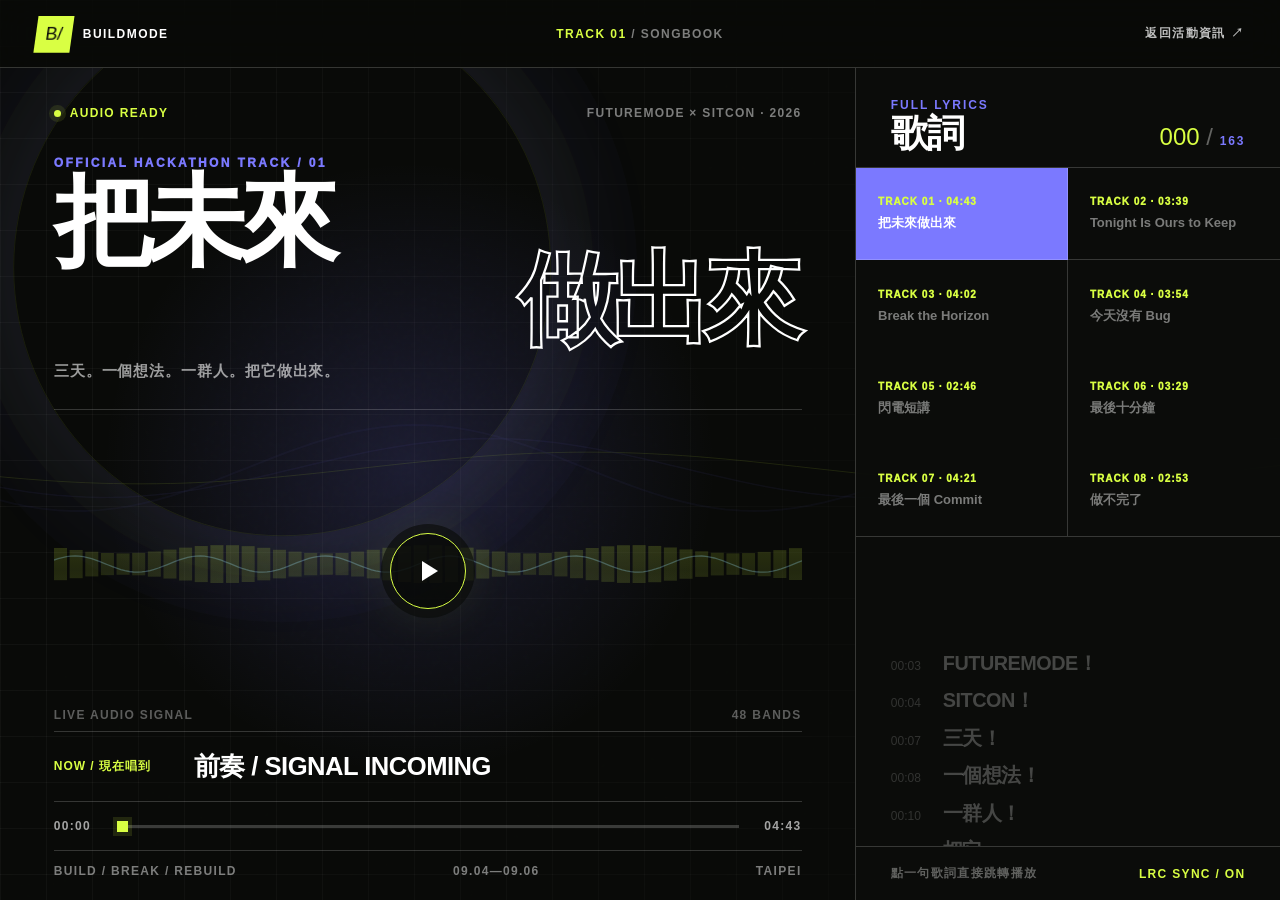
<file: anthem.html>
<!doctype html>
<html lang="zh-Hant">
  <head>
    <meta charset="UTF-8" />
    <script async src="https://www.googletagmanager.com/gtm.js?id=GTM-NWJD4852"></script>
    <script>
      window.dataLayer = window.dataLayer || [];
      function gtag(){dataLayer.push(arguments);}
      gtag('js', new Date());
    </script>
    <meta name="viewport" content="width=device-width, initial-scale=1.0" />
    <meta name="description" content="BUILDMODE GEN-AI HACKATHON 2026 SONGBOOK，收錄八首活動歌曲與同步歌詞。" />
    <meta name="theme-color" content="#090a08" />
    <meta property="og:title" content="BUILDMODE SONGBOOK｜Hackathon Tracks" />
    <meta property="og:description" content="FUTUREMODE × SITCON，八首歌記下三天一起完成作品的時刻。" />
    <title>BUILDMODE SONGBOOK｜Hackathon Tracks</title>
    <link rel="stylesheet" href="anthem.css" />
    <script src="anthem.js?v=c4c36e7" defer></script>
  </head>
  <body>
    <a class="skip-link" href="#anthem-main">跳至播放器</a>
    <canvas id="ambient-canvas" class="ambient-canvas" aria-hidden="true"></canvas>
    <div class="page-grid" aria-hidden="true"></div>
    <div class="page-noise" aria-hidden="true"></div>

    <header class="anthem-header">
      <a class="anthem-brand" href="index.html" aria-label="返回 BUILDMODE 活動資訊首頁">
        <span aria-hidden="true">B/</span>
        <strong>BUILDMODE</strong>
      </a>
      <p><span id="track-index">TRACK 01</span> / SONGBOOK</p>
      <a class="back-link" href="index.html">返回活動資訊 <span aria-hidden="true">↗</span></a>
    </header>

    <main id="anthem-main" class="anthem-layout">
      <section class="anthem-stage" aria-labelledby="anthem-title">
        <div class="stage-status">
          <span><i id="status-dot" aria-hidden="true"></i><b id="audio-status">AUDIO READY</b></span>
          <span>FUTUREMODE × SITCON · 2026</span>
        </div>

        <div class="title-block">
          <p id="title-kicker" class="title-kicker">OFFICIAL HACKATHON TRACK / 01</p>
          <h1 id="anthem-title">
            <span id="track-title-first">把未來</span>
            <span id="track-title-second" class="title-outline">做出來</span>
          </h1>
          <p id="title-note" class="title-note">三天。一個想法。一群人。把它做出來。</p>
        </div>

        <div class="visualizer" data-playing="false">
          <canvas id="wave-canvas" aria-hidden="true"></canvas>
          <div class="visualizer-rings" aria-hidden="true"><i></i><i></i><i></i></div>
          <button id="play-button" class="play-button" type="button" aria-label="播放〈把未來做出來〉">
            <span class="play-icon" aria-hidden="true"></span>
          </button>
          <div class="visualizer-label" aria-hidden="true"><span>LIVE AUDIO SIGNAL</span><span>48 BANDS</span></div>
        </div>

        <div class="current-lyric" aria-live="polite">
          <span>NOW / 現在唱到</span>
          <strong id="current-lyric">按下播放，把未來做出來。</strong>
        </div>

        <div class="player-controls">
          <time id="current-time" datetime="PT0S">00:00</time>
          <label class="seek-label">
            <span class="sr-only">歌曲進度</span>
            <input id="seek-control" type="range" min="0" max="1000" value="0" aria-valuetext="00:00 / --:--" />
          </label>
          <time id="duration" datetime="">--:--</time>
        </div>
        <audio id="anthem-audio" preload="metadata" playsinline>
          <source src="assets/audio/把未來做出來.mp3" type="audio/mpeg" />
          你的瀏覽器不支援音訊播放。
        </audio>

        <div class="stage-footer" aria-hidden="true">
          <span>BUILD / BREAK / REBUILD</span>
          <span>09.04—09.06</span>
          <span>TAIPEI</span>
        </div>
      </section>

      <aside class="lyrics-panel" aria-labelledby="lyrics-title">
        <header class="lyrics-header">
          <div>
            <span>FULL LYRICS</span>
            <h2 id="lyrics-title">歌詞</h2>
          </div>
          <p><b id="lyric-position">000</b> / <span id="lyric-total">---</span></p>
        </header>
        <div id="track-switcher" class="track-switcher" role="tablist" aria-label="選擇歌曲">
          <button type="button" role="tab" data-track-index="0" aria-selected="true" aria-controls="lyrics-list">
            <small>TRACK 01 · 04:43</small><strong>把未來做出來</strong>
          </button>
          <button type="button" role="tab" data-track-index="1" aria-selected="false" aria-controls="lyrics-list" tabindex="-1">
            <small>TRACK 02 · 03:39</small><strong lang="en">Tonight Is Ours to Keep</strong>
          </button>
          <button type="button" role="tab" data-track-index="2" aria-selected="false" aria-controls="lyrics-list" tabindex="-1">
            <small>TRACK 03 · 04:02</small><strong lang="en">Break the Horizon</strong>
          </button>
          <button type="button" role="tab" data-track-index="3" aria-selected="false" aria-controls="lyrics-list" tabindex="-1">
            <small>TRACK 04 · 03:54</small><strong>今天沒有 Bug</strong>
          </button>
          <button type="button" role="tab" data-track-index="4" aria-selected="false" aria-controls="lyrics-list" tabindex="-1">
            <small>TRACK 05 · 02:46</small><strong>閃電短講</strong>
          </button>
          <button type="button" role="tab" data-track-index="5" aria-selected="false" aria-controls="lyrics-list" tabindex="-1">
            <small>TRACK 06 · 03:29</small><strong>最後十分鐘</strong>
          </button>
          <button type="button" role="tab" data-track-index="6" aria-selected="false" aria-controls="lyrics-list" tabindex="-1">
            <small>TRACK 07 · 04:21</small><strong>最後一個 Commit</strong>
          </button>
          <button type="button" role="tab" data-track-index="7" aria-selected="false" aria-controls="lyrics-list" tabindex="-1">
            <small>TRACK 08 · 02:53</small><strong>做不完了</strong>
          </button>
        </div>
        <div id="lyrics-scroll" class="lyrics-scroll" tabindex="0" aria-label="〈把未來做出來〉完整歌詞">
          <ol id="lyrics-list" class="lyrics-list" aria-live="polite">
            <li class="lyrics-loading">LOADING LYRICS<span>...</span></li>
          </ol>
        </div>
        <footer class="lyrics-footer">
          <span>點一句歌詞直接跳轉播放</span>
          <span>LRC SYNC / ON</span>
        </footer>
      </aside>
    </main>
  </body>
</html>
</file>
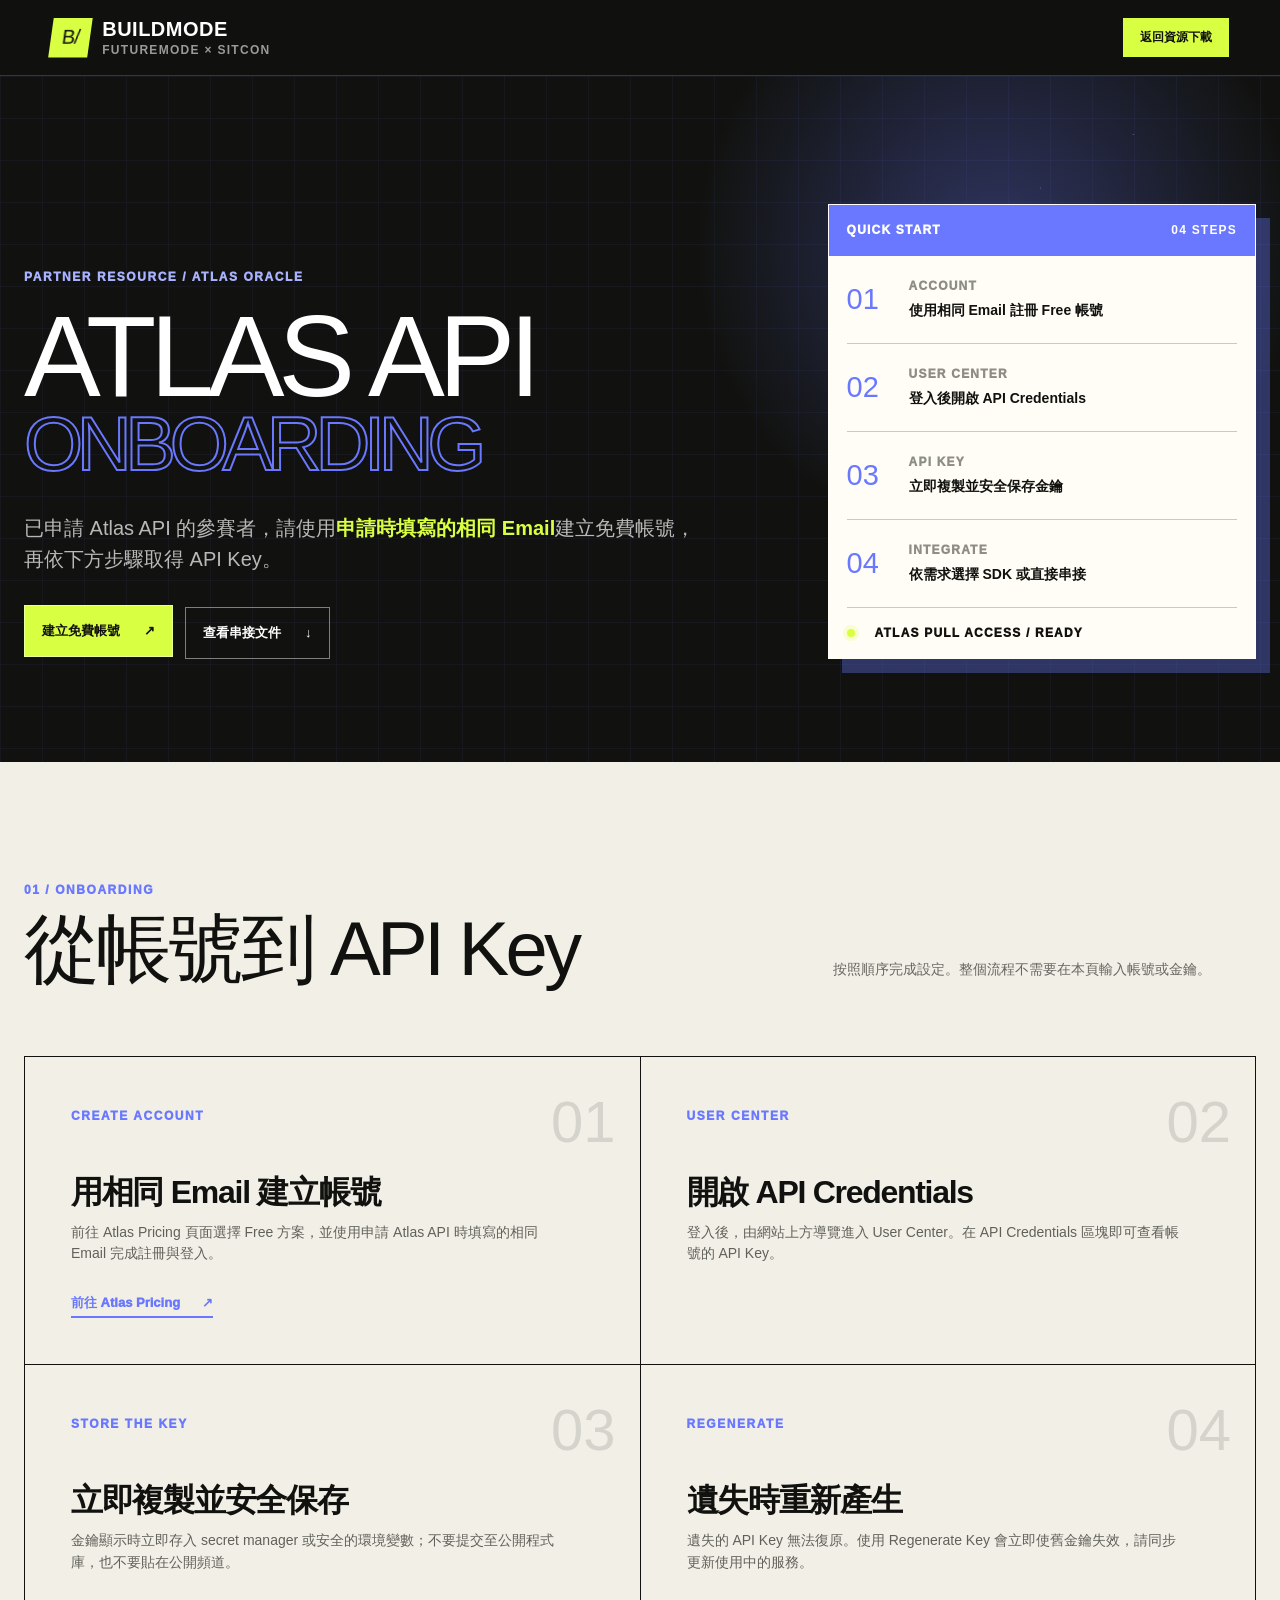
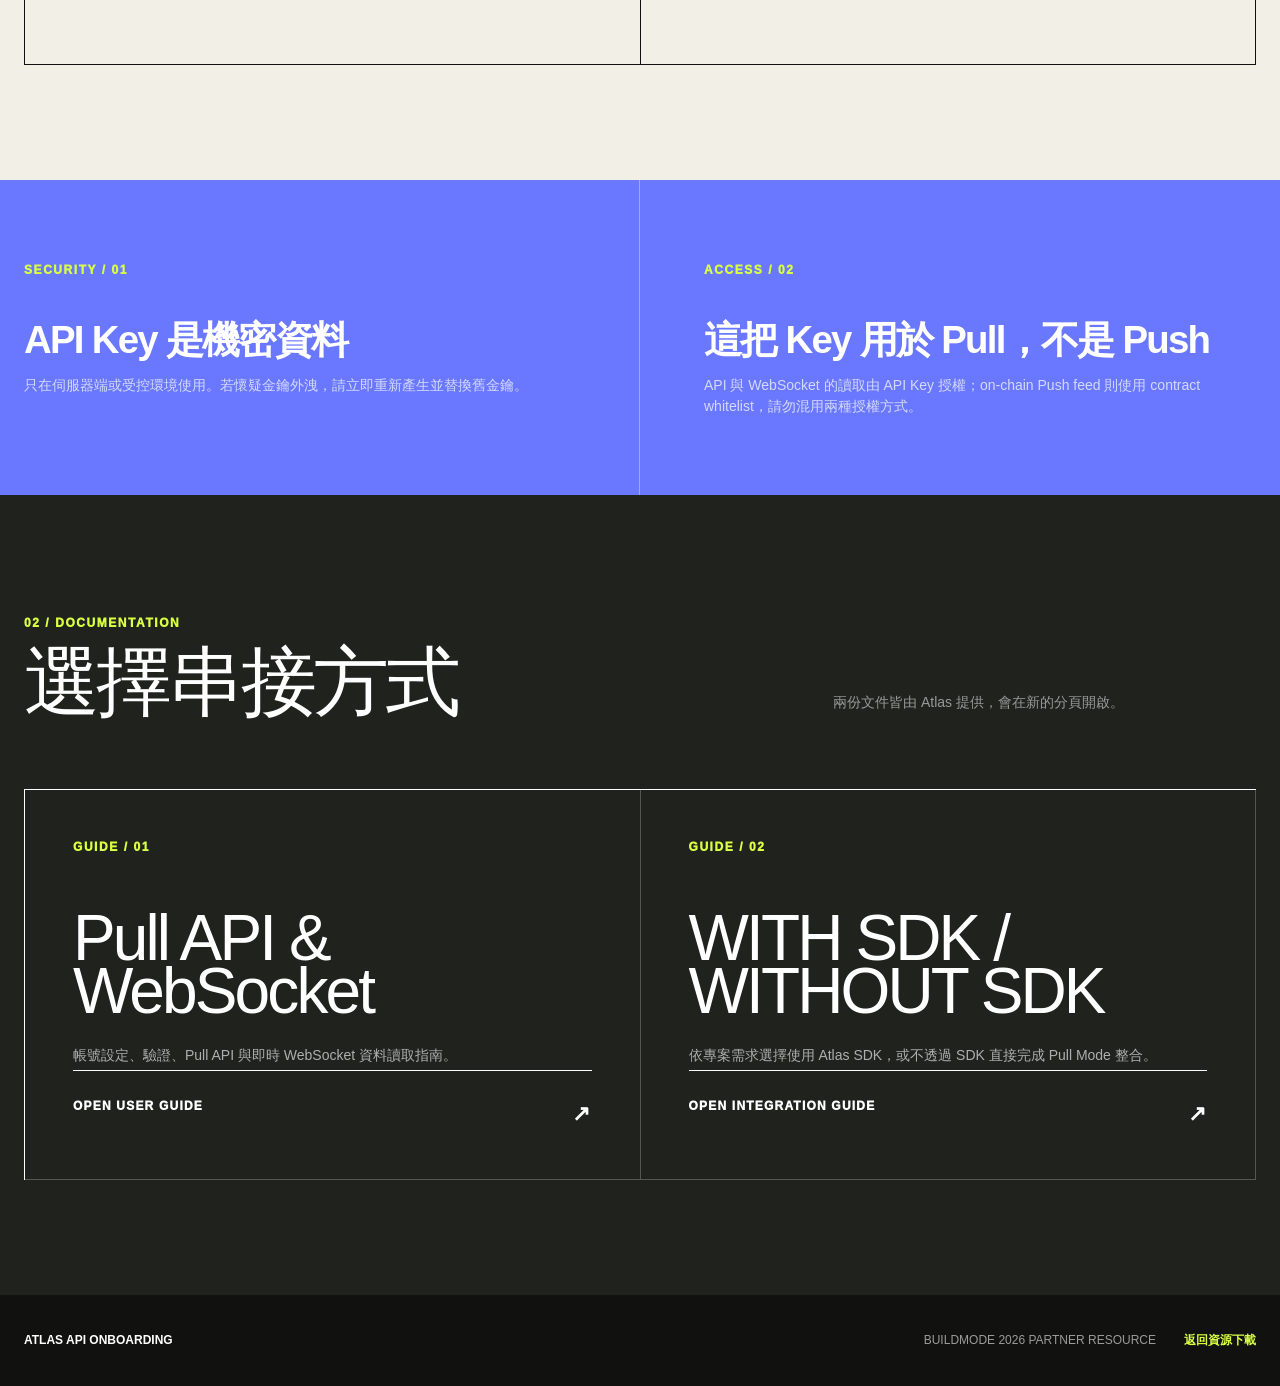
<file: atlas.html>
<!doctype html>
<html lang="zh-Hant">
  <head>
    <meta charset="UTF-8" />
    <script async src="https://www.googletagmanager.com/gtm.js?id=GTM-NWJD4852"></script>
    <script>
      window.dataLayer = window.dataLayer || [];
      function gtag(){dataLayer.push(arguments);}
      gtag('js', new Date());
    </script>
    <meta name="viewport" content="width=device-width, initial-scale=1.0" />
    <meta name="description" content="BUILDMODE 參賽者 Atlas API 帳號註冊、API Key 與 Pull API、WebSocket 串接指南。" />
    <meta name="theme-color" content="#11120f" />
    <meta property="og:title" content="Atlas API 使用指南｜BUILDMODE 2026" />
    <meta property="og:description" content="使用申請時的相同 Email 建立免費帳號，取得 API Key 並開始串接 Atlas。" />
    <title>Atlas API 使用指南｜BUILDMODE 2026</title>
    <link rel="stylesheet" href="styles.css" />
  </head>
  <body class="atlas-body">
    <a class="skip-link" href="#atlas-main">跳至 Atlas API 使用指南</a>

    <header class="site-header results-header">
      <a class="brand" href="index.html" aria-label="BUILDMODE 回到首頁">
        <span class="brand-mark" aria-hidden="true">B/</span>
        <span>
          <strong>BUILDMODE</strong>
          <small>FUTUREMODE × SITCON</small>
        </span>
      </a>
      <a class="results-back" href="index.html#resources">返回資源下載</a>
    </header>

    <main id="atlas-main" class="atlas-page">
      <section class="atlas-hero" aria-labelledby="atlas-title">
        <div class="atlas-hero-copy">
          <p class="atlas-kicker">PARTNER RESOURCE / ATLAS ORACLE</p>
          <h1 id="atlas-title"><span>ATLAS API</span><em>ONBOARDING</em></h1>
          <p>
            已申請 Atlas API 的參賽者，請使用<strong>申請時填寫的相同 Email</strong>建立免費帳號，再依下方步驟取得 API Key。
          </p>
          <div class="atlas-actions">
            <a class="atlas-button atlas-button--primary" href="https://atlasoracle.io/pricing" target="_blank" rel="noreferrer">建立免費帳號 <span aria-hidden="true">↗</span></a>
            <a class="atlas-button" href="#atlas-guides">查看串接文件 <span aria-hidden="true">↓</span></a>
          </div>
        </div>

        <aside class="atlas-quick-start" aria-label="Atlas 快速開始">
          <header><span>QUICK START</span><b>04 STEPS</b></header>
          <ol>
            <li><span>01</span><div><small>ACCOUNT</small><strong>使用相同 Email 註冊 Free 帳號</strong></div></li>
            <li><span>02</span><div><small>USER CENTER</small><strong>登入後開啟 API Credentials</strong></div></li>
            <li><span>03</span><div><small>API KEY</small><strong>立即複製並安全保存金鑰</strong></div></li>
            <li><span>04</span><div><small>INTEGRATE</small><strong>依需求選擇 SDK 或直接串接</strong></div></li>
          </ol>
          <p><i aria-hidden="true"></i> ATLAS PULL ACCESS / READY</p>
        </aside>
      </section>

      <section class="atlas-guide-section" aria-labelledby="atlas-steps-title">
        <header class="atlas-section-head">
          <div><span>01 / ONBOARDING</span><h2 id="atlas-steps-title">從帳號到 API Key</h2></div>
          <p>按照順序完成設定。整個流程不需要在本頁輸入帳號或金鑰。</p>
        </header>

        <ol class="atlas-step-grid">
          <li>
            <span class="atlas-step-no">01</span>
            <small>CREATE ACCOUNT</small>
            <h3>用相同 Email 建立帳號</h3>
            <p>前往 Atlas Pricing 頁面選擇 Free 方案，並使用申請 Atlas API 時填寫的相同 Email 完成註冊與登入。</p>
            <a href="https://atlasoracle.io/pricing" target="_blank" rel="noreferrer">前往 Atlas Pricing <span aria-hidden="true">↗</span></a>
          </li>
          <li>
            <span class="atlas-step-no">02</span>
            <small>USER CENTER</small>
            <h3>開啟 API Credentials</h3>
            <p>登入後，由網站上方導覽進入 User Center。在 API Credentials 區塊即可查看帳號的 API Key。</p>
          </li>
          <li>
            <span class="atlas-step-no">03</span>
            <small>STORE THE KEY</small>
            <h3>立即複製並安全保存</h3>
            <p>金鑰顯示時立即存入 secret manager 或安全的環境變數；不要提交至公開程式庫，也不要貼在公開頻道。</p>
          </li>
          <li>
            <span class="atlas-step-no">04</span>
            <small>REGENERATE</small>
            <h3>遺失時重新產生</h3>
            <p>遺失的 API Key 無法復原。使用 Regenerate Key 會立即使舊金鑰失效，請同步更新使用中的服務。</p>
          </li>
        </ol>
      </section>

      <section class="atlas-guardrails" aria-label="Atlas API 使用提醒">
        <article>
          <span>SECURITY / 01</span>
          <h2>API Key 是機密資料</h2>
          <p>只在伺服器端或受控環境使用。若懷疑金鑰外洩，請立即重新產生並替換舊金鑰。</p>
        </article>
        <article>
          <span>ACCESS / 02</span>
          <h2>這把 Key 用於 Pull，不是 Push</h2>
          <p>API 與 WebSocket 的讀取由 API Key 授權；on-chain Push feed 則使用 contract whitelist，請勿混用兩種授權方式。</p>
        </article>
      </section>

      <section id="atlas-guides" class="atlas-doc-section" aria-labelledby="atlas-guides-title">
        <header class="atlas-section-head atlas-section-head--dark">
          <div><span>02 / DOCUMENTATION</span><h2 id="atlas-guides-title">選擇串接方式</h2></div>
          <p>兩份文件皆由 Atlas 提供，會在新的分頁開啟。</p>
        </header>
        <div class="atlas-doc-grid">
          <a href="https://docs.google.com/document/d/12O8CZ428h0gYwD86nWvXNzpMHk_S_lEzJtoPO-a0RwM/edit?usp=sharing" target="_blank" rel="noreferrer">
            <small>GUIDE / 01</small>
            <strong>Pull API &amp;<br />WebSocket</strong>
            <p>帳號設定、驗證、Pull API 與即時 WebSocket 資料讀取指南。</p>
            <span>OPEN USER GUIDE <b aria-hidden="true">↗</b></span>
          </a>
          <a href="https://docs.google.com/document/d/10ry1L-Vk14qViVjfcJ7J2A1pI6JcJCEbfoYxyZRoX5s/edit?usp=sharing" target="_blank" rel="noreferrer">
            <small>GUIDE / 02</small>
            <strong>WITH SDK /<br />WITHOUT SDK</strong>
            <p>依專案需求選擇使用 Atlas SDK，或不透過 SDK 直接完成 Pull Mode 整合。</p>
            <span>OPEN INTEGRATION GUIDE <b aria-hidden="true">↗</b></span>
          </a>
        </div>
      </section>
    </main>

    <footer class="results-footer atlas-footer">
      <strong>ATLAS API ONBOARDING</strong>
      <span>BUILDMODE 2026 PARTNER RESOURCE</span>
      <a href="index.html#resources">返回資源下載</a>
    </footer>
  </body>
</html>
</file>
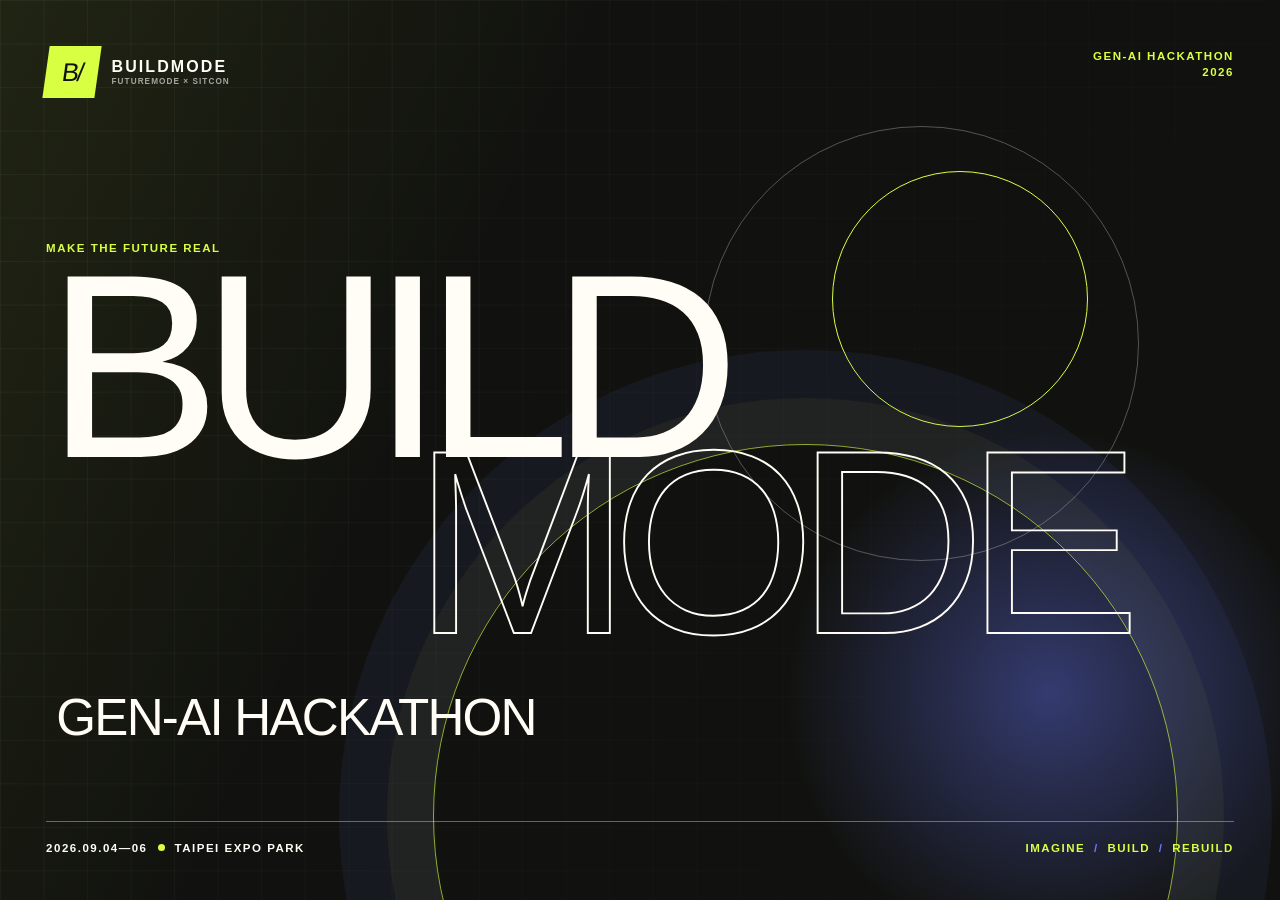
<file: backdrop.html>
<!doctype html>
<html lang="zh-Hant">
  <head>
    <meta charset="UTF-8" />
    <script async src="https://www.googletagmanager.com/gtm.js?id=GTM-NWJD4852"></script>
    <script>
      window.dataLayer = window.dataLayer || [];
      function gtag(){dataLayer.push(arguments);}
      gtag('js', new Date());
    </script>
    <meta name="viewport" content="width=device-width, initial-scale=1.0" />
    <meta name="theme-color" content="#11120f" />
    <meta name="description" content="BUILDMODE GEN-AI HACKATHON 2026 活動背板。" />
    <title>BUILDMODE GEN-AI HACKATHON 2026｜活動背板</title>
    <link rel="stylesheet" href="backdrop.css" />
  </head>
  <body>
    <main class="backdrop" aria-labelledby="backdrop-title">
      <div class="backdrop-grid" aria-hidden="true"></div>
      <div class="backdrop-orbit backdrop-orbit--large" aria-hidden="true"></div>
      <div class="backdrop-orbit backdrop-orbit--small" aria-hidden="true"></div>

      <header class="backdrop-header">
        <div class="brand-lockup">
          <span class="brand-mark" aria-hidden="true">B/</span>
          <div><strong>BUILDMODE</strong><small>FUTUREMODE × SITCON</small></div>
        </div>
        <p>GEN-AI HACKATHON<br />2026</p>
      </header>

      <section class="backdrop-title">
        <p class="title-kicker">MAKE THE FUTURE REAL</p>
        <h1 id="backdrop-title"><span>BUILD</span><span>MODE</span></h1>
        <p class="title-subtitle">GEN-AI HACKATHON</p>
      </section>

      <footer class="backdrop-footer">
        <div class="event-detail"><span>2026.09.04—06</span><i aria-hidden="true"></i><span>TAIPEI EXPO PARK</span></div>
        <p>IMAGINE <b>/</b> BUILD <b>/</b> REBUILD</p>
      </footer>
    </main>
  </body>
</html>
</file>
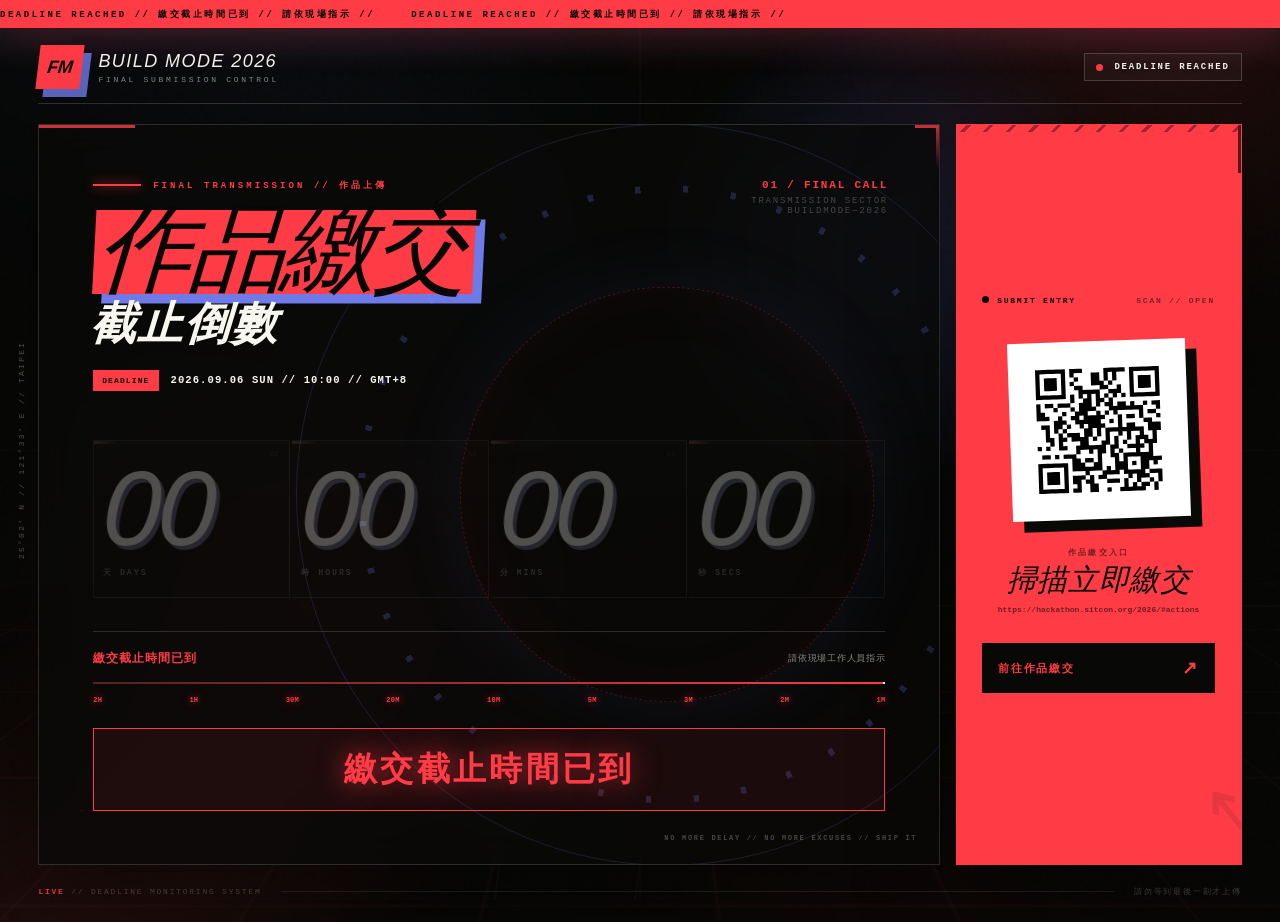
<file: countdown.html>
<!DOCTYPE html>
<html lang="zh-Hant">
<head>
<meta charset="UTF-8">
<script async src="https://www.googletagmanager.com/gtm.js?id=GTM-NWJD4852"></script>
<script>
  window.dataLayer = window.dataLayer || [];
  function gtag(){dataLayer.push(arguments);}
  gtag('js', new Date());
</script>
<meta name="viewport" content="width=device-width, initial-scale=1.0">
<title>作品繳交截止倒數｜BUILD MODE 2026</title>
<style>
  * { box-sizing: border-box; margin: 0; padding: 0; }

  :root {
    color-scheme: dark;
    --ink: #f5fffd;
    --muted: #78908d;
    --line: rgba(107, 255, 226, .2);
    --accent: #63ffe4;
    --accent-rgb: 99, 255, 228;
    --tempo: 12s;
    --pulse: 3.2s;
    --ticker: 22s;
    --spark-opacity: .18;
  }

  html { min-height: 100%; background: #020708; }

  body {
    min-height: 100dvh;
    overflow-x: hidden;
    position: relative;
    color: var(--ink);
    background: #020708;
    font-family: Inter, "SF Pro Display", -apple-system, BlinkMacSystemFont, "PingFang TC", "Noto Sans TC", "Microsoft JhengHei", sans-serif;
  }

  body.u-hours {
    --accent: #d7ff68;
    --accent-rgb: 215, 255, 104;
    --line: rgba(215, 255, 104, .28);
    --tempo: 8s;
    --pulse: 2.2s;
    --ticker: 16s;
    --spark-opacity: .34;
  }

  body.u-min10 {
    --accent: #ffbd4a;
    --accent-rgb: 255, 189, 74;
    --line: rgba(255, 189, 74, .35);
    --tempo: 5s;
    --pulse: 1.45s;
    --ticker: 11s;
    --spark-opacity: .52;
  }

  body.u-min,
  body.u-final,
  body.done {
    --accent: #ff3d5a;
    --accent-rgb: 255, 61, 90;
    --line: rgba(255, 61, 90, .45);
    --tempo: 2.5s;
    --pulse: .8s;
    --ticker: 7s;
    --spark-opacity: .8;
  }

  body.u-final { --tempo: .9s; --pulse: .42s; --ticker: 4s; --spark-opacity: 1; }

  .backdrop,
  .backdrop > div,
  .vignette,
  .alarm-flash,
  #embers {
    position: fixed;
    inset: 0;
    pointer-events: none;
  }

  .backdrop { z-index: 0; overflow: hidden; background: radial-gradient(circle at 52% 42%, #092224 0, #031011 43%, #020708 76%); }

  .aurora {
    inset: -45vmax !important;
    opacity: .45;
    filter: blur(70px);
    background: conic-gradient(from 90deg at 50% 50%, transparent 0 22%, rgba(var(--accent-rgb), .2) 32%, transparent 42% 72%, rgba(var(--accent-rgb), .12) 82%, transparent 92%);
    animation: orbit var(--tempo) linear infinite;
    transition: opacity .5s;
  }

  .orb {
    width: 34vw;
    height: 34vw;
    border-radius: 50%;
    opacity: .2;
    filter: blur(90px);
    background: rgb(var(--accent-rgb));
    animation: float var(--tempo) ease-in-out infinite alternate;
  }

  .orb-a { top: -18vw !important; right: -8vw !important; left: auto !important; bottom: auto !important; }
  .orb-b { top: auto !important; right: auto !important; bottom: -24vw !important; left: -10vw !important; animation-delay: -4s; }

  .grid {
    inset: 43% -25% -55% !important;
    opacity: .42;
    background-image: linear-gradient(rgba(var(--accent-rgb), .14) 1px, transparent 1px), linear-gradient(90deg, rgba(var(--accent-rgb), .14) 1px, transparent 1px);
    background-size: 72px 52px;
    transform: perspective(580px) rotateX(65deg);
    transform-origin: top;
    animation: gridFlow var(--tempo) linear infinite;
    mask-image: linear-gradient(to bottom, transparent, #000 32%);
  }

  .scan-beam {
    top: -20vh !important;
    height: 18vh;
    background: linear-gradient(transparent, rgba(var(--accent-rgb), .035), rgba(var(--accent-rgb), .11), transparent);
    animation: scan 7s linear infinite;
  }

  .grain {
    opacity: .16;
    background-image: url("data:image/svg+xml,%3Csvg viewBox='0 0 180 180' xmlns='http://www.w3.org/2000/svg'%3E%3Cfilter id='n'%3E%3CfeTurbulence type='fractalNoise' baseFrequency='.9' numOctaves='3' stitchTiles='stitch'/%3E%3C/filter%3E%3Crect width='100%25' height='100%25' filter='url(%23n)' opacity='.35'/%3E%3C/svg%3E");
    mix-blend-mode: soft-light;
  }

  .vignette {
    z-index: 4;
    opacity: 0;
    background: radial-gradient(ellipse at center, transparent 48%, rgba(255, 20, 50, .42) 100%);
    transition: opacity .6s;
  }

  body.u-min10 .vignette { opacity: .28; }
  body.u-min .vignette,
  body.u-final .vignette { opacity: 1; animation: heartbeat var(--pulse) ease-in-out infinite; }

  .edge-signal {
    position: fixed;
    z-index: 3;
    top: 0;
    bottom: 0;
    width: 8px;
    opacity: 0;
    pointer-events: none;
    background: linear-gradient(transparent, var(--accent), transparent);
    filter: blur(3px);
  }

  .edge-signal.left { left: 0; }
  .edge-signal.right { right: 0; animation-delay: -.4s !important; }
  body.u-min .edge-signal,
  body.u-final .edge-signal { animation: edgeFlash var(--pulse) linear infinite; }

  .alert-strip {
    position: fixed;
    z-index: 12;
    top: 0;
    left: 0;
    right: 0;
    height: 34px;
    display: flex;
    align-items: center;
    overflow: hidden;
    pointer-events: none;
    color: #06100f;
    background: var(--accent);
    box-shadow: 0 0 30px rgba(var(--accent-rgb), .45);
    opacity: 0;
    transform: translateY(-100%);
    transition: opacity .35s, transform .35s, background .5s;
  }

  body.u-hours .alert-strip,
  body.u-min10 .alert-strip,
  body.u-min .alert-strip,
  body.u-final .alert-strip,
  body.done .alert-strip { opacity: 1; transform: none; }

  .alert-track { display: flex; width: max-content; white-space: nowrap; animation: marquee var(--ticker) linear infinite; }
  .alert-track span { padding-right: 4em; font-family: "SFMono-Regular", Consolas, monospace; font-size: 11px; font-weight: 900; letter-spacing: .23em; }

  #embers { z-index: 1; overflow: hidden; }

  .ember {
    position: absolute;
    bottom: -14px;
    display: block;
    border-radius: 50%;
    opacity: 0;
    background: radial-gradient(circle, rgba(var(--accent-rgb), 1), rgba(var(--accent-rgb), 0) 70%);
    animation: emberRise linear infinite;
  }

  .alarm-flash { z-index: 10; opacity: 0; background: rgba(255, 0, 35, .16); }
  body.done .alarm-flash { animation: alarmFlash .75s linear infinite; }

  .shell {
    position: relative;
    z-index: 2;
    width: min(94vw, 1760px);
    min-height: 100dvh;
    margin: 0 auto;
    padding: clamp(46px, 5vh, 74px) 0 clamp(22px, 3vh, 36px);
    display: flex;
    flex-direction: column;
    justify-content: center;
    gap: clamp(20px, 3vh, 34px);
  }

  .topbar,
  .footer-bar {
    display: flex;
    align-items: center;
    justify-content: space-between;
    gap: 20px;
  }

  .brand { display: flex; align-items: center; gap: 14px; }

  .brand-mark {
    width: 46px;
    height: 46px;
    display: grid;
    place-items: center;
    border: 1px solid var(--accent);
    color: #06100f;
    background: var(--accent);
    box-shadow: 0 0 24px rgba(var(--accent-rgb), .3);
    font-family: "SFMono-Regular", Consolas, monospace;
    font-size: 13px;
    font-weight: 900;
    letter-spacing: -.08em;
    transition: background .5s, border-color .5s;
  }

  .brand-copy b,
  .brand-copy span { display: block; }
  .brand-copy b { font-size: 13px; letter-spacing: .22em; }
  .brand-copy span { margin-top: 4px; color: var(--muted); font-family: "SFMono-Regular", Consolas, monospace; font-size: 9px; letter-spacing: .28em; }

  .system-state {
    display: flex;
    align-items: center;
    gap: 11px;
    color: var(--accent);
    font-family: "SFMono-Regular", Consolas, monospace;
    font-size: 11px;
    font-weight: 800;
    letter-spacing: .18em;
  }

  .system-state i {
    width: 9px;
    height: 9px;
    border-radius: 50%;
    background: var(--accent);
    box-shadow: 0 0 0 0 rgba(var(--accent-rgb), .7);
    animation: signal var(--pulse) ease-out infinite;
  }

  .dashboard {
    display: grid;
    grid-template-columns: minmax(0, 1fr) clamp(300px, 22vw, 370px);
    gap: clamp(18px, 2vw, 34px);
    align-items: stretch;
  }

  .stage,
  .submit-panel {
    position: relative;
    overflow: hidden;
    border: 1px solid var(--line);
    background: linear-gradient(145deg, rgba(8, 25, 27, .91), rgba(3, 11, 13, .93));
    box-shadow: inset 0 1px rgba(255, 255, 255, .04), 0 30px 90px rgba(0, 0, 0, .38), 0 0 55px rgba(var(--accent-rgb), .05);
    backdrop-filter: blur(15px);
    transition: border-color .5s, box-shadow .5s;
  }

  .stage { min-width: 0; padding: clamp(28px, 4vw, 66px); }
  .stage::before,
  .submit-panel::before {
    content: '';
    position: absolute;
    inset: 0;
    pointer-events: none;
    background: linear-gradient(90deg, var(--accent) 0 64px, transparent 64px calc(100% - 64px), var(--accent) calc(100% - 64px)) top / 100% 2px no-repeat;
    opacity: .8;
  }

  .stage::after {
    content: 'SUBMISSION // 2026';
    position: absolute;
    top: 24px;
    right: -51px;
    width: 180px;
    padding: 5px 0;
    transform: rotate(45deg);
    color: rgba(var(--accent-rgb), .8);
    border-block: 1px solid var(--line);
    font-family: "SFMono-Regular", Consolas, monospace;
    font-size: 7px;
    font-weight: 900;
    letter-spacing: .22em;
    text-align: center;
  }

  .eyebrow {
    display: flex;
    align-items: center;
    gap: 12px;
    margin-bottom: 12px;
    color: var(--accent);
    font-family: "SFMono-Regular", Consolas, monospace;
    font-size: clamp(9px, .75vw, 12px);
    font-weight: 800;
    letter-spacing: .3em;
  }

  .eyebrow::before { content: ''; width: 28px; height: 2px; background: var(--accent); box-shadow: 0 0 12px var(--accent); }

  h1 {
    display: flex;
    align-items: baseline;
    flex-wrap: wrap;
    gap: .18em;
    font-size: clamp(42px, 5.3vw, 96px);
    font-weight: 950;
    line-height: .98;
    letter-spacing: -.055em;
  }

  h1 .accent { color: var(--accent); text-shadow: 0 0 34px rgba(var(--accent-rgb), .35); }
  h1 em { color: rgba(245, 255, 253, .42); font-size: .5em; font-style: normal; font-weight: 750; letter-spacing: .04em; }
  body.u-final h1 { animation: titleGlitch .65s steps(1) infinite; }

  .target-time {
    display: flex;
    align-items: center;
    gap: 12px;
    margin-top: clamp(15px, 2vh, 24px);
    color: var(--muted);
    font-family: "SFMono-Regular", Consolas, monospace;
    font-size: clamp(10px, .8vw, 13px);
    letter-spacing: .15em;
  }

  .target-time b { color: var(--ink); font-size: 1.18em; letter-spacing: .1em; }
  .target-time::before { content: 'DEADLINE'; padding: 5px 8px; color: #06100f; background: var(--accent); font-size: 8px; font-weight: 900; letter-spacing: .14em; }

  .countdown {
    display: grid;
    grid-template-columns: repeat(4, minmax(0, 1fr));
    gap: clamp(7px, 1vw, 14px);
    margin-top: clamp(26px, 4vh, 48px);
  }

  .unit {
    position: relative;
    min-width: 0;
    padding: clamp(15px, 2.2vw, 30px) clamp(5px, .8vw, 14px) clamp(12px, 1.4vw, 20px);
    overflow: hidden;
    border: 1px solid rgba(var(--accent-rgb), .17);
    background: linear-gradient(180deg, rgba(var(--accent-rgb), .075), rgba(0, 0, 0, .12));
    text-align: center;
  }

  .unit::before {
    content: '';
    position: absolute;
    top: 0;
    left: -100%;
    width: 80%;
    height: 2px;
    background: linear-gradient(90deg, transparent, var(--accent), transparent);
    animation: cellScan var(--tempo) linear infinite;
  }

  .unit::after {
    content: attr(data-index);
    position: absolute;
    top: 8px;
    right: 9px;
    color: rgba(var(--accent-rgb), .35);
    font-family: "SFMono-Regular", Consolas, monospace;
    font-size: 8px;
  }

  .num {
    min-height: 1.05em;
    display: flex;
    justify-content: center;
    color: var(--ink);
    font-family: "SFMono-Regular", "Roboto Mono", Consolas, monospace;
    font-size: clamp(46px, 7.7vw, 138px);
    font-weight: 800;
    font-variant-numeric: tabular-nums;
    line-height: .9;
    letter-spacing: -.1em;
    text-shadow: 0 0 24px rgba(var(--accent-rgb), .22);
    transition: color .35s, text-shadow .35s;
  }

  .digit { display: inline-block; min-width: .61em; }
  .digit.roll { animation: rollIn .45s cubic-bezier(.2, .9, .3, 1.2) both; }
  .num.punch { animation: punch .38s cubic-bezier(.2, .9, .3, 1.25); }

  .label {
    display: block;
    margin-top: 14px;
    color: var(--accent);
    font-family: "SFMono-Regular", Consolas, monospace;
    font-size: clamp(9px, .8vw, 12px);
    font-weight: 900;
    letter-spacing: .34em;
  }

  .colon { display: none; }
  body.u-min10 .seconds,
  body.u-min .minutes,
  body.u-min .seconds,
  body.u-final .unit { border-color: rgba(var(--accent-rgb), .7); animation: cellPulse var(--pulse) ease-in-out infinite; }
  body.u-min10 .seconds .num,
  body.u-min .minutes .num,
  body.u-min .seconds .num,
  body.u-final .num { color: var(--accent); text-shadow: 0 0 15px rgba(var(--accent-rgb), .9), 0 0 52px rgba(var(--accent-rgb), .55); }

  .phase-board {
    margin-top: clamp(22px, 3.2vh, 38px);
    padding-top: clamp(16px, 2vh, 23px);
    border-top: 1px solid var(--line);
  }

  .phase-head { display: flex; align-items: center; justify-content: space-between; gap: 16px; }
  .phase-head b { color: var(--accent); font-size: clamp(13px, 1vw, 17px); letter-spacing: .08em; }
  .phase-head span { color: var(--muted); font-size: clamp(10px, .75vw, 12px); letter-spacing: .08em; text-align: right; }

  .phase-track { height: 5px; margin: 13px 0 10px; overflow: hidden; background: rgba(255, 255, 255, .07); }
  .phase-fill {
    display: block;
    width: var(--phase-progress, 4%);
    height: 100%;
    position: relative;
    background: linear-gradient(90deg, rgba(var(--accent-rgb), .25), var(--accent));
    box-shadow: 0 0 18px rgba(var(--accent-rgb), .75);
    transition: width .8s cubic-bezier(.2, .9, .3, 1), background .5s;
  }

  .phase-fill::after { content: ''; position: absolute; top: -4px; right: 0; width: 2px; height: 13px; background: #fff; box-shadow: 0 0 10px var(--accent); }
  .phase-steps { display: flex; justify-content: space-between; gap: 3px; color: rgba(255, 255, 255, .24); font-family: "SFMono-Regular", Consolas, monospace; font-size: clamp(7px, .55vw, 9px); font-weight: 900; letter-spacing: .04em; }
  .phase-steps span { transition: color .35s, text-shadow .35s; }
  .phase-steps span.active { color: var(--accent); text-shadow: 0 0 8px rgba(var(--accent-rgb), .7); }

  .submit-panel {
    padding: clamp(24px, 2.2vw, 38px);
    display: flex;
    flex-direction: column;
    align-items: center;
    justify-content: center;
    text-align: center;
    text-decoration: none;
    color: var(--ink);
  }

  .submit-panel:hover { border-color: var(--accent); box-shadow: inset 0 0 60px rgba(var(--accent-rgb), .06), 0 0 55px rgba(var(--accent-rgb), .18); }
  .submit-kicker { align-self: stretch; display: flex; justify-content: space-between; gap: 12px; color: var(--accent); font-family: "SFMono-Regular", Consolas, monospace; font-size: 9px; font-weight: 900; letter-spacing: .2em; }
  .submit-kicker span:last-child { color: var(--muted); }

  .qr-frame {
    position: relative;
    margin: clamp(22px, 3vh, 34px) 0 24px;
    padding: 12px;
    background: #fff;
    box-shadow: 0 0 0 1px var(--accent), 0 0 38px rgba(var(--accent-rgb), .28);
    transition: box-shadow .5s;
  }

  .qr-frame::before,
  .qr-frame::after { content: ''; position: absolute; inset: -10px; border: 1px solid rgba(var(--accent-rgb), .25); animation: qrOrbit var(--tempo) linear infinite; }
  .qr-frame::after { inset: -18px; border-style: dashed; animation-direction: reverse; }
  .qr-frame img,
  .qr-frame svg,
  .qr-frame canvas { display: block; width: clamp(168px, 13vw, 226px); height: auto; }

  .qr-text small { display: block; color: var(--accent); font-family: "SFMono-Regular", Consolas, monospace; font-size: 9px; font-weight: 900; letter-spacing: .28em; }
  .qr-text strong { display: block; margin-top: 9px; font-size: clamp(23px, 1.7vw, 31px); font-weight: 900; letter-spacing: .08em; }
  .qr-text span { display: block; max-width: 280px; margin-top: 10px; color: var(--muted); font-family: "SFMono-Regular", Consolas, monospace; font-size: clamp(9px, .65vw, 11px); line-height: 1.5; overflow-wrap: anywhere; }

  .submit-cta {
    width: 100%;
    margin-top: clamp(22px, 3vh, 34px);
    padding: 15px 18px;
    display: flex;
    align-items: center;
    justify-content: space-between;
    color: #06100f;
    background: var(--accent);
    font-size: 13px;
    font-weight: 950;
    letter-spacing: .12em;
    transition: background .5s, transform .2s;
  }

  .submit-panel:hover .submit-cta { transform: translateY(-2px); }
  .submit-cta i { font-family: "SFMono-Regular", Consolas, monospace; font-size: 18px; font-style: normal; }

  .done-msg {
    display: none;
    margin-top: 24px;
    padding: 18px 22px;
    color: var(--accent);
    border: 1px solid var(--accent);
    background: rgba(var(--accent-rgb), .08);
    font-size: clamp(22px, 2.6vw, 46px);
    font-weight: 950;
    letter-spacing: .1em;
    text-align: center;
    text-shadow: 0 0 28px rgba(var(--accent-rgb), .7);
  }

  body.done .done-msg { display: block; animation: cellPulse .75s ease-in-out infinite; }
  body.done .countdown { opacity: .3; filter: grayscale(.7); }

  .footer-bar { color: rgba(255, 255, 255, .28); font-family: "SFMono-Regular", Consolas, monospace; font-size: 9px; letter-spacing: .22em; }
  .footer-bar strong { color: var(--accent); font-weight: 900; }

  .final-overlay,
  .phase-impact { position: fixed; inset: 0; z-index: 20; display: grid; place-items: center; pointer-events: none; }
  .final-num { opacity: 0; color: var(--accent); font-family: "SFMono-Regular", Consolas, monospace; font-size: clamp(160px, 42vmin, 520px); font-weight: 950; line-height: 1; text-shadow: 0 0 45px var(--accent), 0 0 140px rgba(var(--accent-rgb), .9); }
  .final-ring { position: absolute; width: 34vmin; height: 34vmin; border: 3px solid var(--accent); border-radius: 50%; opacity: 0; }
  .final-overlay.go .final-num { animation: finalPunch 1s cubic-bezier(.16, 1, .3, 1) both; }
  .final-overlay.go .final-ring { animation: ringOut 1s ease-out both; }

  .phase-impact { z-index: 21; opacity: 0; padding: 5vw; background: rgba(1, 7, 8, .25); }
  .phase-impact span { max-width: 1000px; padding: 22px 36px; color: #06100f; background: var(--accent); box-shadow: 0 0 70px rgba(var(--accent-rgb), .6); font-size: clamp(21px, 3.5vw, 58px); font-weight: 950; letter-spacing: .09em; text-align: center; }
  .phase-impact.go { animation: impactShow 2.4s cubic-bezier(.2, .9, .3, 1) both; }

  @keyframes orbit { to { transform: rotate(360deg); } }
  @keyframes float { to { transform: translate(9vw, 8vh) scale(1.18); } }
  @keyframes gridFlow { to { background-position: 0 52px, 72px 0; } }
  @keyframes scan { to { transform: translateY(140vh); } }
  @keyframes heartbeat { 0%, 44%, 100% { transform: scale(1); } 12% { transform: scale(1.08); } 25% { transform: scale(1.015); } }
  @keyframes edgeFlash { 0%, 42%, 100% { opacity: .8; } 48%, 94% { opacity: 0; } }
  @keyframes marquee { to { transform: translateX(-50%); } }
  @keyframes emberRise { 0% { transform: translate(0, 0) scale(.8); opacity: 0; } 12% { opacity: var(--spark-opacity); } 100% { transform: translate(var(--drift), -110vh) scale(.1); opacity: 0; } }
  @keyframes alarmFlash { 0%, 100% { opacity: .85; } 50% { opacity: 0; } }
  @keyframes signal { 70% { box-shadow: 0 0 0 0 rgba(var(--accent-rgb), .5); } 100% { box-shadow: 0 0 0 13px rgba(var(--accent-rgb), 0); } }
  @keyframes cellScan { to { left: 160%; } }
  @keyframes cellPulse { 50% { box-shadow: inset 0 0 42px rgba(var(--accent-rgb), .12), 0 0 30px rgba(var(--accent-rgb), .18); } }
  @keyframes rollIn { 0% { transform: translateY(.5em) scale(.75); opacity: 0; filter: blur(10px); color: var(--accent); } 60% { transform: translateY(-.04em) scale(1.08); opacity: 1; filter: blur(0); } }
  @keyframes punch { 0% { transform: scale(1.1); filter: brightness(1.8) drop-shadow(0 0 24px var(--accent)); } 100% { transform: scale(1); filter: none; } }
  @keyframes qrOrbit { 50% { transform: rotate(1.5deg) scale(1.03); opacity: .65; } }
  @keyframes titleGlitch { 0%, 82%, 100% { transform: none; } 84% { transform: translate(-4px, 2px) skewX(-5deg); text-shadow: -5px 0 #4fffea, 5px 0 #ff1645; } 88% { transform: translate(4px, -2px) skewX(4deg); } }
  @keyframes finalPunch { 0% { transform: scale(2.5); opacity: 0; filter: blur(25px); } 16%, 75% { transform: scale(1); opacity: 1; filter: blur(0); } 100% { transform: scale(.82); opacity: 0; } }
  @keyframes ringOut { 0% { transform: scale(.2); opacity: 1; } 100% { transform: scale(3); opacity: 0; } }
  @keyframes impactShow { 0% { opacity: 0; transform: scale(1.8); filter: blur(18px); } 12%, 78% { opacity: 1; transform: scale(1); filter: blur(0); } 100% { opacity: 0; transform: scale(.94); filter: blur(6px); } }

  @media (max-width: 900px) {
    .shell { width: min(92vw, 680px); padding-top: 56px; justify-content: flex-start; }
    .dashboard { grid-template-columns: 1fr; }
    .stage { padding: 28px 20px; }
    h1 { display: block; font-size: clamp(42px, 13vw, 76px); }
    h1 em { display: block; margin-top: 10px; font-size: .45em; }
    .num { font-size: clamp(42px, 17vw, 92px); }
    .submit-panel { padding: 30px 24px; }
    .qr-frame img, .qr-frame svg, .qr-frame canvas { width: min(52vw, 220px); }
  }

  @media (max-width: 560px) {
    .topbar { align-items: flex-start; }
    .brand-copy span { display: none; }
    .system-state { max-width: 142px; justify-content: flex-end; font-size: 8px; line-height: 1.45; text-align: right; }
    .stage::after { display: none; }
    .target-time { align-items: flex-start; flex-wrap: wrap; }
    .countdown { grid-template-columns: repeat(2, 1fr); }
    .phase-head { align-items: flex-start; flex-direction: column; gap: 6px; }
    .phase-head span { text-align: left; }
    .phase-steps span:nth-child(even) { display: none; }
    .footer-bar { align-items: flex-start; flex-direction: column; gap: 7px; }
    .alert-track span { font-size: 9px; }
  }

  @media (min-width: 901px) and (max-height: 850px) {
    .shell { padding-block: 45px 18px; gap: 16px; }
    .brand-mark { width: 38px; height: 38px; }
    .stage { padding: 28px 38px; }
    h1 { font-size: clamp(44px, 5vw, 80px); }
    .countdown { margin-top: 22px; }
    .num { font-size: clamp(54px, 7vw, 104px); }
    .phase-board { margin-top: 20px; }
    .submit-panel { padding: 24px; }
    .qr-frame { margin-block: 16px 18px; }
    .qr-frame img, .qr-frame svg, .qr-frame canvas { width: min(12vw, 180px); }
    .submit-cta { margin-top: 18px; }
  }

  @media (prefers-reduced-motion: reduce) {
    *, *::before, *::after { animation-duration: .01ms !important; animation-iteration-count: 1 !important; }
  }
</style>
<style>
  /* 2026 countdown art direction: live launch-control wall */
  :root {
    --ink: #f7f7f0;
    --muted: #878b80;
    --accent: #d9ff43;
    --accent-rgb: 217, 255, 67;
    --blue: #7887ff;
    --blue-rgb: 120, 135, 255;
    --line: rgba(217, 255, 67, .24);
  }

  body {
    min-width: 320px;
    background: #070806;
    cursor: crosshair;
  }

  body.u-hours {
    --accent: #d9ff43;
    --accent-rgb: 217, 255, 67;
  }

  body.u-min10 {
    --accent: #ffba35;
    --accent-rgb: 255, 186, 53;
  }

  body.u-min,
  body.u-final,
  body.done {
    --accent: #ff3b46;
    --accent-rgb: 255, 59, 70;
  }

  a,
  button { cursor: pointer; }

  ::selection { color: #080906; background: var(--accent); }

  .backdrop {
    background:
      radial-gradient(circle at var(--pointer-x, 70%) var(--pointer-y, 28%), rgba(var(--blue-rgb), .16), transparent 22%),
      radial-gradient(circle at 24% 68%, rgba(var(--accent-rgb), .1), transparent 28%),
      #070806;
  }

  .backdrop::before {
    content: '';
    position: absolute;
    inset: 0;
    opacity: .48;
    background:
      linear-gradient(90deg, transparent calc(50% - 1px), rgba(255, 255, 255, .07) 50%, transparent calc(50% + 1px)),
      linear-gradient(transparent calc(50% - 1px), rgba(255, 255, 255, .05) 50%, transparent calc(50% + 1px));
  }

  .backdrop::after {
    content: 'T−';
    position: absolute;
    right: -2vw;
    bottom: -15vh;
    color: transparent;
    font-family: Impact, Haettenschweiler, 'Arial Narrow Bold', sans-serif;
    font-size: min(76vw, 1080px);
    font-weight: 900;
    line-height: .8;
    letter-spacing: -.08em;
    -webkit-text-stroke: 1px rgba(255, 255, 255, .045);
    transform: skewX(-7deg);
  }

  .aurora {
    inset: -30vmax !important;
    opacity: .3;
    filter: blur(100px);
    background: conic-gradient(from 0deg, transparent 0 34%, rgba(var(--accent-rgb), .15) 43%, transparent 51% 80%, rgba(var(--blue-rgb), .17) 89%, transparent 97%);
  }

  .orb { opacity: .12; filter: blur(120px); }

  .grid {
    inset: 55% -15% -45% !important;
    opacity: .26;
    background-size: 86px 60px;
    transform: perspective(620px) rotateX(69deg);
  }

  .scan-beam {
    height: 28vh;
    mix-blend-mode: screen;
    background: linear-gradient(transparent, rgba(var(--blue-rgb), .01), rgba(var(--blue-rgb), .1), transparent);
  }

  .grain { opacity: .22; }

  .pointer-light {
    position: fixed;
    z-index: 1;
    width: 42vw;
    aspect-ratio: 1;
    top: var(--pointer-y, 28%);
    left: var(--pointer-x, 70%);
    border-radius: 50%;
    pointer-events: none;
    opacity: .24;
    background: radial-gradient(circle, rgba(var(--blue-rgb), .18), rgba(var(--blue-rgb), 0) 68%);
    filter: blur(8px);
    transform: translate(-50%, -50%);
    transition: opacity .3s;
  }

  .screen-coordinates {
    position: fixed;
    z-index: 5;
    top: 50%;
    left: 17px;
    color: rgba(255, 255, 255, .3);
    font-family: 'SFMono-Regular', Consolas, monospace;
    font-size: 8px;
    letter-spacing: .28em;
    pointer-events: none;
    writing-mode: vertical-rl;
    transform: translateY(-50%) rotate(180deg);
  }

  .alert-strip {
    height: 28px;
    color: #080906;
    box-shadow: 0 0 44px rgba(var(--accent-rgb), .32);
  }

  .alert-track span { font-size: 9px; letter-spacing: .28em; }

  .shell {
    width: min(94vw, 1840px);
    padding: clamp(44px, 5vh, 70px) 0 clamp(18px, 2.8vh, 34px);
    gap: clamp(16px, 2.2vh, 28px);
  }

  .topbar {
    min-height: 51px;
    padding-bottom: 14px;
    border-bottom: 1px solid rgba(255, 255, 255, .16);
  }

  .brand { gap: 16px; }

  .brand-mark {
    position: relative;
    width: 44px;
    height: 44px;
    overflow: hidden;
    border: 0;
    color: #070806;
    background: var(--accent);
    box-shadow: 8px 8px 0 rgba(var(--blue-rgb), .74);
    font-family: Impact, Haettenschweiler, 'Arial Narrow Bold', sans-serif;
    font-size: 18px;
    font-style: italic;
    letter-spacing: -.03em;
    transform: skewX(-7deg);
  }

  .brand-mark::after {
    content: '';
    position: absolute;
    inset: 0;
    background: linear-gradient(105deg, transparent 42%, rgba(255, 255, 255, .75) 50%, transparent 58%);
    transform: translateX(-130%);
    animation: markFlash 6s ease-in-out infinite;
  }

  .brand-copy b {
    font-family: Impact, Haettenschweiler, 'Arial Narrow Bold', sans-serif;
    font-size: 18px;
    font-style: italic;
    font-weight: 500;
    letter-spacing: .08em;
  }

  .brand-copy span { margin-top: 3px; font-size: 8px; letter-spacing: .34em; }

  .system-state {
    padding: 8px 11px;
    color: var(--ink);
    border: 1px solid rgba(255, 255, 255, .18);
    background: rgba(255, 255, 255, .035);
    font-size: 9px;
    letter-spacing: .2em;
  }

  .system-state i { width: 7px; height: 7px; }

  .dashboard {
    grid-template-columns: minmax(0, 1fr) clamp(286px, 20vw, 350px);
    gap: clamp(10px, 1.2vw, 20px);
  }

  .stage,
  .submit-panel {
    border: 1px solid rgba(255, 255, 255, .15);
    background: rgba(9, 10, 8, .78);
    box-shadow: 0 32px 100px rgba(0, 0, 0, .38);
    backdrop-filter: blur(18px);
  }

  .stage {
    isolation: isolate;
    min-height: min(67vh, 710px);
    padding: clamp(30px, 4.2vw, 74px);
  }

  .stage::before,
  .submit-panel::before {
    z-index: 4;
    background:
      linear-gradient(90deg, var(--accent) 0 96px, transparent 96px calc(100% - 24px), var(--accent) calc(100% - 24px)) top / 100% 3px no-repeat,
      linear-gradient(180deg, var(--accent), transparent 44px) right top / 3px 90px no-repeat;
  }

  .stage::after {
    content: 'NO MORE DELAY // NO MORE EXCUSES // SHIP IT';
    z-index: 2;
    top: auto;
    right: 22px;
    bottom: 22px;
    width: auto;
    padding: 0;
    color: rgba(255, 255, 255, .25);
    border: 0;
    font-size: 7px;
    letter-spacing: .24em;
    transform: none;
  }

  .stage-sigil {
    position: absolute;
    z-index: -1;
    top: 50%;
    right: -11%;
    width: min(58vw, 820px);
    aspect-ratio: 1;
    border: 1px solid rgba(var(--blue-rgb), .16);
    border-radius: 50%;
    pointer-events: none;
    transform: translateY(-50%);
  }

  .stage-sigil::before,
  .stage-sigil::after {
    content: '';
    position: absolute;
    border-radius: 50%;
  }

  .stage-sigil::before {
    inset: 7%;
    opacity: .65;
    background: repeating-conic-gradient(from 12deg, rgba(var(--blue-rgb), .32) 0 1deg, transparent 1deg 9deg);
    mask: radial-gradient(circle, transparent 0 67%, #000 67.3% 68.5%, transparent 68.8%);
    animation: sigilSpin 34s linear infinite;
  }

  .stage-sigil::after {
    inset: 22%;
    border: 1px dashed rgba(var(--accent-rgb), .23);
    box-shadow: 0 0 80px rgba(var(--blue-rgb), .08), inset 0 0 80px rgba(var(--accent-rgb), .035);
    animation: sigilSpin 24s linear infinite reverse;
  }

  .stage-index {
    position: absolute;
    z-index: 2;
    top: clamp(30px, 4.2vw, 74px);
    right: clamp(28px, 4vw, 64px);
    color: rgba(255, 255, 255, .24);
    font-family: 'SFMono-Regular', Consolas, monospace;
    font-size: 9px;
    letter-spacing: .2em;
    text-align: right;
  }

  .stage-index b {
    display: block;
    margin-bottom: 5px;
    color: var(--accent);
    font-size: 11px;
  }

  .eyebrow {
    position: relative;
    z-index: 1;
    margin-bottom: clamp(16px, 2vh, 25px);
    font-size: 9px;
    letter-spacing: .34em;
  }

  .eyebrow::before { width: 48px; }

  h1 {
    position: relative;
    z-index: 1;
    display: block;
    max-width: 900px;
    font-family: Impact, Haettenschweiler, 'Arial Narrow Bold', 'Noto Sans TC', sans-serif;
    font-size: clamp(56px, 7.5vw, 136px);
    font-style: italic;
    font-weight: 500;
    line-height: .76;
    letter-spacing: -.045em;
    text-transform: uppercase;
    transform: skewX(-3deg);
  }

  h1 .accent {
    display: block;
    width: max-content;
    max-width: 92%;
    padding: .03em .1em .09em .04em;
    color: #070806;
    background: var(--accent);
    box-shadow: .1em .1em 0 rgba(var(--blue-rgb), .9);
    text-shadow: none;
  }

  h1 em {
    display: block;
    margin-top: .28em;
    color: var(--ink);
    font-size: .47em;
    font-style: italic;
    letter-spacing: .05em;
  }

  .target-time {
    position: relative;
    z-index: 1;
    width: max-content;
    max-width: 100%;
    margin-top: clamp(22px, 3.2vh, 38px);
    color: rgba(255, 255, 255, .55);
    font-size: clamp(8px, .7vw, 11px);
  }

  .target-time::before { color: #080906; padding: 6px 9px; }

  .target-time b { color: var(--ink); }

  .countdown {
    position: relative;
    z-index: 1;
    gap: 2px;
    margin-top: clamp(34px, 5.5vh, 68px);
    border-left: 1px solid rgba(255, 255, 255, .16);
  }

  .unit {
    padding: clamp(16px, 2vw, 28px) clamp(4px, .7vw, 12px) clamp(13px, 1.5vw, 20px);
    overflow: visible;
    border: 0;
    border-top: 1px solid rgba(255, 255, 255, .16);
    border-right: 1px solid rgba(255, 255, 255, .16);
    border-bottom: 1px solid rgba(255, 255, 255, .16);
    background: linear-gradient(180deg, rgba(255, 255, 255, .04), transparent);
    text-align: left;
    transition: background .4s, border-color .4s;
  }

  .unit::before {
    left: 0;
    width: 100%;
    height: 3px;
    opacity: .8;
    background: linear-gradient(90deg, var(--accent), transparent 60%);
    animation: none;
    transform: scaleX(.22);
    transform-origin: left;
    transition: transform .35s ease;
  }

  .unit:hover::before { transform: scaleX(1); }

  .unit::after { top: 9px; right: 11px; font-size: 7px; }

  .num {
    justify-content: flex-start;
    min-height: auto;
    color: var(--ink);
    font-family: Impact, Haettenschweiler, 'Arial Narrow Bold', sans-serif;
    font-size: clamp(62px, 8.2vw, 146px);
    font-style: italic;
    font-weight: 500;
    line-height: .8;
    letter-spacing: -.035em;
    text-shadow: .035em .035em 0 rgba(var(--blue-rgb), .75);
    transform: skewX(-3deg);
  }

  .digit { min-width: .49em; }

  .label {
    margin-top: clamp(13px, 1.8vh, 21px);
    color: rgba(255, 255, 255, .42);
    font-size: clamp(8px, .65vw, 10px);
    letter-spacing: .23em;
  }

  body.u-min10 .seconds,
  body.u-min .minutes,
  body.u-min .seconds,
  body.u-final .unit {
    border-color: rgba(var(--accent-rgb), .45);
    background: rgba(var(--accent-rgb), .05);
  }

  body.u-min10 .seconds .num,
  body.u-min .minutes .num,
  body.u-min .seconds .num,
  body.u-final .num {
    color: var(--accent);
    text-shadow: .035em .035em 0 rgba(var(--blue-rgb), .75), 0 0 38px rgba(var(--accent-rgb), .42);
  }

  .phase-board {
    position: relative;
    z-index: 1;
    margin-top: clamp(24px, 3.6vh, 42px);
    padding-top: 18px;
    border-top-color: rgba(255, 255, 255, .14);
  }

  .phase-head b { font-size: clamp(12px, .9vw, 15px); }
  .phase-head span { font-family: 'SFMono-Regular', Consolas, monospace; font-size: 9px; }
  .phase-track { height: 2px; margin: 15px 0 12px; }
  .phase-fill::after { top: -5px; height: 12px; }
  .phase-steps { font-size: 7px; }

  .submit-panel {
    isolation: isolate;
    min-height: min(67vh, 710px);
    padding: clamp(22px, 2vw, 32px);
    color: #070806;
    background: var(--accent);
    border-color: var(--accent);
    transition: transform .35s cubic-bezier(.16, 1, .3, 1), box-shadow .35s, background .4s;
  }

  .submit-panel::before {
    opacity: .7;
    background:
      repeating-linear-gradient(135deg, transparent 0 7px, rgba(7, 8, 6, .55) 7px 10px, transparent 10px 16px) top / 100% 7px no-repeat,
      linear-gradient(#080906, #080906) right top / 3px 48px no-repeat;
  }

  .submit-panel::after {
    content: 'OPEN LINK \2197';
    position: absolute;
    z-index: -1;
    right: -33px;
    bottom: 72px;
    color: rgba(7, 8, 6, .1);
    font-family: Impact, Haettenschweiler, 'Arial Narrow Bold', sans-serif;
    font-size: 74px;
    font-style: italic;
    white-space: nowrap;
    transform: rotate(-90deg);
    transform-origin: right bottom;
  }

  .submit-panel:hover {
    border-color: var(--accent);
    box-shadow: 0 28px 75px rgba(var(--accent-rgb), .22), 12px 12px 0 rgba(var(--blue-rgb), .78);
    transform: translate(-5px, -5px);
  }

  .submit-kicker {
    align-items: center;
    color: #070806;
    font-size: 8px;
    letter-spacing: .22em;
  }

  .submit-kicker span:first-child::before {
    content: '';
    display: inline-block;
    width: 7px;
    height: 7px;
    margin-right: 8px;
    border-radius: 50%;
    background: #070806;
    animation: blackPulse 1.4s ease-out infinite;
  }

  .submit-kicker span:last-child { color: rgba(7, 8, 6, .52); }

  .qr-frame {
    margin: clamp(27px, 4vh, 48px) 0 28px;
    padding: 10px;
    background: #fff;
    box-shadow: 11px 11px 0 #090a07;
    transform: rotate(-2deg);
    transition: transform .4s cubic-bezier(.16, 1, .3, 1);
  }

  .submit-panel:hover .qr-frame { transform: rotate(1deg) scale(1.035); }

  .qr-frame::before,
  .qr-frame::after { display: none; }

  .qr-frame img,
  .qr-frame svg,
  .qr-frame canvas { width: clamp(158px, 12vw, 216px); }

  .qr-text small { color: rgba(7, 8, 6, .55); font-size: 8px; }

  .qr-text strong {
    margin-top: 8px;
    font-family: Impact, Haettenschweiler, 'Arial Narrow Bold', 'Noto Sans TC', sans-serif;
    font-size: clamp(30px, 2.25vw, 42px);
    font-style: italic;
    font-weight: 500;
    line-height: .95;
    letter-spacing: .02em;
  }

  .qr-text span { color: rgba(7, 8, 6, .58); font-size: 8px; font-weight: 800; }

  .submit-cta {
    padding: 14px 16px;
    color: var(--accent);
    background: #080906;
    font-size: 11px;
    letter-spacing: .16em;
  }

  .submit-panel:hover .submit-cta { transform: none; }
  .submit-cta i { transition: transform .3s; }
  .submit-panel:hover .submit-cta i { transform: translate(4px, -4px); }

  .footer-bar {
    padding-top: 1px;
    color: rgba(255, 255, 255, .25);
    font-size: 8px;
  }

  .footer-bar::before {
    content: '';
    flex: 1;
    height: 1px;
    order: 2;
    background: rgba(255, 255, 255, .1);
  }

  .footer-bar span:first-child { order: 1; }
  .footer-bar span:last-child { order: 3; }

  .final-num {
    font-family: Impact, Haettenschweiler, 'Arial Narrow Bold', sans-serif;
    font-style: italic;
    text-shadow: .04em .04em 0 var(--blue), 0 0 90px rgba(var(--accent-rgb), .8);
  }

  .phase-impact span {
    color: #070806;
    font-family: Impact, Haettenschweiler, 'Arial Narrow Bold', 'Noto Sans TC', sans-serif;
    font-style: italic;
    font-weight: 500;
    transform: skewX(-4deg);
  }

  @keyframes sigilSpin { to { transform: rotate(360deg); } }
  @keyframes markFlash { 0%, 54%, 100% { transform: translateX(-130%); } 62%, 99% { transform: translateX(130%); } }
  @keyframes blackPulse { 70% { box-shadow: 0 0 0 0 rgba(7, 8, 6, .55); } 100% { box-shadow: 0 0 0 8px rgba(7, 8, 6, 0); } }

  @media (max-width: 1080px) {
    .dashboard { grid-template-columns: minmax(0, 1fr) 280px; }
    .stage { padding-inline: 34px; }
    .stage-index { right: 30px; }
    .submit-panel { padding-inline: 20px; }
  }

  @media (max-width: 900px) {
    body { cursor: auto; }
    .pointer-light, .screen-coordinates { display: none; }
    .shell { width: min(93vw, 720px); padding-top: 52px; }
    .dashboard { grid-template-columns: 1fr; }
    .stage, .submit-panel { min-height: auto; }
    .stage { padding: 34px 24px 30px; }
    .stage-sigil { right: -32%; width: 95vw; }
    .stage-index { top: 32px; right: 24px; }
    h1 { font-size: clamp(54px, 14vw, 92px); }
    .num { font-size: clamp(58px, 17vw, 104px); }
    .submit-panel { min-height: 520px; padding: 30px 26px; }
    .qr-frame img, .qr-frame svg, .qr-frame canvas { width: min(48vw, 210px); }
  }

  @media (max-width: 560px) {
    .shell { gap: 13px; }
    .topbar { min-height: 48px; padding-bottom: 12px; }
    .brand { gap: 13px; }
    .brand-mark { width: 37px; height: 37px; box-shadow: 5px 5px 0 rgba(var(--blue-rgb), .74); font-size: 15px; }
    .brand-copy b { font-size: 15px; }
    .system-state { max-width: 128px; padding: 7px 8px; }
    .stage { padding: 27px 17px 24px; }
    .stage-index { display: none; }
    .eyebrow { margin-bottom: 18px; font-size: 7px; letter-spacing: .27em; }
    .eyebrow::before { width: 24px; }
    h1 { font-size: clamp(50px, 17vw, 76px); }
    h1 .accent { max-width: 96%; }
    h1 em { margin-top: .35em; font-size: .42em; }
    .target-time { gap: 8px; margin-top: 25px; font-size: 7px; letter-spacing: .08em; }
    .target-time::before { padding: 5px 7px; font-size: 7px; }
    .countdown { grid-template-columns: repeat(2, 1fr); margin-top: 31px; border-bottom: 0; }
    .unit { min-height: 111px; }
    .num { font-size: clamp(61px, 22vw, 88px); }
    .label { margin-top: 11px; font-size: 7px; }
    .phase-board { margin-top: 28px; }
    .phase-head { display: grid; grid-template-columns: 1fr; }
    .phase-head b { font-size: 12px; }
    .phase-steps span:nth-child(even) { display: none; }
    .stage::after { right: 15px; bottom: 10px; max-width: 58%; font-size: 5px; line-height: 1.4; text-align: right; }
    .submit-panel { min-height: 490px; padding-inline: 22px; }
    .qr-frame { margin-top: 33px; }
    .qr-text strong { font-size: 32px; }
    .footer-bar::before { display: none; }
  }

  @media (min-width: 901px) and (max-height: 850px) {
    .stage, .submit-panel { min-height: 590px; }
    .stage { padding: 28px 38px; }
    .stage-index { top: 30px; right: 36px; }
    h1 { font-size: clamp(58px, 6.1vw, 100px); }
    .target-time { margin-top: 22px; }
    .countdown { margin-top: 28px; }
    .num { font-size: clamp(60px, 7vw, 106px); }
    .phase-board { margin-top: 21px; }
    .qr-frame { margin-block: 22px 21px; }
    .qr-frame img, .qr-frame svg, .qr-frame canvas { width: min(10.5vw, 175px); }
    .submit-cta { margin-top: 21px; }
  }

  @media (prefers-reduced-motion: reduce) {
    .pointer-light { display: none; }
  }
</style>
</head>
<body>
<div class="alert-strip" aria-hidden="true">
  <div class="alert-track">
    <span>DEADLINE APPROACHING // 作品繳交倒數中 // 立即掃描 QR CODE 完成繳交 //</span>
    <span>DEADLINE APPROACHING // 作品繳交倒數中 // 立即掃描 QR CODE 完成繳交 //</span>
  </div>
</div>

<div class="backdrop" aria-hidden="true">
  <div class="aurora"></div>
  <div class="orb orb-a"></div>
  <div class="orb orb-b"></div>
  <div class="grid"></div>
  <div class="scan-beam"></div>
  <div class="grain"></div>
</div>
<div class="vignette"></div>
<div class="edge-signal left"></div>
<div class="edge-signal right"></div>
<div id="embers"></div>
<div class="alarm-flash"></div>
<div class="pointer-light" aria-hidden="true"></div>
<div class="screen-coordinates" aria-hidden="true">25°02' N // 121°33' E // TAIPEI</div>

<main class="shell">
  <header class="topbar">
    <div class="brand">
      <div class="brand-mark" aria-hidden="true">FM</div>
      <div class="brand-copy">
        <b>BUILD MODE 2026</b>
        <span>FINAL SUBMISSION CONTROL</span>
      </div>
    </div>
    <div class="system-state" role="status"><i aria-hidden="true"></i><span id="signalLabel">SUBMISSION WINDOW ACTIVE</span></div>
  </header>

  <div class="dashboard">
    <section class="stage">
      <div class="stage-sigil" aria-hidden="true"></div>
      <div class="stage-index" aria-hidden="true"><b>01 / FINAL CALL</b>TRANSMISSION SECTOR<br>BUILDMODE—2026</div>
      <div class="eyebrow">FINAL TRANSMISSION // 作品上傳</div>
      <h1 id="pageTitle"><span class="accent" id="eventName">作品繳交</span><em>截止倒數</em></h1>
      <div class="target-time"><b id="targetText">2026.09.06 SUN // 10:00 // GMT+8</b></div>

      <div class="countdown" role="timer" aria-label="距離作品繳交截止時間">
        <div class="unit days" data-index="01"><span class="num" id="d"></span><span class="label">天 DAYS</span></div>
        <div class="unit hours" data-index="02"><span class="num" id="h"></span><span class="label">時 HOURS</span></div>
        <div class="unit minutes" data-index="03"><span class="num" id="m"></span><span class="label">分 MINS</span></div>
        <div class="unit seconds" data-index="04"><span class="num" id="s"></span><span class="label">秒 SECS</span></div>
      </div>

      <div class="phase-board" aria-live="polite">
        <div class="phase-head"><b id="phaseText">作品繳交通道開放中</b><span id="phaseNote">請預留上傳與送出時間</span></div>
        <div class="phase-track" aria-hidden="true"><i class="phase-fill" id="phaseFill"></i></div>
        <div class="phase-steps" aria-hidden="true">
          <span data-at="120">2H</span><span data-at="60">1H</span><span data-at="30">30M</span><span data-at="20">20M</span><span data-at="10">10M</span><span data-at="5">5M</span><span data-at="3">3M</span><span data-at="2">2M</span><span data-at="1">1M</span>
        </div>
      </div>

      <div class="done-msg">繳交截止時間已到</div>
    </section>

    <a class="submit-panel" id="qrCard" href="#" target="_blank" rel="noopener">
      <div class="submit-kicker"><span>SUBMIT ENTRY</span><span>SCAN // OPEN</span></div>
      <div class="qr-frame" id="qrFrame"></div>
      <div class="qr-text">
        <small>作品繳交入口</small>
        <strong>掃描立即繳交</strong>
        <span id="formUrlText">hackathon.sitcon.org/2026/#actions</span>
      </div>
      <div class="submit-cta"><span>前往作品繳交</span><i aria-hidden="true">↗</i></div>
    </a>
  </div>

  <footer class="footer-bar">
    <span><strong>LIVE</strong> // DEADLINE MONITORING SYSTEM</span>
    <span>請勿等到最後一刻才上傳</span>
  </footer>
</main>

<div class="final-overlay" id="finalOverlay" aria-hidden="true">
  <i class="final-ring"></i>
  <span class="final-num" id="finalNum"></span>
</div>

<div class="phase-impact" id="phaseImpact" aria-hidden="true"><span id="impactText"></span></div>

<script>
//---------------------------------------------------------------------
//
// QR Code Generator for JavaScript
//
// Copyright (c) 2009 Kazuhiko Arase
//
// URL: http://www.d-project.com/
//
// Licensed under the MIT license:
//  http://www.opensource.org/licenses/mit-license.php
//
// The word 'QR Code' is registered trademark of
// DENSO WAVE INCORPORATED
//  http://www.denso-wave.com/qrcode/faqpatent-e.html
//
//---------------------------------------------------------------------

var qrcode = function() {

  //---------------------------------------------------------------------
  // qrcode
  //---------------------------------------------------------------------

  /**
   * qrcode
   * @param typeNumber 1 to 40
   * @param errorCorrectionLevel 'L','M','Q','H'
   */
  var qrcode = function(typeNumber, errorCorrectionLevel) {

    var PAD0 = 0xEC;
    var PAD1 = 0x11;

    var _typeNumber = typeNumber;
    var _errorCorrectionLevel = QRErrorCorrectionLevel[errorCorrectionLevel];
    var _modules = null;
    var _moduleCount = 0;
    var _dataCache = null;
    var _dataList = [];

    var _this = {};

    var makeImpl = function(test, maskPattern) {

      _moduleCount = _typeNumber * 4 + 17;
      _modules = function(moduleCount) {
        var modules = new Array(moduleCount);
        for (var row = 0; row < moduleCount; row += 1) {
          modules[row] = new Array(moduleCount);
          for (var col = 0; col < moduleCount; col += 1) {
            modules[row][col] = null;
          }
        }
        return modules;
      }(_moduleCount);

      setupPositionProbePattern(0, 0);
      setupPositionProbePattern(_moduleCount - 7, 0);
      setupPositionProbePattern(0, _moduleCount - 7);
      setupPositionAdjustPattern();
      setupTimingPattern();
      setupTypeInfo(test, maskPattern);

      if (_typeNumber >= 7) {
        setupTypeNumber(test);
      }

      if (_dataCache == null) {
        _dataCache = createData(_typeNumber, _errorCorrectionLevel, _dataList);
      }

      mapData(_dataCache, maskPattern);
    };

    var setupPositionProbePattern = function(row, col) {

      for (var r = -1; r <= 7; r += 1) {

        if (row + r <= -1 || _moduleCount <= row + r) continue;

        for (var c = -1; c <= 7; c += 1) {

          if (col + c <= -1 || _moduleCount <= col + c) continue;

          if ( (0 <= r && r <= 6 && (c == 0 || c == 6) )
              || (0 <= c && c <= 6 && (r == 0 || r == 6) )
              || (2 <= r && r <= 4 && 2 <= c && c <= 4) ) {
            _modules[row + r][col + c] = true;
          } else {
            _modules[row + r][col + c] = false;
          }
        }
      }
    };

    var getBestMaskPattern = function() {

      var minLostPoint = 0;
      var pattern = 0;

      for (var i = 0; i < 8; i += 1) {

        makeImpl(true, i);

        var lostPoint = QRUtil.getLostPoint(_this);

        if (i == 0 || minLostPoint > lostPoint) {
          minLostPoint = lostPoint;
          pattern = i;
        }
      }

      return pattern;
    };

    var setupTimingPattern = function() {

      for (var r = 8; r < _moduleCount - 8; r += 1) {
        if (_modules[r][6] != null) {
          continue;
        }
        _modules[r][6] = (r % 2 == 0);
      }

      for (var c = 8; c < _moduleCount - 8; c += 1) {
        if (_modules[6][c] != null) {
          continue;
        }
        _modules[6][c] = (c % 2 == 0);
      }
    };

    var setupPositionAdjustPattern = function() {

      var pos = QRUtil.getPatternPosition(_typeNumber);

      for (var i = 0; i < pos.length; i += 1) {

        for (var j = 0; j < pos.length; j += 1) {

          var row = pos[i];
          var col = pos[j];

          if (_modules[row][col] != null) {
            continue;
          }

          for (var r = -2; r <= 2; r += 1) {

            for (var c = -2; c <= 2; c += 1) {

              if (r == -2 || r == 2 || c == -2 || c == 2
                  || (r == 0 && c == 0) ) {
                _modules[row + r][col + c] = true;
              } else {
                _modules[row + r][col + c] = false;
              }
            }
          }
        }
      }
    };

    var setupTypeNumber = function(test) {

      var bits = QRUtil.getBCHTypeNumber(_typeNumber);

      for (var i = 0; i < 18; i += 1) {
        var mod = (!test && ( (bits >> i) & 1) == 1);
        _modules[Math.floor(i / 3)][i % 3 + _moduleCount - 8 - 3] = mod;
      }

      for (var i = 0; i < 18; i += 1) {
        var mod = (!test && ( (bits >> i) & 1) == 1);
        _modules[i % 3 + _moduleCount - 8 - 3][Math.floor(i / 3)] = mod;
      }
    };

    var setupTypeInfo = function(test, maskPattern) {

      var data = (_errorCorrectionLevel << 3) | maskPattern;
      var bits = QRUtil.getBCHTypeInfo(data);

      // vertical
      for (var i = 0; i < 15; i += 1) {

        var mod = (!test && ( (bits >> i) & 1) == 1);

        if (i < 6) {
          _modules[i][8] = mod;
        } else if (i < 8) {
          _modules[i + 1][8] = mod;
        } else {
          _modules[_moduleCount - 15 + i][8] = mod;
        }
      }

      // horizontal
      for (var i = 0; i < 15; i += 1) {

        var mod = (!test && ( (bits >> i) & 1) == 1);

        if (i < 8) {
          _modules[8][_moduleCount - i - 1] = mod;
        } else if (i < 9) {
          _modules[8][15 - i - 1 + 1] = mod;
        } else {
          _modules[8][15 - i - 1] = mod;
        }
      }

      // fixed module
      _modules[_moduleCount - 8][8] = (!test);
    };

    var mapData = function(data, maskPattern) {

      var inc = -1;
      var row = _moduleCount - 1;
      var bitIndex = 7;
      var byteIndex = 0;
      var maskFunc = QRUtil.getMaskFunction(maskPattern);

      for (var col = _moduleCount - 1; col > 0; col -= 2) {

        if (col == 6) col -= 1;

        while (true) {

          for (var c = 0; c < 2; c += 1) {

            if (_modules[row][col - c] == null) {

              var dark = false;

              if (byteIndex < data.length) {
                dark = ( ( (data[byteIndex] >>> bitIndex) & 1) == 1);
              }

              var mask = maskFunc(row, col - c);

              if (mask) {
                dark = !dark;
              }

              _modules[row][col - c] = dark;
              bitIndex -= 1;

              if (bitIndex == -1) {
                byteIndex += 1;
                bitIndex = 7;
              }
            }
          }

          row += inc;

          if (row < 0 || _moduleCount <= row) {
            row -= inc;
            inc = -inc;
            break;
          }
        }
      }
    };

    var createBytes = function(buffer, rsBlocks) {

      var offset = 0;

      var maxDcCount = 0;
      var maxEcCount = 0;

      var dcdata = new Array(rsBlocks.length);
      var ecdata = new Array(rsBlocks.length);

      for (var r = 0; r < rsBlocks.length; r += 1) {

        var dcCount = rsBlocks[r].dataCount;
        var ecCount = rsBlocks[r].totalCount - dcCount;

        maxDcCount = Math.max(maxDcCount, dcCount);
        maxEcCount = Math.max(maxEcCount, ecCount);

        dcdata[r] = new Array(dcCount);

        for (var i = 0; i < dcdata[r].length; i += 1) {
          dcdata[r][i] = 0xff & buffer.getBuffer()[i + offset];
        }
        offset += dcCount;

        var rsPoly = QRUtil.getErrorCorrectPolynomial(ecCount);
        var rawPoly = qrPolynomial(dcdata[r], rsPoly.getLength() - 1);

        var modPoly = rawPoly.mod(rsPoly);
        ecdata[r] = new Array(rsPoly.getLength() - 1);
        for (var i = 0; i < ecdata[r].length; i += 1) {
          var modIndex = i + modPoly.getLength() - ecdata[r].length;
          ecdata[r][i] = (modIndex >= 0)? modPoly.getAt(modIndex) : 0;
        }
      }

      var totalCodeCount = 0;
      for (var i = 0; i < rsBlocks.length; i += 1) {
        totalCodeCount += rsBlocks[i].totalCount;
      }

      var data = new Array(totalCodeCount);
      var index = 0;

      for (var i = 0; i < maxDcCount; i += 1) {
        for (var r = 0; r < rsBlocks.length; r += 1) {
          if (i < dcdata[r].length) {
            data[index] = dcdata[r][i];
            index += 1;
          }
        }
      }

      for (var i = 0; i < maxEcCount; i += 1) {
        for (var r = 0; r < rsBlocks.length; r += 1) {
          if (i < ecdata[r].length) {
            data[index] = ecdata[r][i];
            index += 1;
          }
        }
      }

      return data;
    };

    var createData = function(typeNumber, errorCorrectionLevel, dataList) {

      var rsBlocks = QRRSBlock.getRSBlocks(typeNumber, errorCorrectionLevel);

      var buffer = qrBitBuffer();

      for (var i = 0; i < dataList.length; i += 1) {
        var data = dataList[i];
        buffer.put(data.getMode(), 4);
        buffer.put(data.getLength(), QRUtil.getLengthInBits(data.getMode(), typeNumber) );
        data.write(buffer);
      }

      // calc num max data.
      var totalDataCount = 0;
      for (var i = 0; i < rsBlocks.length; i += 1) {
        totalDataCount += rsBlocks[i].dataCount;
      }

      if (buffer.getLengthInBits() > totalDataCount * 8) {
        throw 'code length overflow. ('
          + buffer.getLengthInBits()
          + '>'
          + totalDataCount * 8
          + ')';
      }

      // end code
      if (buffer.getLengthInBits() + 4 <= totalDataCount * 8) {
        buffer.put(0, 4);
      }

      // padding
      while (buffer.getLengthInBits() % 8 != 0) {
        buffer.putBit(false);
      }

      // padding
      while (true) {

        if (buffer.getLengthInBits() >= totalDataCount * 8) {
          break;
        }
        buffer.put(PAD0, 8);

        if (buffer.getLengthInBits() >= totalDataCount * 8) {
          break;
        }
        buffer.put(PAD1, 8);
      }

      return createBytes(buffer, rsBlocks);
    };

    _this.addData = function(data, mode) {

      mode = mode || 'Byte';

      var newData = null;

      switch(mode) {
      case 'Numeric' :
        newData = qrNumber(data);
        break;
      case 'Alphanumeric' :
        newData = qrAlphaNum(data);
        break;
      case 'Byte' :
        newData = qr8BitByte(data);
        break;
      case 'Kanji' :
        newData = qrKanji(data);
        break;
      default :
        throw 'mode:' + mode;
      }

      _dataList.push(newData);
      _dataCache = null;
    };

    _this.isDark = function(row, col) {
      if (row < 0 || _moduleCount <= row || col < 0 || _moduleCount <= col) {
        throw row + ',' + col;
      }
      return _modules[row][col];
    };

    _this.getModuleCount = function() {
      return _moduleCount;
    };

    _this.make = function() {
      if (_typeNumber < 1) {
        var typeNumber = 1;

        for (; typeNumber < 40; typeNumber++) {
          var rsBlocks = QRRSBlock.getRSBlocks(typeNumber, _errorCorrectionLevel);
          var buffer = qrBitBuffer();

          for (var i = 0; i < _dataList.length; i++) {
            var data = _dataList[i];
            buffer.put(data.getMode(), 4);
            buffer.put(data.getLength(), QRUtil.getLengthInBits(data.getMode(), typeNumber) );
            data.write(buffer);
          }

          var totalDataCount = 0;
          for (var i = 0; i < rsBlocks.length; i++) {
            totalDataCount += rsBlocks[i].dataCount;
          }

          if (buffer.getLengthInBits() <= totalDataCount * 8) {
            break;
          }
        }

        _typeNumber = typeNumber;
      }

      makeImpl(false, getBestMaskPattern() );
    };

    _this.createTableTag = function(cellSize, margin) {

      cellSize = cellSize || 2;
      margin = (typeof margin == 'undefined')? cellSize * 4 : margin;

      var qrHtml = '';

      qrHtml += '<table style="';
      qrHtml += ' border-width: 0px; border-style: none;';
      qrHtml += ' border-collapse: collapse;';
      qrHtml += ' padding: 0px; margin: ' + margin + 'px;';
      qrHtml += '">';
      qrHtml += '<tbody>';

      for (var r = 0; r < _this.getModuleCount(); r += 1) {

        qrHtml += '<tr>';

        for (var c = 0; c < _this.getModuleCount(); c += 1) {
          qrHtml += '<td style="';
          qrHtml += ' border-width: 0px; border-style: none;';
          qrHtml += ' border-collapse: collapse;';
          qrHtml += ' padding: 0px; margin: 0px;';
          qrHtml += ' width: ' + cellSize + 'px;';
          qrHtml += ' height: ' + cellSize + 'px;';
          qrHtml += ' background-color: ';
          qrHtml += _this.isDark(r, c)? '#000000' : '#ffffff';
          qrHtml += ';';
          qrHtml += '"/>';
        }

        qrHtml += '</tr>';
      }

      qrHtml += '</tbody>';
      qrHtml += '</table>';

      return qrHtml;
    };

    _this.createSvgTag = function(cellSize, margin, alt, title) {

      var opts = {};
      if (typeof arguments[0] == 'object') {
        // Called by options.
        opts = arguments[0];
        // overwrite cellSize and margin.
        cellSize = opts.cellSize;
        margin = opts.margin;
        alt = opts.alt;
        title = opts.title;
      }

      cellSize = cellSize || 2;
      margin = (typeof margin == 'undefined')? cellSize * 4 : margin;

      // Compose alt property surrogate
      alt = (typeof alt === 'string') ? {text: alt} : alt || {};
      alt.text = alt.text || null;
      alt.id = (alt.text) ? alt.id || 'qrcode-description' : null;

      // Compose title property surrogate
      title = (typeof title === 'string') ? {text: title} : title || {};
      title.text = title.text || null;
      title.id = (title.text) ? title.id || 'qrcode-title' : null;

      var size = _this.getModuleCount() * cellSize + margin * 2;
      var c, mc, r, mr, qrSvg='', rect;

      rect = 'l' + cellSize + ',0 0,' + cellSize +
        ' -' + cellSize + ',0 0,-' + cellSize + 'z ';

      qrSvg += '<svg version="1.1" xmlns="http://www.w3.org/2000/svg"';
      qrSvg += !opts.scalable ? ' width="' + size + 'px" height="' + size + 'px"' : '';
      qrSvg += ' viewBox="0 0 ' + size + ' ' + size + '" ';
      qrSvg += ' preserveAspectRatio="xMinYMin meet"';
      qrSvg += (title.text || alt.text) ? ' role="img" aria-labelledby="' +
          escapeXml([title.id, alt.id].join(' ').trim() ) + '"' : '';
      qrSvg += '>';
      qrSvg += (title.text) ? '<title id="' + escapeXml(title.id) + '">' +
          escapeXml(title.text) + '</title>' : '';
      qrSvg += (alt.text) ? '<description id="' + escapeXml(alt.id) + '">' +
          escapeXml(alt.text) + '</description>' : '';
      qrSvg += '<rect width="100%" height="100%" fill="white" cx="0" cy="0"/>';
      qrSvg += '<path d="';

      for (r = 0; r < _this.getModuleCount(); r += 1) {
        mr = r * cellSize + margin;
        for (c = 0; c < _this.getModuleCount(); c += 1) {
          if (_this.isDark(r, c) ) {
            mc = c*cellSize+margin;
            qrSvg += 'M' + mc + ',' + mr + rect;
          }
        }
      }

      qrSvg += '" stroke="transparent" fill="black"/>';
      qrSvg += '</svg>';

      return qrSvg;
    };

    _this.createDataURL = function(cellSize, margin) {

      cellSize = cellSize || 2;
      margin = (typeof margin == 'undefined')? cellSize * 4 : margin;

      var size = _this.getModuleCount() * cellSize + margin * 2;
      var min = margin;
      var max = size - margin;

      return createDataURL(size, size, function(x, y) {
        if (min <= x && x < max && min <= y && y < max) {
          var c = Math.floor( (x - min) / cellSize);
          var r = Math.floor( (y - min) / cellSize);
          return _this.isDark(r, c)? 0 : 1;
        } else {
          return 1;
        }
      } );
    };

    _this.createImgTag = function(cellSize, margin, alt) {

      cellSize = cellSize || 2;
      margin = (typeof margin == 'undefined')? cellSize * 4 : margin;

      var size = _this.getModuleCount() * cellSize + margin * 2;

      var img = '';
      img += '<img';
      img += '\u0020src="';
      img += _this.createDataURL(cellSize, margin);
      img += '"';
      img += '\u0020width="';
      img += size;
      img += '"';
      img += '\u0020height="';
      img += size;
      img += '"';
      if (alt) {
        img += '\u0020alt="';
        img += escapeXml(alt);
        img += '"';
      }
      img += '/>';

      return img;
    };

    var escapeXml = function(s) {
      var escaped = '';
      for (var i = 0; i < s.length; i += 1) {
        var c = s.charAt(i);
        switch(c) {
        case '<': escaped += '&lt;'; break;
        case '>': escaped += '&gt;'; break;
        case '&': escaped += '&amp;'; break;
        case '"': escaped += '&quot;'; break;
        default : escaped += c; break;
        }
      }
      return escaped;
    };

    var _createHalfASCII = function(margin) {
      var cellSize = 1;
      margin = (typeof margin == 'undefined')? cellSize * 2 : margin;

      var size = _this.getModuleCount() * cellSize + margin * 2;
      var min = margin;
      var max = size - margin;

      var y, x, r1, r2, p;

      var blocks = {
        '██': '█',
        '█ ': '▀',
        ' █': '▄',
        '  ': ' '
      };

      var blocksLastLineNoMargin = {
        '██': '▀',
        '█ ': '▀',
        ' █': ' ',
        '  ': ' '
      };

      var ascii = '';
      for (y = 0; y < size; y += 2) {
        r1 = Math.floor((y - min) / cellSize);
        r2 = Math.floor((y + 1 - min) / cellSize);
        for (x = 0; x < size; x += 1) {
          p = '█';

          if (min <= x && x < max && min <= y && y < max && _this.isDark(r1, Math.floor((x - min) / cellSize))) {
            p = ' ';
          }

          if (min <= x && x < max && min <= y+1 && y+1 < max && _this.isDark(r2, Math.floor((x - min) / cellSize))) {
            p += ' ';
          }
          else {
            p += '█';
          }

          // Output 2 characters per pixel, to create full square. 1 character per pixels gives only half width of square.
          ascii += (margin < 1 && y+1 >= max) ? blocksLastLineNoMargin[p] : blocks[p];
        }

        ascii += '\n';
      }

      if (size % 2 && margin > 0) {
        return ascii.substring(0, ascii.length - size - 1) + Array(size+1).join('▀');
      }

      return ascii.substring(0, ascii.length-1);
    };

    _this.createASCII = function(cellSize, margin) {
      cellSize = cellSize || 1;

      if (cellSize < 2) {
        return _createHalfASCII(margin);
      }

      cellSize -= 1;
      margin = (typeof margin == 'undefined')? cellSize * 2 : margin;

      var size = _this.getModuleCount() * cellSize + margin * 2;
      var min = margin;
      var max = size - margin;

      var y, x, r, p;

      var white = Array(cellSize+1).join('██');
      var black = Array(cellSize+1).join('  ');

      var ascii = '';
      var line = '';
      for (y = 0; y < size; y += 1) {
        r = Math.floor( (y - min) / cellSize);
        line = '';
        for (x = 0; x < size; x += 1) {
          p = 1;

          if (min <= x && x < max && min <= y && y < max && _this.isDark(r, Math.floor((x - min) / cellSize))) {
            p = 0;
          }

          // Output 2 characters per pixel, to create full square. 1 character per pixels gives only half width of square.
          line += p ? white : black;
        }

        for (r = 0; r < cellSize; r += 1) {
          ascii += line + '\n';
        }
      }

      return ascii.substring(0, ascii.length-1);
    };

    _this.renderTo2dContext = function(context, cellSize) {
      cellSize = cellSize || 2;
      var length = _this.getModuleCount();
      for (var row = 0; row < length; row++) {
        for (var col = 0; col < length; col++) {
          context.fillStyle = _this.isDark(row, col) ? 'black' : 'white';
          context.fillRect(row * cellSize, col * cellSize, cellSize, cellSize);
        }
      }
    }

    return _this;
  };

  //---------------------------------------------------------------------
  // qrcode.stringToBytes
  //---------------------------------------------------------------------

  qrcode.stringToBytesFuncs = {
    'default' : function(s) {
      var bytes = [];
      for (var i = 0; i < s.length; i += 1) {
        var c = s.charCodeAt(i);
        bytes.push(c & 0xff);
      }
      return bytes;
    }
  };

  qrcode.stringToBytes = qrcode.stringToBytesFuncs['default'];

  //---------------------------------------------------------------------
  // qrcode.createStringToBytes
  //---------------------------------------------------------------------

  /**
   * @param unicodeData base64 string of byte array.
   * [16bit Unicode],[16bit Bytes], ...
   * @param numChars
   */
  qrcode.createStringToBytes = function(unicodeData, numChars) {

    // create conversion map.

    var unicodeMap = function() {

      var bin = base64DecodeInputStream(unicodeData);
      var read = function() {
        var b = bin.read();
        if (b == -1) throw 'eof';
        return b;
      };

      var count = 0;
      var unicodeMap = {};
      while (true) {
        var b0 = bin.read();
        if (b0 == -1) break;
        var b1 = read();
        var b2 = read();
        var b3 = read();
        var k = String.fromCharCode( (b0 << 8) | b1);
        var v = (b2 << 8) | b3;
        unicodeMap[k] = v;
        count += 1;
      }
      if (count != numChars) {
        throw count + ' != ' + numChars;
      }

      return unicodeMap;
    }();

    var unknownChar = '?'.charCodeAt(0);

    return function(s) {
      var bytes = [];
      for (var i = 0; i < s.length; i += 1) {
        var c = s.charCodeAt(i);
        if (c < 128) {
          bytes.push(c);
        } else {
          var b = unicodeMap[s.charAt(i)];
          if (typeof b == 'number') {
            if ( (b & 0xff) == b) {
              // 1byte
              bytes.push(b);
            } else {
              // 2bytes
              bytes.push(b >>> 8);
              bytes.push(b & 0xff);
            }
          } else {
            bytes.push(unknownChar);
          }
        }
      }
      return bytes;
    };
  };

  //---------------------------------------------------------------------
  // QRMode
  //---------------------------------------------------------------------

  var QRMode = {
    MODE_NUMBER :    1 << 0,
    MODE_ALPHA_NUM : 1 << 1,
    MODE_8BIT_BYTE : 1 << 2,
    MODE_KANJI :     1 << 3
  };

  //---------------------------------------------------------------------
  // QRErrorCorrectionLevel
  //---------------------------------------------------------------------

  var QRErrorCorrectionLevel = {
    L : 1,
    M : 0,
    Q : 3,
    H : 2
  };

  //---------------------------------------------------------------------
  // QRMaskPattern
  //---------------------------------------------------------------------

  var QRMaskPattern = {
    PATTERN000 : 0,
    PATTERN001 : 1,
    PATTERN010 : 2,
    PATTERN011 : 3,
    PATTERN100 : 4,
    PATTERN101 : 5,
    PATTERN110 : 6,
    PATTERN111 : 7
  };

  //---------------------------------------------------------------------
  // QRUtil
  //---------------------------------------------------------------------

  var QRUtil = function() {

    var PATTERN_POSITION_TABLE = [
      [],
      [6, 18],
      [6, 22],
      [6, 26],
      [6, 30],
      [6, 34],
      [6, 22, 38],
      [6, 24, 42],
      [6, 26, 46],
      [6, 28, 50],
      [6, 30, 54],
      [6, 32, 58],
      [6, 34, 62],
      [6, 26, 46, 66],
      [6, 26, 48, 70],
      [6, 26, 50, 74],
      [6, 30, 54, 78],
      [6, 30, 56, 82],
      [6, 30, 58, 86],
      [6, 34, 62, 90],
      [6, 28, 50, 72, 94],
      [6, 26, 50, 74, 98],
      [6, 30, 54, 78, 102],
      [6, 28, 54, 80, 106],
      [6, 32, 58, 84, 110],
      [6, 30, 58, 86, 114],
      [6, 34, 62, 90, 118],
      [6, 26, 50, 74, 98, 122],
      [6, 30, 54, 78, 102, 126],
      [6, 26, 52, 78, 104, 130],
      [6, 30, 56, 82, 108, 134],
      [6, 34, 60, 86, 112, 138],
      [6, 30, 58, 86, 114, 142],
      [6, 34, 62, 90, 118, 146],
      [6, 30, 54, 78, 102, 126, 150],
      [6, 24, 50, 76, 102, 128, 154],
      [6, 28, 54, 80, 106, 132, 158],
      [6, 32, 58, 84, 110, 136, 162],
      [6, 26, 54, 82, 110, 138, 166],
      [6, 30, 58, 86, 114, 142, 170]
    ];
    var G15 = (1 << 10) | (1 << 8) | (1 << 5) | (1 << 4) | (1 << 2) | (1 << 1) | (1 << 0);
    var G18 = (1 << 12) | (1 << 11) | (1 << 10) | (1 << 9) | (1 << 8) | (1 << 5) | (1 << 2) | (1 << 0);
    var G15_MASK = (1 << 14) | (1 << 12) | (1 << 10) | (1 << 4) | (1 << 1);

    var _this = {};

    var getBCHDigit = function(data) {
      var digit = 0;
      while (data != 0) {
        digit += 1;
        data >>>= 1;
      }
      return digit;
    };

    _this.getBCHTypeInfo = function(data) {
      var d = data << 10;
      while (getBCHDigit(d) - getBCHDigit(G15) >= 0) {
        d ^= (G15 << (getBCHDigit(d) - getBCHDigit(G15) ) );
      }
      return ( (data << 10) | d) ^ G15_MASK;
    };

    _this.getBCHTypeNumber = function(data) {
      var d = data << 12;
      while (getBCHDigit(d) - getBCHDigit(G18) >= 0) {
        d ^= (G18 << (getBCHDigit(d) - getBCHDigit(G18) ) );
      }
      return (data << 12) | d;
    };

    _this.getPatternPosition = function(typeNumber) {
      return PATTERN_POSITION_TABLE[typeNumber - 1];
    };

    _this.getMaskFunction = function(maskPattern) {

      switch (maskPattern) {

      case QRMaskPattern.PATTERN000 :
        return function(i, j) { return (i + j) % 2 == 0; };
      case QRMaskPattern.PATTERN001 :
        return function(i, j) { return i % 2 == 0; };
      case QRMaskPattern.PATTERN010 :
        return function(i, j) { return j % 3 == 0; };
      case QRMaskPattern.PATTERN011 :
        return function(i, j) { return (i + j) % 3 == 0; };
      case QRMaskPattern.PATTERN100 :
        return function(i, j) { return (Math.floor(i / 2) + Math.floor(j / 3) ) % 2 == 0; };
      case QRMaskPattern.PATTERN101 :
        return function(i, j) { return (i * j) % 2 + (i * j) % 3 == 0; };
      case QRMaskPattern.PATTERN110 :
        return function(i, j) { return ( (i * j) % 2 + (i * j) % 3) % 2 == 0; };
      case QRMaskPattern.PATTERN111 :
        return function(i, j) { return ( (i * j) % 3 + (i + j) % 2) % 2 == 0; };

      default :
        throw 'bad maskPattern:' + maskPattern;
      }
    };

    _this.getErrorCorrectPolynomial = function(errorCorrectLength) {
      var a = qrPolynomial([1], 0);
      for (var i = 0; i < errorCorrectLength; i += 1) {
        a = a.multiply(qrPolynomial([1, QRMath.gexp(i)], 0) );
      }
      return a;
    };

    _this.getLengthInBits = function(mode, type) {

      if (1 <= type && type < 10) {

        // 1 - 9

        switch(mode) {
        case QRMode.MODE_NUMBER    : return 10;
        case QRMode.MODE_ALPHA_NUM : return 9;
        case QRMode.MODE_8BIT_BYTE : return 8;
        case QRMode.MODE_KANJI     : return 8;
        default :
          throw 'mode:' + mode;
        }

      } else if (type < 27) {

        // 10 - 26

        switch(mode) {
        case QRMode.MODE_NUMBER    : return 12;
        case QRMode.MODE_ALPHA_NUM : return 11;
        case QRMode.MODE_8BIT_BYTE : return 16;
        case QRMode.MODE_KANJI     : return 10;
        default :
          throw 'mode:' + mode;
        }

      } else if (type < 41) {

        // 27 - 40

        switch(mode) {
        case QRMode.MODE_NUMBER    : return 14;
        case QRMode.MODE_ALPHA_NUM : return 13;
        case QRMode.MODE_8BIT_BYTE : return 16;
        case QRMode.MODE_KANJI     : return 12;
        default :
          throw 'mode:' + mode;
        }

      } else {
        throw 'type:' + type;
      }
    };

    _this.getLostPoint = function(qrcode) {

      var moduleCount = qrcode.getModuleCount();

      var lostPoint = 0;

      // LEVEL1

      for (var row = 0; row < moduleCount; row += 1) {
        for (var col = 0; col < moduleCount; col += 1) {

          var sameCount = 0;
          var dark = qrcode.isDark(row, col);

          for (var r = -1; r <= 1; r += 1) {

            if (row + r < 0 || moduleCount <= row + r) {
              continue;
            }

            for (var c = -1; c <= 1; c += 1) {

              if (col + c < 0 || moduleCount <= col + c) {
                continue;
              }

              if (r == 0 && c == 0) {
                continue;
              }

              if (dark == qrcode.isDark(row + r, col + c) ) {
                sameCount += 1;
              }
            }
          }

          if (sameCount > 5) {
            lostPoint += (3 + sameCount - 5);
          }
        }
      };

      // LEVEL2

      for (var row = 0; row < moduleCount - 1; row += 1) {
        for (var col = 0; col < moduleCount - 1; col += 1) {
          var count = 0;
          if (qrcode.isDark(row, col) ) count += 1;
          if (qrcode.isDark(row + 1, col) ) count += 1;
          if (qrcode.isDark(row, col + 1) ) count += 1;
          if (qrcode.isDark(row + 1, col + 1) ) count += 1;
          if (count == 0 || count == 4) {
            lostPoint += 3;
          }
        }
      }

      // LEVEL3

      for (var row = 0; row < moduleCount; row += 1) {
        for (var col = 0; col < moduleCount - 6; col += 1) {
          if (qrcode.isDark(row, col)
              && !qrcode.isDark(row, col + 1)
              &&  qrcode.isDark(row, col + 2)
              &&  qrcode.isDark(row, col + 3)
              &&  qrcode.isDark(row, col + 4)
              && !qrcode.isDark(row, col + 5)
              &&  qrcode.isDark(row, col + 6) ) {
            lostPoint += 40;
          }
        }
      }

      for (var col = 0; col < moduleCount; col += 1) {
        for (var row = 0; row < moduleCount - 6; row += 1) {
          if (qrcode.isDark(row, col)
              && !qrcode.isDark(row + 1, col)
              &&  qrcode.isDark(row + 2, col)
              &&  qrcode.isDark(row + 3, col)
              &&  qrcode.isDark(row + 4, col)
              && !qrcode.isDark(row + 5, col)
              &&  qrcode.isDark(row + 6, col) ) {
            lostPoint += 40;
          }
        }
      }

      // LEVEL4

      var darkCount = 0;

      for (var col = 0; col < moduleCount; col += 1) {
        for (var row = 0; row < moduleCount; row += 1) {
          if (qrcode.isDark(row, col) ) {
            darkCount += 1;
          }
        }
      }

      var ratio = Math.abs(100 * darkCount / moduleCount / moduleCount - 50) / 5;
      lostPoint += ratio * 10;

      return lostPoint;
    };

    return _this;
  }();

  //---------------------------------------------------------------------
  // QRMath
  //---------------------------------------------------------------------

  var QRMath = function() {

    var EXP_TABLE = new Array(256);
    var LOG_TABLE = new Array(256);

    // initialize tables
    for (var i = 0; i < 8; i += 1) {
      EXP_TABLE[i] = 1 << i;
    }
    for (var i = 8; i < 256; i += 1) {
      EXP_TABLE[i] = EXP_TABLE[i - 4]
        ^ EXP_TABLE[i - 5]
        ^ EXP_TABLE[i - 6]
        ^ EXP_TABLE[i - 8];
    }
    for (var i = 0; i < 255; i += 1) {
      LOG_TABLE[EXP_TABLE[i] ] = i;
    }

    var _this = {};

    _this.glog = function(n) {

      if (n < 1) {
        throw 'glog(' + n + ')';
      }

      return LOG_TABLE[n];
    };

    _this.gexp = function(n) {

      while (n < 0) {
        n += 255;
      }

      while (n >= 256) {
        n -= 255;
      }

      return EXP_TABLE[n];
    };

    return _this;
  }();

  //---------------------------------------------------------------------
  // qrPolynomial
  //---------------------------------------------------------------------

  function qrPolynomial(num, shift) {

    if (typeof num.length == 'undefined') {
      throw num.length + '/' + shift;
    }

    var _num = function() {
      var offset = 0;
      while (offset < num.length && num[offset] == 0) {
        offset += 1;
      }
      var _num = new Array(num.length - offset + shift);
      for (var i = 0; i < num.length - offset; i += 1) {
        _num[i] = num[i + offset];
      }
      return _num;
    }();

    var _this = {};

    _this.getAt = function(index) {
      return _num[index];
    };

    _this.getLength = function() {
      return _num.length;
    };

    _this.multiply = function(e) {

      var num = new Array(_this.getLength() + e.getLength() - 1);

      for (var i = 0; i < _this.getLength(); i += 1) {
        for (var j = 0; j < e.getLength(); j += 1) {
          num[i + j] ^= QRMath.gexp(QRMath.glog(_this.getAt(i) ) + QRMath.glog(e.getAt(j) ) );
        }
      }

      return qrPolynomial(num, 0);
    };

    _this.mod = function(e) {

      if (_this.getLength() - e.getLength() < 0) {
        return _this;
      }

      var ratio = QRMath.glog(_this.getAt(0) ) - QRMath.glog(e.getAt(0) );

      var num = new Array(_this.getLength() );
      for (var i = 0; i < _this.getLength(); i += 1) {
        num[i] = _this.getAt(i);
      }

      for (var i = 0; i < e.getLength(); i += 1) {
        num[i] ^= QRMath.gexp(QRMath.glog(e.getAt(i) ) + ratio);
      }

      // recursive call
      return qrPolynomial(num, 0).mod(e);
    };

    return _this;
  };

  //---------------------------------------------------------------------
  // QRRSBlock
  //---------------------------------------------------------------------

  var QRRSBlock = function() {

    var RS_BLOCK_TABLE = [

      // L
      // M
      // Q
      // H

      // 1
      [1, 26, 19],
      [1, 26, 16],
      [1, 26, 13],
      [1, 26, 9],

      // 2
      [1, 44, 34],
      [1, 44, 28],
      [1, 44, 22],
      [1, 44, 16],

      // 3
      [1, 70, 55],
      [1, 70, 44],
      [2, 35, 17],
      [2, 35, 13],

      // 4
      [1, 100, 80],
      [2, 50, 32],
      [2, 50, 24],
      [4, 25, 9],

      // 5
      [1, 134, 108],
      [2, 67, 43],
      [2, 33, 15, 2, 34, 16],
      [2, 33, 11, 2, 34, 12],

      // 6
      [2, 86, 68],
      [4, 43, 27],
      [4, 43, 19],
      [4, 43, 15],

      // 7
      [2, 98, 78],
      [4, 49, 31],
      [2, 32, 14, 4, 33, 15],
      [4, 39, 13, 1, 40, 14],

      // 8
      [2, 121, 97],
      [2, 60, 38, 2, 61, 39],
      [4, 40, 18, 2, 41, 19],
      [4, 40, 14, 2, 41, 15],

      // 9
      [2, 146, 116],
      [3, 58, 36, 2, 59, 37],
      [4, 36, 16, 4, 37, 17],
      [4, 36, 12, 4, 37, 13],

      // 10
      [2, 86, 68, 2, 87, 69],
      [4, 69, 43, 1, 70, 44],
      [6, 43, 19, 2, 44, 20],
      [6, 43, 15, 2, 44, 16],

      // 11
      [4, 101, 81],
      [1, 80, 50, 4, 81, 51],
      [4, 50, 22, 4, 51, 23],
      [3, 36, 12, 8, 37, 13],

      // 12
      [2, 116, 92, 2, 117, 93],
      [6, 58, 36, 2, 59, 37],
      [4, 46, 20, 6, 47, 21],
      [7, 42, 14, 4, 43, 15],

      // 13
      [4, 133, 107],
      [8, 59, 37, 1, 60, 38],
      [8, 44, 20, 4, 45, 21],
      [12, 33, 11, 4, 34, 12],

      // 14
      [3, 145, 115, 1, 146, 116],
      [4, 64, 40, 5, 65, 41],
      [11, 36, 16, 5, 37, 17],
      [11, 36, 12, 5, 37, 13],

      // 15
      [5, 109, 87, 1, 110, 88],
      [5, 65, 41, 5, 66, 42],
      [5, 54, 24, 7, 55, 25],
      [11, 36, 12, 7, 37, 13],

      // 16
      [5, 122, 98, 1, 123, 99],
      [7, 73, 45, 3, 74, 46],
      [15, 43, 19, 2, 44, 20],
      [3, 45, 15, 13, 46, 16],

      // 17
      [1, 135, 107, 5, 136, 108],
      [10, 74, 46, 1, 75, 47],
      [1, 50, 22, 15, 51, 23],
      [2, 42, 14, 17, 43, 15],

      // 18
      [5, 150, 120, 1, 151, 121],
      [9, 69, 43, 4, 70, 44],
      [17, 50, 22, 1, 51, 23],
      [2, 42, 14, 19, 43, 15],

      // 19
      [3, 141, 113, 4, 142, 114],
      [3, 70, 44, 11, 71, 45],
      [17, 47, 21, 4, 48, 22],
      [9, 39, 13, 16, 40, 14],

      // 20
      [3, 135, 107, 5, 136, 108],
      [3, 67, 41, 13, 68, 42],
      [15, 54, 24, 5, 55, 25],
      [15, 43, 15, 10, 44, 16],

      // 21
      [4, 144, 116, 4, 145, 117],
      [17, 68, 42],
      [17, 50, 22, 6, 51, 23],
      [19, 46, 16, 6, 47, 17],

      // 22
      [2, 139, 111, 7, 140, 112],
      [17, 74, 46],
      [7, 54, 24, 16, 55, 25],
      [34, 37, 13],

      // 23
      [4, 151, 121, 5, 152, 122],
      [4, 75, 47, 14, 76, 48],
      [11, 54, 24, 14, 55, 25],
      [16, 45, 15, 14, 46, 16],

      // 24
      [6, 147, 117, 4, 148, 118],
      [6, 73, 45, 14, 74, 46],
      [11, 54, 24, 16, 55, 25],
      [30, 46, 16, 2, 47, 17],

      // 25
      [8, 132, 106, 4, 133, 107],
      [8, 75, 47, 13, 76, 48],
      [7, 54, 24, 22, 55, 25],
      [22, 45, 15, 13, 46, 16],

      // 26
      [10, 142, 114, 2, 143, 115],
      [19, 74, 46, 4, 75, 47],
      [28, 50, 22, 6, 51, 23],
      [33, 46, 16, 4, 47, 17],

      // 27
      [8, 152, 122, 4, 153, 123],
      [22, 73, 45, 3, 74, 46],
      [8, 53, 23, 26, 54, 24],
      [12, 45, 15, 28, 46, 16],

      // 28
      [3, 147, 117, 10, 148, 118],
      [3, 73, 45, 23, 74, 46],
      [4, 54, 24, 31, 55, 25],
      [11, 45, 15, 31, 46, 16],

      // 29
      [7, 146, 116, 7, 147, 117],
      [21, 73, 45, 7, 74, 46],
      [1, 53, 23, 37, 54, 24],
      [19, 45, 15, 26, 46, 16],

      // 30
      [5, 145, 115, 10, 146, 116],
      [19, 75, 47, 10, 76, 48],
      [15, 54, 24, 25, 55, 25],
      [23, 45, 15, 25, 46, 16],

      // 31
      [13, 145, 115, 3, 146, 116],
      [2, 74, 46, 29, 75, 47],
      [42, 54, 24, 1, 55, 25],
      [23, 45, 15, 28, 46, 16],

      // 32
      [17, 145, 115],
      [10, 74, 46, 23, 75, 47],
      [10, 54, 24, 35, 55, 25],
      [19, 45, 15, 35, 46, 16],

      // 33
      [17, 145, 115, 1, 146, 116],
      [14, 74, 46, 21, 75, 47],
      [29, 54, 24, 19, 55, 25],
      [11, 45, 15, 46, 46, 16],

      // 34
      [13, 145, 115, 6, 146, 116],
      [14, 74, 46, 23, 75, 47],
      [44, 54, 24, 7, 55, 25],
      [59, 46, 16, 1, 47, 17],

      // 35
      [12, 151, 121, 7, 152, 122],
      [12, 75, 47, 26, 76, 48],
      [39, 54, 24, 14, 55, 25],
      [22, 45, 15, 41, 46, 16],

      // 36
      [6, 151, 121, 14, 152, 122],
      [6, 75, 47, 34, 76, 48],
      [46, 54, 24, 10, 55, 25],
      [2, 45, 15, 64, 46, 16],

      // 37
      [17, 152, 122, 4, 153, 123],
      [29, 74, 46, 14, 75, 47],
      [49, 54, 24, 10, 55, 25],
      [24, 45, 15, 46, 46, 16],

      // 38
      [4, 152, 122, 18, 153, 123],
      [13, 74, 46, 32, 75, 47],
      [48, 54, 24, 14, 55, 25],
      [42, 45, 15, 32, 46, 16],

      // 39
      [20, 147, 117, 4, 148, 118],
      [40, 75, 47, 7, 76, 48],
      [43, 54, 24, 22, 55, 25],
      [10, 45, 15, 67, 46, 16],

      // 40
      [19, 148, 118, 6, 149, 119],
      [18, 75, 47, 31, 76, 48],
      [34, 54, 24, 34, 55, 25],
      [20, 45, 15, 61, 46, 16]
    ];

    var qrRSBlock = function(totalCount, dataCount) {
      var _this = {};
      _this.totalCount = totalCount;
      _this.dataCount = dataCount;
      return _this;
    };

    var _this = {};

    var getRsBlockTable = function(typeNumber, errorCorrectionLevel) {

      switch(errorCorrectionLevel) {
      case QRErrorCorrectionLevel.L :
        return RS_BLOCK_TABLE[(typeNumber - 1) * 4 + 0];
      case QRErrorCorrectionLevel.M :
        return RS_BLOCK_TABLE[(typeNumber - 1) * 4 + 1];
      case QRErrorCorrectionLevel.Q :
        return RS_BLOCK_TABLE[(typeNumber - 1) * 4 + 2];
      case QRErrorCorrectionLevel.H :
        return RS_BLOCK_TABLE[(typeNumber - 1) * 4 + 3];
      default :
        return undefined;
      }
    };

    _this.getRSBlocks = function(typeNumber, errorCorrectionLevel) {

      var rsBlock = getRsBlockTable(typeNumber, errorCorrectionLevel);

      if (typeof rsBlock == 'undefined') {
        throw 'bad rs block @ typeNumber:' + typeNumber +
            '/errorCorrectionLevel:' + errorCorrectionLevel;
      }

      var length = rsBlock.length / 3;

      var list = [];

      for (var i = 0; i < length; i += 1) {

        var count = rsBlock[i * 3 + 0];
        var totalCount = rsBlock[i * 3 + 1];
        var dataCount = rsBlock[i * 3 + 2];

        for (var j = 0; j < count; j += 1) {
          list.push(qrRSBlock(totalCount, dataCount) );
        }
      }

      return list;
    };

    return _this;
  }();

  //---------------------------------------------------------------------
  // qrBitBuffer
  //---------------------------------------------------------------------

  var qrBitBuffer = function() {

    var _buffer = [];
    var _length = 0;

    var _this = {};

    _this.getBuffer = function() {
      return _buffer;
    };

    _this.getAt = function(index) {
      var bufIndex = Math.floor(index / 8);
      return ( (_buffer[bufIndex] >>> (7 - index % 8) ) & 1) == 1;
    };

    _this.put = function(num, length) {
      for (var i = 0; i < length; i += 1) {
        _this.putBit( ( (num >>> (length - i - 1) ) & 1) == 1);
      }
    };

    _this.getLengthInBits = function() {
      return _length;
    };

    _this.putBit = function(bit) {

      var bufIndex = Math.floor(_length / 8);
      if (_buffer.length <= bufIndex) {
        _buffer.push(0);
      }

      if (bit) {
        _buffer[bufIndex] |= (0x80 >>> (_length % 8) );
      }

      _length += 1;
    };

    return _this;
  };

  //---------------------------------------------------------------------
  // qrNumber
  //---------------------------------------------------------------------

  var qrNumber = function(data) {

    var _mode = QRMode.MODE_NUMBER;
    var _data = data;

    var _this = {};

    _this.getMode = function() {
      return _mode;
    };

    _this.getLength = function(buffer) {
      return _data.length;
    };

    _this.write = function(buffer) {

      var data = _data;

      var i = 0;

      while (i + 2 < data.length) {
        buffer.put(strToNum(data.substring(i, i + 3) ), 10);
        i += 3;
      }

      if (i < data.length) {
        if (data.length - i == 1) {
          buffer.put(strToNum(data.substring(i, i + 1) ), 4);
        } else if (data.length - i == 2) {
          buffer.put(strToNum(data.substring(i, i + 2) ), 7);
        }
      }
    };

    var strToNum = function(s) {
      var num = 0;
      for (var i = 0; i < s.length; i += 1) {
        num = num * 10 + chatToNum(s.charAt(i) );
      }
      return num;
    };

    var chatToNum = function(c) {
      if ('0' <= c && c <= '9') {
        return c.charCodeAt(0) - '0'.charCodeAt(0);
      }
      throw 'illegal char :' + c;
    };

    return _this;
  };

  //---------------------------------------------------------------------
  // qrAlphaNum
  //---------------------------------------------------------------------

  var qrAlphaNum = function(data) {

    var _mode = QRMode.MODE_ALPHA_NUM;
    var _data = data;

    var _this = {};

    _this.getMode = function() {
      return _mode;
    };

    _this.getLength = function(buffer) {
      return _data.length;
    };

    _this.write = function(buffer) {

      var s = _data;

      var i = 0;

      while (i + 1 < s.length) {
        buffer.put(
          getCode(s.charAt(i) ) * 45 +
          getCode(s.charAt(i + 1) ), 11);
        i += 2;
      }

      if (i < s.length) {
        buffer.put(getCode(s.charAt(i) ), 6);
      }
    };

    var getCode = function(c) {

      if ('0' <= c && c <= '9') {
        return c.charCodeAt(0) - '0'.charCodeAt(0);
      } else if ('A' <= c && c <= 'Z') {
        return c.charCodeAt(0) - 'A'.charCodeAt(0) + 10;
      } else {
        switch (c) {
        case ' ' : return 36;
        case '$' : return 37;
        case '%' : return 38;
        case '*' : return 39;
        case '+' : return 40;
        case '-' : return 41;
        case '.' : return 42;
        case '/' : return 43;
        case ':' : return 44;
        default :
          throw 'illegal char :' + c;
        }
      }
    };

    return _this;
  };

  //---------------------------------------------------------------------
  // qr8BitByte
  //---------------------------------------------------------------------

  var qr8BitByte = function(data) {

    var _mode = QRMode.MODE_8BIT_BYTE;
    var _data = data;
    var _bytes = qrcode.stringToBytes(data);

    var _this = {};

    _this.getMode = function() {
      return _mode;
    };

    _this.getLength = function(buffer) {
      return _bytes.length;
    };

    _this.write = function(buffer) {
      for (var i = 0; i < _bytes.length; i += 1) {
        buffer.put(_bytes[i], 8);
      }
    };

    return _this;
  };

  //---------------------------------------------------------------------
  // qrKanji
  //---------------------------------------------------------------------

  var qrKanji = function(data) {

    var _mode = QRMode.MODE_KANJI;
    var _data = data;

    var stringToBytes = qrcode.stringToBytesFuncs['SJIS'];
    if (!stringToBytes) {
      throw 'sjis not supported.';
    }
    !function(c, code) {
      // self test for sjis support.
      var test = stringToBytes(c);
      if (test.length != 2 || ( (test[0] << 8) | test[1]) != code) {
        throw 'sjis not supported.';
      }
    }('\u53cb', 0x9746);

    var _bytes = stringToBytes(data);

    var _this = {};

    _this.getMode = function() {
      return _mode;
    };

    _this.getLength = function(buffer) {
      return ~~(_bytes.length / 2);
    };

    _this.write = function(buffer) {

      var data = _bytes;

      var i = 0;

      while (i + 1 < data.length) {

        var c = ( (0xff & data[i]) << 8) | (0xff & data[i + 1]);

        if (0x8140 <= c && c <= 0x9FFC) {
          c -= 0x8140;
        } else if (0xE040 <= c && c <= 0xEBBF) {
          c -= 0xC140;
        } else {
          throw 'illegal char at ' + (i + 1) + '/' + c;
        }

        c = ( (c >>> 8) & 0xff) * 0xC0 + (c & 0xff);

        buffer.put(c, 13);

        i += 2;
      }

      if (i < data.length) {
        throw 'illegal char at ' + (i + 1);
      }
    };

    return _this;
  };

  //=====================================================================
  // GIF Support etc.
  //

  //---------------------------------------------------------------------
  // byteArrayOutputStream
  //---------------------------------------------------------------------

  var byteArrayOutputStream = function() {

    var _bytes = [];

    var _this = {};

    _this.writeByte = function(b) {
      _bytes.push(b & 0xff);
    };

    _this.writeShort = function(i) {
      _this.writeByte(i);
      _this.writeByte(i >>> 8);
    };

    _this.writeBytes = function(b, off, len) {
      off = off || 0;
      len = len || b.length;
      for (var i = 0; i < len; i += 1) {
        _this.writeByte(b[i + off]);
      }
    };

    _this.writeString = function(s) {
      for (var i = 0; i < s.length; i += 1) {
        _this.writeByte(s.charCodeAt(i) );
      }
    };

    _this.toByteArray = function() {
      return _bytes;
    };

    _this.toString = function() {
      var s = '';
      s += '[';
      for (var i = 0; i < _bytes.length; i += 1) {
        if (i > 0) {
          s += ',';
        }
        s += _bytes[i];
      }
      s += ']';
      return s;
    };

    return _this;
  };

  //---------------------------------------------------------------------
  // base64EncodeOutputStream
  //---------------------------------------------------------------------

  var base64EncodeOutputStream = function() {

    var _buffer = 0;
    var _buflen = 0;
    var _length = 0;
    var _base64 = '';

    var _this = {};

    var writeEncoded = function(b) {
      _base64 += String.fromCharCode(encode(b & 0x3f) );
    };

    var encode = function(n) {
      if (n < 0) {
        // error.
      } else if (n < 26) {
        return 0x41 + n;
      } else if (n < 52) {
        return 0x61 + (n - 26);
      } else if (n < 62) {
        return 0x30 + (n - 52);
      } else if (n == 62) {
        return 0x2b;
      } else if (n == 63) {
        return 0x2f;
      }
      throw 'n:' + n;
    };

    _this.writeByte = function(n) {

      _buffer = (_buffer << 8) | (n & 0xff);
      _buflen += 8;
      _length += 1;

      while (_buflen >= 6) {
        writeEncoded(_buffer >>> (_buflen - 6) );
        _buflen -= 6;
      }
    };

    _this.flush = function() {

      if (_buflen > 0) {
        writeEncoded(_buffer << (6 - _buflen) );
        _buffer = 0;
        _buflen = 0;
      }

      if (_length % 3 != 0) {
        // padding
        var padlen = 3 - _length % 3;
        for (var i = 0; i < padlen; i += 1) {
          _base64 += '=';
        }
      }
    };

    _this.toString = function() {
      return _base64;
    };

    return _this;
  };

  //---------------------------------------------------------------------
  // base64DecodeInputStream
  //---------------------------------------------------------------------

  var base64DecodeInputStream = function(str) {

    var _str = str;
    var _pos = 0;
    var _buffer = 0;
    var _buflen = 0;

    var _this = {};

    _this.read = function() {

      while (_buflen < 8) {

        if (_pos >= _str.length) {
          if (_buflen == 0) {
            return -1;
          }
          throw 'unexpected end of file./' + _buflen;
        }

        var c = _str.charAt(_pos);
        _pos += 1;

        if (c == '=') {
          _buflen = 0;
          return -1;
        } else if (c.match(/^\s$/) ) {
          // ignore if whitespace.
          continue;
        }

        _buffer = (_buffer << 6) | decode(c.charCodeAt(0) );
        _buflen += 6;
      }

      var n = (_buffer >>> (_buflen - 8) ) & 0xff;
      _buflen -= 8;
      return n;
    };

    var decode = function(c) {
      if (0x41 <= c && c <= 0x5a) {
        return c - 0x41;
      } else if (0x61 <= c && c <= 0x7a) {
        return c - 0x61 + 26;
      } else if (0x30 <= c && c <= 0x39) {
        return c - 0x30 + 52;
      } else if (c == 0x2b) {
        return 62;
      } else if (c == 0x2f) {
        return 63;
      } else {
        throw 'c:' + c;
      }
    };

    return _this;
  };

  //---------------------------------------------------------------------
  // gifImage (B/W)
  //---------------------------------------------------------------------

  var gifImage = function(width, height) {

    var _width = width;
    var _height = height;
    var _data = new Array(width * height);

    var _this = {};

    _this.setPixel = function(x, y, pixel) {
      _data[y * _width + x] = pixel;
    };

    _this.write = function(out) {

      //---------------------------------
      // GIF Signature

      out.writeString('GIF87a');

      //---------------------------------
      // Screen Descriptor

      out.writeShort(_width);
      out.writeShort(_height);

      out.writeByte(0x80); // 2bit
      out.writeByte(0);
      out.writeByte(0);

      //---------------------------------
      // Global Color Map

      // black
      out.writeByte(0x00);
      out.writeByte(0x00);
      out.writeByte(0x00);

      // white
      out.writeByte(0xff);
      out.writeByte(0xff);
      out.writeByte(0xff);

      //---------------------------------
      // Image Descriptor

      out.writeString(',');
      out.writeShort(0);
      out.writeShort(0);
      out.writeShort(_width);
      out.writeShort(_height);
      out.writeByte(0);

      //---------------------------------
      // Local Color Map

      //---------------------------------
      // Raster Data

      var lzwMinCodeSize = 2;
      var raster = getLZWRaster(lzwMinCodeSize);

      out.writeByte(lzwMinCodeSize);

      var offset = 0;

      while (raster.length - offset > 255) {
        out.writeByte(255);
        out.writeBytes(raster, offset, 255);
        offset += 255;
      }

      out.writeByte(raster.length - offset);
      out.writeBytes(raster, offset, raster.length - offset);
      out.writeByte(0x00);

      //---------------------------------
      // GIF Terminator
      out.writeString(';');
    };

    var bitOutputStream = function(out) {

      var _out = out;
      var _bitLength = 0;
      var _bitBuffer = 0;

      var _this = {};

      _this.write = function(data, length) {

        if ( (data >>> length) != 0) {
          throw 'length over';
        }

        while (_bitLength + length >= 8) {
          _out.writeByte(0xff & ( (data << _bitLength) | _bitBuffer) );
          length -= (8 - _bitLength);
          data >>>= (8 - _bitLength);
          _bitBuffer = 0;
          _bitLength = 0;
        }

        _bitBuffer = (data << _bitLength) | _bitBuffer;
        _bitLength = _bitLength + length;
      };

      _this.flush = function() {
        if (_bitLength > 0) {
          _out.writeByte(_bitBuffer);
        }
      };

      return _this;
    };

    var getLZWRaster = function(lzwMinCodeSize) {

      var clearCode = 1 << lzwMinCodeSize;
      var endCode = (1 << lzwMinCodeSize) + 1;
      var bitLength = lzwMinCodeSize + 1;

      // Setup LZWTable
      var table = lzwTable();

      for (var i = 0; i < clearCode; i += 1) {
        table.add(String.fromCharCode(i) );
      }
      table.add(String.fromCharCode(clearCode) );
      table.add(String.fromCharCode(endCode) );

      var byteOut = byteArrayOutputStream();
      var bitOut = bitOutputStream(byteOut);

      // clear code
      bitOut.write(clearCode, bitLength);

      var dataIndex = 0;

      var s = String.fromCharCode(_data[dataIndex]);
      dataIndex += 1;

      while (dataIndex < _data.length) {

        var c = String.fromCharCode(_data[dataIndex]);
        dataIndex += 1;

        if (table.contains(s + c) ) {

          s = s + c;

        } else {

          bitOut.write(table.indexOf(s), bitLength);

          if (table.size() < 0xfff) {

            if (table.size() == (1 << bitLength) ) {
              bitLength += 1;
            }

            table.add(s + c);
          }

          s = c;
        }
      }

      bitOut.write(table.indexOf(s), bitLength);

      // end code
      bitOut.write(endCode, bitLength);

      bitOut.flush();

      return byteOut.toByteArray();
    };

    var lzwTable = function() {

      var _map = {};
      var _size = 0;

      var _this = {};

      _this.add = function(key) {
        if (_this.contains(key) ) {
          throw 'dup key:' + key;
        }
        _map[key] = _size;
        _size += 1;
      };

      _this.size = function() {
        return _size;
      };

      _this.indexOf = function(key) {
        return _map[key];
      };

      _this.contains = function(key) {
        return typeof _map[key] != 'undefined';
      };

      return _this;
    };

    return _this;
  };

  var createDataURL = function(width, height, getPixel) {
    var gif = gifImage(width, height);
    for (var y = 0; y < height; y += 1) {
      for (var x = 0; x < width; x += 1) {
        gif.setPixel(x, y, getPixel(x, y) );
      }
    }

    var b = byteArrayOutputStream();
    gif.write(b);

    var base64 = base64EncodeOutputStream();
    var bytes = b.toByteArray();
    for (var i = 0; i < bytes.length; i += 1) {
      base64.writeByte(bytes[i]);
    }
    base64.flush();

    return 'data:image/gif;base64,' + base64;
  };

  //---------------------------------------------------------------------
  // returns qrcode function.

  return qrcode;
}();

// multibyte support
!function() {

  qrcode.stringToBytesFuncs['UTF-8'] = function(s) {
    // http://stackoverflow.com/questions/18729405/how-to-convert-utf8-string-to-byte-array
    function toUTF8Array(str) {
      var utf8 = [];
      for (var i=0; i < str.length; i++) {
        var charcode = str.charCodeAt(i);
        if (charcode < 0x80) utf8.push(charcode);
        else if (charcode < 0x800) {
          utf8.push(0xc0 | (charcode >> 6),
              0x80 | (charcode & 0x3f));
        }
        else if (charcode < 0xd800 || charcode >= 0xe000) {
          utf8.push(0xe0 | (charcode >> 12),
              0x80 | ((charcode>>6) & 0x3f),
              0x80 | (charcode & 0x3f));
        }
        // surrogate pair
        else {
          i++;
          // UTF-16 encodes 0x10000-0x10FFFF by
          // subtracting 0x10000 and splitting the
          // 20 bits of 0x0-0xFFFFF into two halves
          charcode = 0x10000 + (((charcode & 0x3ff)<<10)
            | (str.charCodeAt(i) & 0x3ff));
          utf8.push(0xf0 | (charcode >>18),
              0x80 | ((charcode>>12) & 0x3f),
              0x80 | ((charcode>>6) & 0x3f),
              0x80 | (charcode & 0x3f));
        }
      }
      return utf8;
    }
    return toUTF8Array(s);
  };

}();

(function (factory) {
  if (typeof define === 'function' && define.amd) {
      define([], factory);
  } else if (typeof exports === 'object') {
      module.exports = factory();
  }
}(function () {
    return qrcode;
}));

</script>

<script>
/* 可用網址參數暫時覆蓋設定：?title=標題&date=ISO時間&url=繳交網址 */
const CONFIG = {
  title: '作品繳交',
  date:  '2026-09-06T10:00:00+08:00',
  url:   'https://hackathon.sitcon.org/2026/#actions'
};

(() => {
  const q = new URLSearchParams(location.search);
  const title = q.get('title') ?? CONFIG.title;
  const dateStr = q.get('date') ?? CONFIG.date;
  const formUrl = q.get('url') ?? CONFIG.url;
  const target = new Date(dateStr).getTime();

  const targetDate = new Date(dateStr);
  const targetParts = Object.fromEntries(
    new Intl.DateTimeFormat('en-US', {
      timeZone: 'Asia/Taipei', year: 'numeric', month: '2-digit', day: '2-digit',
      weekday: 'short', hour: '2-digit', minute: '2-digit', hourCycle: 'h23'
    }).formatToParts(targetDate).map(({ type, value }) => [type, value])
  );

  document.getElementById('eventName').textContent = title;
  document.title = `${title}截止倒數｜BUILD MODE 2026`;
  document.getElementById('targetText').textContent =
    `${targetParts.year}.${targetParts.month}.${targetParts.day} ${targetParts.weekday.toUpperCase()} // ${targetParts.hour}:${targetParts.minute} // GMT+8`;
  document.getElementById('formUrlText').textContent = formUrl;
  document.getElementById('qrCard').href = formUrl;

  /* ---- 游標光場 ---- */
  if (matchMedia('(hover: hover) and (pointer: fine) and (prefers-reduced-motion: no-preference)').matches) {
    let pointerFrame = 0;
    window.addEventListener('pointermove', (event) => {
      if (pointerFrame) return;
      pointerFrame = requestAnimationFrame(() => {
        document.documentElement.style.setProperty('--pointer-x', `${event.clientX}px`);
        document.documentElement.style.setProperty('--pointer-y', `${event.clientY}px`);
        pointerFrame = 0;
      });
    }, { passive: true });
  }

  /* ---- QR Code ---- */
  try {
    const qr = qrcode(0, 'M');
    qr.addData(formUrl);
    qr.make();
    document.getElementById('qrFrame').innerHTML = qr.createSvgTag({
      cellSize: 5,
      margin: 20,
      scalable: true,
      alt: '作品繳交 QR Code'
    });
  } catch (e) {
    const img = document.createElement('img');
    img.alt = 'QR Code';
    img.src = 'https://api.qrserver.com/v1/create-qr-code/?size=240x240&data=' + encodeURIComponent(formUrl);
    document.getElementById('qrFrame').appendChild(img);
  }

  /* ---- 餘燼粒子 ---- */
  const embersBox = document.getElementById('embers');
  const emberCount = matchMedia('(max-width: 560px)').matches ? 20 : 42;
  for (let i = 0; i < emberCount; i++) {
    const e = document.createElement('i');
    e.className = 'ember';
    const size = 3 + Math.random() * 7;
    e.style.width = e.style.height = size + 'px';
    e.style.left = Math.random() * 100 + '%';
    e.style.animationDuration = 6 + Math.random() * 8 + 's';
    e.style.animationDelay = -Math.random() * 14 + 's';
    e.style.setProperty('--drift', (Math.random() * 140 - 70) + 'px');
    embersBox.appendChild(e);
  }

  /* ---- 倒數 ---- */
  const els = { d: document.getElementById('d'), h: document.getElementById('h'),
                m: document.getElementById('m'), s: document.getElementById('s') };
  const finalOverlay = document.getElementById('finalOverlay');
  const finalNumEl = document.getElementById('finalNum');
  const phaseTextEl = document.getElementById('phaseText');
  const phaseNoteEl = document.getElementById('phaseNote');
  const phaseFillEl = document.getElementById('phaseFill');
  const phaseSteps = document.querySelectorAll('.phase-steps span');
  const impactEl = document.getElementById('phaseImpact');
  const impactTextEl = document.getElementById('impactText');
  const signalLabelEl = document.getElementById('signalLabel');
  const alertTextEls = document.querySelectorAll('.alert-track span');
  const PHASES = ['u-hours', 'u-min10', 'u-min', 'u-final'];
  const PHASE_COPY = {
    '':        ['作品繳交通道開放中', '請預留上傳、檢查與送出時間'],
    'u-hours': ['進入 2 小時警戒', '完成作品後即可先行繳交'],
    'u-min10': ['最後 30 分鐘', '立即上傳並完成最終檢查'],
    'u-min':   ['最後 5 分鐘', '停止修改，現在送出作品'],
    'u-final': ['最後 1 分鐘', '立即送出，不要重新整理頁面'],
    'done':    ['繳交截止時間已到', '請依現場工作人員指示']
  };
  const SIGNAL_COPY = {
    '': 'SUBMISSION WINDOW ACTIVE',
    'u-hours': '2-HOUR WARNING',
    'u-min10': 'FINAL CHECK REQUIRED',
    'u-min': 'SUBMIT IMMEDIATELY',
    'u-final': 'FINAL MINUTE',
    'done': 'DEADLINE REACHED'
  };
  const ALERT_COPY = {
    'u-hours': '2-HOUR WARNING // 作品繳交倒數中 // 掃描 QR CODE 完成繳交 //',
    'u-min10': 'FINAL CHECK // 最後 30 分鐘 // 請立即上傳並送出作品 //',
    'u-min': 'SUBMIT NOW // 最後 5 分鐘 // 停止修改並立即完成繳交 //',
    'u-final': 'FINAL MINUTE // 最後 1 分鐘 // 立即送出 //',
    'done': 'DEADLINE REACHED // 繳交截止時間已到 // 請依現場指示 //'
  };
  const MILESTONES = [
    { at: 120, text: '剩 2 小時 // 繳交通道開放中' },
    { at: 60, text: '剩 1 小時 // 請開始上傳作品' },
    { at: 30, text: '剩 30 分鐘 // 完成最後檢查' },
    { at: 20, text: '剩 20 分鐘 // 請勿繼續等待' },
    { at: 10, text: '剩 10 分鐘 // 立即送出作品' },
    { at: 5, text: '剩 5 分鐘 // 停止修改，現在送出' },
    { at: 3, text: '剩 3 分鐘 // 確認表單已成功送出' },
    { at: 2, text: '剩 2 分鐘 // 立即完成繳交' },
    { at: 1, text: '最後 1 分鐘 // 不要重新整理頁面' }
  ];
  const shownMilestones = new Set();
  let finished = false;
  let lastPhase = null;
  let lastFinal = null;
  let lastRemainingMinute = null;

  function setNum(el, str) {
    const chars = [...String(str)];
    let changed = false;
    while (el.children.length < chars.length) {
      const d = document.createElement('span');
      d.className = 'digit';
      el.appendChild(d);
    }
    while (el.children.length > chars.length) el.lastElementChild.remove();
    chars.forEach((ch, i) => {
      const d = el.children[i];
      if (d.textContent !== ch) {
        changed = true;
        d.textContent = ch;
        d.classList.remove('roll'); void d.offsetWidth; d.classList.add('roll');
      }
    });
    return changed;
  }

  function rePunch(el) {
    el.classList.remove('punch'); void el.offsetWidth; el.classList.add('punch');
  }

  function phaseFor(ms) {
    if (ms <= 0) return 'done';
    if (ms <= 60e3) return 'u-final';
    if (ms <= 300e3) return 'u-min';
    if (ms <= 1800e3) return 'u-min10';
    if (ms <= 7200e3) return 'u-hours';
    return '';
  }

  function setPhaseCopy(phase, minutesLeft) {
    const [title, note] = PHASE_COPY[phase];
    const reached = [...phaseSteps].filter(step => minutesLeft <= Number(step.dataset.at)).length;
    phaseTextEl.textContent = title;
    phaseNoteEl.textContent = note;
    signalLabelEl.textContent = SIGNAL_COPY[phase];
    phaseFillEl.style.setProperty('--phase-progress', (8 + reached / phaseSteps.length * 92) + '%');
    phaseSteps.forEach(step => step.classList.toggle('active', minutesLeft <= Number(step.dataset.at)));
    if (ALERT_COPY[phase]) {
      alertTextEls.forEach(el => { el.textContent = ALERT_COPY[phase]; });
    }
  }

  function showImpact(text) {
    impactTextEl.textContent = text;
    impactEl.classList.remove('go'); void impactEl.offsetWidth; impactEl.classList.add('go');
  }

  function updateMilestones(minutesLeft) {
    if (lastRemainingMinute === null) {
      MILESTONES.forEach(({ at }) => { if (minutesLeft <= at) shownMilestones.add(at); });
      lastRemainingMinute = minutesLeft;
      return;
    }
    for (const milestone of MILESTONES) {
      if (lastRemainingMinute > milestone.at && minutesLeft <= milestone.at && !shownMilestones.has(milestone.at)) {
        shownMilestones.add(milestone.at);
        showImpact(milestone.text);
        break;
      }
    }
    lastRemainingMinute = minutesLeft;
  }

  function render() {
    const diff = target - Date.now();
    if (diff <= 0) {
      if (!finished) {
        finished = true;
        PHASES.forEach(c => document.body.classList.remove(c));
        document.body.classList.add('done');
        Object.values(els).forEach(el => setNum(el, '00'));
        finalOverlay.classList.remove('go');
        setPhaseCopy('done', 0);
        showImpact('繳交截止時間已到');
      }
      return;
    }

    const phase = phaseFor(diff);
    const minutesLeft = Math.ceil(diff / 6e4);
    updateMilestones(minutesLeft);
    if (phase !== lastPhase) {
      lastPhase = phase;
      PHASES.forEach(c => document.body.classList.toggle(c, c === phase));
    }
    setPhaseCopy(phase, minutesLeft);

    const d = Math.floor(diff / 864e5);
    const h = Math.floor(diff % 864e5 / 36e5);
    const m = Math.floor(diff % 36e5 / 6e4);
    const s = Math.floor(diff % 6e4 / 1e3);

    [['d', d], ['h', h], ['m', m], ['s', s]].forEach(([k, v]) => {
      const text = String(v).padStart(2, '0');
      if (setNum(els[k], text) && k !== 'd') rePunch(els[k]);
    });

    if (diff <= 10e3) {
      const secs = Math.ceil(diff / 1e3);
      if (secs !== lastFinal) {
        lastFinal = secs;
        finalNumEl.textContent = secs;
        finalOverlay.classList.remove('go'); void finalOverlay.offsetWidth; finalOverlay.classList.add('go');
      }
    } else if (lastFinal !== null) {
      lastFinal = null;
      finalOverlay.classList.remove('go');
    }
  }

  render();
  setInterval(render, 100);
})();
</script>

</body>
</html>
</file>
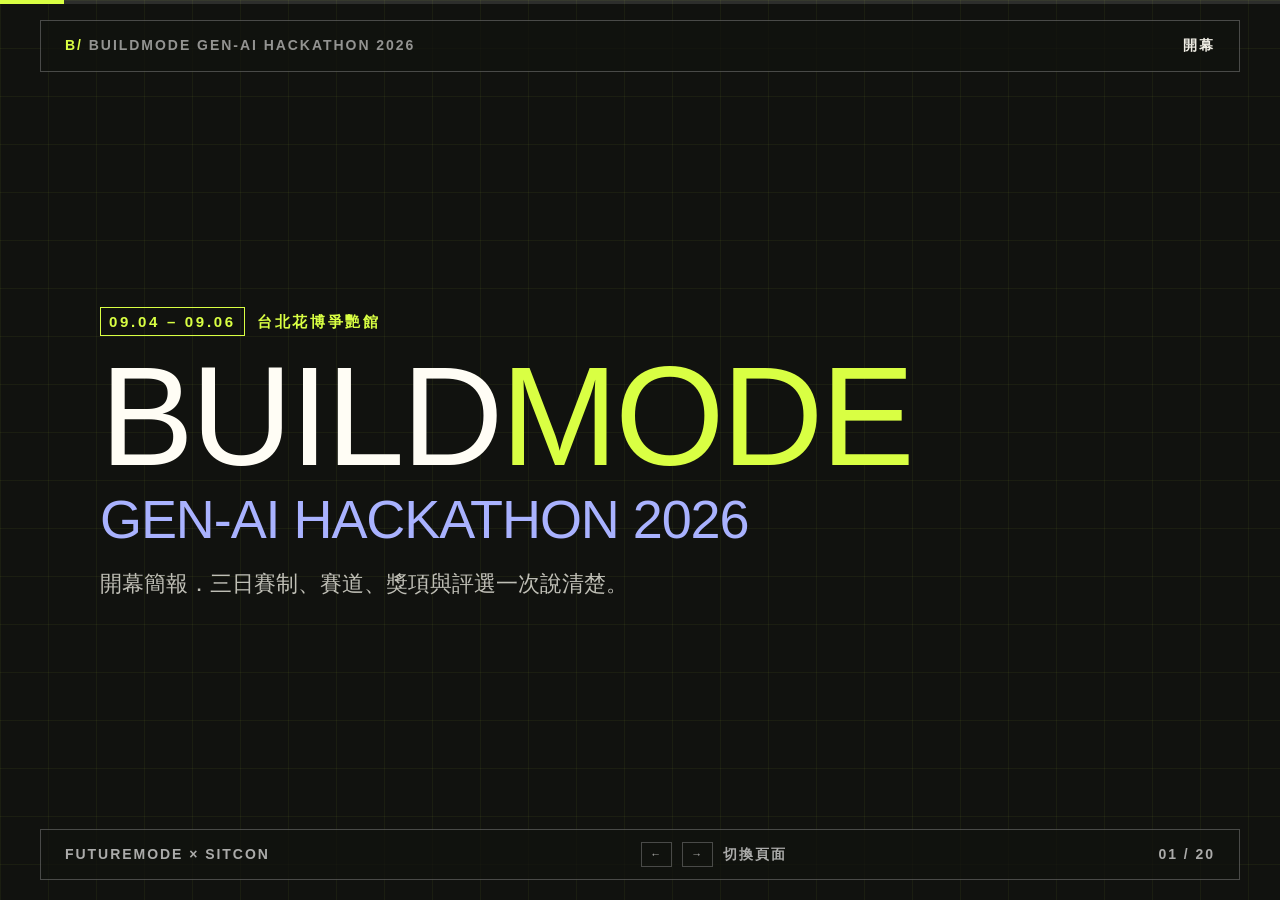
<file: slides.html>
<!doctype html>
<html lang="zh-Hant">
  <head>
    <meta charset="UTF-8" />
    <script async src="https://www.googletagmanager.com/gtm.js?id=GTM-NWJD4852"></script>
    <script>
      window.dataLayer = window.dataLayer || [];
      function gtag(){dataLayer.push(arguments);}
      gtag('js', new Date());
    </script>
    <meta name="viewport" content="width=device-width, initial-scale=1.0" />
    <title>BUILDMODE GEN-AI HACKATHON 2026｜開幕簡報</title>
    <style>
      @font-face {
        font-family: "Build Sans";
        src: local("Arial");
        font-display: swap;
      }

      :root {
        --ink: #11120f;
        --ink-soft: #20221d;
        --paper: #f1efe6;
        --paper-bright: #fffdf5;
        --acid: #d9ff43;
        --violet: #6978ff;
        --cyan: #a9b2ff;
        --line-light: rgba(255, 255, 255, 0.24);
        --font-sans: "Build Sans", "Noto Sans TC", "PingFang TC", "Microsoft JhengHei", Arial, sans-serif;
        --font-display: Impact, Haettenschweiler, "Arial Narrow Bold", "Arial Black", sans-serif;
      }

      * {
        box-sizing: border-box;
      }

      html,
      body {
        height: 100%;
      }

      body {
        margin: 0;
        overflow: hidden;
        background:
          linear-gradient(rgba(217, 255, 67, 0.05) 1px, transparent 1px),
          linear-gradient(90deg, rgba(217, 255, 67, 0.05) 1px, transparent 1px),
          var(--ink);
        background-size: 48px 48px;
        color: var(--paper);
        font-family: var(--font-sans);
        font-size: 16px;
        line-height: 1.55;
        -webkit-font-smoothing: antialiased;
      }

      .chrome {
        position: fixed;
        z-index: 50;
        inset: 0;
        pointer-events: none;
      }

      .chrome-top {
        position: absolute;
        top: 20px;
        right: 40px;
        left: 40px;
        display: flex;
        align-items: center;
        justify-content: space-between;
        padding: 14px 24px;
        border: 1px solid var(--line-light);
        background: rgba(17, 18, 15, 0.72);
        font-size: 14px;
        font-weight: 900;
        letter-spacing: 0.14em;
      }

      .chrome-brand {
        color: var(--acid);
      }

      .chrome-brand em {
        font-style: normal;
        color: rgba(255, 255, 255, 0.55);
      }

      .chrome-bottom {
        position: absolute;
        right: 40px;
        bottom: 20px;
        left: 40px;
        display: flex;
        align-items: center;
        justify-content: space-between;
        gap: 16px;
        padding: 12px 24px;
        border: 1px solid var(--line-light);
        background: rgba(17, 18, 15, 0.72);
        font-size: 14px;
        font-weight: 900;
        letter-spacing: 0.14em;
        color: rgba(255, 255, 255, 0.65);
      }

      .deck-progress {
        position: fixed;
        z-index: 60;
        top: 0;
        left: 0;
        width: 100%;
        height: 4px;
        background: rgba(255, 255, 255, 0.12);
      }

      .deck-progress i {
        display: block;
        width: 100%;
        height: 100%;
        background: var(--acid);
        transform-origin: left;
        transform: scaleX(0);
        transition: transform 0.4s cubic-bezier(0.22, 1, 0.36, 1);
      }

      .slide {
        position: fixed;
        inset: 0;
        display: flex;
        align-items: center;
        justify-content: center;
        padding: 96px clamp(28px, 7vw, 110px) 88px;
        opacity: 0;
        visibility: hidden;
        transform: scale(0.985);
        transition: opacity 0.45s ease, transform 0.45s ease, visibility 0s 0.45s;
      }

      .slide.is-active {
        opacity: 1;
        visibility: visible;
        transform: scale(1);
        transition: opacity 0.45s ease, transform 0.45s ease;
      }

      .slide-inner {
        width: min(100%, 1080px);
        max-height: 100%;
      }

      .slide.is-active .rise {
        animation: rise 0.55s cubic-bezier(0.22, 1, 0.36, 1) both;
      }

      .slide.is-active .rise:nth-child(1) { animation-delay: 0.05s; }
      .slide.is-active .rise:nth-child(2) { animation-delay: 0.12s; }
      .slide.is-active .rise:nth-child(3) { animation-delay: 0.19s; }
      .slide.is-active .rise:nth-child(4) { animation-delay: 0.26s; }
      .slide.is-active .rise:nth-child(5) { animation-delay: 0.33s; }
      .slide.is-active .rise:nth-child(6) { animation-delay: 0.4s; }

      @keyframes rise {
        from {
          opacity: 0;
          transform: translateY(18px);
        }
        to {
          opacity: 1;
          transform: translateY(0);
        }
      }

      .kicker {
        display: flex;
        align-items: center;
        gap: 12px;
        margin-bottom: 14px;
        color: var(--acid);
        font-size: 15px;
        font-weight: 900;
        letter-spacing: 0.18em;
      }

      .kicker span {
        padding: 2px 8px;
        border: 1px solid var(--acid);
      }

      .display {
        margin: 0 0 10px;
        font-family: var(--font-display);
        font-weight: 500;
        letter-spacing: -0.02em;
        line-height: 0.95;
        text-transform: uppercase;
        color: var(--paper-bright);
      }

      .display-xl { font-size: clamp(56px, 11vw, 150px); }
      .display-lg { font-size: clamp(40px, 7vw, 84px); }
      .display-md { font-size: clamp(30px, 4.6vw, 54px); }

      .display .acid {
        color: var(--acid);
      }

      .lede {
        margin: 0;
        max-width: 640px;
        color: rgba(241, 239, 230, 0.78);
        font-size: clamp(17px, 1.7vw, 22px);
        font-weight: 500;
      }

      .stack {
        display: grid;
        gap: 14px;
        margin-top: 34px;
      }

      .stack--tight {
        gap: 10px;
      }

      .item {
        display: grid;
        grid-template-columns: 92px 1fr;
        gap: 18px;
        align-items: baseline;
        padding: 12px 18px;
        border: 1px solid var(--line-light);
        background: rgba(255, 255, 255, 0.03);
      }

      .item time,
      .item .no {
        font-family: var(--font-display);
        font-size: 22px;
        letter-spacing: 0.02em;
        color: var(--acid);
      }

      .item .no {
        font-size: 18px;
        font-family: var(--font-sans);
        font-weight: 900;
        letter-spacing: 0.14em;
      }

      .item strong {
        display: block;
        color: var(--paper-bright);
        font-size: clamp(18px, 1.9vw, 24px);
        font-weight: 900;
      }

      .item small {
        display: block;
        margin-top: 2px;
        color: rgba(241, 239, 230, 0.6);
        font-size: 17px;
        font-weight: 500;
      }

      .item--hot {
        border-color: var(--acid);
        background: rgba(217, 255, 67, 0.07);
      }

      .cards {
        display: grid;
        grid-template-columns: repeat(3, 1fr);
        gap: 16px;
        margin-top: 38px;
      }

      .card {
        padding: 26px 22px 22px;
        border: 1px solid var(--line-light);
        background: rgba(255, 255, 255, 0.03);
      }

      .card b {
        display: block;
        font-family: var(--font-display);
        font-size: clamp(38px, 5vw, 64px);
        line-height: 1;
        color: var(--acid);
      }

      .card h3 {
        margin: 12px 0 4px;
        color: var(--paper-bright);
        font-size: clamp(19px, 2vw, 25px);
        font-weight: 900;
      }

      .card p {
        margin: 0;
        color: rgba(241, 239, 230, 0.62);
        font-size: 17px;
        font-weight: 500;
      }

      .card--dark {
        border-color: var(--acid);
        background: rgba(217, 255, 67, 0.07);
      }

      .track-list {
        display: grid;
        grid-template-columns: 1fr 1fr;
        gap: 10px;
        margin-top: 34px;
        counter-reset: track;
      }

      .track {
        display: grid;
        grid-template-columns: auto 1fr;
        gap: 14px;
        align-items: center;
        padding: 14px 18px;
        border: 1px solid var(--line-light);
        background: rgba(255, 255, 255, 0.03);
      }

      .track i {
        font-style: normal;
        font-family: var(--font-display);
        font-size: 26px;
        color: var(--acid);
      }

      .track strong {
        display: block;
        color: var(--paper-bright);
        font-size: clamp(17px, 1.8vw, 22px);
        font-weight: 900;
      }

      .track small {
        display: block;
        color: rgba(241, 239, 230, 0.6);
        font-size: 16px;
        font-weight: 500;
      }

      .track--special {
        grid-column: 1 / -1;
        border-color: var(--acid);
        background: rgba(217, 255, 67, 0.07);
      }

      .track--special em {
        justify-self: end;
        font-style: normal;
        font-size: 14px;
        font-weight: 900;
        letter-spacing: 0.14em;
        color: var(--acid);
      }

      .score {
        display: grid;
        gap: 12px;
        margin-top: 34px;
      }

      .score-row {
        display: grid;
        grid-template-columns: minmax(180px, 260px) 1fr auto;
        gap: 16px;
        align-items: center;
      }

      .score-row strong {
        color: var(--paper-bright);
        font-size: clamp(17px, 1.9vw, 23px);
        font-weight: 900;
      }

      .score-bar {
        height: 10px;
        border: 1px solid var(--line-light);
      }

      .score-bar i {
        display: block;
        height: 100%;
        background: var(--acid);
        transform-origin: left;
        transform: scaleX(0);
        transition: transform 0.8s cubic-bezier(0.22, 1, 0.36, 1);
      }

      .slide.is-active .score-bar i {
        transform: scaleX(1);
      }

      .score-row b {
        font-family: var(--font-display);
        font-size: clamp(22px, 3vw, 34px);
        color: var(--acid);
      }

      .sponsor {
        display: grid;
        grid-template-columns: minmax(150px, 220px) 1fr auto;
        gap: 18px;
        align-items: center;
        padding: 16px 20px;
        border: 1px solid var(--line-light);
        background: rgba(255, 255, 255, 0.03);
      }

      .sponsor strong {
        color: var(--paper-bright);
        font-size: clamp(18px, 2vw, 25px);
        font-weight: 900;
      }

      .sponsor small {
        display: block;
        margin-top: 2px;
        color: rgba(241, 239, 230, 0.6);
        font-size: 17px;
        font-weight: 500;
      }

      .sponsor .amt {
        font-family: var(--font-display);
        font-size: clamp(18px, 2.2vw, 26px);
        letter-spacing: 0.02em;
        color: var(--acid);
        white-space: nowrap;
      }

      .sponsor .deadline {
        display: block;
        margin-top: 6px;
        color: var(--acid);
        font-size: 17px;
        font-weight: 900;
      }

      .hero-meta {
        display: flex;
        flex-wrap: wrap;
        gap: 12px;
        margin-top: 34px;
      }

      .hero-meta div {
        padding: 14px 20px;
        border: 1px solid var(--line-light);
        background: rgba(255, 255, 255, 0.03);
      }

      .hero-meta small {
        display: block;
        color: rgba(241, 239, 230, 0.55);
        font-size: 14px;
        font-weight: 900;
        letter-spacing: 0.14em;
      }

      .hero-meta strong {
        color: var(--acid);
        font-size: clamp(16px, 2vw, 24px);
        font-weight: 900;
      }

      .link-list {
        display: grid;
        gap: 12px;
        margin-top: 34px;
      }

      .link-item {
        display: grid;
        grid-template-columns: auto 1fr;
        gap: 16px;
        align-items: center;
        padding: 14px 18px;
        border: 1px solid var(--line-light);
        background: rgba(255, 255, 255, 0.03);
      }

      .link-item i {
        font-style: normal;
        color: var(--acid);
        font-size: 15px;
        font-weight: 900;
        letter-spacing: 0.14em;
      }

      .link-item strong {
        color: var(--paper-bright);
        font-size: clamp(17px, 2vw, 24px);
        font-weight: 900;
      }

      .link-item small {
        display: block;
        color: rgba(241, 239, 230, 0.6);
        font-size: 17px;
        font-weight: 500;
      }

      .link-item a {
        color: var(--acid);
        text-decoration: none;
      }

      .link-item a:hover {
        text-decoration: underline;
      }

      .qr-grid {
        display: grid;
        grid-template-columns: auto 1fr;
        gap: 32px;
        align-items: center;
        margin-top: 38px;
      }

      .qr-card {
        margin: 0;
        padding: 18px 18px 14px;
        border: 1px solid var(--acid);
        background: var(--paper-bright);
        color: var(--ink);
        text-align: center;
      }

      .qr-card svg {
        display: block;
        width: clamp(190px, 25vw, 310px);
        height: auto;
      }

      .qr-card figcaption strong {
        display: block;
        margin-top: 10px;
        font-size: 17px;
        font-weight: 900;
        letter-spacing: 0.02em;
      }

      .qr-card figcaption small {
        display: block;
        color: rgba(17, 18, 15, 0.62);
        font-size: 14px;
        font-weight: 700;
      }

      .wifi-card {
        padding: 24px 26px;
        border: 1px solid var(--line-light);
        background: rgba(255, 255, 255, 0.03);
      }

      .wifi-card small {
        display: block;
        color: rgba(241, 239, 230, 0.55);
        font-size: 14px;
        font-weight: 900;
        letter-spacing: 0.16em;
      }

      .wifi-card strong {
        display: block;
        margin-top: 8px;
        font-family: var(--font-display);
        font-size: clamp(26px, 3.6vw, 48px);
        font-weight: 500;
        letter-spacing: 0.02em;
        color: var(--acid);
      }

      .wifi-card p {
        margin: 10px 0 0;
        color: rgba(241, 239, 230, 0.62);
        font-size: 17px;
        font-weight: 500;
      }

      .team-cloud {
        position: absolute;
        inset: 0;
        overflow: hidden;
      }

      .cloud-center {
        position: absolute;
        inset: 0;
        z-index: 2;
        display: flex;
        flex-direction: column;
        align-items: center;
        justify-content: center;
        gap: 6px;
        pointer-events: none;
        text-shadow: 0 2px 22px rgba(17, 18, 15, 0.95);
      }

      .cloud-center b {
        font-family: var(--font-display);
        font-size: clamp(96px, 16vw, 230px);
        font-weight: 500;
        line-height: 0.9;
        color: var(--acid);
      }

      .cloud-center small {
        color: var(--paper-bright);
        font-size: 15px;
        font-weight: 900;
        letter-spacing: 0.42em;
      }

      .cloud-word {
        position: absolute;
        font-weight: 900;
        letter-spacing: 0.02em;
        line-height: 1.15;
        white-space: nowrap;
        opacity: 0;
      }

      .slide.is-active .cloud-word {
        animation: cloudPop 0.45s ease both;
      }

      @keyframes cloudPop {
        from {
          opacity: 0;
          transform: translateY(6px);
        }
        to {
          opacity: 1;
          transform: translateY(0);
        }
      }

      .cloud-b { color: var(--paper-bright); }
      .cloud-c { color: var(--cyan); }
      .cloud-d { color: rgba(241, 239, 230, 0.58); }
      .cloud-f { color: rgba(217, 255, 67, 0.55); }

      .nav-hint {
        display: flex;
        gap: 10px;
        align-items: center;
      }

      .nav-hint kbd {
        padding: 3px 8px;
        border: 1px solid var(--line-light);
        font-family: inherit;
        font-size: 11px;
      }

      .click-zone {
        position: fixed;
        z-index: 40;
        top: 0;
        bottom: 0;
        width: 22%;
        cursor: pointer;
      }

      .click-zone--prev { left: 0; }
      .click-zone--next { right: 0; }

      .footer-note {
        position: absolute;
        right: 28px;
        bottom: 62px;
        color: rgba(241, 239, 230, 0.4);
        font-size: 12px;
        font-weight: 700;
        letter-spacing: 0.12em;
      }

      @media (max-width: 820px) {
        .cards,
        .track-list {
          grid-template-columns: 1fr;
        }

        .item {
          grid-template-columns: 72px 1fr;
        }

        .sponsor {
          grid-template-columns: 1fr;
        }

        .sponsor .amt {
          justify-self: start;
        }

        .score-row {
          grid-template-columns: 1fr auto;
        }

        .score-row .score-bar {
          display: none;
        }

        .chrome-bottom .nav-hint {
          display: none;
        }

        .qr-grid {
          grid-template-columns: 1fr;
          justify-items: center;
        }
      }
    </style>
  </head>
  <body>
    <div class="deck-progress"><i id="deck-progress-bar"></i></div>

    <div class="chrome">
      <div class="chrome-top">
        <div class="chrome-brand">B/ <em>BUILDMODE GEN-AI HACKATHON 2026</em></div>
        <div id="slide-topic">開幕簡報</div>
      </div>
      <div class="chrome-bottom">
        <div>FUTUREMODE × SITCON</div>
        <div class="nav-hint"><kbd>←</kbd><kbd>→</kbd><span>切換頁面</span></div>
        <div><span id="slide-counter">01 / 18</span></div>
      </div>
    </div>

    <div class="click-zone click-zone--prev" id="zone-prev" title="上一頁"></div>
    <div class="click-zone click-zone--next" id="zone-next" title="下一頁"></div>

    <main id="deck">
      <section class="slide" data-topic="開幕">
        <div class="slide-inner">
          <div class="kicker rise"><span>09.04 – 09.06</span> 台北花博爭艷館</div>
          <h1 class="display display-xl rise">BUILD<span class="acid">MODE</span></h1>
          <h2 class="display display-md rise" style="color: var(--cyan)">GEN-AI HACKATHON 2026</h2>
          <p class="lede rise" style="margin-top: 22px">開幕簡報．三日賽制、賽道、獎項與評選一次說清楚。</p>
        </div>
      </section>

      <section class="slide" data-topic="大會資訊">
        <div class="slide-inner">
          <div class="kicker rise"><span>00</span> 大會資訊</div>
          <h2 class="display display-lg rise">三日黑客松<br /><span class="acid">即刻啟動</span></h2>
          <div class="hero-meta rise">
            <div><small>日期</small><strong>2026.09.04–06</strong></div>
            <div><small>開放時間</small><strong>09:00 – 17:00</strong></div>
            <div><small>地點</small><strong>台北花博爭艷館</strong></div>
            <div><small>每日報到</small><strong>09:00 – 16:00</strong></div>
            <div><small>主辦</small><strong>FUTUREMODE × SITCON</strong></div>
          </div>
        </div>
      </section>

      <section class="slide slide--cloud" data-topic="參賽隊伍" aria-label="全體參賽隊伍隊名牆">
        <div id="team-cloud" class="team-cloud" aria-hidden="true"></div>
        <div class="cloud-center rise">
          <b data-team-count>261</b>
          <small>TEAMS</small>
        </div>
      </section>

      <section class="slide" data-topic="三日總覽">
        <div class="slide-inner">
          <div class="kicker rise"><span>01</span> 活動時程</div>
          <h2 class="display display-lg rise">三日賽程總覽</h2>
          <div class="cards rise">
            <div class="card card--dark">
              <b>01</b>
              <h3>9/4 五｜開幕・開發</h3>
              <p>開幕說明後全日開發，16:30 前可異動隊伍與主題。</p>
            </div>
            <div class="card">
              <b>02</b>
              <h3>9/5 六｜開發・分享</h3>
              <p>閃電講報名與抽選，傍晚 2 分鐘短講分享。</p>
            </div>
            <div class="card">
              <b>03</b>
              <h3>9/6 日｜繳交・決賽</h3>
              <p>10:00 繳交截止，書審選出前 10 名，現場 Demo 決勝。</p>
            </div>
          </div>
        </div>
      </section>

      <section class="slide" data-topic="Day 1 時程">
        <div class="slide-inner">
          <div class="kicker rise"><span>01</span> 活動時程</div>
          <h2 class="display display-md rise">Day 1｜9/4 <span class="acid">開幕・開發</span></h2>
          <div class="stack rise">
            <div class="item"><time>09:00</time><div><strong>場地開放・參賽者進場</strong><small>備妥票券與隊伍資訊入座</small></div></div>
            <div class="item item--hot"><time>10:30</time><div><strong>開幕與賽制說明</strong><small>三日賽制、賽道與贊助商獎項</small></div></div>
            <div class="item"><time>11:10</time><div><strong>開發時間</strong><small>可自由進出，也能參加 FUTUREMODE 議程</small></div></div>
            <div class="item"><time>16:30</time><div><strong>隊伍與主題異動截止</strong><small>之後不再受理任何異動</small></div></div>
            <div class="item"><time>17:00</time><div><strong>第一天離場</strong><small>場地關閉，不開放過夜</small></div></div>
          </div>
        </div>
      </section>

      <section class="slide" data-topic="Day 2 時程">
        <div class="slide-inner">
          <div class="kicker rise"><span>01</span> 活動時程</div>
          <h2 class="display display-md rise">Day 2｜9/5 <span class="acid">開發・分享</span></h2>
          <div class="stack rise">
            <div class="item"><time>09:00</time><div><strong>開發時間</strong><small>閃電講報名同步開放</small></div></div>
            <div class="item item--hot"><time>12:00</time><div><strong>閃電講報名截止・抽選</strong><small>預計抽選 10 位講者＋2 位候補</small></div></div>
            <div class="item"><time>15:50</time><div><strong>講者報到</strong><small>入選講者請至舞台報到</small></div></div>
            <div class="item item--hot"><time>16:05</time><div><strong>閃電講</strong><small>每人 2 分鐘，不開放延長</small></div></div>
            <div class="item"><time>17:00</time><div><strong>第二天離場</strong><small>確認繳交規格與連結權限</small></div></div>
          </div>
        </div>
      </section>

      <section class="slide" data-topic="Day 3 時程">
        <div class="slide-inner">
          <div class="kicker rise"><span>01</span> 活動時程</div>
          <h2 class="display display-md rise">Day 3｜9/6 <span class="acid">繳交・決賽</span></h2>
          <div class="stack rise">
            <div class="item item--hot"><time>10:00</time><div><strong>作品繳交截止</strong><small>表單關閉，請預留權限檢查時間</small></div></div>
            <div class="item"><time>10:00</time><div><strong>第一輪書審</strong><small>依影片、程式碼與文件選出前 10 名</small></div></div>
            <div class="item"><time>14:30</time><div><strong>AI × Creative Technology</strong><small>Presented by 科幻文創協會</small></div></div>
            <div class="item item--hot"><time>15:00</time><div><strong>BUILDMODE Demo Day 成果發表</strong><small>Presented by SITCON・至 17:00</small></div></div>
          </div>
        </div>
      </section>

      <section class="slide" data-topic="七大賽道">
        <div class="slide-inner">
          <div class="kicker rise"><span>02</span> 參賽主題</div>
          <h2 class="display display-lg rise">7 個賽道</h2>
          <div class="track-list rise">
            <div class="track"><i>01</i><div><strong>AI Agents &amp; Automation</strong><small>AI Agent 與自動化</small></div></div>
            <div class="track"><i>02</i><div><strong>AI for Everyday Life</strong><small>日常生活 AI</small></div></div>
            <div class="track"><i>03</i><div><strong>Future of Work</strong><small>未來工作</small></div></div>
            <div class="track"><i>05</i><div><strong>AI for Taiwan / Social Impact</strong><small>台灣與社會影響</small></div></div>
            <div class="track"><i>06</i><div><strong>BUILDMODE Open</strong><small>硬體、Web3、空間運算</small></div></div>
            <div class="track"><i>07</i><div><strong>AI × Creativity</strong><small>影像與 IP 遊戲創作</small></div></div>
            <div class="track track--special"><i>04</i><div><strong>AI × Creative Technology</strong><small>特殊賽道・可額外加選</small></div><em>下一頁詳述</em></div>
          </div>
        </div>
      </section>

      <section class="slide" data-topic="Track 04">
        <div class="slide-inner">
          <div class="kicker rise"><span>02</span> 特殊賽道</div>
          <h2 class="display display-md rise">Track 04｜AI × Creative <span class="acid">Technology</span></h2>
          <div class="stack rise">
            <div class="item"><span class="no">命題</span><div><strong>題目 9/4 現場公布</strong><small>須使用主辦方指定命題、角色造型及工具限時創作</small></div></div>
            <div class="item"><span class="no">作品</span><div><strong>1.5 分鐘以上 AI 創作</strong><small>短片、動畫、MV、廣告、預告片或實驗性視覺作品</small></div></div>
            <div class="item"><span class="no">加分</span><div><strong>融入科幻元素</strong><small>可獲加分，非必要條件</small></div></div>
            <div class="item item--hot"><span class="no">繳交</span><div><strong>9/6（日）10:00 前</strong><small>9/4 全日現場創作，作品與文件一併繳交</small></div></div>
          </div>
        </div>
      </section>

      <section class="slide" data-topic="參賽規則">
        <div class="slide-inner">
          <div class="kicker rise"><span>03</span> 參賽規則</div>
          <h2 class="display display-lg rise">五條規則<br /><span class="acid">先記住這些</span></h2>
          <div class="stack stack--tight rise">
            <div class="item"><span class="no">01</span><div><strong>每隊 1–5 人，可個人參賽</strong><small>每人同時僅能隸屬一個主隊伍</small></div></div>
            <div class="item"><span class="no">02</span><div><strong>三日皆須報到（09:00–16:00）</strong><small>完成後可自由進出場地</small></div></div>
            <div class="item item--hot"><span class="no">03</span><div><strong>必須開源</strong><small>公開儲存庫、README、授權與執行方式，否則不具總排名資格</small></div></div>
            <div class="item"><span class="no">04</span><div><strong>一隊一件主作品</strong><small>同一作品可同時角逐多個贊助商獎項</small></div></div>
            <div class="item"><span class="no">05</span><div><strong>可提前開發，須完整揭露</strong><small>既有程式、模型、資料與第三方素材都要說明</small></div></div>
          </div>
        </div>
      </section>

      <section class="slide" data-topic="隊伍異動">
        <div class="slide-inner">
          <div class="kicker rise"><span>03</span> 隊伍異動</div>
          <h2 class="display display-lg rise">改隊怎麼辦<br /><span class="acid">服務台規則</span></h2>
          <div class="stack stack--tight rise">
            <div class="item"><span class="no">01</span><div><strong>媒合者：可加入別隊或獨立組隊</strong><small>加入別隊需帶隊長與你本人到服務台辦理隊伍變更登記</small></div></div>
            <div class="item"><span class="no">02</span><div><strong>完整隊伍：可臨時增減隊員</strong><small>不得超過隊伍人數上限（5 人），需攜帶欲變更者到服務台辦理登記</small></div></div>
            <div class="item item--hot"><span class="no">03</span><div><strong>不接受：拆隊</strong><small>完整隊伍成員獨立組隊、或分拆成兩隊，皆不受理</small></div></div>
          </div>
          <p class="lede rise" style="margin-top: 18px">隊伍異動一律於服務台辦理・9/4（五）16:30 截止</p>
        </div>
      </section>

      <section class="slide" data-topic="作品繳交">
        <div class="slide-inner">
          <div class="kicker rise"><span>03</span> 作品繳交</div>
          <h2 class="display display-md rise">書審要交<span class="acid">什麼</span></h2>
          <div class="stack stack--tight rise">
            <div class="item"><span class="no">01</span><div><strong>隊伍資料與賽道</strong><small>主賽道＋欲角逐的贊助商挑戰</small></div></div>
            <div class="item"><span class="no">02</span><div><strong>問題與解法摘要</strong><small>100–200 字</small></div></div>
            <div class="item item--hot"><span class="no">03</span><div><strong>公開程式碼儲存庫＋授權檔案</strong><small>GitHub／GitLab，開源是總排名必要條件</small></div></div>
            <div class="item"><span class="no">04</span><div><strong>README 與系統架構</strong><small>執行方式與素材來源說明</small></div></div>
            <div class="item"><span class="no">05</span><div><strong>作品展示網址</strong><small>選填</small></div></div>
            <div class="item item--hot"><span class="no">06</span><div><strong>2 分鐘評選影片</strong><small>上傳 YouTube，書審主要依據</small></div></div>
          </div>
          <p class="lede rise" style="margin-top: 18px">截止 <strong>9/6（日）10:00</strong>・繳交表單 9/5 公布於資訊站</p>
        </div>
      </section>

      <section class="slide" data-topic="Bounty">
        <div class="slide-inner">
          <div class="kicker rise"><span>04</span> 贊助商獎勵</div>
          <h2 class="display display-md rise">Bounty<span class="acid">　主題挑戰</span></h2>
          <div class="stack stack--tight rise">
            <div class="sponsor"><div><strong>大腕影業 × 科幻協會</strong><small>AI × Creativity</small></div><small>運用 AI 創作短片、動畫、MV、廣告、預告片或實驗性視覺作品，長度 1.5 分鐘以上。競賽題目由主辦方於 9/4 現場公布，參賽者須依據指定命題、主辦方提供之角色造型及工具進行限時創作；作品中融入科幻元素可獲加分（非必要條件）。<b class="deadline">⚠ 9/6（日）10:00 前繳交</b></small><span class="amt">總獎金 US$3,000</span></div>
            <div class="sponsor"><div><strong>國泰金控</strong><small>AI Agent × 區塊鏈</small></div><small>自動化錢包、支付、交易與金融工作流程的 AI 代理</small><span class="amt">US$1,500</span></div>
            <div class="sponsor"><div><strong>NOXCAT</strong><small>AI × IP 遊戲創作</small></div><small>須符合 NOXCAT IP 與資源使用規範</small><span class="amt">US$1,500 等值</span></div>
          </div>
          <p class="lede rise" style="margin-top: 20px">參加贊助商計劃須符合各項參賽資格，詳細條件以官方公告為準。</p>
        </div>
      </section>

      <section class="slide" data-topic="評分 Round 1">
        <div class="slide-inner">
          <div class="kicker rise"><span>05</span> 評選方式</div>
          <h2 class="display display-md rise">Round 1 書審<span class="acid">　選出前 10 名</span></h2>
          <div class="score rise">
            <div class="score-row"><strong>問題定義與影響力</strong><div class="score-bar"><i style="width: 35%"></i></div><b>35%</b></div>
            <div class="score-row"><strong>技術實作</strong><div class="score-bar"><i style="width: 30%"></i></div><b>30%</b></div>
            <div class="score-row"><strong>成果展示</strong><div class="score-bar"><i style="width: 20%"></i></div><b>20%</b></div>
            <div class="score-row"><strong>開源品質</strong><div class="score-bar"><i style="width: 15%"></i></div><b>15%</b></div>
          </div>
          <p class="lede rise" style="margin-top: 26px">依影片、程式碼與文件評選，開源品質直接影響資格。</p>
        </div>
      </section>

      <section class="slide" data-topic="評分 Round 2">
        <div class="slide-inner">
          <div class="kicker rise"><span>05</span> 評選方式</div>
          <h2 class="display display-md rise">Round 2 Demo<span class="acid">　每隊 5 分鐘</span></h2>
          <div class="score rise">
            <div class="score-row"><strong>使用者價值</strong><div class="score-bar"><i style="width: 30%"></i></div><b>30%</b></div>
            <div class="score-row"><strong>使用體驗</strong><div class="score-bar"><i style="width: 25%"></i></div><b>25%</b></div>
            <div class="score-row"><strong>成果展示</strong><div class="score-bar"><i style="width: 20%"></i></div><b>20%</b></div>
            <div class="score-row"><strong>產品成熟度</strong><div class="score-bar"><i style="width: 15%"></i></div><b>15%</b></div>
            <div class="score-row"><strong>未來發展</strong><div class="score-bar"><i style="width: 10%"></i></div><b>10%</b></div>
          </div>
          <p class="lede rise" style="margin-top: 26px">3 分鐘展示・1 分鐘評審提問・1 分鐘回答，請自備電腦。</p>
        </div>
      </section>

      <section class="slide" data-topic="獎項">
        <div class="slide-inner">
          <div class="kicker rise"><span>06</span> 獎項</div>
          <h2 class="display display-lg rise">總排名<span class="acid">獎金</span></h2>
          <div class="cards rise">
            <div class="card card--dark">
              <b>1st</b>
              <h3>US$3,000</h3>
              <p>＋ EastRouter 等值 US$10,000 代幣</p>
            </div>
            <div class="card">
              <b>2nd</b>
              <h3>US$2,000</h3>
              <p>＋ EastRouter 等值 US$5,000 代幣</p>
            </div>
            <div class="card">
              <b>3rd</b>
              <h3>US$1,000</h3>
              <p>＋ EastRouter 等值 US$3,000 代幣</p>
            </div>
          </div>
          <p class="lede rise" style="margin-top: 24px">另含 OpenAI 前三名額度獎金共 US$50,000 與各贊助商主題獎項。</p>
        </div>
      </section>

      <section class="slide" data-topic="資訊網">
        <div class="slide-inner">
          <div class="kicker rise"><span>07</span> 資訊網</div>
          <h2 class="display display-lg rise">所有資訊<br /><span class="acid">都在這裡</span></h2>
          <div class="link-list rise">
            <div class="link-item"><i>WEB</i><div><strong><a href="https://hackathon.sitcon.org/2026/" target="_blank" rel="noreferrer">hackathon.sitcon.org/2026/</a></strong><small>參賽者資訊站：三日最新公告都在這，含時程、賽制、評分與資源</small></div></div>
            <div class="link-item"><i>HELP</i><div><strong>Telegram 官方群組</strong><small>現場有任何問題，直接在群組提問，馬上有人回</small></div></div>
            <div class="link-item"><i>FORM</i><div><strong>重要表單 9/5 公布</strong><small>閃電講報名與作品繳交，連結上架於資訊站首頁</small></div></div>
          </div>
        </div>
      </section>

      <section class="slide" data-topic="可利用資源">
        <div class="slide-inner">
          <div class="kicker rise"><span>08</span> 可利用資源</div>
          <h2 class="display display-lg rise">可利用<span class="acid">資源</span></h2>
          <div class="stack stack--tight rise">
            <div class="item item--hot"><span class="no">01</span><div><strong>OpenAI｜有申請者</strong><small>每位參賽者 US$100 API credits＋1 個月 ChatGPT／Codex Pro（價值 US$100/月）</small></div></div>
            <div class="item"><span class="no">02</span><div><strong>ElevenLabs</strong><small>每位參賽者 110k credits</small></div></div>
            <div class="item"><span class="no">03</span><div><strong>GMI Cloud</strong><small>隨機 100 名各獲 US$10 credits，並可自由免費調用 MiniMax 模型</small></div></div>
            <div class="item"><span class="no">04</span><div><strong>Atlas｜有申請者</strong><small>提供 API 額度，詳細操作請見資訊站資源頁</small></div></div>
            <div class="item"><span class="no">05</span><div><strong>EastRouter</strong><small>同樣提供資源，預設發送至當初填寫的報名 email，請留意信箱</small></div></div>
          </div>
          <p class="lede rise" style="margin-top: 18px">我們還在確認資源到底有沒有發 owo</p>
        </div>
      </section>

      <section class="slide" data-topic="掃碼上網">
        <div class="slide-inner">
          <div class="kicker rise"><span>07</span> 現場資訊</div>
          <h2 class="display display-lg rise">掃了<span class="acid">就走</span></h2>
          <div class="qr-grid rise">
            <figure class="qr-card">
              <?xml version="1.0" encoding="utf-8"?>
              <svg xmlns="http://www.w3.org/2000/svg" width="330" height="330" viewBox="0 0 37 37" class="segno" role="img" aria-label="QR Code：https://hackathon.sitcon.org/2026/"><path fill="#fffdf5" d="M0 0h37v37H0z"/><path class="qrline" stroke="#11120f" d="M4 4.5h7M16 4.5h2M20 4.5h4M26 4.5h7M4 5.5h1M10 5.5h1M13 5.5h1M15 5.5h5M22 5.5h1M24 5.5h1M26 5.5h1M32 5.5h1M4 6.5h1M6 6.5h3M10 6.5h1M14 6.5h2M17 6.5h1M20 6.5h2M23 6.5h1M26 6.5h1M28 6.5h3M32 6.5h1M4 7.5h1M6 7.5h3M10 7.5h1M14 7.5h1M17 7.5h3M22 7.5h2M26 7.5h1M28 7.5h3M32 7.5h1M4 8.5h1M6 8.5h3M10 8.5h1M13 8.5h3M17 8.5h2M20 8.5h3M26 8.5h1M28 8.5h3M32 8.5h1M4 9.5h1M10 9.5h1M12 9.5h4M17 9.5h2M21 9.5h4M26 9.5h1M32 9.5h1M4 10.5h7M12 10.5h1M14 10.5h1M16 10.5h1M18 10.5h1M20 10.5h1M22 10.5h1M24 10.5h1M26 10.5h7M13 11.5h2M18 11.5h1M21 11.5h1M24 11.5h1M4 12.5h1M7 12.5h1M9 12.5h2M12 12.5h1M15 12.5h1M19 12.5h2M22 12.5h1M24 12.5h2M27 12.5h1M4 13.5h1M8 13.5h2M11 13.5h1M13 13.5h2M16 13.5h1M18 13.5h2M24 13.5h3M29 13.5h1M32 13.5h1M9 14.5h3M13 14.5h1M15 14.5h1M20 14.5h2M23 14.5h1M27 14.5h1M29 14.5h3M4 15.5h1M6 15.5h1M8 15.5h1M11 15.5h1M13 15.5h1M15 15.5h1M18 15.5h1M20 15.5h1M23 15.5h2M28 15.5h1M30 15.5h2M7 16.5h4M12 16.5h1M14 16.5h1M16 16.5h1M19 16.5h3M23 16.5h4M29 16.5h1M31 16.5h2M8 17.5h1M11 17.5h1M13 17.5h2M16 17.5h1M20 17.5h1M23 17.5h2M6 18.5h1M9 18.5h5M15 18.5h2M20 18.5h1M24 18.5h3M29 18.5h4M4 19.5h3M8 19.5h2M11 19.5h1M15 19.5h1M17 19.5h2M20 19.5h3M25 19.5h1M27 19.5h1M29 19.5h1M31 19.5h1M4 20.5h1M6 20.5h1M10 20.5h1M12 20.5h3M17 20.5h2M20 20.5h2M23 20.5h1M25 20.5h1M31 20.5h1M5 21.5h1M7 21.5h2M16 21.5h1M22 21.5h1M25 21.5h3M29 21.5h1M32 21.5h1M4 22.5h1M9 22.5h3M13 22.5h2M17 22.5h1M20 22.5h3M24 22.5h1M27 22.5h2M31 22.5h2M7 23.5h2M11 23.5h1M15 23.5h1M17 23.5h1M20 23.5h2M23 23.5h5M31 23.5h2M4 24.5h1M6 24.5h1M8 24.5h3M13 24.5h1M18 24.5h1M23 24.5h6M30 24.5h1M12 25.5h1M14 25.5h1M16 25.5h2M21 25.5h1M23 25.5h2M28 25.5h1M30 25.5h3M4 26.5h7M13 26.5h2M16 26.5h3M21 26.5h1M24 26.5h1M26 26.5h1M28 26.5h1M31 26.5h1M4 27.5h1M10 27.5h1M12 27.5h1M16 27.5h2M19 27.5h1M22 27.5h3M28 27.5h5M4 28.5h1M6 28.5h3M10 28.5h1M13 28.5h1M15 28.5h2M18 28.5h1M21 28.5h2M24 28.5h5M32 28.5h1M4 29.5h1M6 29.5h3M10 29.5h1M12 29.5h2M16 29.5h1M18 29.5h1M20 29.5h1M24 29.5h1M26 29.5h6M4 30.5h1M6 30.5h3M10 30.5h1M13 30.5h1M15 30.5h4M20 30.5h1M23 30.5h2M28 30.5h3M32 30.5h1M4 31.5h1M10 31.5h1M13 31.5h2M17 31.5h1M21 31.5h4M26 31.5h2M31 31.5h1M4 32.5h7M12 32.5h5M18 32.5h1M20 32.5h3M24 32.5h3M29 32.5h1M31 32.5h1"/></svg>
              <figcaption>
                <strong>hackathon.sitcon.org/2026/</strong>
                <small>三日最新公告・時程・賽制・資源下載</small>
              </figcaption>
            </figure>
            <div class="wifi-card">
              <small>會場 WiFi</small>
              <strong>BUILDMODE_BY_SITCON</strong>
              <p>連上會場網路，資訊站隨時開著看</p>
            </div>
          </div>
        </div>
      </section>

      <section class="slide" data-topic="閉幕">
        <div class="slide-inner">
          <div class="kicker rise"><span>GO</span> 開發時間 11:10 開始</div>
          <h2 class="display display-xl rise">START<br /><span class="acid">BUILDING.</span></h2>
          <p class="lede rise" style="margin-top: 22px">祝各位三天 hack 得盡興，我們決賽舞台見。</p>
          <p class="footer-note">BUILDMODE GEN-AI HACKATHON 2026</p>
        </div>
      </section>
    </main>

    <script>
      const TEAM_NAMES = ["VibeSafari", "Think more", "Taigentic", "RWACE", "Quasar Labs", "Ferry Service", "Chiikawa", "AI 小白", "零食組成", "新創小隊", "黑輪隊", "超級颱風", "海底總動員", "全～隊", "皮卡不揪", "比奇堡的海底世界", "心花開", "51CODE", "LearnFlow", "Open Product Workshop", "AI Prototype Lab", "Creative Interaction Lab", "Agent Build Lab", "Physical AI Forge", "Trust & Civic AI", "StoryTrace Studio", "火木 YLC", "Everyday Decision Lab", "Health AI Bridge", "Context & Agent Lab", "QWOP Research", "—–這條線以上的都是給—–", "A E \"I\" O U", "(´・ω・`)", "💪生在台灣💪🏾倒在羅馬尼亞🦵🏾死在保加利亞🦵", "404 Team Not Found", "404: Care Not Found", "一人成隊", "一群皮老闆", "丹丹快跑", "丹丹來測試", "今天我洗碗", "分身有術", "日記漂流瓶", "水返腳(2).png", "牛肉酒麵", "牛來了", "世界上最難測量的東西,你,因為是難量", "未命名隊伍", "加油加油加油", "可夜", "光合作用", "全", "全村的希望就是真真", "全隊", "全對", "共好", "同簷", "有Token就好", "艾老師AI Laoshi", "艾薯網", "血色天際線", "你說的都對", "你說的對，我不應該直接把資料庫刪掉", "尬電商一下", "我女友好正", "我有兩隻貓要養", "我阿公會帶我飛", "我是迪爵", "我愛綠豆冰", "芒果戰隊", "來偷偷啃", "咕咕嘎嘎牛逼轟轟", "咚嗞咚嗞嗶嗶嗶", "姆姆未來", "明晚的我就這樣切完芒果進浴室放起迷幻電子樂當一隻雨林猴子", "林操德海軍陸戰隊哈哈哈", "氛圍鱈魚中", "邱博與他的小粉絲", "阿鳥為", "星芋自由學院", "星澄遠征軍", "洪金寶", "乘風破prompt-趕海人號", "俺So re", "恐怖仙人掌", "拿冠軍就休學", "時律之繭Tempo Casing", "特務J", "神秘薪水小偷", "草莓舒芙蕾教宗", "除草證照五級", "馬內歸我", "高位元走狗", "偷啃大盜", "啊對對對", "掉到世界外面的米粒", "掙五千", "梅", "淡大虎", "清燉魯蛇", "創市巨作", "創新科技實驗室", "單人智造", "喵～", "帽子工廠", "替代方案", "期待的仙境", "痛失泡麵的綠蔡", "發芽芽", "等等我問一下 AI", "逸一時吾一世", "開堂首節課", "黃桃罐頭", "會好", "萬一我的天賦是訂閱 codex 呢", "腦袋很忙", "詭像依依Gxyy", "路易", "電電資資滋⚡", "嘿嘿", "德卡瓦", "歐歐歐ai，蝦米是 ai", "碼上成功", "躺著廢", "據說可以免費吃東西?", "橪", "獨自開發", "融慧貫通", "薛丁格的梅", "螺絲", "還沒想好", "鍋重輪", "織疊", "爆肝高中生", "嚴貧隊", "嚴肅奶龍", "寶成咖啡", "寶寶寶", "歡樂隊", "體感溫度快熱死", "龘鱻驫", "AC", "Age Is Just a Number", "AI agent team", "AI Sloper", "AI經理人", "AIs On Me", "AIT Hub", "AnyIdea?", "Art of Next", "Artificial Illusion", "Atrophied Intelligence", "Baeka", "Ben10", "BensonNumberOne", "BXF任王幫", "Cantus", "ChatKTV", "Chill Agents", "Coco", "Code Bakery", "codenoodles", "Codex 我的再生父母", "Colin", "CyberPuppy", "CYP", "DevDevDev", "Drone pilot", "Edgecase", "EdgeRunner", "Ellen", "Everything No Reason", "Fulfill", "Future of work", "Gary", "GOGOGO", "GoGoOpenResume", "gotyou ai", "GPUPoor", "Hamber Harper", "Hana", "HelloWorld", "Henry Black", "HypeLink", "idk", "Inspiriflow", "judygood", "JunHack", "justforfun666", "K29", "k66", "king game", "L", "LeadGeneration", "life house", "Lingo", "LumiLumi", "MCPocket", "MODEV", "mozufu", "mt", "MW Consultancy", "my GF is 10", "na", "Naruto", "NextMode", "Njzbunniez", "Nobody", "Nomad Life", "NOVA", "Ohmysugar", "OMG (1)", "OMG (2)", "OneOneTalk AI", "Open · 未來鄉愁吉普賽", "P and Pi (1)", "Paper2Proof", "PDTEST", "PhiloPhilo", "Mello", "potato lab", "RCEs 沒有 R 也沒有 E 也沒有 s", "RhythME AI", "Richdawang", "Right One", "rm -rf", "ROBOT", "Safari", "Seal is Cute", "shaugyue", "Shawn Capital NYC branch", "Sherdil", "ShiftMatchAI", "SitDownPlzero", "SixHuang", "ST", "T-FLOW 演化座標", "TEAM FILIPINAS", "Thalassia", "TitApeX", "Token對不隊", "TWMD", "TYPA-C", "U秀", "uj隊", "Vibe-IC", "virxagent", "Visual Pop", "Willis", "Woooooo It’s AI", "Y0ur4n5w3r", "YAIS", "Yuan01", "Zeke", "ZERooNEZEROZERO", "Zzyzx Labs", "AIIA", "lulupay", "P and Pi (2)", "The Aresians"];

      function mulberry32(seed) {
        return function () {
          seed |= 0;
          seed = (seed + 0x6d2b79f5) | 0;
          let t = Math.imul(seed ^ (seed >>> 15), 1 | seed);
          t = (t + Math.imul(t ^ (t >>> 7), 61 | t)) ^ t;
          return ((t ^ (t >>> 14)) >>> 0) / 4294967296;
        };
      }

      function buildTeamCloud() {
        const host = document.getElementById("team-cloud");
        if (!host) return;
        host.innerHTML = "";
        const width = window.innerWidth;
        const height = window.innerHeight;
        const cell = 13;
        const cols = Math.ceil(width / cell);
        const rows = Math.ceil(height / cell);
        const grid = new Uint8Array(cols * rows);

        const markRegion = (x, y, w, h) => {
          const c0 = Math.max(0, Math.floor(x / cell));
          const c1 = Math.min(cols - 1, Math.floor((x + w) / cell));
          const r0 = Math.max(0, Math.floor(y / cell));
          const r1 = Math.min(rows - 1, Math.floor((y + h) / cell));
          for (let r = r0; r <= r1; r += 1) {
            for (let c = c0; c <= c1; c += 1) grid[r * cols + c] = 1;
          }
        };

        const regionFree = (x, y, w, h) => {
          const c0 = Math.max(0, Math.floor(x / cell));
          const c1 = Math.min(cols - 1, Math.floor((x + w) / cell));
          const r0 = Math.max(0, Math.floor(y / cell));
          const r1 = Math.min(rows - 1, Math.floor((y + h) / cell));
          for (let r = r0; r <= r1; r += 1) {
            for (let c = c0; c <= c1; c += 1) {
              if (grid[r * cols + c]) return false;
            }
          }
          return true;
        };

        const reserveWidth = Math.min(width * 0.34, 620);
        const reserveHeight = Math.min(height * 0.34, 320);
        markRegion((width - reserveWidth) / 2, (height - reserveHeight) / 2, reserveWidth, reserveHeight);

        const rand = mulberry32(20260904);
        const order = TEAM_NAMES.map((name) => ({ name, key: rand() })).sort((a, b) => a.key - b.key);
        const size = Math.max(13, Math.round(Math.min(width, height) / 66));

        order.forEach((entry) => {
          const roll = rand();
          const styleClass = roll < 0.08 ? "cloud-f" : roll < 0.32 ? "cloud-c" : roll < 0.62 ? "cloud-b" : "cloud-d";

          let units = 0;
          for (const char of entry.name) units += char.charCodeAt(0) > 0x2e7f ? 1.04 : 0.58;
          const w = units * size;
          const h = size * 1.5;

          const centerX = width / 2;
          const centerY = height / 2;
          let angle = rand() * Math.PI * 2;
          let radius = 90;
          let placed = false;

          while (!placed && radius < Math.max(width, height)) {
            for (let step = 0; step < 6 && !placed; step += 1) {
              angle += 1.7;
              const x = centerX + Math.cos(angle) * radius - w / 2;
              const y = centerY + Math.sin(angle) * radius * 0.6 - h / 2;
              if (x < 10 || y < 84 || x + w > width - 10 || y + h > height - 100) continue;
              if (!regionFree(x, y, w, h)) continue;
              markRegion(x, y, w, h);
              const word = document.createElement("span");
              word.className = `cloud-word ${styleClass}`;
              word.textContent = entry.name;
              word.style.left = `${x}px`;
              word.style.top = `${y}px`;
              word.style.fontSize = `${size}px`;
              word.style.animationDelay = `${(rand() * 0.6).toFixed(2)}s`;
              host.append(word);
              placed = true;
            }
            radius += 24;
          }
        });
      }

      const slides = Array.from(document.querySelectorAll(".slide"));
      const counter = document.getElementById("slide-counter");
      const topic = document.getElementById("slide-topic");
      const progressBar = document.getElementById("deck-progress-bar");
      let index = 0;

      function pad(n) {
        return String(n).padStart(2, "0");
      }

      function render() {
        slides.forEach((slide, i) => slide.classList.toggle("is-active", i === index));
        counter.textContent = `${pad(index + 1)} / ${pad(slides.length)}`;
        topic.textContent = slides[index].dataset.topic || "開幕簡報";
        progressBar.style.transform = `scaleX(${(index + 1) / slides.length})`;
        history.replaceState(null, "", `#${index + 1}`);
      }

      function go(i) {
        index = Math.max(0, Math.min(slides.length - 1, i));
        render();
      }

      document.addEventListener("keydown", (e) => {
        if (["ArrowRight", "PageDown", " "].includes(e.key)) {
          e.preventDefault();
          go(index + 1);
        } else if (["ArrowLeft", "PageUp"].includes(e.key)) {
          e.preventDefault();
          go(index - 1);
        } else if (e.key === "Home") {
          go(0);
        } else if (e.key === "End") {
          go(slides.length - 1);
        }
      });

      document.getElementById("zone-prev").addEventListener("click", () => go(index - 1));
      document.getElementById("zone-next").addEventListener("click", () => go(index + 1));

      let touchX = null;
      document.addEventListener("touchstart", (e) => {
        touchX = e.touches[0].clientX;
      });
      document.addEventListener("touchend", (e) => {
        if (touchX === null) return;
        const dx = e.changedTouches[0].clientX - touchX;
        if (Math.abs(dx) > 50) go(dx < 0 ? index + 1 : index - 1);
        touchX = null;
      });

      const hashIndex = Number(location.hash.slice(1)) - 1;
      if (Number.isInteger(hashIndex) && hashIndex >= 0 && hashIndex < slides.length) {
        index = hashIndex;
      }
      document.querySelectorAll("[data-team-count]").forEach((label) => {
        label.textContent = String(TEAM_NAMES.length);
      });
      buildTeamCloud();
      window.addEventListener("resize", buildTeamCloud);
      window.addEventListener("hashchange", () => {
        const hashPage = Number(location.hash.slice(1)) - 1;
        if (Number.isInteger(hashPage) && hashPage >= 0 && hashPage < slides.length) go(hashPage);
      });
      render();
    </script>
  </body>
</html>
</file>
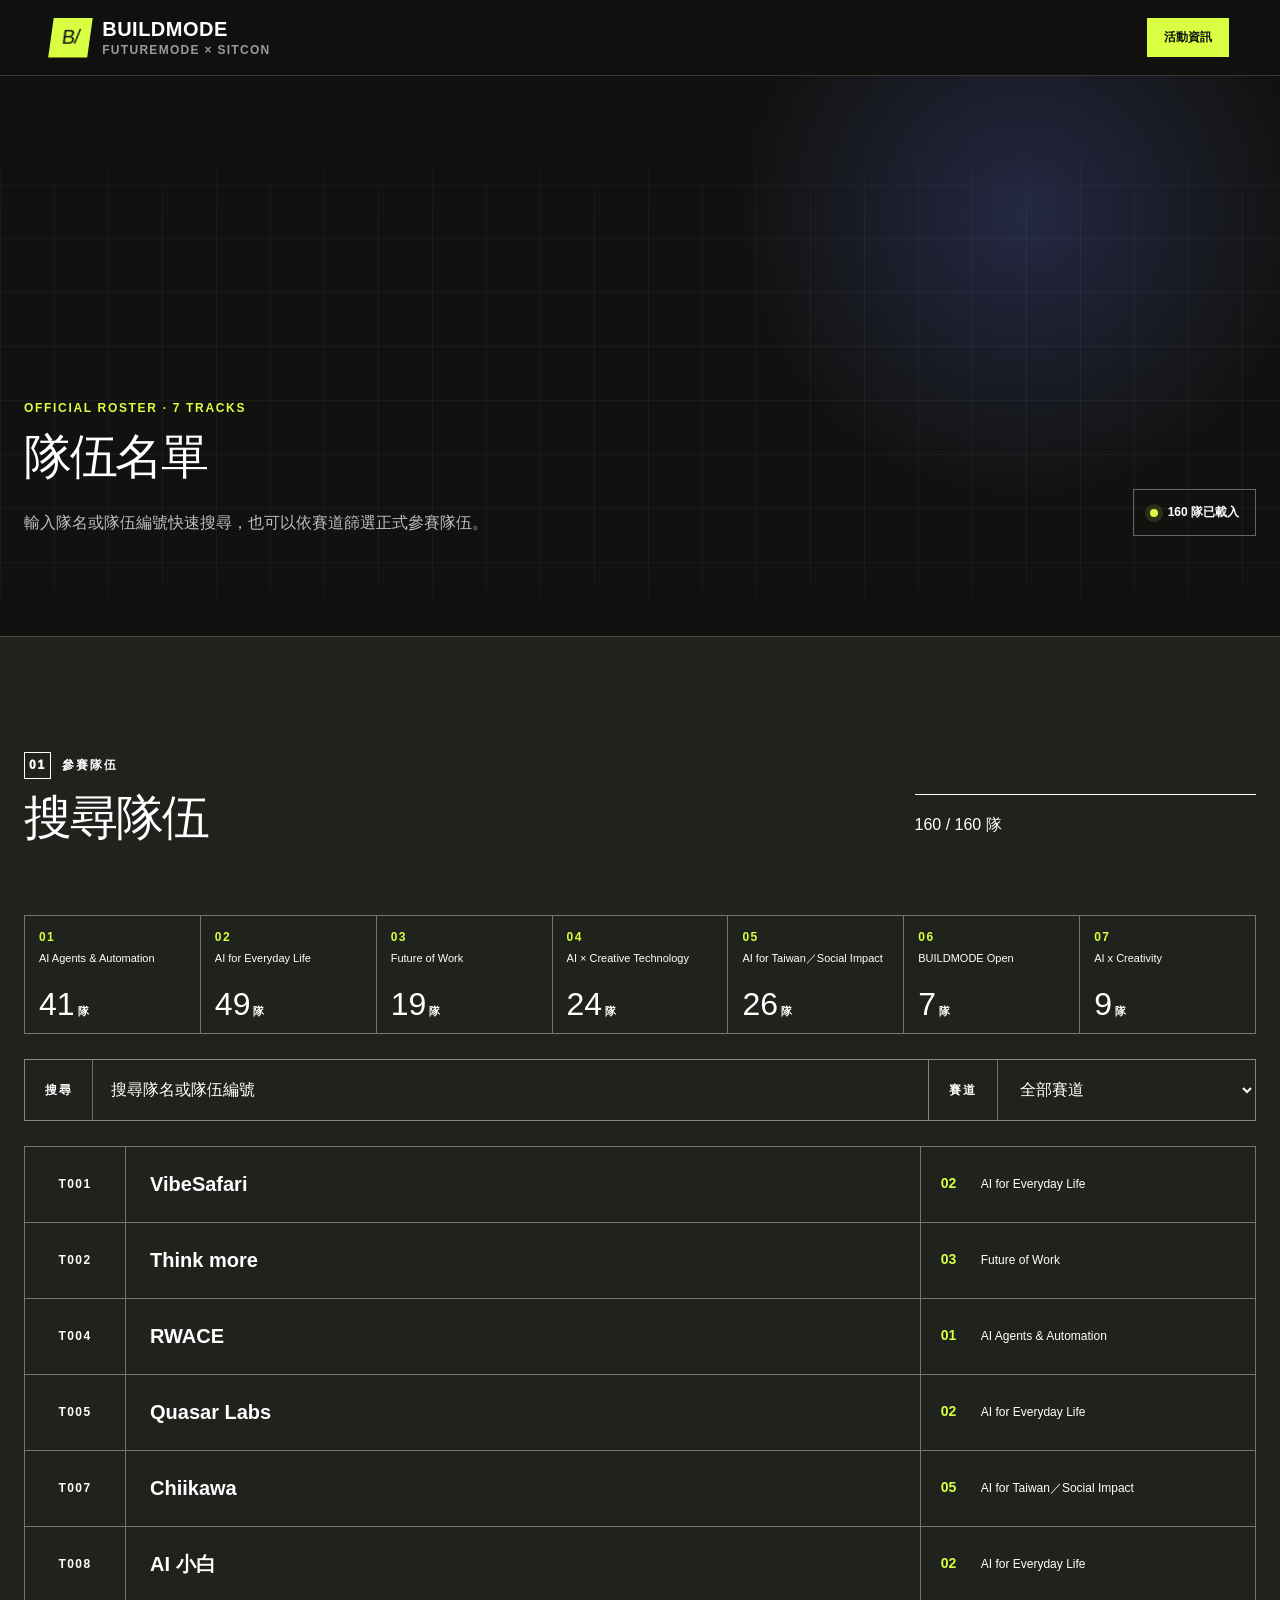
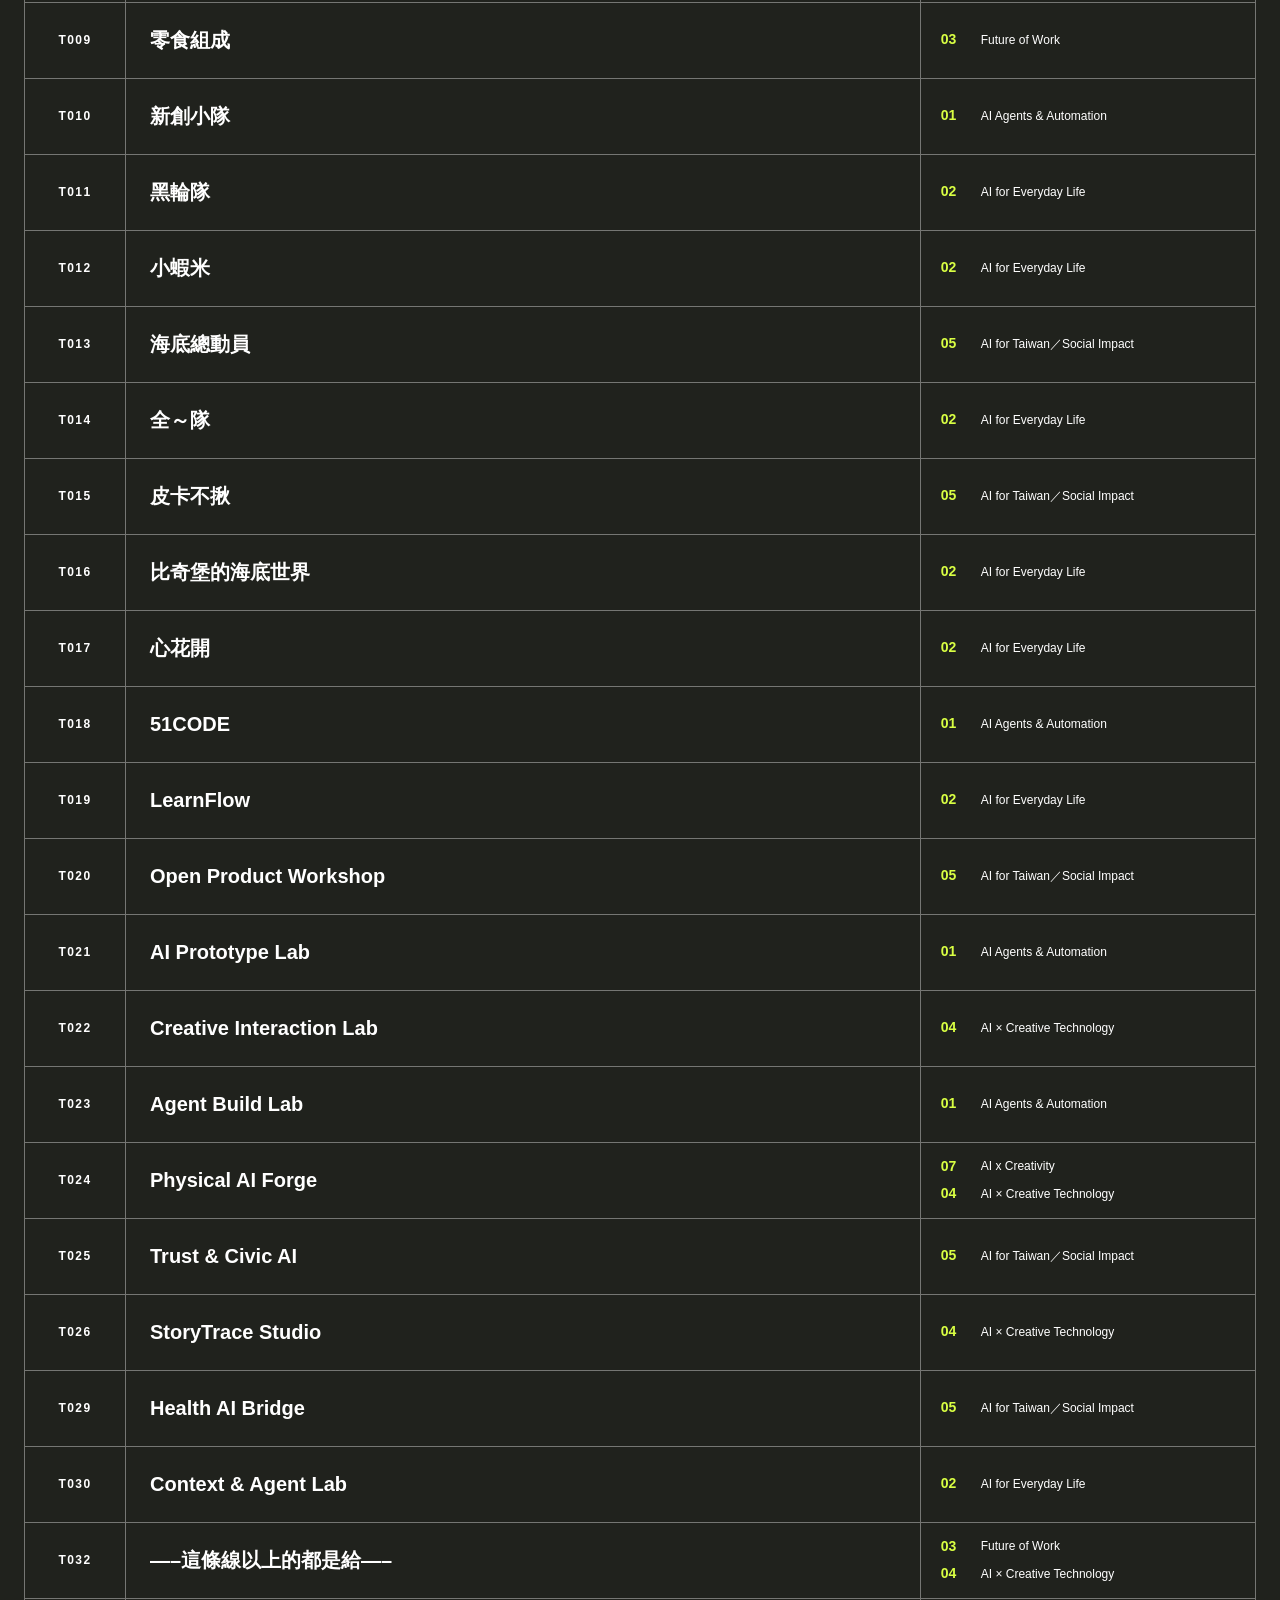
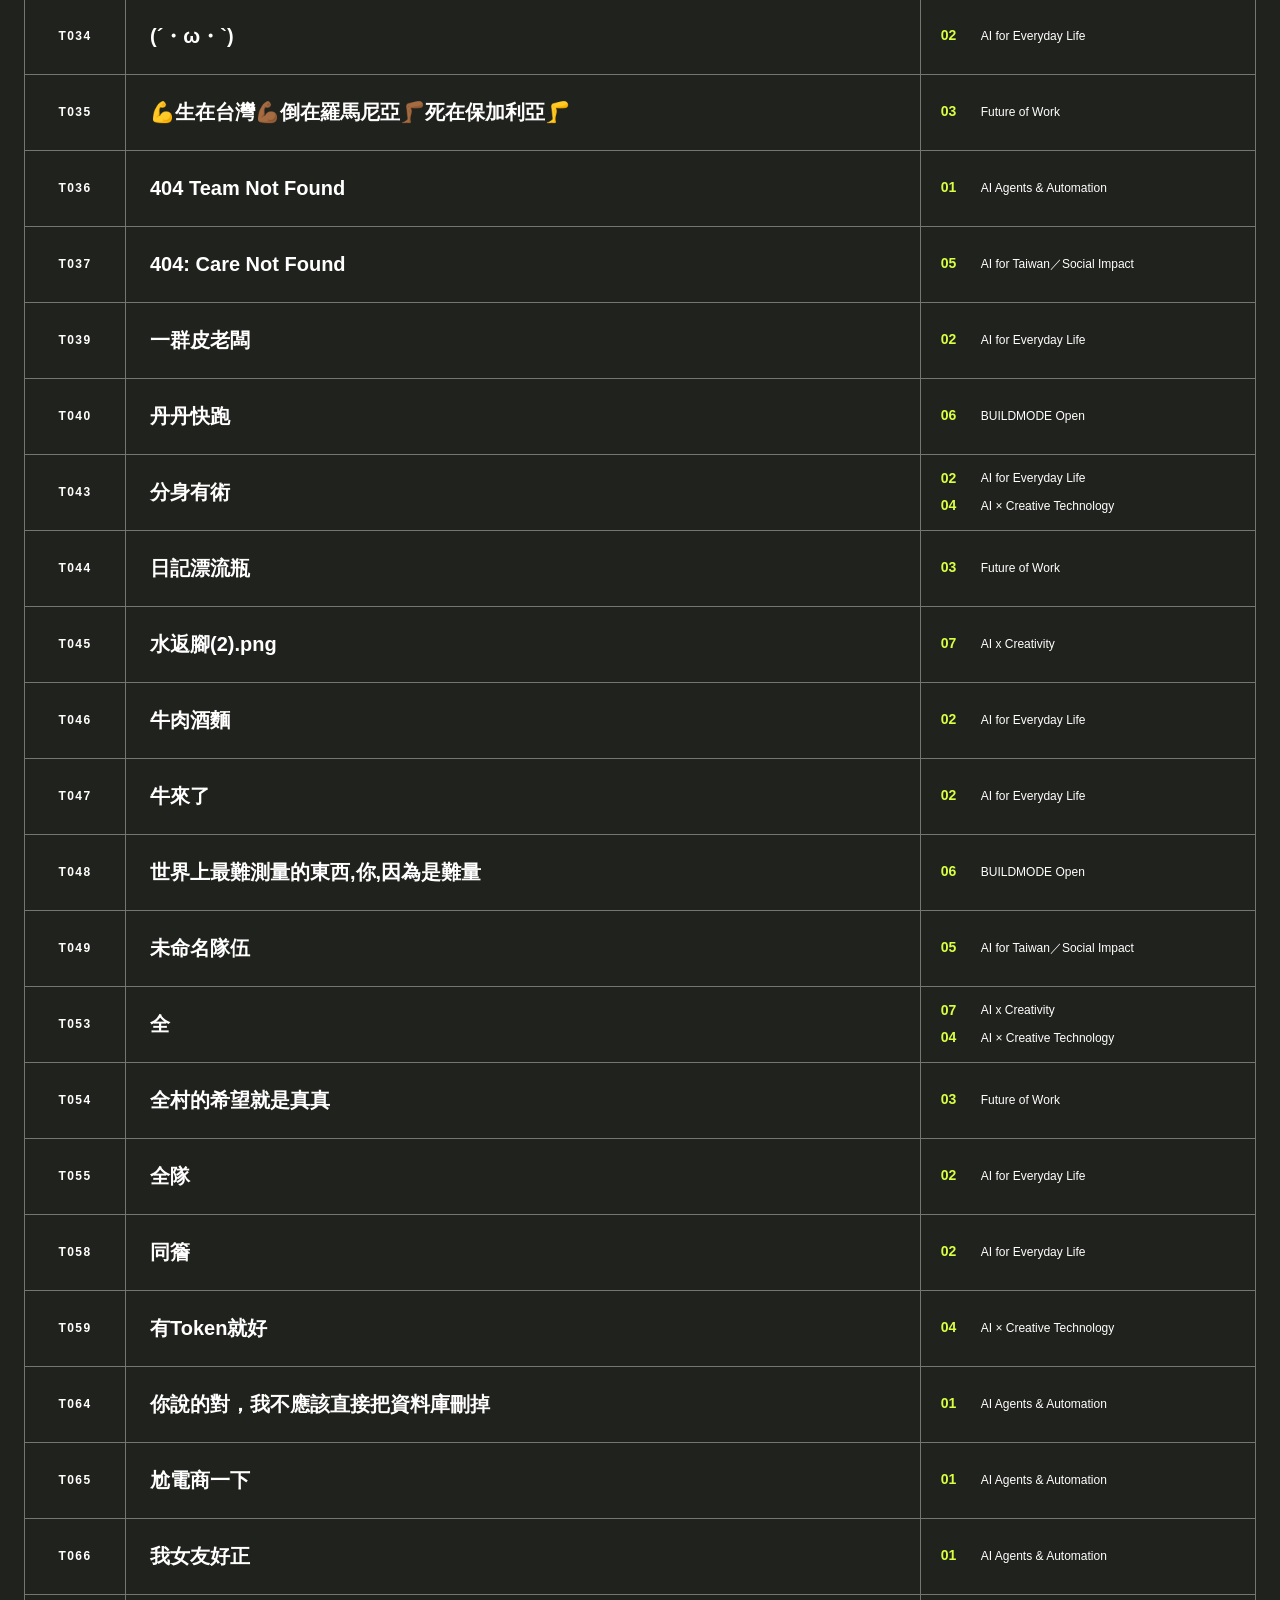
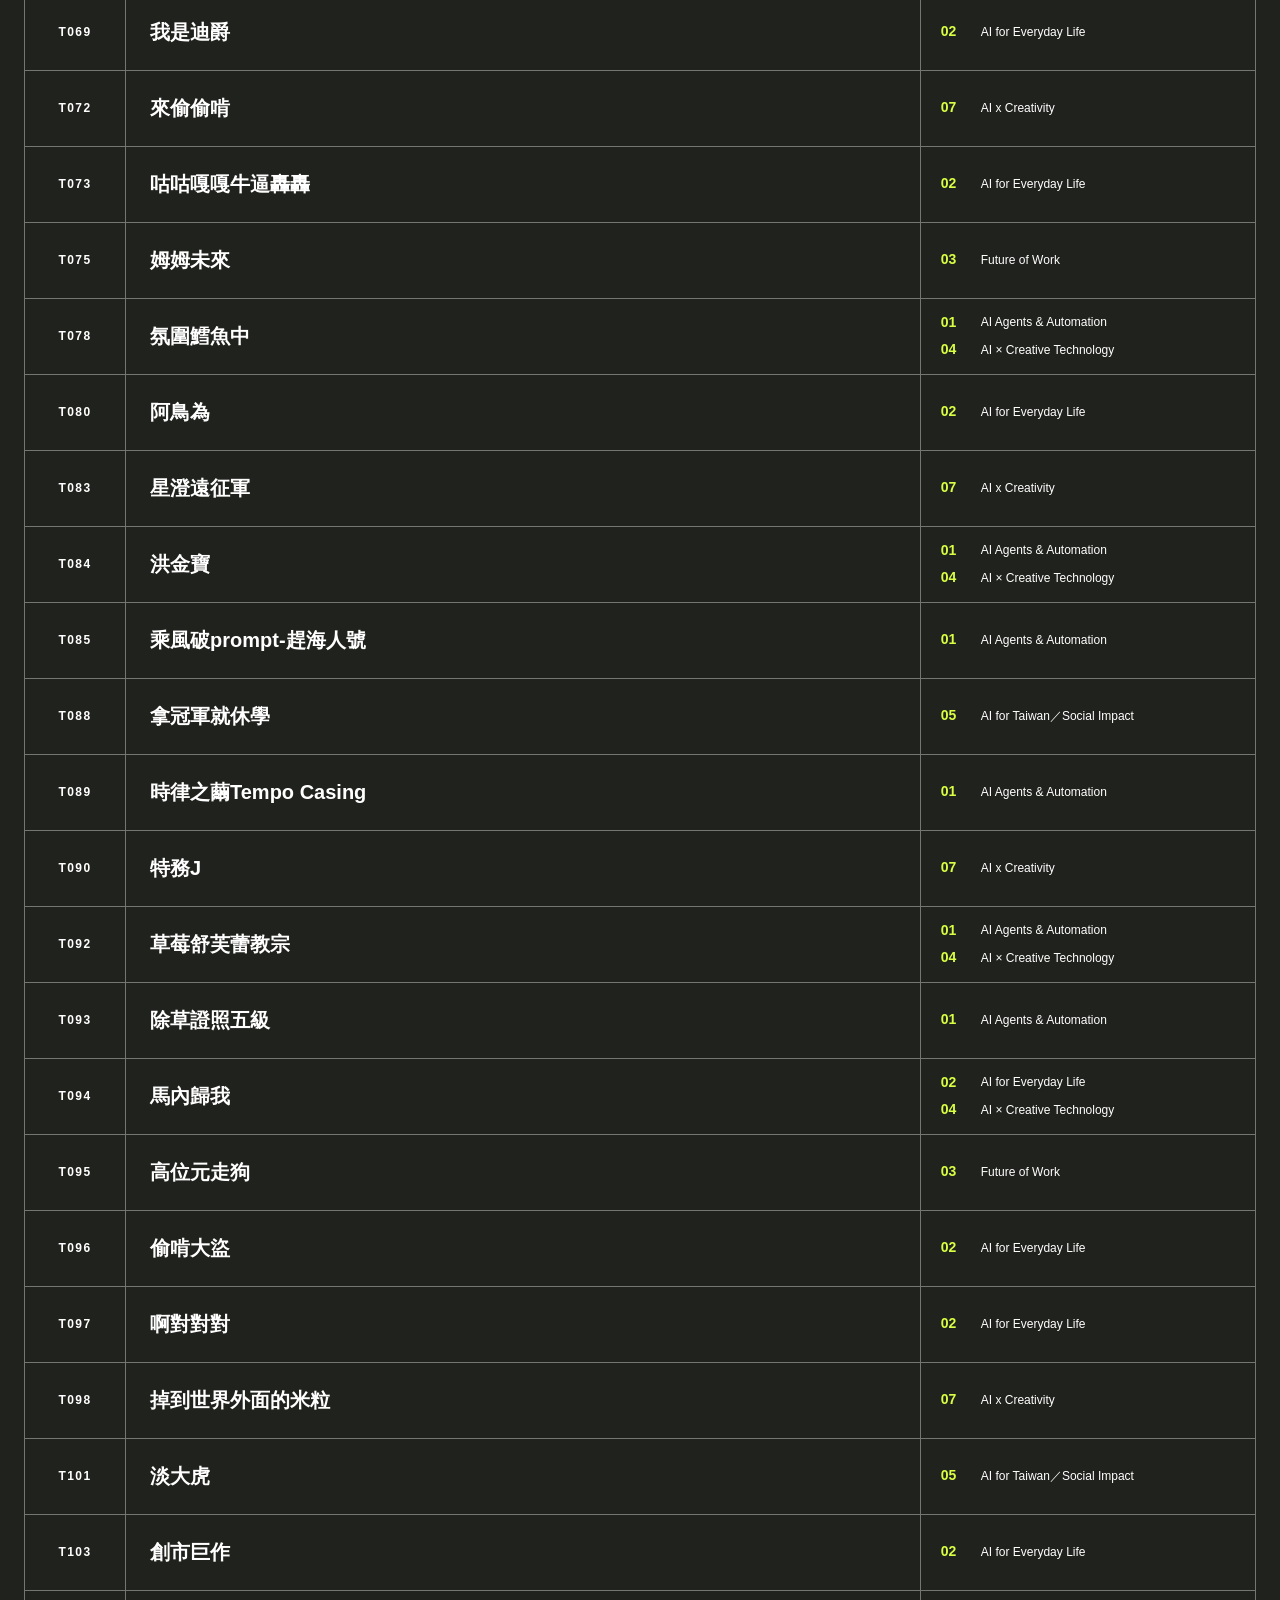
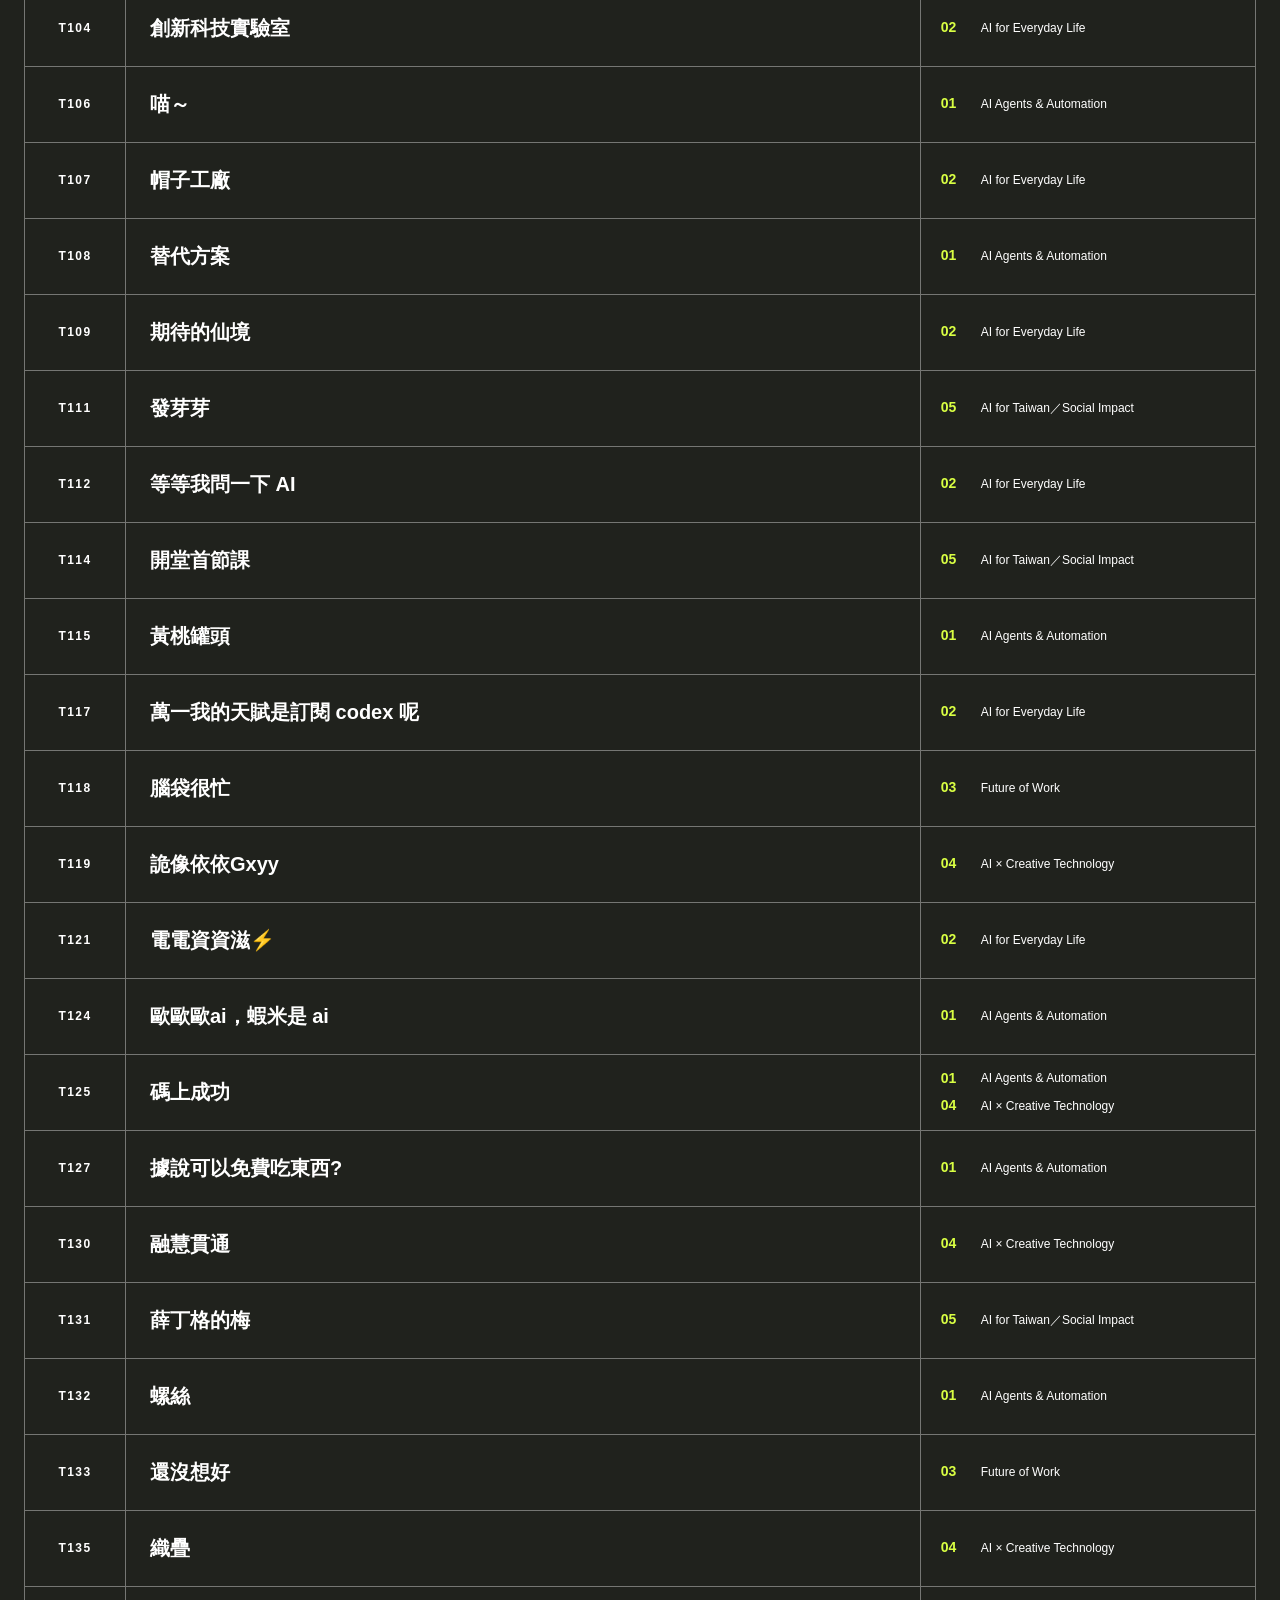
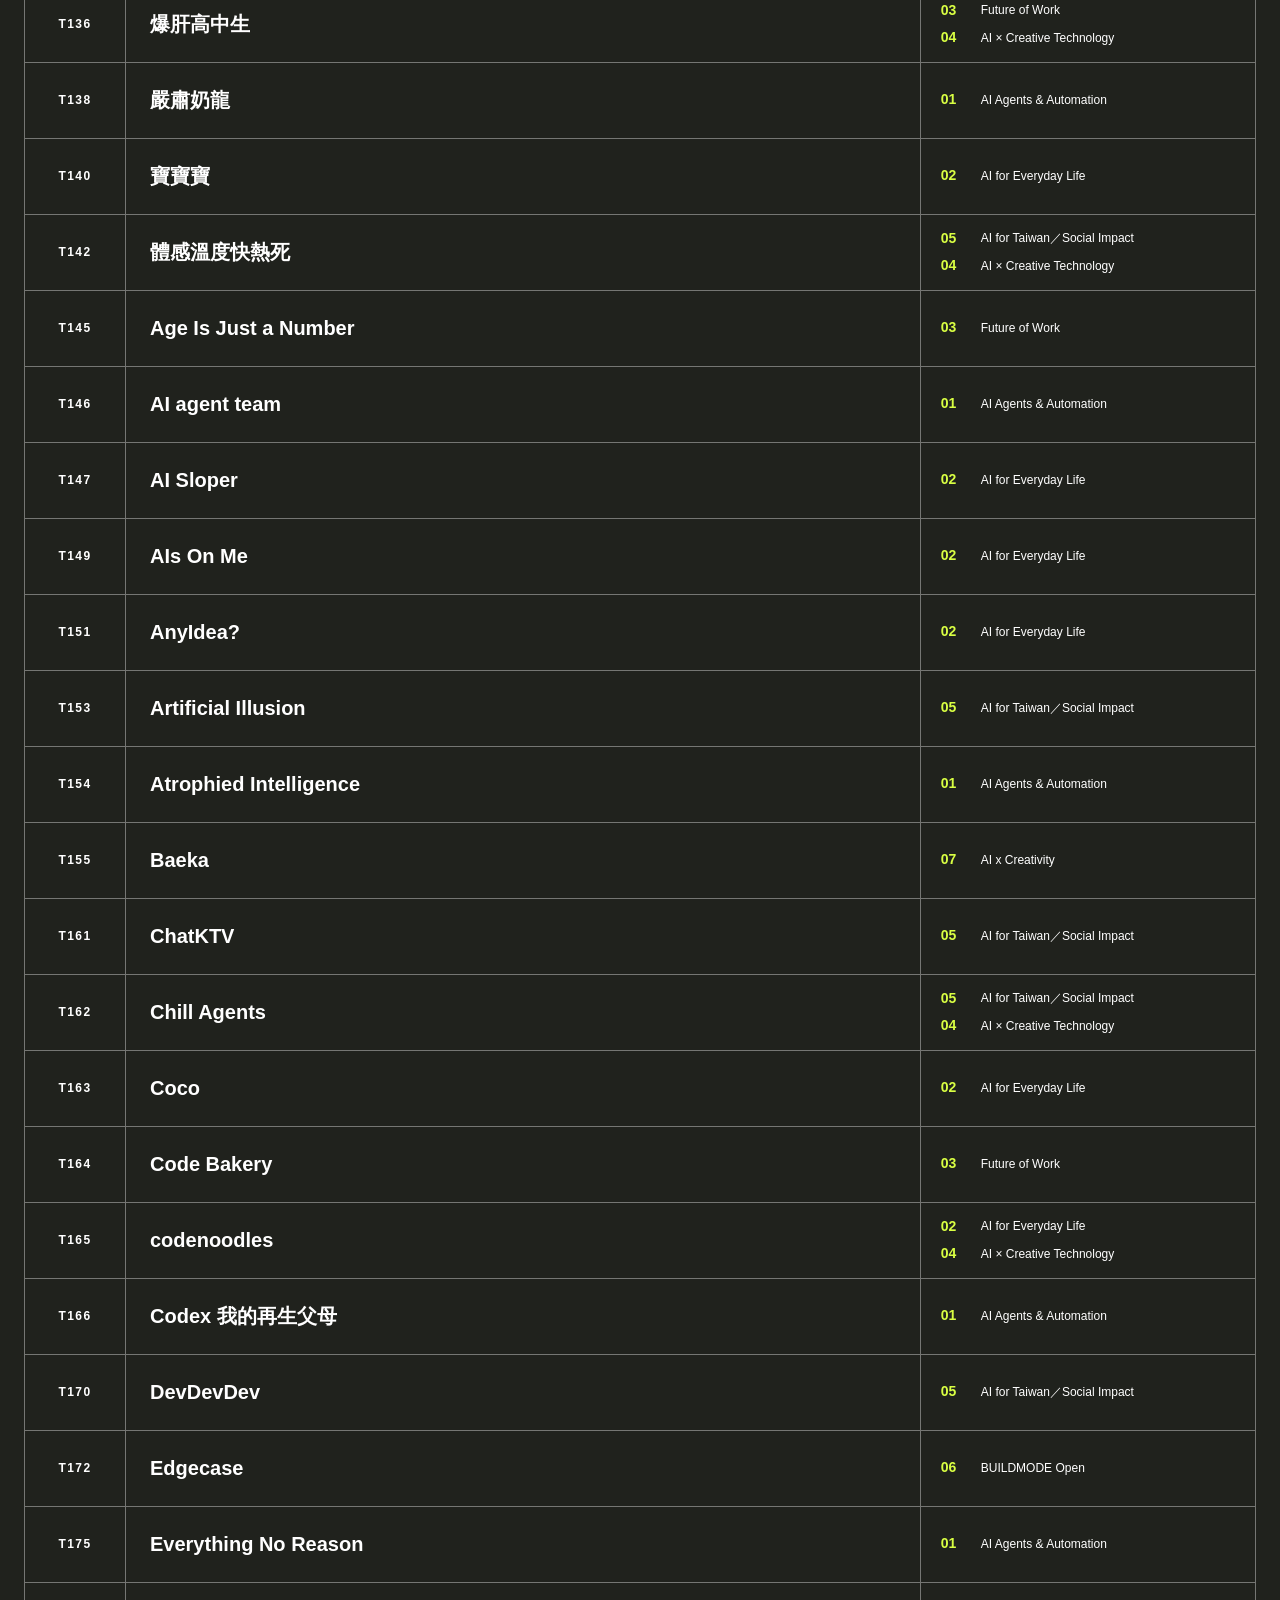
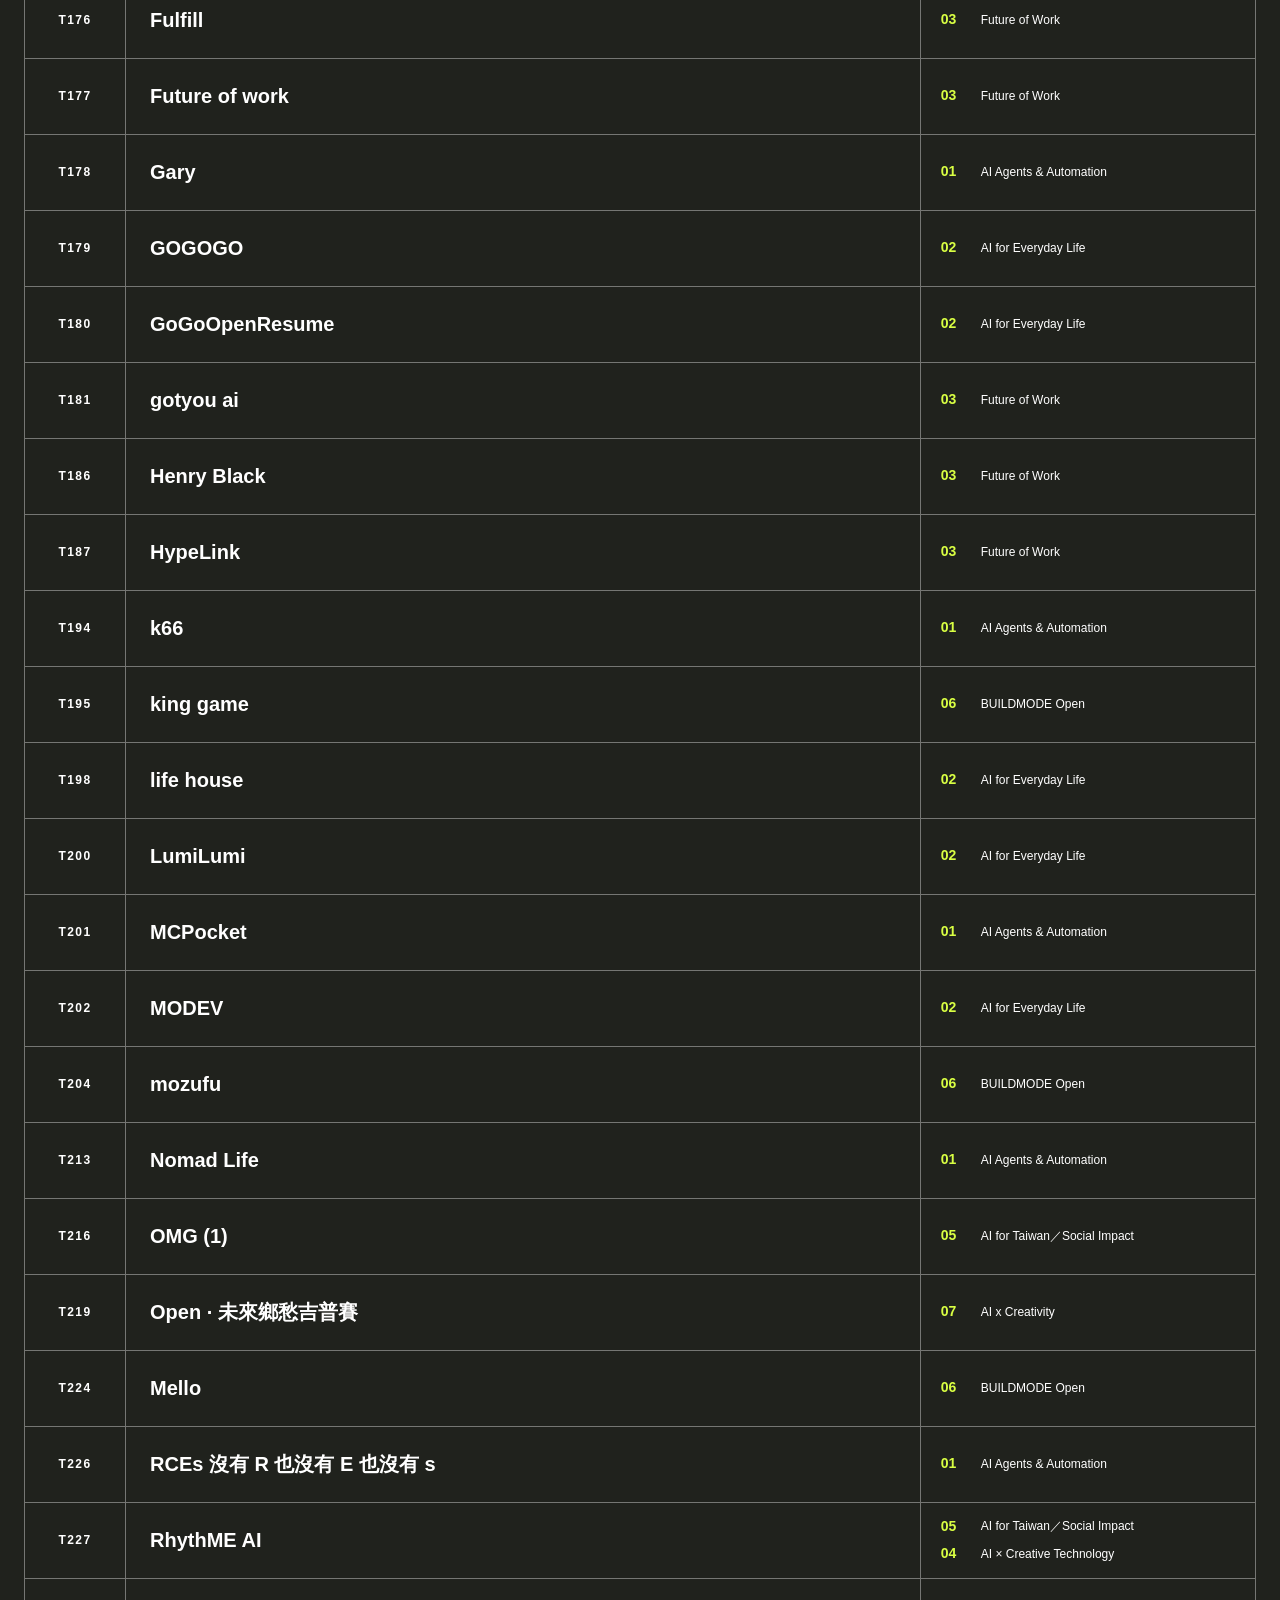
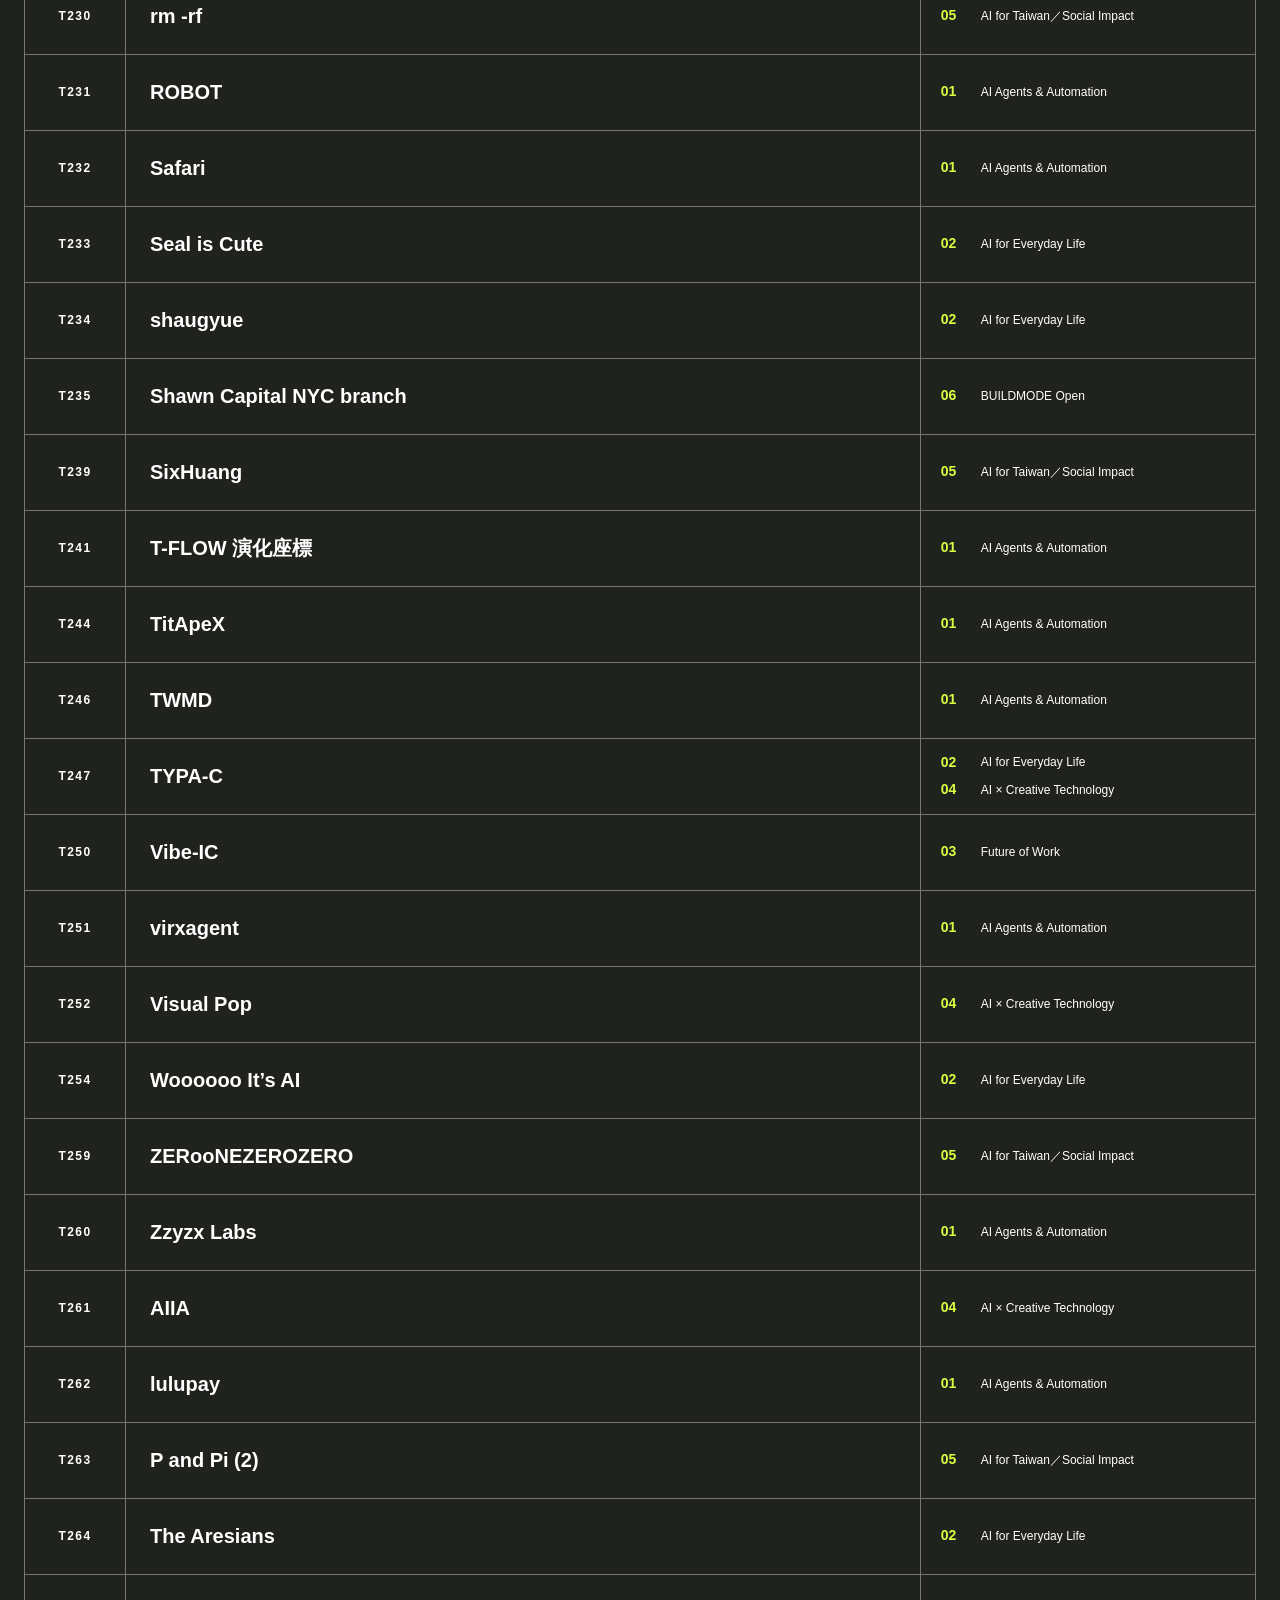
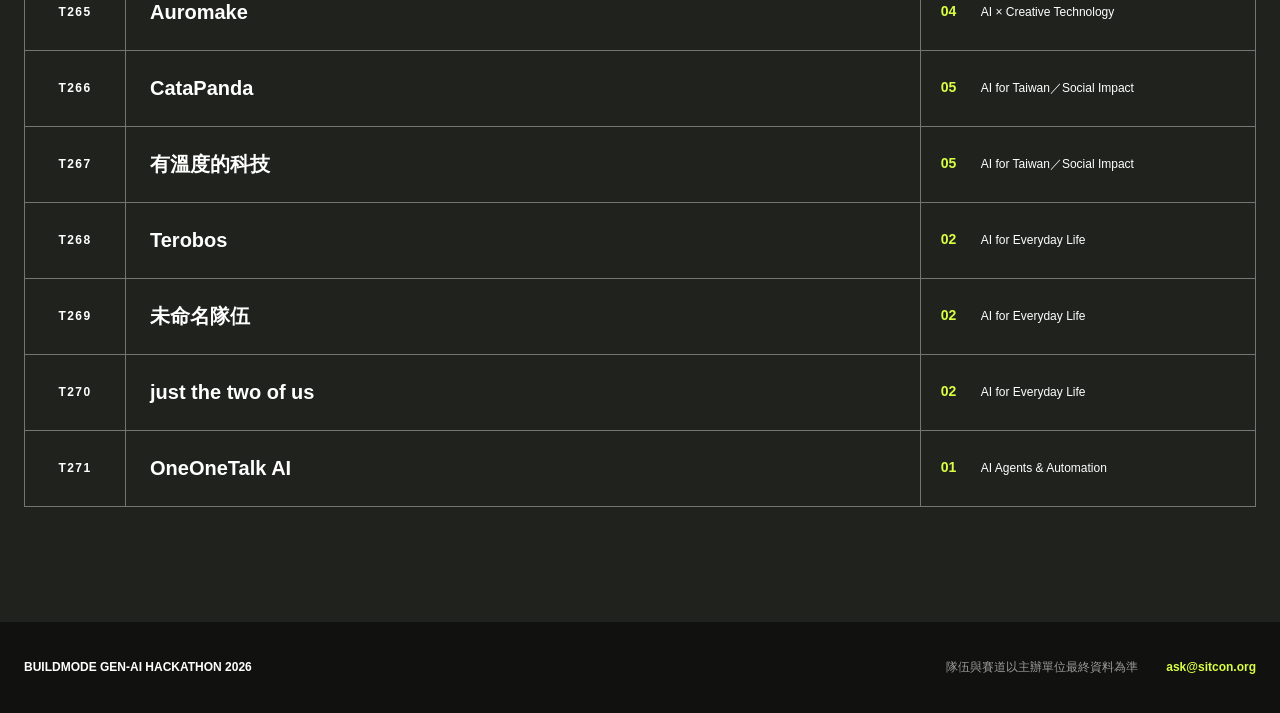
<file: teams.html>
<!doctype html>
<html lang="zh-Hant">
  <head>
    <meta charset="UTF-8" />
    <script async src="https://www.googletagmanager.com/gtm.js?id=GTM-NWJD4852"></script>
    <script>
      window.dataLayer = window.dataLayer || [];
      function gtag(){dataLayer.push(arguments);}
      gtag('js', new Date());
    </script>
    <meta name="viewport" content="width=device-width, initial-scale=1.0" />
    <meta name="description" content="BUILDMODE GEN-AI HACKATHON 2026 參賽隊伍名單與賽道搜尋。" />
    <meta name="theme-color" content="#11120f" />
    <title>隊伍名單｜BUILDMODE GEN-AI HACKATHON 2026</title>
    <link rel="stylesheet" href="styles.css" />
    <script src="teams-page.js" defer></script>
  </head>
  <body class="results-body teams-body">
    <a class="skip-link" href="#teams-main">跳至主要內容</a>
    <header class="site-header results-header">
      <a class="brand" href="index.html" aria-label="返回活動資訊首頁">
        <span class="brand-mark" aria-hidden="true">B/</span>
        <span><strong>BUILDMODE</strong><small>FUTUREMODE × SITCON</small></span>
      </a>
      <a class="results-back" href="index.html">活動資訊</a>
    </header>

    <main id="teams-main" class="results-page teams-page">
      <section class="results-hero teams-hero" aria-labelledby="teams-page-title">
        <div class="hero-grid" aria-hidden="true"></div>
        <div>
          <p class="results-kicker">OFFICIAL ROSTER · 7 TRACKS</p>
          <h1 id="teams-page-title">隊伍名單</h1>
          <p>輸入隊名或隊伍編號快速搜尋，也可以依賽道篩選正式參賽隊伍。</p>
        </div>
        <div class="results-status"><i></i><span id="teams-page-status">名單載入中</span></div>
      </section>

      <section class="team-directory teams" aria-labelledby="team-directory-title">
        <div class="section-heading section-heading--light">
          <div>
            <div class="section-kicker"><span>01</span> 參賽隊伍</div>
            <h2 id="team-directory-title">搜尋隊伍</h2>
          </div>
          <p id="team-count" role="status" aria-live="polite">名單載入中</p>
        </div>
        <div id="track-summary" class="track-summary" aria-label="各賽道隊伍數量"></div>
        <div class="team-toolbar">
          <label>
            <span>搜尋</span>
            <input id="team-search" type="search" placeholder="搜尋隊名或隊伍編號" autocomplete="off" />
          </label>
          <label>
            <span>賽道</span>
            <select id="team-track">
              <option value="all">全部賽道</option>
              <option value="01">01 · AI Agents</option>
              <option value="02">02 · Everyday Life</option>
              <option value="03">03 · Future of Work</option>
              <option value="04">04 · Creative Tech</option>
              <option value="05">05 · Taiwan / Impact</option>
              <option value="06">06 · BUILDMODE Open</option>
              <option value="07">07 · AI × Creativity</option>
            </select>
          </label>
        </div>
        <div id="team-list" class="team-list" aria-busy="true"></div>
      </section>
    </main>

    <footer class="results-footer">
      <strong>BUILDMODE GEN-AI HACKATHON 2026</strong>
      <span>隊伍與賽道以主辦單位最終資料為準</span>
      <a href="mailto:ask@sitcon.org">ask@sitcon.org</a>
    </footer>
  </body>
</html>
</file>
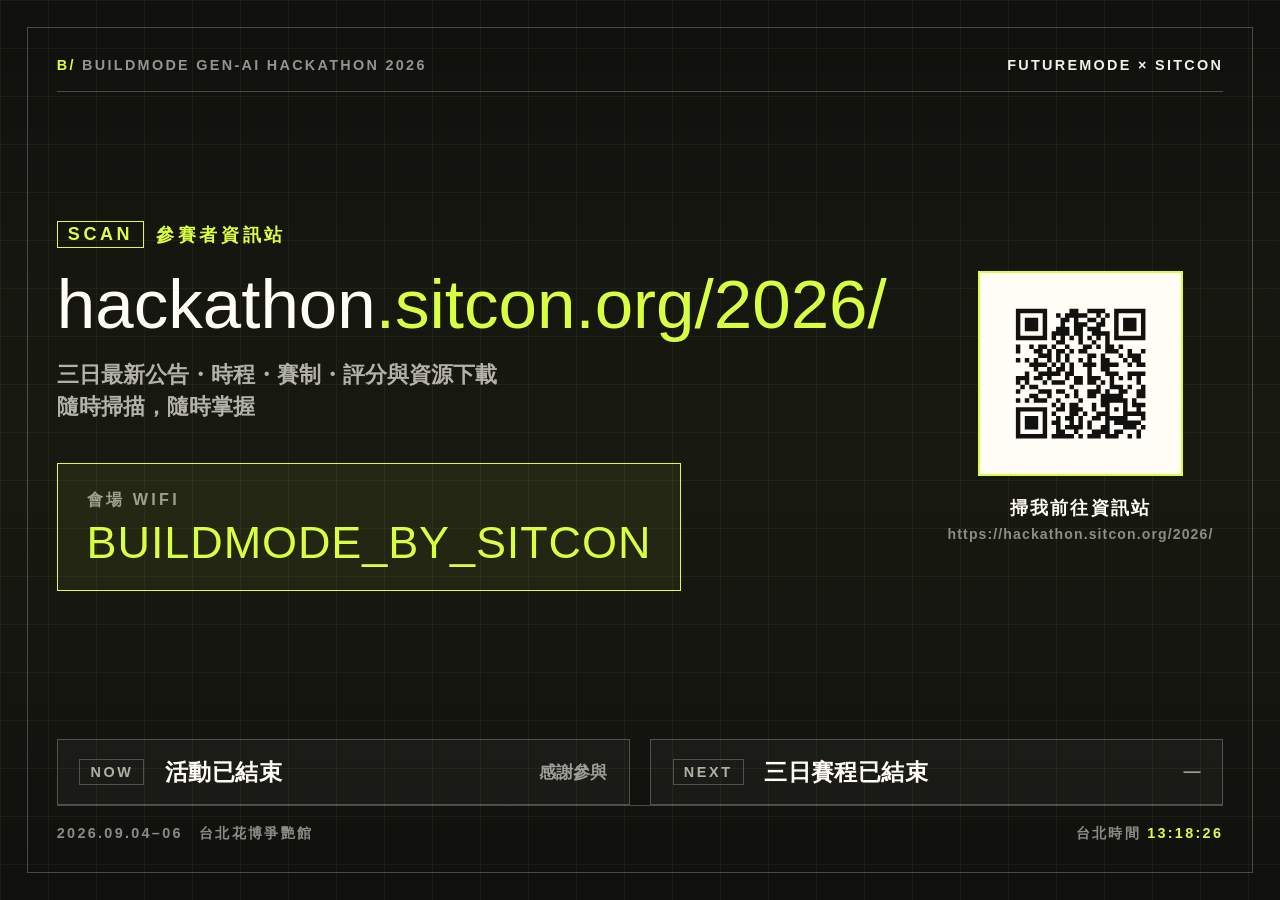
<file: tv.html>
<!doctype html>
<html lang="zh-Hant">
  <head>
    <meta charset="UTF-8" />
    <script async src="https://www.googletagmanager.com/gtm.js?id=GTM-NWJD4852"></script>
    <script>
      window.dataLayer = window.dataLayer || [];
      function gtag(){dataLayer.push(arguments);}
      gtag('js', new Date());
    </script>
    <meta name="viewport" content="width=device-width, initial-scale=1.0" />
    <meta name="description" content="BUILDMODE GEN-AI HACKATHON 2026 現場資訊：資訊站網址、QR Code 與會場 WiFi。" />
    <meta name="theme-color" content="#11120f" />
    <title>現場資訊｜BUILDMODE GEN-AI HACKATHON 2026</title>
    <style>
      @font-face {
        font-family: "Build Sans";
        src: local("Arial");
        font-display: swap;
      }

      :root {
        --ink: #11120f;
        --paper: #f1efe6;
        --paper-bright: #fffdf5;
        --acid: #d9ff43;
        --violet: #6978ff;
        --cyan: #a9b2ff;
        --line-light: rgba(255, 255, 255, 0.24);
        --font-sans: "Build Sans", "Noto Sans TC", "PingFang TC", "Microsoft JhengHei", Arial, sans-serif;
        --font-display: Impact, Haettenschweiler, "Arial Narrow Bold", "Arial Black", sans-serif;
      }

      * {
        box-sizing: border-box;
      }

      html,
      body {
        height: 100%;
      }

      body {
        margin: 0;
        overflow: hidden;
        background:
          linear-gradient(rgba(217, 255, 67, 0.05) 1px, transparent 1px),
          linear-gradient(90deg, rgba(217, 255, 67, 0.05) 1px, transparent 1px),
          var(--ink);
        background-size: 48px 48px;
        color: var(--paper);
        font-family: var(--font-sans);
        -webkit-font-smoothing: antialiased;
      }

      .scanline {
        position: fixed;
        top: 0;
        bottom: 0;
        left: 0;
        width: 100%;
        background: linear-gradient(180deg, transparent 0%, rgba(217, 255, 67, 0.035) 50%, transparent 100%);
        animation: scan 9s linear infinite;
        pointer-events: none;
      }

      @keyframes scan {
        from {
          transform: translateY(-100%);
        }
        to {
          transform: translateY(100%);
        }
      }

      .frame {
        position: fixed;
        inset: clamp(16px, 3vh, 44px);
        border: 1px solid var(--line-light);
        display: flex;
        flex-direction: column;
        padding: clamp(16px, 3.2vh, 44px);
      }

      .chrome {
        display: flex;
        align-items: baseline;
        justify-content: space-between;
        gap: 16px;
        padding-bottom: clamp(10px, 2vh, 22px);
        border-bottom: 1px solid var(--line-light);
        font-size: clamp(12px, 1.6vh, 20px);
        font-weight: 900;
        letter-spacing: 0.16em;
      }

      .brand {
        color: var(--acid);
      }

      .brand em {
        font-style: normal;
        color: rgba(255, 255, 255, 0.55);
      }

      .stage {
        flex: 1;
        display: grid;
        grid-template-columns: 1.15fr 1fr;
        gap: clamp(20px, 4vw, 72px);
        align-items: center;
        min-height: 0;
      }

      .kicker {
        display: flex;
        align-items: center;
        gap: 12px;
        color: var(--acid);
        font-size: clamp(13px, 2vh, 24px);
        font-weight: 900;
        letter-spacing: 0.2em;
      }

      .kicker span {
        padding: 2px 10px;
        border: 1px solid var(--acid);
      }

      .url-display {
        margin: clamp(10px, 2.4vh, 26px) 0 0;
        font-family: var(--font-display);
        font-weight: 500;
        font-size: clamp(30px, 5.4vw, 104px);
        line-height: 1;
        letter-spacing: 0;
        text-transform: lowercase;
        white-space: nowrap;
        color: var(--paper-bright);
      }

      .url-display .acid {
        color: var(--acid);
      }

      .url-note {
        margin: clamp(10px, 2.2vh, 24px) 0 0;
        color: rgba(241, 239, 230, 0.72);
        font-size: clamp(14px, 2.4vh, 28px);
        font-weight: 700;
        line-height: 1.5;
      }

      .wifi {
        margin-top: clamp(18px, 4.4vh, 52px);
        padding: clamp(14px, 2.8vh, 34px) clamp(18px, 3.2vh, 40px);
        border: 1px solid var(--acid);
        background: rgba(217, 255, 67, 0.06);
        display: inline-block;
      }

      .wifi small {
        display: block;
        color: rgba(241, 239, 230, 0.6);
        font-size: clamp(12px, 1.8vh, 20px);
        font-weight: 900;
        letter-spacing: 0.2em;
      }

      .wifi strong {
        display: block;
        margin-top: clamp(4px, 1vh, 12px);
        font-family: var(--font-display);
        font-weight: 500;
        font-size: clamp(26px, 5vh, 62px);
        line-height: 1;
        letter-spacing: 0.02em;
        color: var(--acid);
      }

      .qr-panel {
        display: flex;
        flex-direction: column;
        align-items: center;
        gap: clamp(10px, 2.2vh, 26px);
        min-width: 0;
      }

      .qr-card {
        margin: 0;
        padding: clamp(12px, 2vh, 28px);
        border: 2px solid var(--acid);
        background: var(--paper-bright);
      }

      .qr-card svg {
        display: block;
        width: min(clamp(240px, 44vh, 560px), 100%);
        height: auto;
      }

      .qr-caption {
        color: var(--paper-bright);
        font-size: clamp(13px, 2vh, 22px);
        font-weight: 900;
        letter-spacing: 0.12em;
        text-align: center;
      }

      .qr-caption small {
        display: block;
        margin-top: 6px;
        color: rgba(241, 239, 230, 0.55);
        font-size: 0.78em;
        font-weight: 700;
        letter-spacing: 0.08em;
      }

      .schedule-banner {
        display: grid;
        grid-template-columns: 1fr 1fr;
        gap: clamp(10px, 1.6vw, 24px);
        margin-top: clamp(10px, 2vh, 22px);
      }

      .banner-cell {
        display: flex;
        align-items: center;
        gap: clamp(10px, 1.6vw, 22px);
        padding: clamp(10px, 1.8vh, 22px) clamp(14px, 2.4vh, 30px);
        border: 1px solid var(--line-light);
        background: rgba(255, 255, 255, 0.03);
        min-width: 0;
      }

      .banner-cell .cell-tag {
        display: flex;
        align-items: center;
        gap: 8px;
        padding: 4px 10px;
        font-size: clamp(11px, 1.6vh, 18px);
        font-weight: 900;
        letter-spacing: 0.18em;
        color: rgba(241, 239, 230, 0.7);
        border: 1px solid var(--line-light);
        white-space: nowrap;
      }

      .banner-cell strong {
        flex: 1;
        min-width: 0;
        overflow: hidden;
        text-overflow: ellipsis;
        white-space: nowrap;
        font-size: clamp(16px, 2.6vh, 32px);
        font-weight: 900;
        letter-spacing: 0.02em;
        color: var(--paper-bright);
      }

      .banner-cell small {
        color: rgba(241, 239, 230, 0.62);
        font-size: clamp(12px, 1.9vh, 22px);
        font-weight: 700;
        font-variant-numeric: tabular-nums;
        white-space: nowrap;
      }

      .banner-cell.is-live {
        border-color: var(--acid);
        background: rgba(217, 255, 67, 0.07);
      }

      .banner-cell.is-live .cell-tag {
        border-color: var(--acid);
        color: var(--acid);
      }

      .live-dot {
        width: 0.6em;
        height: 0.6em;
        border-radius: 50%;
        background: var(--acid);
        animation: pulse 1.4s ease-in-out infinite;
      }

      @keyframes pulse {
        0%, 100% {
          opacity: 1;
          transform: scale(1);
        }
        50% {
          opacity: 0.4;
          transform: scale(0.72);
        }
      }

      .footer {
        display: flex;
        align-items: baseline;
        justify-content: space-between;
        gap: 16px;
        padding-top: clamp(10px, 2vh, 22px);
        border-top: 1px solid var(--line-light);
        color: rgba(241, 239, 230, 0.55);
        font-size: clamp(11px, 1.6vh, 18px);
        font-weight: 900;
        letter-spacing: 0.16em;
      }

      .footer b {
        color: var(--acid);
        font-variant-numeric: tabular-nums;
      }

      .fade {
        animation: fade 0.8s ease both;
      }

      .fade:nth-child(2) {
        animation-delay: 0.12s;
      }

      @keyframes fade {
        from {
          opacity: 0;
          transform: translateY(14px);
        }
        to {
          opacity: 1;
          transform: translateY(0);
        }
      }

      @media (orientation: portrait) {
        .stage {
          grid-template-columns: 1fr;
          grid-template-rows: auto auto;
        }
      }
    </style>
  </head>
  <body>
    <div class="scanline" aria-hidden="true"></div>

    <div class="frame">
      <header class="chrome">
        <div class="brand">B/ <em>BUILDMODE GEN-AI HACKATHON 2026</em></div>
        <div>FUTUREMODE × SITCON</div>
      </header>

      <main class="stage">
        <div class="fade">
          <div class="kicker"><span>SCAN</span> 參賽者資訊站</div>
          <h1 class="url-display">hackathon<span class="acid">.sitcon.org/2026/</span></h1>
          <p class="url-note">三日最新公告・時程・賽制・評分與資源下載<br />隨時掃描，隨時掌握</p>
          <div class="wifi">
            <small>會場 WIFI</small>
            <strong>BUILDMODE_BY_SITCON</strong>
          </div>
        </div>

        <figure class="qr-panel fade">
          <div class="qr-card">
            <svg xmlns="http://www.w3.org/2000/svg" width="330" height="330" viewBox="0 0 37 37" class="segno" role="img" aria-label="QR Code：https://hackathon.sitcon.org/2026/"><path fill="#fffdf5" d="M0 0h37v37H0z"/><path class="qrline" stroke="#11120f" d="M4 4.5h7M16 4.5h2M20 4.5h4M26 4.5h7M4 5.5h1M10 5.5h1M13 5.5h1M15 5.5h5M22 5.5h1M24 5.5h1M26 5.5h1M32 5.5h1M4 6.5h1M6 6.5h3M10 6.5h1M14 6.5h2M17 6.5h1M20 6.5h2M23 6.5h1M26 6.5h1M28 6.5h3M32 6.5h1M4 7.5h1M6 7.5h3M10 7.5h1M14 7.5h1M17 7.5h3M22 7.5h2M26 7.5h1M28 7.5h3M32 7.5h1M4 8.5h1M6 8.5h3M10 8.5h1M13 8.5h3M17 8.5h2M20 8.5h3M26 8.5h1M28 8.5h3M32 8.5h1M4 9.5h1M10 9.5h1M12 9.5h4M17 9.5h2M21 9.5h4M26 9.5h1M32 9.5h1M4 10.5h7M12 10.5h1M14 10.5h1M16 10.5h1M18 10.5h1M20 10.5h1M22 10.5h1M24 10.5h1M26 10.5h7M13 11.5h2M18 11.5h1M21 11.5h1M24 11.5h1M4 12.5h1M7 12.5h1M9 12.5h2M12 12.5h1M15 12.5h1M19 12.5h2M22 12.5h1M24 12.5h2M27 12.5h1M4 13.5h1M8 13.5h2M11 13.5h1M13 13.5h2M16 13.5h1M18 13.5h2M24 13.5h3M29 13.5h1M32 13.5h1M9 14.5h3M13 14.5h1M15 14.5h1M20 14.5h2M23 14.5h1M27 14.5h1M29 14.5h3M4 15.5h1M6 15.5h1M8 15.5h1M11 15.5h1M13 15.5h1M15 15.5h1M18 15.5h1M20 15.5h1M23 15.5h2M28 15.5h1M30 15.5h2M7 16.5h4M12 16.5h1M14 16.5h1M16 16.5h1M19 16.5h3M23 16.5h4M29 16.5h1M31 16.5h2M8 17.5h1M11 17.5h1M13 17.5h2M16 17.5h1M20 17.5h1M23 17.5h2M6 18.5h1M9 18.5h5M15 18.5h2M20 18.5h1M24 18.5h3M29 18.5h4M4 19.5h3M8 19.5h2M11 19.5h1M15 19.5h1M17 19.5h2M20 19.5h3M25 19.5h1M27 19.5h1M29 19.5h1M31 19.5h1M4 20.5h1M6 20.5h1M10 20.5h1M12 20.5h3M17 20.5h2M20 20.5h2M23 20.5h1M25 20.5h1M31 20.5h1M5 21.5h1M7 21.5h2M16 21.5h1M22 21.5h1M25 21.5h3M29 21.5h1M32 21.5h1M4 22.5h1M9 22.5h3M13 22.5h2M17 22.5h1M20 22.5h3M24 22.5h1M27 22.5h2M31 22.5h2M7 23.5h2M11 23.5h1M15 23.5h1M17 23.5h1M20 23.5h2M23 23.5h5M31 23.5h2M4 24.5h1M6 24.5h1M8 24.5h3M13 24.5h1M18 24.5h1M23 24.5h6M30 24.5h1M12 25.5h1M14 25.5h1M16 25.5h2M21 25.5h1M23 25.5h2M28 25.5h1M30 25.5h3M4 26.5h7M13 26.5h2M16 26.5h3M21 26.5h1M24 26.5h1M26 26.5h1M28 26.5h1M31 26.5h1M4 27.5h1M10 27.5h1M12 27.5h1M16 27.5h2M19 27.5h1M22 27.5h3M28 27.5h5M4 28.5h1M6 28.5h3M10 28.5h1M13 28.5h1M15 28.5h2M18 28.5h1M21 28.5h2M24 28.5h5M32 28.5h1M4 29.5h1M6 29.5h3M10 29.5h1M12 29.5h2M16 29.5h1M18 29.5h1M20 29.5h1M24 29.5h1M26 29.5h6M4 30.5h1M6 30.5h3M10 30.5h1M13 30.5h1M15 30.5h4M20 30.5h1M23 30.5h2M28 30.5h3M32 30.5h1M4 31.5h1M10 31.5h1M13 31.5h2M17 31.5h1M21 31.5h4M26 31.5h2M31 31.5h1M4 32.5h7M12 32.5h5M18 32.5h1M20 32.5h3M24 32.5h3M29 32.5h1M31 32.5h1"/></svg>
          </div>
          <figcaption class="qr-caption">
            掃我前往資訊站
            <small>https://hackathon.sitcon.org/2026/</small>
          </figcaption>
        </figure>
      </main>

      <section class="schedule-banner" aria-live="polite">
        <div class="banner-cell" id="now-cell">
          <span class="cell-tag"><i class="live-dot" id="now-dot" hidden></i>NOW</span>
          <strong id="now-title">賽程載入中</strong>
          <small id="now-meta">--:-- – --:--</small>
        </div>
        <div class="banner-cell" id="next-cell">
          <span class="cell-tag">NEXT</span>
          <strong id="next-title">賽程載入中</strong>
          <small id="next-meta">--:-- – --:--</small>
        </div>
      </section>

      <footer class="footer">
        <span>2026.09.04–06　台北花博爭艷館</span>
        <span>台北時間 <b id="taipei-clock">--:--:--</b></span>
      </footer>
    </div>

    <script>
      const schedule = [
        {
          date: "2026-09-04",
          items: [
            { start: "09:00", end: "09:30", title: "場地開放、參賽者進場" },
            { start: "09:30", end: "10:20", title: "入座與開發準備" },
            { start: "10:20", end: "10:30", title: "開幕前提醒" },
            { start: "10:30", end: "11:10", title: "開幕與賽制說明" },
            { start: "11:10", end: "16:30", title: "開發時間" },
            { start: "16:30", end: "16:45", title: "隊伍與主題異動截止" },
            { start: "16:45", end: "17:00", title: "第一天公告與離場" },
          ],
        },
        {
          date: "2026-09-05",
          items: [
            { start: "09:00", end: "10:30", title: "開發時間（閃電講報名 12:00 截止）" },
            { start: "10:30", end: "12:00", title: "開發時間" },
            { start: "12:00", end: "12:30", title: "閃電講報名截止與抽選" },
            { start: "12:30", end: "15:50", title: "開發時間" },
            { start: "15:55", end: "16:05", title: "閃電講講者報到" },
            { start: "16:05", end: "16:40", title: "閃電講" },
            { start: "16:40", end: "17:00", title: "第二天公告與離場" },
          ],
        },
        {
          date: "2026-09-06",
          items: [
            { start: "09:00", end: "09:50", title: "最後開發與作品繳交" },
            { start: "09:50", end: "10:00", title: "作品繳交截止" },
            { start: "10:00", end: "14:10", title: "第一輪評選" },
            { start: "14:10", end: "14:30", title: "成績確認與決賽名單公布" },
            { start: "14:30", end: "15:00", title: "AI × Creative Technology｜科幻文創協會" },
            { start: "15:00", end: "17:00", title: "BUILDMODE Demo Day 成果發表｜SITCON" },
          ],
        },
      ];

      const eventTimeline = schedule.flatMap((day) =>
        day.items.map((item) => ({
          title: item.title,
          start: new Date(`${day.date}T${item.start}:00+08:00`).getTime(),
          end: new Date(`${day.date}T${item.end}:00+08:00`).getTime(),
          timeLabel: `${item.start} – ${item.end}`,
        })),
      );

      function formatDayLabel(timestamp) {
        return new Intl.DateTimeFormat("zh-TW", {
          timeZone: "Asia/Taipei",
          month: "numeric",
          day: "numeric",
        }).format(new Date(timestamp));
      }

      function updateScheduleBanner(now) {
        const nowTs = now.getTime();
        const current = eventTimeline.find((event) => nowTs >= event.start && nowTs < event.end);
        const next = eventTimeline.find((event) => event.start > nowTs);

        const nowCell = document.getElementById("now-cell");
        const nowTitle = document.getElementById("now-title");
        const nowMeta = document.getElementById("now-meta");
        const nowDot = document.getElementById("now-dot");
        const nextTitle = document.getElementById("next-title");
        const nextMeta = document.getElementById("next-meta");

        nowCell.classList.toggle("is-live", Boolean(current));
        nowDot.hidden = !current;
        if (current) {
          nowTitle.textContent = current.title;
          nowMeta.textContent = current.timeLabel;
        } else if (nowTs < eventTimeline[0].start) {
          nowTitle.textContent = "活動尚未開始";
          nowMeta.textContent = `${formatDayLabel(eventTimeline[0].start)} 09:00 開跑`;
        } else if (nowTs >= eventTimeline[eventTimeline.length - 1].end) {
          nowTitle.textContent = "活動已結束";
          nowMeta.textContent = "感謝參與";
        } else {
          nowTitle.textContent = "非活動時段";
          nowMeta.textContent = "明日 09:00 見";
        }

        if (next) {
          nextTitle.textContent = next.title;
          const sameDay = current && new Date(next.start).toDateString() === new Date(current.start).toDateString();
          nextMeta.textContent = sameDay ? `${next.timeLabel}` : `${formatDayLabel(next.start)} ${next.timeLabel}`;
        } else {
          nextTitle.textContent = "三日賽程已結束";
          nextMeta.textContent = "—";
        }
      }

      function updateClock() {
        document.getElementById("taipei-clock").textContent = new Intl.DateTimeFormat("zh-TW", {
          timeZone: "Asia/Taipei",
          hour: "2-digit",
          minute: "2-digit",
          second: "2-digit",
          hour12: false,
        }).format(new Date());
        updateScheduleBanner(new Date());
      }
      updateClock();
      window.setInterval(updateClock, 1000);
    </script>
  </body>
</html>
</file>
<file: anthem.css>
:root {
  --ink: #090a08;
  --paper: #f3f0e6;
  --acid: #d9ff43;
  --violet: #7b79ff;
  --cyan: #9de7ff;
  --line: rgba(255, 255, 255, 0.18);
  --energy-scale: 1;
  --energy-opacity: 0.16;
  --font-sans: "Noto Sans TC", "PingFang TC", "Microsoft JhengHei", Arial, sans-serif;
  --font-display: Impact, Haettenschweiler, "Arial Narrow Bold", "Arial Black", sans-serif;
}

*,
*::before,
*::after {
  box-sizing: border-box;
}

html {
  background: var(--ink);
  color-scheme: dark;
}

body {
  min-width: 320px;
  min-height: 100svh;
  margin: 0;
  overflow: hidden;
  background:
    radial-gradient(circle at 32% 52%, rgba(123, 121, 255, 0.17), transparent 31%),
    var(--ink);
  color: #fff;
  font-family: var(--font-sans);
  -webkit-font-smoothing: antialiased;
}

button,
input {
  color: inherit;
  font: inherit;
}

button,
a,
input {
  -webkit-tap-highlight-color: transparent;
}

a {
  color: inherit;
}

:focus-visible {
  outline: 3px solid var(--cyan);
  outline-offset: 4px;
}

::selection {
  background: var(--acid);
  color: var(--ink);
}

.sr-only {
  position: absolute;
  width: 1px;
  height: 1px;
  padding: 0;
  margin: -1px;
  overflow: hidden;
  clip: rect(0, 0, 0, 0);
  white-space: nowrap;
  border: 0;
}

.skip-link {
  position: fixed;
  z-index: 100;
  top: 8px;
  left: 8px;
  padding: 10px 14px;
  background: var(--acid);
  color: var(--ink);
  font-weight: 900;
  transform: translateY(-150%);
}

.skip-link:focus {
  transform: translateY(0);
}

.ambient-canvas,
.page-grid,
.page-noise {
  position: fixed;
  inset: 0;
  width: 100%;
  height: 100%;
  pointer-events: none;
}

.ambient-canvas {
  z-index: 0;
  opacity: var(--energy-opacity);
  filter: blur(0.3px);
  transition: opacity 120ms linear;
}

.page-grid {
  z-index: 1;
  background-image:
    linear-gradient(rgba(255, 255, 255, 0.035) 1px, transparent 1px),
    linear-gradient(90deg, rgba(255, 255, 255, 0.035) 1px, transparent 1px);
  background-size: 46px 46px;
  mask-image: linear-gradient(90deg, #000, rgba(0, 0, 0, 0.62) 58%, transparent 86%);
}

.page-noise {
  z-index: 2;
  opacity: 0.18;
  background-image: url("data:image/svg+xml,%3Csvg viewBox='0 0 180 180' xmlns='http://www.w3.org/2000/svg'%3E%3Cfilter id='n'%3E%3CfeTurbulence type='fractalNoise' baseFrequency='.92' numOctaves='3' stitchTiles='stitch'/%3E%3C/filter%3E%3Crect width='100%25' height='100%25' filter='url(%23n)' opacity='.2'/%3E%3C/svg%3E");
  mix-blend-mode: soft-light;
}

.anthem-header {
  position: fixed;
  z-index: 20;
  top: 0;
  right: 0;
  left: 0;
  display: grid;
  height: 68px;
  grid-template-columns: 1fr auto 1fr;
  align-items: center;
  padding: 0 clamp(18px, 2.8vw, 44px);
  border-bottom: 1px solid var(--line);
  background: rgba(9, 10, 8, 0.72);
  backdrop-filter: blur(18px);
}

.anthem-brand {
  display: inline-flex;
  justify-self: start;
  align-items: center;
  gap: 11px;
  text-decoration: none;
}

.anthem-brand > span {
  display: grid;
  width: 36px;
  height: 36px;
  place-items: center;
  background: var(--acid);
  color: var(--ink);
  font-family: var(--font-display);
  font-size: 18px;
  transform: skew(-8deg);
  transition: transform 220ms cubic-bezier(0.16, 1, 0.3, 1);
}

.anthem-brand:hover > span {
  transform: skew(-8deg) rotate(8deg) scale(1.08);
}

.anthem-brand strong,
.anthem-header p,
.back-link {
  font-size: 12px;
  font-weight: 900;
  letter-spacing: 0.12em;
}

.anthem-header p {
  margin: 0;
  color: rgba(255, 255, 255, 0.48);
}

.anthem-header p span {
  color: var(--acid);
}

.back-link {
  justify-self: end;
  color: rgba(255, 255, 255, 0.74);
  text-decoration: none;
}

.back-link:hover {
  color: var(--acid);
}

.anthem-layout {
  position: relative;
  z-index: 3;
  display: grid;
  height: 100svh;
  grid-template-columns: minmax(0, 1.45fr) minmax(370px, 0.72fr);
  padding-top: 68px;
}

.anthem-stage {
  position: relative;
  display: grid;
  min-width: 0;
  grid-template-rows: auto auto minmax(170px, 1fr) auto auto auto;
  padding: clamp(24px, 3vw, 46px) clamp(24px, 4.2vw, 68px) 22px;
  overflow: hidden;
}

.anthem-stage::before {
  position: absolute;
  z-index: -1;
  top: 24%;
  left: 33%;
  width: min(42vw, 620px);
  aspect-ratio: 1;
  border: 1px solid rgba(217, 255, 67, 0.12);
  border-radius: 50%;
  box-shadow:
    0 0 0 42px rgba(217, 255, 67, 0.025),
    0 0 0 86px rgba(123, 121, 255, 0.025),
    0 0 120px rgba(123, 121, 255, 0.2);
  content: "";
  opacity: calc(0.54 + var(--energy-opacity));
  transform: translate(-50%, -50%) scale(var(--energy-scale));
  transition: transform 100ms linear, opacity 100ms linear;
}

.stage-status,
.stage-footer,
.visualizer-label,
.player-controls,
.lyrics-footer {
  font-size: 12px;
  font-weight: 850;
  letter-spacing: 0.11em;
}

.stage-status,
.stage-footer {
  display: flex;
  align-items: center;
  justify-content: space-between;
  color: rgba(255, 255, 255, 0.47);
}

.stage-status > span:first-child {
  display: inline-flex;
  align-items: center;
  gap: 9px;
  color: var(--acid);
}

.stage-status i {
  width: 7px;
  height: 7px;
  border-radius: 50%;
  background: currentcolor;
  box-shadow: 0 0 0 5px rgba(217, 255, 67, 0.1);
}

.stage-status i.is-live {
  animation: status-pulse 1.1s ease-out infinite;
}

.stage-status i.is-error {
  color: #ff7a64;
}

.title-block {
  position: relative;
  z-index: 2;
  margin-top: clamp(22px, 4vh, 44px);
}

.title-kicker {
  margin: 0 0 13px;
  color: var(--violet);
  font-size: 12px;
  font-weight: 950;
  letter-spacing: 0.2em;
}

.title-block h1 {
  display: flex;
  flex-direction: column;
  margin: 0;
  font-size: clamp(58px, 7.8vw, 128px);
  font-weight: 950;
  letter-spacing: -0.075em;
  line-height: 0.78;
}

.title-block.is-english h1 {
  font-size: clamp(48px, 6.5vw, 104px);
  letter-spacing: -0.06em;
  line-height: 0.84;
}

.title-block h1 > span {
  display: block;
  width: max-content;
  max-width: 100%;
  transform: translateY(20px);
  opacity: 0;
}

body.is-ready .title-block h1 > span {
  transform: translateY(0);
  opacity: 1;
  transition: opacity 620ms ease, transform 720ms cubic-bezier(0.16, 1, 0.3, 1);
}

body.is-ready .title-block h1 > span:nth-child(2) {
  transition-delay: 90ms;
}

.title-outline {
  align-self: flex-end;
  padding-right: 0.06em;
  color: transparent;
  -webkit-text-stroke: clamp(1px, 0.18vw, 3px) #fff;
}

.title-note {
  max-width: 540px;
  margin: 22px 0 0;
  color: rgba(255, 255, 255, 0.6);
  font-size: clamp(13px, 1.2vw, 16px);
  font-weight: 700;
  letter-spacing: 0.06em;
}

.visualizer {
  position: relative;
  min-height: 170px;
  margin-top: clamp(16px, 3vh, 34px);
  border-top: 1px solid var(--line);
  border-bottom: 1px solid var(--line);
  overflow: hidden;
}

#wave-canvas {
  position: absolute;
  inset: 0;
  display: block;
  width: 100%;
  height: 100%;
}

.visualizer-rings {
  position: absolute;
  top: 50%;
  left: 50%;
  width: 104px;
  height: 104px;
  pointer-events: none;
  transform: translate(-50%, -50%);
}

.visualizer-rings i {
  position: absolute;
  inset: 0;
  border: 1px solid rgba(217, 255, 67, 0.38);
  border-radius: 50%;
  opacity: 0;
}

.visualizer[data-playing="true"] .visualizer-rings i {
  animation: ring-out 2.1s ease-out infinite;
}

.visualizer[data-playing="true"] .visualizer-rings i:nth-child(2) {
  animation-delay: 0.7s;
}

.visualizer[data-playing="true"] .visualizer-rings i:nth-child(3) {
  animation-delay: 1.4s;
}

.play-button {
  position: absolute;
  z-index: 2;
  top: 50%;
  left: 50%;
  display: grid;
  width: 76px;
  height: 76px;
  padding: 0;
  place-items: center;
  border: 1px solid var(--acid);
  border-radius: 50%;
  background: rgba(9, 10, 8, 0.86);
  box-shadow: 0 0 0 9px rgba(9, 10, 8, 0.62), 0 0 55px rgba(217, 255, 67, 0.12);
  cursor: pointer;
  transform: translate(-50%, -50%);
  transition: background 180ms ease, color 180ms ease, transform 180ms ease;
}

.play-button:hover {
  background: var(--acid);
  color: var(--ink);
  transform: translate(-50%, -50%) scale(1.06);
}

.play-button:active {
  transform: translate(-50%, -50%) scale(0.96);
}

.play-icon {
  width: 0;
  height: 0;
  margin-left: 5px;
  border-top: 10px solid transparent;
  border-bottom: 10px solid transparent;
  border-left: 16px solid currentcolor;
}

.play-button.is-playing .play-icon {
  width: 15px;
  height: 19px;
  margin-left: 0;
  border: 0;
  border-right: 5px solid currentcolor;
  border-left: 5px solid currentcolor;
}

.visualizer-label {
  position: absolute;
  right: 0;
  bottom: 9px;
  left: 0;
  display: flex;
  justify-content: space-between;
  color: rgba(255, 255, 255, 0.34);
  pointer-events: none;
}

.current-lyric {
  display: grid;
  min-height: 70px;
  grid-template-columns: 120px 1fr;
  gap: 20px;
  align-items: center;
  padding: 10px 0;
  border-bottom: 1px solid var(--line);
}

.current-lyric > span {
  color: var(--acid);
  font-size: 12px;
  font-weight: 900;
  letter-spacing: 0.08em;
}

.current-lyric strong {
  min-width: 0;
  overflow: hidden;
  font-size: clamp(17px, 2vw, 27px);
  letter-spacing: -0.02em;
  line-height: 1.1;
  text-overflow: ellipsis;
  white-space: nowrap;
}

.player-controls {
  display: grid;
  grid-template-columns: 48px 1fr 48px;
  gap: 15px;
  align-items: center;
  padding: 15px 0;
  color: rgba(255, 255, 255, 0.63);
  font-variant-numeric: tabular-nums;
}

.player-controls time:last-child {
  text-align: right;
}

.seek-label {
  display: flex;
  align-items: center;
}

#seek-control {
  width: 100%;
  height: 18px;
  margin: 0;
  appearance: none;
  background: transparent;
  cursor: pointer;
}

#seek-control::-webkit-slider-runnable-track {
  height: 3px;
  background: linear-gradient(90deg, var(--acid) var(--seek-progress, 0%), rgba(255, 255, 255, 0.2) var(--seek-progress, 0%));
}

#seek-control::-moz-range-track {
  height: 3px;
  background: rgba(255, 255, 255, 0.2);
}

#seek-control::-moz-range-progress {
  height: 3px;
  background: var(--acid);
}

#seek-control::-webkit-slider-thumb {
  width: 11px;
  height: 11px;
  margin-top: -4px;
  appearance: none;
  border: 0;
  border-radius: 0;
  background: var(--acid);
  box-shadow: 0 0 0 4px rgba(217, 255, 67, 0.12);
}

#seek-control::-moz-range-thumb {
  width: 11px;
  height: 11px;
  border: 0;
  border-radius: 0;
  background: var(--acid);
}

.stage-footer {
  padding-top: 13px;
  border-top: 1px solid var(--line);
}

.lyrics-panel {
  position: relative;
  display: grid;
  min-width: 0;
  min-height: 0;
  grid-template-rows: auto auto minmax(0, 1fr) auto;
  border-left: 1px solid var(--line);
  background: rgba(13, 14, 12, 0.83);
  backdrop-filter: blur(24px);
}

.track-switcher {
  display: grid;
  grid-template-columns: repeat(2, minmax(0, 1fr));
  border-bottom: 1px solid var(--line);
}

.track-switcher button {
  display: flex;
  min-width: 0;
  min-height: 92px;
  flex-direction: column;
  gap: 8px;
  align-items: flex-start;
  justify-content: center;
  padding: 14px clamp(14px, 1.7vw, 24px);
  border: 0;
  border-right: 1px solid var(--line);
  background: transparent;
  color: rgba(255, 255, 255, 0.46);
  cursor: pointer;
  text-align: left;
  transition: background 160ms ease, color 160ms ease;
}

.track-switcher button:nth-child(even) {
  border-right: 0;
}

.track-switcher button:nth-child(-n + 2) {
  border-bottom: 1px solid var(--line);
}

.track-switcher button:hover {
  color: #fff;
}

.track-switcher button[aria-selected="true"] {
  background: var(--violet);
  color: #fff;
}

.track-switcher small {
  color: var(--acid);
  font-size: 10px;
  font-weight: 950;
  letter-spacing: 0.1em;
}

.track-switcher strong {
  max-width: 100%;
  font-size: 13px;
  line-height: 1.2;
}

.lyrics-header {
  display: flex;
  min-height: 100px;
  align-items: end;
  justify-content: space-between;
  padding: 20px clamp(22px, 2.7vw, 40px) 16px;
  border-bottom: 1px solid var(--line);
}

.lyrics-header span {
  color: var(--violet);
  font-size: 12px;
  font-weight: 900;
  letter-spacing: 0.16em;
}

.lyrics-header h2 {
  margin: 3px 0 0;
  font-size: clamp(32px, 3vw, 48px);
  letter-spacing: -0.06em;
  line-height: 0.9;
}

.lyrics-header p {
  margin: 0;
  color: rgba(255, 255, 255, 0.36);
  font-family: var(--font-display);
  font-size: 24px;
  font-variant-numeric: tabular-nums;
}

.lyrics-header p b {
  color: var(--acid);
  font-weight: 500;
}

.lyrics-scroll {
  min-height: 0;
  padding:
    clamp(80px, 12vh, 140px)
    clamp(22px, 2.7vw, 40px);

  overflow-x: hidden;
  overflow-y: auto;
  overscroll-behavior: contain;
  scrollbar-color: var(--acid) rgba(255, 255, 255, 0.08);
  scrollbar-width: thin;
  position: relative;
}

.lyrics-scroll::-webkit-scrollbar {
  width: 5px;
}

.lyrics-scroll::-webkit-scrollbar-track {
  background: rgba(255, 255, 255, 0.06);
}

.lyrics-scroll::-webkit-scrollbar-thumb {
  background: var(--acid);
}

.lyrics-list {
  margin: 0;
  padding: 0;
  list-style: none;
}

.lyric-line {
  position: relative;
  display: grid;
  grid-template-columns: 42px minmax(0, 1fr);
  gap: 10px;
  align-items: baseline;
  margin: 0;
  color: rgba(255, 255, 255, 0.24);
  transition: color 220ms ease, transform 320ms cubic-bezier(0.16, 1, 0.3, 1);
}

.lyric-line::before {
  color: rgba(255, 255, 255, 0.16);
  content: attr(data-time);
  font-family: var(--font-display);
  font-size: 12px;
  font-variant-numeric: tabular-nums;
}

.lyric-line button {
  padding: 6px 0;
  border: 0;
  background: transparent;
  color: inherit;
  cursor: pointer;
  font-size: clamp(16px, 1.55vw, 23px);
  font-weight: 800;
  letter-spacing: -0.025em;
  line-height: 1.28;
  text-align: left;
}

.lyric-line:hover {
  color: rgba(255, 255, 255, 0.68);
}

.lyric-line.is-near {
  color: rgba(255, 255, 255, 0.5);
}

.lyric-line.is-active {
  color: #fff;
  transform: translateX(9px);
}

.lyric-line.is-active::before {
  color: var(--acid);
  content: "▶";
}

.lyric-line.is-active button {
  text-shadow: 0 0 26px rgba(217, 255, 67, 0.18);
}

.lyric-break {
  height: 25px;
  margin: 10px 0;
  border-left: 1px solid rgba(217, 255, 67, 0.32);
}

.lyrics-loading,
.lyrics-error {
  color: var(--acid);
  font-family: var(--font-display);
  font-size: 26px;
  letter-spacing: 0.08em;
}

.lyrics-loading span {
  animation: blink 800ms steps(1) infinite;
}

.lyrics-footer {
  display: flex;
  min-height: 54px;
  align-items: center;
  justify-content: space-between;
  padding: 0 clamp(22px, 2.7vw, 40px);
  border-top: 1px solid var(--line);
  color: rgba(255, 255, 255, 0.35);
}

.lyrics-footer span:last-child {
  color: var(--acid);
}

@keyframes ring-out {
  from { opacity: 0.65; transform: scale(0.56); }
  to { opacity: 0; transform: scale(1.85); }
}

@keyframes status-pulse {
  70% { box-shadow: 0 0 0 9px rgba(217, 255, 67, 0); }
  100% { box-shadow: 0 0 0 0 rgba(217, 255, 67, 0); }
}

@keyframes blink {
  50% { opacity: 0; }
}

@media (max-width: 900px) {
  body {
    overflow: auto;
  }

  .anthem-layout {
    height: auto;
    min-height: 100svh;
    grid-template-columns: 1fr;
  }

  .anthem-stage {
    min-height: calc(100svh - 68px);
  }

  .lyrics-panel {
    height: min(850px, 100svh);
    border-top: 1px solid var(--line);
    border-left: 0;
  }

  .page-grid {
    mask-image: linear-gradient(to bottom, #000, rgba(0, 0, 0, 0.25) 80%, transparent);
  }
}

@media (max-width: 600px) {
  .anthem-header {
    height: 62px;
    grid-template-columns: 1fr auto;
    padding: 0 16px;
  }

  .anthem-header p {
    display: none;
  }

  .anthem-brand strong,
  .back-link {
    font-size: 11px;
  }

  .anthem-layout {
    padding-top: 62px;
  }

  .anthem-stage {
    min-height: calc(100svh - 62px);
    grid-template-rows: auto auto minmax(150px, 1fr) auto auto auto;
    padding: 20px 17px 16px;
  }

  .stage-status > span:last-child,
  .stage-footer span:nth-child(2) {
    display: none;
  }

  .title-block {
    margin-top: 26px;
  }

  .title-block h1 {
    font-size: clamp(57px, 20vw, 86px);
  }

  .title-block.is-english h1 {
    font-size: clamp(43px, 14vw, 60px);
  }

  .title-outline {
    align-self: flex-start;
    margin-left: 0.3em;
  }

  .title-note {
    margin-top: 17px;
    font-size: 12px;
  }

  .visualizer {
    min-height: 150px;
    margin-top: 18px;
  }

  .play-button {
    width: 66px;
    height: 66px;
  }

  .current-lyric {
    min-height: 66px;
    grid-template-columns: 1fr;
    gap: 3px;
  }

  .current-lyric strong {
    font-size: 18px;
  }

  .stage-footer {
    font-size: 10px;
  }

  .lyrics-header {
    min-height: 106px;
    padding: 22px 18px 17px;
  }

.track-switcher button {
  min-height: 72px;
  padding: 10px clamp(14px, 1.7vw, 24px);
}
  .lyrics-scroll {
    padding-right: 18px;
    padding-left: 18px;
  }

  .lyric-line button {
    font-size: 18px;
  }

  .lyrics-footer {
    padding: 0 18px;
    font-size: 10px;
  }
}

@media (max-height: 720px) and (min-width: 901px) {
  .anthem-stage {
    grid-template-rows: auto auto minmax(130px, 1fr) auto auto auto;
    padding-top: 20px;
  }

  .title-block {
    margin-top: 18px;
  }

  .title-block h1 {
    font-size: clamp(54px, 6.8vw, 98px);
  }

  .title-note {
    margin-top: 14px;
  }

  .visualizer {
    min-height: 130px;
    margin-top: 14px;
  }

  .current-lyric {
    min-height: 58px;
  }
}

@media (max-height: 850px) and (min-width: 901px) {
  .lyrics-header {
    min-height: 90px;
    padding-top: 16px;
    padding-bottom: 14px;
  }

  .lyrics-header h2 {
    font-size: 34px;
  }

  .track-switcher button {
    min-height: 66px;
    gap: 4px;
    padding-top: 8px;
    padding-bottom: 8px;
  }

  .lyrics-scroll {
    padding-top: 70px;
    padding-bottom: 70px;
  }

  .lyrics-footer {
    min-height: 44px;
  }
}

@media (prefers-reduced-motion: reduce) {
  *,
  *::before,
  *::after {
    scroll-behavior: auto !important;
    animation-duration: 0.01ms !important;
    animation-iteration-count: 1 !important;
    transition-duration: 0.01ms !important;
  }

  .title-block h1 > span {
    transform: none;
    opacity: 1;
  }
}
</file>
<file: styles.css>
@font-face {
  font-family: "Build Sans";
  src: local("Arial");
  font-display: swap;
}

:root {
  --ink: #11120f;
  --ink-soft: #20221d;
  --paper: #f1efe6;
  --paper-bright: #fffdf5;
  --acid: #d9ff43;
  --orange: #d9ff43;
  --violet: #6978ff;
  --cyan: #a9b2ff;
  --line: rgba(17, 18, 15, 0.22);
  --line-light: rgba(255, 255, 255, 0.24);
  --font-sans: "Build Sans", "Noto Sans TC", "PingFang TC", "Microsoft JhengHei", Arial, sans-serif;
  --font-display: Impact, Haettenschweiler, "Arial Narrow Bold", "Arial Black", sans-serif;
  --header-height: 76px;
}

*,
*::before,
*::after {
  box-sizing: border-box;
}

html {
  scroll-behavior: smooth;
  scroll-padding-top: var(--header-height);
}

body {
  margin: 0;
  min-width: 320px;
  background: var(--paper);
  color: var(--ink);
  font-family: var(--font-sans);
  font-size: 16px;
  line-height: 1.55;
  -webkit-font-smoothing: antialiased;
}

h6 {
  font-size: 12px;
}

body.menu-open {
  overflow: hidden;
}

.boot-screen[hidden] {
  display: none;
}

.boot-screen {
  position: fixed;
  z-index: 1000;
  inset: 0;
  display: grid;
  grid-template-rows: auto 1fr auto auto;
  align-items: center;
  padding: clamp(24px, 5vw, 70px);
  background:
    linear-gradient(rgba(217, 255, 67, 0.055) 1px, transparent 1px),
    linear-gradient(90deg, rgba(217, 255, 67, 0.055) 1px, transparent 1px),
    var(--ink);
  background-size: 48px 48px;
  color: #fff;
}

.boot-meta {
  display: flex;
  justify-content: space-between;
  padding-bottom: 13px;
  border-bottom: 1px solid rgba(255, 255, 255, 0.28);
  color: var(--acid);
  font-size: 12px;
  font-weight: 900;
  letter-spacing: 0.14em;
}

.boot-screen > strong {
  justify-self: center;
  font-family: var(--font-display);
  font-size: clamp(36px, 8vw, 48px);
  font-weight: 500;
  letter-spacing: -0.045em;
  line-height: 0.8;
}

.boot-progress {
  width: 100%;
  height: 8px;
  padding: 2px;
  border: 1px solid rgba(255, 255, 255, 0.48);
}

.boot-progress i {
  display: block;
  width: 100%;
  height: 100%;
  background: var(--acid);
  transform-origin: left;
}

.boot-screen > small {
  margin-top: 12px;
  justify-self: end;
  color: rgba(255, 255, 255, 0.6);
  font-size: 12px;
  font-weight: 900;
  letter-spacing: 0.14em;
}

a {
  color: inherit;
}

button,
input,
select {
  color: inherit;
  font: inherit;
}

button,
a,
summary,
input,
select {
  -webkit-tap-highlight-color: transparent;
}

:focus-visible {
  outline: 3px solid var(--cyan);
  outline-offset: 4px;
}

::selection {
  background: var(--violet);
  color: #fff;
}

.skip-link {
  position: fixed;
  z-index: 1000;
  top: 8px;
  left: 8px;
  padding: 10px 14px;
  background: var(--acid);
  color: var(--ink);
  font-weight: 900;
  transform: translateY(-150%);
}

.skip-link:focus {
  transform: translateY(0);
}

.site-header {
  position: fixed;
  z-index: 100;
  top: 0;
  right: 0;
  left: 0;
  display: flex;
  height: var(--header-height);
  align-items: center;
  justify-content: space-between;
  padding: 0 clamp(20px, 4vw, 64px);
  border-bottom: 1px solid rgba(255, 255, 255, 0.16);
  background: rgba(17, 18, 15, 0.82);
  color: #fff;
  backdrop-filter: blur(16px);
  transition: background 180ms ease, height 180ms ease;
}

.site-header.is-scrolled {
  height: 62px;
  background: rgba(17, 18, 15, 0.96);
}

.brand {
  display: inline-flex;
  align-items: center;
  gap: 12px;
  text-decoration: none;
}

.brand-mark {
  display: grid;
  width: 39px;
  height: 39px;
  place-items: center;
  background: var(--acid);
  color: var(--ink);
  font-family: var(--font-display);
  font-size: 20px;
  letter-spacing: -1px;
  transform: skew(-8deg);
}

.brand > span:last-child {
  display: flex;
  flex-direction: column;
  line-height: 1.05;
}

.brand strong {
  font-family: var(--font-display);
  font-size: 20px;
  letter-spacing: 0.5px;
}

.brand small {
  margin-top: 4px;
  color: rgba(255, 255, 255, 0.58);
  font-size: 12px;
  font-weight: 800;
  letter-spacing: 1.3px;
}

.site-nav {
  display: flex;
  align-items: center;
  gap: clamp(18px, 2vw, 32px);
}

.site-nav a {
  position: relative;
  color: rgba(255, 255, 255, 0.74);
  font-size: 14px;
  font-weight: 800;
  letter-spacing: 0.06em;
  text-decoration: none;
}

.site-nav a::after {
  position: absolute;
  right: 0;
  bottom: -7px;
  left: 0;
  height: 2px;
  background: var(--acid);
  content: "";
  transform: scaleX(0);
  transform-origin: left;
  transition: transform 160ms ease;
}

.site-nav a:hover {
  color: #fff;
}

.site-nav a:hover::after {
  transform: scaleX(1);
}

.site-nav .nav-hot {
  padding: 10px 14px;
  background: var(--acid);
  color: var(--ink);
}

.site-nav .nav-hot::after {
  display: none;
}

.site-nav .nav-finalists {
  display: inline-flex;
  gap: 8px;
  align-items: center;
  padding: 8px 10px;
  border: 1px solid rgba(169, 178, 255, 0.72);
  background: linear-gradient(135deg, rgba(105, 120, 255, 0.25), rgba(105, 120, 255, 0.08));
  color: #fff;
  box-shadow: inset 0 1px 0 rgba(255, 255, 255, 0.16);
  transition: transform 180ms cubic-bezier(0.16, 1, 0.3, 1), background 150ms ease;
}

.site-nav .nav-finalists::after {
  display: none;
}

.site-nav .nav-finalists small {
  padding: 2px 4px;
  background: var(--violet);
  color: #fff;
  font-size: 12px;
  letter-spacing: 0.08em;
}

.site-nav .nav-finalists:hover {
  background: var(--violet);
  transform: translateY(-2px);
}

.site-nav .nav-finalists:active {
  transform: scale(0.96);
}

.menu-toggle {
  display: none;
  border: 0;
  background: transparent;
  color: #fff;
}

.hero {
  position: relative;
  display: grid;
  min-height: min(920px, 100svh);
  grid-template-columns: minmax(0, 1.55fr) minmax(330px, 0.72fr);
  gap: clamp(32px, 6vw, 110px);
  align-items: end;
  overflow: hidden;
  padding: calc(var(--header-height) + clamp(70px, 10vh, 130px)) clamp(24px, 5vw, 80px) clamp(54px, 8vh, 90px);
  background:
    radial-gradient(circle at 77% 18%, rgba(141, 121, 255, 0.34), transparent 25%),
    radial-gradient(circle at 5% 90%, rgba(66, 215, 232, 0.11), transparent 26%),
    var(--ink);
  color: #fff;
}

.hero::before {
  position: absolute;
  top: 13%;
  right: -4vw;
  width: min(36vw, 530px);
  aspect-ratio: 1;
  border: 1px solid rgba(255, 255, 255, 0.16);
  border-radius: 50%;
  box-shadow:
    0 0 0 40px rgba(255, 255, 255, 0.025),
    0 0 0 80px rgba(255, 255, 255, 0.02),
    inset 0 0 0 80px rgba(0, 0, 0, 0.12);
  content: "";
}

.anthem-easter-egg {
  position: absolute;
  z-index: 1;
  top: 20%;
  right: 11%;
  display: block;
  width: clamp(80px, 10vw, 150px);
  aspect-ratio: 1;
  opacity: 0.88;
}

.anthem-easter-egg::before {
  position: absolute;
  inset: 0;
  background: var(--orange);
  clip-path: polygon(50% 0, 62% 37%, 100% 50%, 62% 63%, 50% 100%, 38% 63%, 0 50%, 38% 37%);
  content: "";
  animation: spin-slow 22s linear infinite;
}

.anthem-easter-egg:hover,
.anthem-easter-egg:focus-visible {
  opacity: 1;
}

.anthem-easter-egg:hover::before,
.anthem-easter-egg:focus-visible::before {
  animation-duration: 3s;
}

.hero-grid {
  position: absolute;
  z-index: 0;
  inset: 0;
  background-image:
    linear-gradient(rgba(255, 255, 255, 0.045) 1px, transparent 1px),
    linear-gradient(90deg, rgba(255, 255, 255, 0.045) 1px, transparent 1px);
  background-size: 54px 54px;
  mask-image: linear-gradient(to bottom, transparent 6%, #000 28%, #000 86%, transparent);
}

.hero-scan {
  position: absolute;
  z-index: 1;
  top: 0;
  right: 0;
  left: 0;
  height: 90px;
  border-bottom: 1px solid rgba(217, 255, 67, 0.35);
  background: linear-gradient(to bottom, transparent, rgba(217, 255, 67, 0.055));
  pointer-events: none;
  transform: translateY(-10vh);
}

.hero-copy,
.mission-control {
  position: relative;
  z-index: 2;
}

.eyebrow {
  display: flex;
  width: min(100%, 790px);
  justify-content: space-between;
  margin-bottom: 24px;
  padding-bottom: 10px;
  border-bottom: 1px solid rgba(255, 255, 255, 0.36);
  color: var(--acid);
  font-size: 12px;
  font-weight: 900;
  letter-spacing: 0.16em;
}

.hero h1 {
  display: flex;
  max-width: 900px;
  flex-wrap: wrap;
  margin: 0;
  font-family: var(--font-display);
  font-size: clamp(78px, 10.7vw, 178px);
  font-stretch: condensed;
  font-weight: 900;
  letter-spacing: -0.055em;
  line-height: 0.72;
  text-transform: uppercase;
}

.hero h1 > span:nth-child(1) {
  position: relative;
  z-index: 1;
}

.hero h1 > span:nth-child(2) {
  color: transparent;
  -webkit-text-stroke: 2px #fff;
}

.hero h1 em {
  display: block;
  width: 100%;
  margin-top: 27px;
  color: var(--acid);
  font-family: var(--font-sans);
  font-size: clamp(19px, 2.5vw, 40px);
  font-style: normal;
  font-weight: 950;
  letter-spacing: 0.06em;
  line-height: 1;
}

.hero-intro {
  max-width: 600px;
  margin: 38px 0 32px;
  color: rgba(255, 255, 255, 0.74);
  font-size: clamp(16px, 1.4vw, 20px);
}

.hero-meta {
  display: grid;
  max-width: 750px;
  grid-template-columns: 1.15fr 0.9fr 1.4fr;
  margin-top: 38px;
  border-top: 1px solid rgba(255, 255, 255, 0.24);
  border-bottom: 1px solid rgba(255, 255, 255, 0.24);
}

.hero-meta > div {
  display: flex;
  min-height: 74px;
  flex-direction: column;
  justify-content: center;
  padding: 12px 18px;
  border-right: 1px solid rgba(255, 255, 255, 0.24);
}

.hero-meta > div:first-child {
  padding-left: 0;
}

.hero-meta > div:last-child {
  border-right: 0;
}

.hero-meta small,
.mission-control small {
  color: rgba(255, 255, 255, 0.47);
  font-size: 12px;
  font-weight: 900;
  letter-spacing: 0.16em;
}

.hero-meta strong {
  margin-top: 5px;
  font-size: clamp(14px, 1.2vw, 17px);
}

.mission-control {
  border: 1px solid rgba(255, 255, 255, 0.3);
  background: rgba(6, 7, 5, 0.62);
  box-shadow: 16px 16px 0 rgba(217, 255, 67, 0.12);
  backdrop-filter: blur(12px);
}

.control-head {
  display: grid;
  grid-template-columns: auto 1fr;
  gap: 0 10px;
  align-items: center;
  padding: 15px 17px;
  border-bottom: 1px solid rgba(255, 255, 255, 0.2);
  color: var(--acid);
  font-size: 12px;
  font-weight: 900;
  letter-spacing: 0.09em;
}

.control-head time {
  grid-column: 2;
  margin-top: 2px;
  color: rgba(255, 255, 255, 0.46);
  font-size: 12px;
  font-weight: 600;
  letter-spacing: 0.04em;
}

.live-dot {
  grid-row: 1 / 3;
  width: 9px;
  height: 9px;
  border-radius: 50%;
  background: var(--acid);
  box-shadow: 0 0 0 4px rgba(217, 255, 67, 0.12);
  animation: pulse 1.8s ease-out infinite;
}

.countdown {
  padding: clamp(24px, 3vw, 42px) 18px 26px;
}

.countdown-label {
  display: block;
  margin-bottom: 12px;
  color: rgba(255, 255, 255, 0.6);
  font-size: 12px;
  font-weight: 800;
  letter-spacing: 0.1em;
}

.countdown-units {
  display: grid;
  grid-template-columns: repeat(4, 1fr);
}

.countdown-units > span {
  display: flex;
  flex-direction: column;
  border-right: 1px solid rgba(255, 255, 255, 0.14);
  text-align: center;
}

.countdown-units > span:first-child {
  text-align: left;
}

.countdown-units > span:last-child {
  border: 0;
}

.countdown-units b {
  font-family: var(--font-display);
  font-size: clamp(32px, 4.2vw, 48px);
  font-weight: 500;
  letter-spacing: 0.02em;
  line-height: 0.95;
}

.countdown-units small {
  margin-top: 7px;
}

.event-progress {
  padding: 16px 18px 21px;
  border-top: 1px solid rgba(255, 255, 255, 0.2);
}

.event-progress > div:first-child {
  display: flex;
  justify-content: space-between;
  margin-bottom: 8px;
  font-size: 12px;
  font-weight: 900;
  letter-spacing: 0.13em;
}

.event-progress b {
  color: var(--acid);
}

.progress-track {
  height: 7px;
  padding: 2px;
  border: 1px solid rgba(255, 255, 255, 0.28);
}

.progress-track i {
  display: block;
  width: 0;
  height: 100%;
  background: var(--acid);
  transition: width 700ms ease;
}

.next-up {
  display: grid;
  grid-template-columns: 1fr auto;
  gap: 4px 18px;
  padding: 18px;
  background: var(--violet);
  color: #fff;
  text-decoration: none;
  transition: background 160ms ease;
}

.next-up:hover {
  background: #5d45d5;
}

.next-up small {
  grid-column: 1 / -1;
  color: #fff;
}

.next-up strong {
  font-size: 14px;
}

.next-up span {
  font-family: var(--font-display);
  font-size: 20px;
}

.section-pad {
  padding: clamp(80px, 10vw, 150px) max(24px, calc((100vw - 1240px) / 2));
}

.section-kicker {
  display: flex;
  align-items: center;
  gap: 11px;
  margin-bottom: 19px;
  font-size: 12px;
  font-weight: 950;
  letter-spacing: 0.16em;
}

.section-kicker span {
  display: inline-grid;
  width: 27px;
  height: 27px;
  place-items: center;
  border: 1px solid currentcolor;
  font-size: 12px;
}

.section-heading {
  display: grid;
  grid-template-columns: minmax(0, 1.6fr) minmax(280px, 0.65fr);
  gap: 50px;
  align-items: end;
  margin-bottom: clamp(40px, 6vw, 80px);
}

.section-heading h2,
.action-heading h2 {
  margin: 0;
  font-family: var(--font-display);
  font-size: clamp(36px, 5vw, 48px);
  font-weight: 500;
  letter-spacing: -0.045em;
  line-height: 0.83;
  text-transform: uppercase;
}

.section-heading > p,
.action-heading > p {
  max-width: 440px;
  margin: 0;
  padding-top: 18px;
  border-top: 1px solid currentcolor;
  font-size: clamp(14px, 1.25vw, 17px);
  opacity: 0.76;
}

.section-heading--light {
  color: #fff;
}

.action-zone {
  position: relative;
  overflow: hidden;
  background: var(--paper);
}

.action-zone::after {
  position: absolute;
  top: 35px;
  right: -40px;
  color: rgba(17, 18, 15, 0.05);
  content: "POST";
  font-family: var(--font-display);
  font-size: 48px;
  line-height: 1;
  transform: rotate(-8deg);
}

.action-heading,
.action-grid {
  position: relative;
  z-index: 1;
}

.action-heading {
  display: grid;
  grid-template-columns: 1.3fr 0.7fr;
  gap: 50px;
  align-items: end;
  margin-bottom: 55px;
}

.hot-label {
  display: inline-block;
  margin: 0 0 16px;
  padding: 5px 10px;
  background: var(--ink);
  color: var(--acid);
  font-size: 12px;
  font-weight: 950;
  letter-spacing: 0.15em;
}

.action-grid {
  display: grid;
  grid-template-columns: minmax(0, 1fr);
  gap: clamp(16px, 2vw, 28px);
}

.action-card {
  position: relative;
  display: grid;
  min-height: 360px;
  grid-template-columns: 1fr auto;
  grid-template-rows: auto 1fr auto;
  padding: clamp(24px, 3vw, 42px);
  border: 2px solid var(--ink);
  color: var(--ink);
  text-decoration: none;
  box-shadow: 10px 10px 0 var(--ink);
  transform: translate(0, 0);
  transition: box-shadow 160ms ease, transform 160ms ease;
}

.action-card:not([aria-disabled="true"]):hover {
  box-shadow: 4px 4px 0 var(--ink);
  transform: translate(6px, 6px);
}

.action-card[aria-disabled="true"] {
  cursor: not-allowed;
  background: #e2e2da;
}

.action-card--acid {
  background: var(--acid);
}

.action-card--orange {
  background: var(--paper-bright);
}

.action-no {
  font-family: var(--font-display);
  font-size: 25px;
  line-height: 1;
}

.action-main {
  display: flex;
  grid-column: 1 / -1;
  align-self: center;
  flex-direction: column;
}

.action-main small {
  font-size: 12px;
  font-weight: 950;
  letter-spacing: 0.18em;
}

.action-main strong {
  margin: 7px 0 13px;
  font-size: clamp(32px, 4.2vw, 48px);
  letter-spacing: -0.04em;
  line-height: 1;
}

.action-main em {
  align-self: flex-start;
  padding: 5px 9px;
  border: 1px solid var(--ink);
  font-size: 12px;
  font-style: normal;
  font-weight: 900;
}

.action-card.is-live .action-main em {
  background: var(--ink);
  color: #fff;
}

.action-meta {
  grid-column: 1 / -1;
  padding-top: 15px;
  border-top: 1px solid currentcolor;
  font-size: 12px;
  font-weight: 700;
}

.schedule {
  background:
    linear-gradient(125deg, rgba(141, 121, 255, 0.14), transparent 35%),
    var(--ink);
  color: #fff;
}

.schedule-shell {
  border: 1px solid var(--line-light);
}

.schedule-notice {
  display: grid;
  grid-template-columns: auto auto 1fr;
  gap: 22px;
  align-items: center;
  padding: 14px clamp(16px, 2.4vw, 30px);
  background: var(--acid);
  color: var(--ink);
}

.schedule-notice strong,
.schedule-notice span {
  font-size: 12px;
}

.schedule-notice b {
  font-family: var(--font-display);
  font-size: 23px;
  font-weight: 500;
}

.schedule-notice span {
  justify-self: end;
  font-weight: 800;
}

.schedule-controls {
  display: flex;
  justify-content: flex-end;
  gap: 18px;
  align-items: center;
  padding: 12px clamp(16px, 2.4vw, 30px);
  border-bottom: 1px solid var(--line-light);
}

.schedule-controls button {
  padding: 8px 12px;
  border: 1px solid var(--acid);
  background: transparent;
  color: var(--acid);
  cursor: pointer;
  font-size: 14px;
  font-weight: 900;
}

.day-tabs {
  display: grid;
  grid-template-columns: repeat(4, 1fr);
  border-bottom: 1px solid var(--line-light);
}

.day-tab {
  display: grid;
  grid-template-columns: auto 1fr auto;
  gap: 13px;
  align-items: center;
  min-height: 84px;
  padding: 13px clamp(14px, 2.4vw, 30px);
  border: 0;
  border-right: 1px solid var(--line-light);
  background: transparent;
  color: rgba(255, 255, 255, 0.56);
  cursor: pointer;
  text-align: left;
}

.day-tab:last-child {
  border-right: 0;
}

.day-tab > b {
  font-family: var(--font-display);
  font-size: 38px;
  font-weight: 500;
  line-height: 1;
}

.day-tab > span {
  display: flex;
  flex-direction: column;
  font-size: 12px;
  font-weight: 900;
  letter-spacing: 0.1em;
}

.day-tab > span small {
  color: inherit;
  font-size: 12px;
  opacity: 0.62;
}

.day-tab > i {
  width: 9px;
  height: 9px;
  border: 1px solid currentcolor;
  border-radius: 50%;
}

.day-tab[aria-selected="true"] {
  background: var(--acid);
  color: var(--ink);
}

.day-tab.is-today:not([aria-selected="true"]) {
  color: var(--acid);
}

.day-tab--special:not([aria-selected="true"]) {
  color: #b8acff;
}

.schedule-statusbar {
  display: flex;
  gap: 22px;
  align-items: center;
  padding: 10px clamp(16px, 2.4vw, 30px);
  border-bottom: 1px solid var(--line-light);
  color: rgba(255, 255, 255, 0.5);
  font-size: 12px;
  font-weight: 900;
  letter-spacing: 0.12em;
}

.schedule-statusbar span:last-child {
  margin-left: auto;
}

.schedule-statusbar.is-special > span:not(#schedule-date) {
  display: none;
}

.schedule-statusbar.is-special #schedule-date {
  margin-left: 0;
  color: var(--acid);
}

.schedule-statusbar i {
  display: inline-block;
  width: 7px;
  height: 7px;
  margin-right: 5px;
  border-radius: 50%;
}

.legend-live {
  background: var(--acid);
  box-shadow: 0 0 7px var(--acid);
}

.legend-next {
  border: 1px solid var(--violet);
}

.timeline {
  padding: 0 clamp(16px, 3vw, 42px);
}

.timeline-item {
  position: relative;
  display: grid;
  grid-template-columns: 120px 35px minmax(0, 1fr) auto;
  min-height: 120px;
  align-items: stretch;
  border-bottom: 1px solid rgba(255, 255, 255, 0.14);
  color: rgba(255, 255, 255, 0.8);
}

.timeline-item:last-child {
  border-bottom: 0;
}

.timeline-time {
  padding: 27px 0;
  color: #fff;
  font-family: var(--font-display);
  font-size: 27px;
  letter-spacing: 0.03em;
  line-height: 1;
}

.timeline-time small {
  display: block;
  margin-top: 7px;
  color: rgba(255, 255, 255, 0.64);
  font-family: var(--font-sans);
  font-size: 12px;
  font-weight: 800;
}

.timeline-rail {
  position: relative;
}

.timeline-rail::before {
  position: absolute;
  top: 0;
  bottom: 0;
  left: 50%;
  width: 1px;
  background: rgba(255, 255, 255, 0.2);
  content: "";
}

.timeline-rail i {
  position: absolute;
  z-index: 1;
  top: 34px;
  left: 50%;
  width: 9px;
  height: 9px;
  border: 2px solid var(--ink);
  border-radius: 50%;
  background: rgba(255, 255, 255, 0.45);
  box-shadow: 0 0 0 1px rgba(255, 255, 255, 0.35);
  transform: translateX(-50%);
}

.timeline-copy {
  padding: 24px clamp(12px, 2vw, 28px);
}

.timeline-copy h3,
.timeline-copy p {
  margin: 0;
}

.timeline-copy h3 {
  color: #fff;
  font-size: clamp(16px, 1.6vw, 21px);
  line-height: 1.3;
}

.timeline-copy p {
  margin-top: 5px;
  color: rgba(255, 255, 255, 0.54);
  font-size: 14px;
}

.timeline-tag {
  align-self: center;
  padding: 5px 8px;
  border: 1px solid rgba(255, 255, 255, 0.24);
  color: rgba(255, 255, 255, 0.54);
  font-size: 12px;
  font-weight: 900;
  letter-spacing: 0.1em;
}

.timeline-item.is-past {
  opacity: 1;
}

.timeline-item.is-past .timeline-time,
.timeline-item.is-past .timeline-copy h3 {
  color: rgba(255, 255, 255, 0.68);
}

.timeline-item.is-past .timeline-copy p,
.timeline-item.is-past .timeline-time small {
  color: rgba(255, 255, 255, 0.55);
}

.timeline-item.is-current {
  margin-right: calc(clamp(16px, 3vw, 42px) * -1);
  margin-left: calc(clamp(16px, 3vw, 42px) * -1);
  padding-right: clamp(16px, 3vw, 42px);
  padding-left: clamp(16px, 3vw, 42px);
  background: var(--acid);
  color: var(--ink);
  opacity: 1;
}

.timeline-item.is-current .timeline-time,
.timeline-item.is-current .timeline-copy h3,
.timeline-item.is-current .timeline-copy p,
.timeline-item.is-current .timeline-time small {
  color: var(--ink);
}

.timeline-item.is-current .timeline-copy p,
.timeline-item.is-current .timeline-time small {
  opacity: 0.68;
}

.timeline-item.is-current .timeline-rail::before {
  background: rgba(17, 18, 15, 0.28);
}

.timeline-item.is-current .timeline-rail i {
  background: var(--ink);
  box-shadow: 0 0 0 5px rgba(17, 18, 15, 0.18);
}

.timeline-item.is-next .timeline-rail i {
  background: var(--violet);
  box-shadow: 0 0 0 4px rgba(141, 121, 255, 0.18);
}

.timeline-item.is-next .timeline-tag {
  border-color: #b8acff;
  color: #b8acff;
}

.lightning-talk {
  padding: clamp(34px, 5vw, 72px) 0;
}

.lightning-talk header {
  display: flex;
  align-items: end;
  justify-content: space-between;
  gap: 24px;
  padding-bottom: 24px;
  border-bottom: 1px solid var(--line-light);
}

.lightning-talk header > span {
  color: var(--acid);
  font-size: 12px;
  font-weight: 900;
  letter-spacing: 0.14em;
}

.lightning-talk h3 {
  margin: 0;
  font-family: var(--font-display);
  font-size: clamp(36px, 5vw, 48px);
  font-weight: 500;
  line-height: 0.9;
  text-align: right;
}

.lightning-talk h3 small {
  display: block;
  margin-top: 8px;
  font-family: var(--font-sans);
  font-size: 14px;
  font-weight: 900;
  letter-spacing: 0.12em;
}

.lightning-talk-lead {
  max-width: 820px;
  margin: 32px 0 40px;
  color: rgba(255, 255, 255, 0.78);
  font-size: clamp(17px, 2vw, 24px);
  font-weight: 700;
  line-height: 1.65;
}

.lightning-talk-rules {
  display: grid;
  grid-template-columns: repeat(3, 1fr);
  border-top: 1px solid var(--line-light);
  border-left: 1px solid var(--line-light);
}

.lightning-talk-rules section {
  min-height: 250px;
  padding: 24px;
  border-right: 1px solid var(--line-light);
  border-bottom: 1px solid var(--line-light);
}

.lightning-talk-rules b,
.lightning-talk-rules strong {
  display: block;
}

.lightning-talk-rules b {
  color: var(--acid);
  font-family: var(--font-display);
  font-size: 28px;
  font-weight: 500;
}

.lightning-talk-rules strong {
  margin-top: 52px;
  font-size: 18px;
}

.lightning-talk-rules p {
  margin: 10px 0 0;
  color: rgba(255, 255, 255, 0.62);
  font-size: 14px;
  line-height: 1.65;
}

.lightning-talk-callout {
  display: block;
  margin-top: 36px;
  color: var(--acid);
  font-family: var(--font-display);
  font-size: clamp(36px, 6vw, 48px);
  font-weight: 500;
  line-height: 0.9;
  text-align: right;
}

.rules {
  background: var(--paper);
}

.rule-list,
.track-list {
  margin: 0;
  padding: 0;
  border-top: 2px solid var(--ink);
  list-style: none;
}

.rule-list li {
  display: grid;
  min-height: 92px;
  grid-template-columns: 62px minmax(150px, 0.45fr) minmax(0, 1fr);
  gap: 24px;
  align-items: center;
  padding: 18px 4px;
  border-bottom: 1px solid var(--line);
}

.rule-list li > span,
.track-list li > b {
  color: rgba(17, 18, 15, 0.45);
  font-family: var(--font-display);
  font-size: 23px;
  font-weight: 500;
}

.rule-list strong {
  font-size: 18px;
}

.rule-list p {
  margin: 0;
  color: rgba(17, 18, 15, 0.68);
  font-size: 14px;
}

.rule-grid {
  display: grid;
  grid-template-columns: repeat(4, 1fr);
  border-top: 2px solid var(--ink);
  border-left: 2px solid var(--ink);
}

.rule-card {
  position: relative;
  display: flex;
  min-height: 285px;
  flex-direction: column;
  justify-content: flex-end;
  padding: clamp(22px, 2.5vw, 35px);
  border-right: 2px solid var(--ink);
  border-bottom: 2px solid var(--ink);
}

.rule-card--wide {
  grid-column: span 2;
}

.rule-card--wide > div {
  display: flex;
  align-items: baseline;
  gap: 10px;
}

.rule-index {
  position: absolute;
  top: 23px;
  left: clamp(22px, 2.5vw, 35px);
  font-size: 12px;
  font-weight: 950;
  letter-spacing: 0.14em;
}

.rule-card small {
  font-size: 12px;
  font-weight: 950;
  letter-spacing: 0.16em;
}

.rule-card h3 {
  margin: 7px 0 8px;
  font-size: clamp(28px, 3vw, 45px);
  letter-spacing: -0.04em;
  line-height: 1;
}

.rule-card strong {
  font-family: var(--font-display);
  font-size: clamp(36px, 5vw, 48px);
  font-weight: 500;
  line-height: 0.75;
}

.rule-card em {
  font-size: 17px;
  font-style: normal;
  font-weight: 900;
}

.rule-card p {
  max-width: 500px;
  margin: 12px 0 0;
  font-size: 14px;
  opacity: 0.72;
}

.rule-card--dark {
  background: var(--ink);
  color: #fff;
}

.rule-card--acid {
  background: var(--acid);
}

.submission-spec {
  display: grid;
  grid-template-columns: minmax(240px, 0.62fr) 1.4fr;
  margin-top: 80px;
  border: 2px solid var(--ink);
}

.spec-title {
  display: flex;
  flex-direction: column;
  justify-content: space-between;
  padding: clamp(25px, 3vw, 45px);
  background: var(--orange);
  font-size: 14px;
  font-weight: 950;
  letter-spacing: 0.15em;
}

.spec-title b {
  margin-top: 80px;
  font-family: var(--font-display);
  font-size: clamp(36px, 5vw, 48px);
  font-weight: 500;
  letter-spacing: -0.02em;
  line-height: 0.82;
}

.submission-spec ol {
  margin: 0;
  padding: 0;
  list-style: none;
  counter-reset: spec;
}

.submission-spec li {
  display: flex;
  min-height: 74px;
  align-items: center;
  gap: 22px;
  padding: 14px clamp(20px, 3vw, 42px);
  border-bottom: 1px solid var(--line);
  font-size: 15px;
  font-weight: 800;
}

.submission-spec li:last-child {
  border-bottom: 0;
}

.submission-spec li span {
  color: rgba(17, 18, 15, 0.42);
  font-family: var(--font-display);
  font-size: 21px;
}

.tracks {
  margin-top: 100px;
}

.track-list li {
  display: grid;
  min-height: 92px;
  grid-template-columns: 62px minmax(0, 1fr) auto;
  gap: 24px;
  align-items: center;
  padding: 17px 4px;
  border-bottom: 1px solid var(--line);
}

.track-list h4,
.track-list p {
  margin: 0;
}

.track-list h4 {
  font-size: 18px;
}

.track-list p {
  margin-top: 3px;
  color: rgba(17, 18, 15, 0.62);
  font-size: 12px;
}

.track-list em {
  padding: 5px 8px;
  border: 1px solid var(--ink);
  font-size: 12px;
  font-style: normal;
  font-weight: 900;
}

.track-cell {
  display: grid;
  grid-template-columns: 0.85fr 1.15fr;
  gap: 12px 34px;
  align-items: start;
  min-width: 0;
}

.track-cell em {
  display: inline-block;
  margin-top: 10px;
}

.track-desc > p {
  margin: 0;
  color: rgba(17, 18, 15, 0.78);
  font-size: 13px;
  line-height: 1.7;
}

.track-examples {
  display: flex;
  flex-wrap: wrap;
  align-items: center;
  gap: 6px;
  margin-top: 14px;
}

.track-examples small {
  color: rgba(17, 18, 15, 0.5);
  font-size: 11px;
  font-weight: 900;
  letter-spacing: 0.12em;
}

.track-examples span {
  padding: 3px 8px;
  border: 1px solid var(--line);
  background: rgba(255, 255, 255, 0.5);
  font-size: 11px;
}

.track-list .is-special {
  align-items: start;
  padding-right: 14px;
  padding-left: 14px;
  background: rgba(217, 255, 67, 0.24);
}

.track-special-content {
  min-width: 0;
}

.track-special-rules {
  display: grid;
  grid-template-columns: 1.4fr 0.8fr;
  gap: 18px;
  margin-top: 20px;
}

.track-special-rules > div {
  padding: 16px;
  border: 1px solid rgba(17, 18, 15, 0.34);
  background: rgba(255, 255, 255, 0.44);
}

.track-special-rules strong {
  display: block;
  margin-bottom: 8px;
  font-size: 14px;
}

.track-special-rules .track-special-deadline {
  display: inline;
  margin: 0 4px 0 0;
  font-size: inherit;
}

.track-special-rules small {
  margin-left: 5px;
  font-size: 12px;
  letter-spacing: 0.04em;
}

.track-special-rules p {
  margin: 0;
  color: rgba(17, 18, 15, 0.78);
  font-size: 13px;
  line-height: 1.65;
}

.bounties {
  background: #f8f6eb;
}

.bounty-note {
  margin: 0 0 16px;
  color: rgba(17, 18, 15, 0.68);
  font-size: 13px;
}

.bounty-table-wrap {
  overflow-x: auto;
  border: 2px solid var(--ink);
  border-top: 0;
}

.bounties-table {
  width: 100%;
  min-width: 980px;
  border-collapse: collapse;
  font-size: 14px;
}

.bounties-table th,
.bounties-table td {
  padding: 14px 16px;
  vertical-align: top;
  border-top: 2px solid var(--line);
  border-bottom: 2px solid var(--line);
  border-left: 2px solid var(--line);
}

.bounties-table th:first-child,
.bounties-table td:first-child {
  min-width: 160px;
}

.bounties-table th:last-child,
.bounties-table td:last-child {
  min-width: 220px;
}

.bounties-table thead th {
  background: rgba(17, 18, 15, 0.07);
  text-align: left;
  font-size: 13px;
  letter-spacing: 0.02em;
}

.bounties-table tbody td {
  background: rgba(255, 255, 255, 0.84);
}

.bounty-qual {
  color: rgba(17, 18, 15, 0.76);
}

.amt-cell {
  font-size: 13px;
}

.hl {
  background: var(--acid);
  padding: 1px 5px;
  border-radius: 3px;
}

.track-special-content > a {
  display: inline-block;
  margin-top: 16px;
  padding-bottom: 2px;
  border-bottom: 2px solid currentcolor;
  color: var(--ink);
  font-size: 13px;
  font-weight: 900;
  text-decoration: none;
}

.tracks-head {
  display: flex;
  align-items: end;
  justify-content: space-between;
  margin-bottom: 18px;
}

.tracks-head h3 {
  margin: 0;
  font-family: var(--font-display);
  font-size: clamp(36px, 5vw, 48px);
  font-weight: 500;
  letter-spacing: -0.03em;
  line-height: 0.8;
}

.tracks-head span {
  max-width: 250px;
  font-size: 14px;
}

.track-grid {
  display: grid;
  grid-template-columns: repeat(4, 1fr);
  border-top: 1px solid var(--ink);
  border-left: 1px solid var(--ink);
}

.track-grid article {
  position: relative;
  min-height: 235px;
  padding: 25px;
  border-right: 1px solid var(--ink);
  border-bottom: 1px solid var(--ink);
  transition: background 160ms ease, color 160ms ease;
}

.track-grid article:hover {
  background: var(--ink);
  color: #fff;
}

.track-grid b {
  color: var(--violet);
  font-family: var(--font-display);
  font-size: 24px;
  font-weight: 500;
}

.track-grid h4 {
  margin: 38px 0 9px;
  font-size: clamp(19px, 1.8vw, 27px);
  letter-spacing: -0.03em;
  line-height: 1.05;
}

.track-grid p {
  margin: 0;
  font-size: 12px;
  opacity: 0.57;
}

.track-grid .track-special {
  background: var(--ink);
  color: #fff;
}

.track-grid .track-special b {
  color: var(--acid);
}

.teams {
  background: var(--ink-soft);
  color: #fff;
}

.team-directory {
  padding: clamp(75px, 9vw, 120px) max(24px, calc((100vw - 1240px) / 2));
  border-top: 1px solid rgba(255, 255, 255, 0.2);
}

.teams .section-heading > p {
  opacity: 1;
}

.track-summary {
  display: grid;
  grid-template-columns: repeat(7, minmax(0, 1fr));
  margin-bottom: 25px;
  border-top: 1px solid rgba(255, 255, 255, 0.38);
  border-left: 1px solid rgba(255, 255, 255, 0.38);
}

.track-summary-card {
  display: grid;
  min-height: 118px;
  padding: 14px;
  border: 0;
  border-right: 1px solid rgba(255, 255, 255, 0.38);
  border-bottom: 1px solid rgba(255, 255, 255, 0.38);
  background: transparent;
  color: #fff;
  cursor: pointer;
  text-align: left;
  transition: background 160ms ease, color 160ms ease;
}

.track-summary-card:hover,
.track-summary-card.is-selected {
  background: var(--acid);
  color: var(--ink);
}

.track-summary-card span {
  display: grid;
  gap: 7px;
  font-size: 11px;
  line-height: 1.25;
}

.track-summary-card span b {
  color: var(--acid);
  font-size: 12px;
  letter-spacing: 0.12em;
}

.track-summary-card:hover span b,
.track-summary-card.is-selected span b {
  color: var(--ink);
}

.track-summary-card strong {
  align-self: end;
  font-family: var(--font-display);
  font-size: 32px;
  font-weight: 500;
  line-height: 0.9;
}

.track-summary-card small {
  margin-left: 3px;
  font-family: var(--font-sans);
  font-size: 11px;
  font-weight: 800;
}

.team-toolbar {
  display: grid;
  grid-template-columns: 1fr minmax(220px, 0.36fr);
  margin-bottom: 25px;
  border: 1px solid rgba(255, 255, 255, 0.45);
  background: var(--ink-soft);
}

.team-toolbar label {
  display: grid;
  grid-template-columns: auto 1fr;
  gap: 20px;
  align-items: center;
  padding-left: 20px;
}

.team-toolbar label:first-child {
  border-right: 1px solid rgba(255, 255, 255, 0.45);
}

.team-toolbar label > span {
  font-size: 12px;
  font-weight: 950;
  letter-spacing: 0.14em;
}

.team-toolbar input,
.team-toolbar select {
  width: 100%;
  height: 60px;
  padding: 0 18px;
  border: 0;
  border-left: 1px solid rgba(255, 255, 255, 0.35);
  border-radius: 0;
  background: transparent;
  color: #fff;
}

.team-toolbar input::placeholder {
  color: #fff;
}

.team-toolbar select option {
  color: var(--ink);
}

.team-list {
  border-top: 1px solid rgba(255, 255, 255, 0.38);
  border-left: 1px solid rgba(255, 255, 255, 0.38);
}

.team-card {
  display: grid;
  min-height: 76px;
  grid-template-columns: 100px minmax(0, 1fr) minmax(240px, 0.42fr);
  align-items: stretch;
  border-right: 1px solid rgba(255, 255, 255, 0.38);
  border-bottom: 1px solid rgba(255, 255, 255, 0.38);
}

.team-tracks {
  display: grid;
  align-content: center;
  gap: 6px;
  padding: 12px 20px;
}

.team-id {
  display: grid;
  place-items: center;
  color: #fff;
  font-size: 12px;
  font-weight: 900;
  letter-spacing: 0.12em;
}

.team-card h3 {
  display: flex;
  align-items: center;
  margin: 0;
  padding: 16px 24px;
  border-right: 1px solid rgba(255, 255, 255, 0.38);
  border-left: 1px solid rgba(255, 255, 255, 0.38);
  font-size: 20px;
  line-height: 1.2;
}

.team-track {
  display: grid;
  grid-template-columns: 28px minmax(0, 1fr);
  gap: 12px;
  align-items: center;
  color: #fff;
  font-size: 12px;
}

.team-track b {
  color: var(--acid);
  font-size: 14px;
}

.team-empty {
  display: grid;
  min-height: 340px;
  grid-column: 1 / -1;
  place-items: center;
  border-right: 1px solid rgba(255, 255, 255, 0.38);
  border-bottom: 1px solid rgba(255, 255, 255, 0.38);
  text-align: center;
}

.team-empty > div {
  max-width: 480px;
  padding: 35px;
}

.team-empty b {
  display: block;
  color: var(--acid);
  font-family: var(--font-display);
  font-size: clamp(36px, 5vw, 48px);
  font-weight: 500;
  line-height: 0.9;
}

.team-empty p {
  margin: 18px auto 0;
  color: #fff;
}

.judging {
  background: var(--paper);
}

.rounds {
  position: relative;
  display: grid;
  grid-template-columns: repeat(2, 1fr);
  gap: 20px;
}

.scroll-stack-inner {
  position: relative;
  padding: 3vh 0 0;
}

.scroll-stack-card {
  position: relative;
  width: 100%;
  margin: 0 0 18px;
  border-radius: clamp(26px, 4vw, 54px);
  box-shadow: 0 24px 70px rgba(17, 18, 15, 0.2);
  backface-visibility: hidden;
  transform-origin: top center;
  transform-style: preserve-3d;
  overflow: clip;
  isolation: isolate;
}

.scroll-stack-card:last-of-type {
  margin-bottom: 0;
}

.scroll-stack-card.is-stack-active {
  box-shadow: 0 34px 95px rgba(17, 18, 15, 0.3);
}

.scroll-stack-end {
  width: 100%;
  height: 70vh;
}

.portal-stack {
  position: relative;
  background: var(--ink);
}

.round-card {
  display: flex;
  min-height: 720px;
  flex-direction: column;
  padding: clamp(25px, 3vw, 42px);
  border: 2px solid var(--ink);
  background: var(--paper-bright);
}

.round-card--dark {
  background: var(--ink);
  color: #fff;
}

.round-card header {
  display: flex;
  justify-content: space-between;
  padding-bottom: 13px;
  border-bottom: 1px solid currentcolor;
  font-size: 12px;
  font-weight: 950;
  letter-spacing: 0.12em;
}

.round-card h3 {
  max-width: 470px;
  margin: 38px 0;
  font-size: clamp(31px, 3vw, 46px);
  letter-spacing: -0.04em;
  line-height: 1.05;
}

.score-overview {
  min-width: 0;
}

.score-chart {
  width: 100%;
  height: 400px;
}

.score-chart .highcharts-container,
.score-chart .highcharts-root {
  overflow: visible !important;
}

.score-chart .highcharts-data-label text,
.score-chart .highcharts-title,
.score-chart .highcharts-subtitle {
  font-family: var(--font-sans) !important;
}

.score-chart .highcharts-data-label,
.score-chart .highcharts-data-labels {
  pointer-events: none;
}

.score-chart .highcharts-point {
  transition: filter 160ms ease, opacity 160ms ease;
}

.score-chart .highcharts-point:hover {
  filter: brightness(1.08);
}

.score-hint {
  display: flex;
  gap: 9px;
  align-items: center;
  justify-content: center;
  margin: 5px 0 0;
  font-size: 12px;
  font-weight: 900;
  letter-spacing: 0.08em;
  opacity: 0.65;
}

.score-hint i {
  width: 7px;
  height: 7px;
  border-radius: 50%;
  background: var(--violet);
  box-shadow: 0 0 0 4px rgba(105, 120, 255, 0.16);
}

.round-card--dark .score-hint i {
  background: var(--acid);
  box-shadow: 0 0 0 4px rgba(217, 255, 67, 0.14);
}

.score-chart-fallback {
  display: grid;
  height: auto;
  grid-template-columns: repeat(2, 1fr);
  gap: 8px;
}

.score-chart-fallback button {
  display: grid;
  min-height: 80px;
  grid-template-columns: 1fr auto;
  gap: 12px;
  align-items: center;
  padding: 14px;
  border: 1px solid currentcolor;
  background: transparent;
  color: inherit;
  cursor: pointer;
  text-align: left;
  font-size: 12px;
}

.score-chart-fallback button.is-selected {
  background: var(--violet);
  color: #fff;
}

.score-chart-fallback b {
  color: var(--violet);
  font-family: var(--font-display);
  font-size: 26px;
  font-weight: 500;
}

.round-card--dark .score-chart-fallback b {
  color: var(--acid);
}

.round-info {
  display: grid;
  min-height: 96px;
  grid-template-columns: 105px 1fr;
  gap: 18px;
  margin-top: auto;
  padding-top: 22px;
  border-top: 1px solid currentcolor;
}

.round-info strong {
  font-size: 12px;
  letter-spacing: 0.08em;
}

.round-info p {
  margin: 0;
  font-size: 12px;
  opacity: 0.72;
}

.round-card--dark .round-info {
  border-color: rgba(255, 255, 255, 0.35);
}

.judges {
  background:
    radial-gradient(circle at 84% 15%, rgba(105, 120, 255, 0.24), transparent 27%),
    var(--ink);
  color: #fff;
}

.judges-grid {
  display: grid;
  grid-template-columns: repeat(5, minmax(0, 1fr));
  border-top: 1px solid var(--line-light);
  border-left: 1px solid var(--line-light);
}

.judge-card {
  display: flex;
  min-width: 0;
  flex-direction: column;
  border-right: 1px solid var(--line-light);
  border-bottom: 1px solid var(--line-light);
  background: rgba(255, 255, 255, 0.025);
}

.judge-photo-frame {
  position: relative;
  padding: clamp(12px, 1.5vw, 20px);
  border-bottom: 1px solid var(--line-light);
  background:
    linear-gradient(rgba(255, 255, 255, 0.045) 1px, transparent 1px),
    linear-gradient(90deg, rgba(255, 255, 255, 0.045) 1px, transparent 1px);
  background-size: 24px 24px;
  overflow: hidden;
}

.judge-photo-frame > span {
  position: absolute;
  z-index: 1;
  top: 10px;
  left: 10px;
  padding: 4px 6px;
  background: var(--ink);
  color: var(--acid);
  font-size: 12px;
  font-weight: 950;
  letter-spacing: 0.1em;
}

.judge-photo {
  display: block;
  width: 100%;
  height: auto;
  border-radius: 50%;
  aspect-ratio: 1;
  object-fit: cover;
  transition: filter 180ms ease, transform 220ms cubic-bezier(0.16, 1, 0.3, 1);
}

.judge-card:hover .judge-photo {
  filter: contrast(1.04) saturate(1.08);
  transform: scale(1.025);
}

.judge-copy {
  display: flex;
  min-height: 190px;
  flex: 1;
  flex-direction: column;
  padding: clamp(17px, 2vw, 24px);
}

.judge-copy h3,
.judge-copy p {
  margin: 0;
}

.judge-copy h3 {
  font-size: clamp(20px, 1.8vw, 28px);
  letter-spacing: -0.035em;
  line-height: 1.05;
}

.judge-copy h3 span {
  display: block;
  margin-top: 5px;
  color: var(--acid);
  font-size: 14px;
  letter-spacing: 0.04em;
}

.judge-copy p {
  margin-top: 16px;
  color: rgba(255, 255, 255, 0.72);
  font-size: 14px;
  line-height: 1.4;
}

.judge-copy strong {
  margin-top: auto;
  padding-top: 24px;
  color: var(--acid);
  font-size: 12px;
  letter-spacing: 0.04em;
  line-height: 1.45;
}

.score-explorer {
  width: 100vw;
  max-width: none;
  height: 100dvh;
  max-height: none;
  margin: 0;
  padding: 0;
  border: 0;
  background: var(--ink);
  color: #fff;
  overflow: hidden;
}

.score-explorer::backdrop {
  background: var(--ink);
}

.score-explorer-shell {
  display: grid;
  min-height: 100dvh;
  grid-template-rows: 76px minmax(0, 1fr);
  background: var(--ink);
}

.score-explorer-head {
  position: relative;
  z-index: 5;
  display: flex;
  justify-content: space-between;
  gap: 25px;
  align-items: center;
  padding: 0 clamp(20px, 4vw, 58px);
  border-bottom: 1px solid rgba(255, 255, 255, 0.24);
  background: rgba(17, 18, 15, 0.94);
}

.score-explorer-head > div {
  display: flex;
  gap: 16px;
  align-items: center;
}

.score-explorer-head span {
  color: var(--acid);
  font-size: 12px;
  font-weight: 950;
  letter-spacing: 0.13em;
}

.score-explorer-head strong {
  font-size: 12px;
  letter-spacing: 0.06em;
}

.score-explorer-head button {
  padding: 10px 13px;
  border: 1px solid rgba(255, 255, 255, 0.42);
  background: transparent;
  color: #fff;
  cursor: pointer;
  font-size: 14px;
  font-weight: 900;
  transition: transform 160ms cubic-bezier(0.16, 1, 0.3, 1), background 150ms ease, color 150ms ease;
}

.score-explorer-head button:hover {
  background: var(--acid);
  color: var(--ink);
  transform: translateY(-2px);
}

.score-explorer-head button:active {
  transform: scale(0.96);
}

.score-explorer-layout {
  display: grid;
  min-height: 0;
  grid-template-columns: minmax(0, 1.1fr) minmax(430px, 0.9fr);
}

.score-explorer-visual {
  position: relative;
  display: grid;
  min-height: 0;
  grid-template-rows: auto minmax(0, 1fr);
  padding: clamp(24px, 4vw, 54px);
  border-right: 1px solid rgba(255, 255, 255, 0.24);
  background:
    radial-gradient(circle at 52% 48%, color-mix(in srgb, var(--score-accent, var(--violet)) 24%, transparent), transparent 34%),
    var(--ink);
  isolation: isolate;
  overflow: hidden;
}

.score-explorer-visual::before {
  position: absolute;
  z-index: -1;
  inset: 0;
  background:
    linear-gradient(rgba(255, 255, 255, 0.04) 1px, transparent 1px),
    linear-gradient(90deg, rgba(255, 255, 255, 0.04) 1px, transparent 1px);
  background-size: 42px 42px;
  content: "";
  mask-image: radial-gradient(circle at center, #000, transparent 74%);
}

.score-explorer-label {
  display: flex;
  justify-content: space-between;
  gap: 20px;
  padding-bottom: 14px;
  border-bottom: 1px solid rgba(255, 255, 255, 0.22);
  font-size: 12px;
  font-weight: 900;
  letter-spacing: 0.1em;
}

.score-explorer-label span {
  color: var(--score-accent, var(--acid));
}

.score-explorer-label b {
  color: rgba(255, 255, 255, 0.52);
}

.score-explorer-chart {
  width: 100%;
  height: 100%;
  min-height: 480px;
}

.score-explorer-chart .highcharts-container,
.score-explorer-chart .highcharts-root {
  overflow: visible !important;
}

.score-explorer-chart .highcharts-data-label,
.score-explorer-chart .highcharts-data-labels {
  pointer-events: none;
}

.score-explorer-copy {
  min-height: 0;
  padding: clamp(28px, 4vw, 58px);
  background:
    linear-gradient(145deg, rgba(105, 120, 255, 0.13), transparent 45%),
    #171914;
  overflow-y: auto;
}

.score-explorer-tabs {
  display: grid;
  grid-template-columns: repeat(2, minmax(0, 1fr));
  border-top: 1px solid rgba(255, 255, 255, 0.24);
  border-left: 1px solid rgba(255, 255, 255, 0.24);
}

.score-explorer-tabs button {
  display: grid;
  min-height: 55px;
  grid-template-columns: 1fr auto;
  gap: 10px;
  align-items: center;
  padding: 10px 12px;
  border: 0;
  border-right: 1px solid rgba(255, 255, 255, 0.24);
  border-bottom: 1px solid rgba(255, 255, 255, 0.24);
  background: transparent;
  color: rgba(255, 255, 255, 0.65);
  cursor: pointer;
  text-align: left;
  font-size: 14px;
  font-weight: 850;
}

.score-explorer-tabs button:hover,
.score-explorer-tabs button[aria-selected="true"] {
  background: var(--score-accent, var(--violet));
  color: var(--ink);
}

.score-explorer-tabs button:active {
  transform: scale(0.98);
}

.score-explorer-tabs b {
  font-family: var(--font-display);
  font-size: 19px;
  font-weight: 500;
}

.score-explorer-meta {
  display: grid;
  grid-template-columns: auto 1fr auto;
  gap: clamp(16px, 2vw, 28px);
  align-items: center;
  padding: clamp(42px, 8vh, 80px) 0 35px;
}

.score-explorer-meta > span {
  color: rgba(255, 255, 255, 0.22);
  font-family: var(--font-display);
  font-size: clamp(36px, 4vw, 48px);
  line-height: 0.8;
}

.score-explorer-meta small {
  color: rgba(255, 255, 255, 0.45);
  font-size: 12px;
  font-weight: 900;
  letter-spacing: 0.12em;
}

.score-explorer-meta h2 {
  margin: 7px 0 0;
  font-size: clamp(28px, 3vw, 44px);
  letter-spacing: -0.045em;
  line-height: 0.98;
}

.score-explorer-meta > b {
  color: var(--score-accent, var(--acid));
  font-family: var(--font-display);
  font-size: clamp(36px, 4vw, 48px);
  font-weight: 500;
  line-height: 1;
}

.score-explorer-details {
  margin: 0;
  padding: 0;
  border-top: 1px solid rgba(255, 255, 255, 0.26);
  list-style: none;
}

.score-explorer-details li {
  display: grid;
  min-height: 72px;
  grid-template-columns: 34px 1fr;
  gap: 14px;
  align-items: center;
  border-bottom: 1px solid rgba(255, 255, 255, 0.18);
  font-size: clamp(14px, 1.4vw, 18px);
  font-weight: 750;
}

.score-explorer-details li::before {
  color: var(--score-accent, var(--acid));
  content: "//";
  font-size: 12px;
  font-weight: 950;
}

.score-explorer-copy > p {
  margin: 24px 0 0;
  color: rgba(255, 255, 255, 0.48);
  font-size: 12px;
}

body.score-explorer-open {
  overflow: hidden;
}

.resources {
  background: var(--ink-soft);
  color: #fff;
}

.resource-list {
  display: grid;
  grid-template-columns: repeat(2, 1fr);
  border-top: 1px solid var(--line-light);
  border-left: 1px solid var(--line-light);
}

.resource-card {
  display: grid;
  min-height: 190px;
  grid-template-columns: 1fr auto;
  align-items: start;
  padding: clamp(22px, 3vw, 36px);
  width: 100%;
  border-right: 1px solid var(--line-light);
  border-bottom: 1px solid var(--line-light);
  color: #fff;
  background: transparent;
  text-decoration: none;
  transition: background 160ms ease, color 160ms ease;
  text-align: left;
  border: 0;
  font: inherit;
  cursor: pointer;
}

.resource-card:hover,
.resource-card:focus-visible {
  background: var(--acid);
  color: var(--ink);
}

.resource-card[aria-disabled="true"] {
  cursor: not-allowed;
  opacity: 0.55;
}

.resource-card small {
  color: var(--acid);
  font-size: 12px;
  font-weight: 900;
  letter-spacing: 0.13em;
}

.resource-card:hover small,
.resource-card:focus-visible small {
  color: var(--ink);
}

.resource-card strong {
  display: block;
  margin-top: 24px;
  font-size: clamp(22px, 2vw, 29px);
  letter-spacing: -0.025em;
}

.resource-card p {
  margin: 7px 0 0;
  color: currentcolor;
  font-size: 12px;
  opacity: 0.58;
}

.resource-card > span:last-child {
  font-family: var(--font-display);
  font-size: 33px;
}

.resource-footnote {
  max-width: 620px;
  margin: 20px 0 0 auto;
  color: rgba(255, 255, 255, 0.48);
  font-size: 12px;
  text-align: right;
}

.resource-download-link {
  display: inline-block;
  margin: 10px 0 0;
  color: var(--acid);
  font-weight: 800;
  font-size: 12px;
  letter-spacing: 0.08em;
}

.venue-map-open {
  overflow: hidden;
}

.venue-map-dialog {
  width: min(96vw, 1080px);
  max-width: min(96vw, 1080px);
  padding: 0;
  border: 0;
  background: transparent;
  color: #fff;
}

.venue-map-dialog::backdrop {
  background: rgba(9, 10, 8, 0.81);
  backdrop-filter: blur(5px);
}

.venue-map-dialog-shell {
  width: min(96vw, 1080px);
  max-height: min(90vh, 900px);
  overflow: hidden;
  background: var(--ink-soft);
  border: 1px solid var(--line-light);
}

.venue-map-dialog-head {
  display: flex;
  align-items: center;
  justify-content: space-between;
  gap: 20px;
  padding: 14px 16px;
  border-bottom: 1px solid var(--line-light);
  background: #11120f;
}

.venue-map-dialog-head strong {
  display: block;
  font-size: 18px;
  letter-spacing: -0.02em;
}

.venue-map-dialog-head button {
  border: 0;
  margin: 0;
  padding: 5px 12px;
  background: var(--acid);
  color: var(--ink);
  font-weight: 900;
}

.venue-map-dialog-body {
  max-height: calc(90vh - 70px);
  overflow: auto;
  padding: 16px;
}

.venue-map-dialog-image {
  width: 100%;
  display: block;
  height: auto;
  max-height: calc(90vh - 140px);
  object-fit: contain;
}

.venue-map-dialog-download {
  color: var(--acid);
}

.atlas-body {
  padding-bottom: 0;
  background: var(--ink);
}

.atlas-page {
  padding-top: var(--header-height);
}

.atlas-hero {
  position: relative;
  display: grid;
  min-height: 680px;
  grid-template-columns: minmax(0, 1.25fr) minmax(380px, 0.75fr);
  gap: clamp(40px, 7vw, 110px);
  align-items: end;
  overflow: hidden;
  padding: clamp(90px, 10vw, 150px) max(24px, calc((100vw - 1240px) / 2)) clamp(70px, 8vw, 110px);
  background:
    linear-gradient(rgba(105, 120, 255, 0.06) 1px, transparent 1px),
    linear-gradient(90deg, rgba(105, 120, 255, 0.06) 1px, transparent 1px),
    radial-gradient(circle at 78% 25%, rgba(105, 120, 255, 0.34), transparent 27%),
    var(--ink);
  background-size: 42px 42px, 42px 42px, auto, auto;
  color: #fff;
}

.atlas-hero::after {
  position: absolute;
  top: 8%;
  right: 7%;
  width: clamp(100px, 12vw, 180px);
  border: 1px solid rgba(169, 178, 255, 0.46);
  content: "";
  aspect-ratio: 1;
  clip-path: polygon(50% 0, 100% 50%, 50% 100%, 0 50%);
  transform: rotate(15deg);
}

.atlas-hero-copy,
.atlas-quick-start {
  position: relative;
  z-index: 1;
}

.atlas-kicker,
.atlas-section-head span,
.atlas-step-grid small,
.atlas-guardrails span,
.atlas-doc-grid small {
  font-size: 12px;
  font-weight: 950;
  letter-spacing: 0.13em;
}

.atlas-kicker {
  margin: 0 0 25px;
  color: var(--cyan);
}

.atlas-hero h1 {
  margin: 0;
  font-family: var(--font-display);
  font-size: clamp(64px, 9vw, 132px);
  font-weight: 500;
  letter-spacing: -0.055em;
  line-height: 0.78;
}

.atlas-hero h1 span,
.atlas-hero h1 em {
  display: block;
}

.atlas-hero h1 em {
  margin-top: 0.16em;
  color: transparent;
  font-size: 0.66em;
  font-style: normal;
  -webkit-text-stroke: 2px var(--violet);
}

.atlas-hero-copy > p:not(.atlas-kicker) {
  max-width: 690px;
  margin: 40px 0 0;
  color: rgba(255, 255, 255, 0.7);
  font-size: clamp(16px, 1.6vw, 20px);
}

.atlas-hero-copy > p strong {
  color: var(--acid);
}

.atlas-actions {
  display: flex;
  flex-wrap: wrap;
  gap: 12px;
  margin-top: 32px;
}

.atlas-button {
  display: inline-flex;
  min-height: 52px;
  align-items: center;
  justify-content: space-between;
  gap: 24px;
  padding: 13px 17px;
  border: 1px solid rgba(255, 255, 255, 0.46);
  color: #fff;
  font-size: 13px;
  font-weight: 900;
  text-decoration: none;
  transition: background 160ms ease, color 160ms ease, transform 160ms ease;
}

.atlas-button:hover,
.atlas-button--primary {
  background: var(--acid);
  color: var(--ink);
  transform: translateY(-2px);
}

.atlas-quick-start {
  border: 1px solid rgba(255, 255, 255, 0.3);
  background: var(--paper-bright);
  color: var(--ink);
  box-shadow: 14px 14px 0 rgba(105, 120, 255, 0.35);
}

.atlas-quick-start header,
.atlas-quick-start > p {
  display: flex;
  justify-content: space-between;
  gap: 20px;
  align-items: center;
  padding: 16px 18px;
  font-size: 12px;
  font-weight: 950;
  letter-spacing: 0.1em;
}

.atlas-quick-start header {
  background: var(--violet);
  color: #fff;
}

.atlas-quick-start ol {
  margin: 0;
  padding: 0 18px;
  list-style: none;
}

.atlas-quick-start li {
  display: grid;
  min-height: 88px;
  grid-template-columns: 48px 1fr;
  gap: 14px;
  align-items: center;
  border-bottom: 1px solid var(--line);
}

.atlas-quick-start li > span {
  color: var(--violet);
  font-family: var(--font-display);
  font-size: 29px;
}

.atlas-quick-start li div {
  display: grid;
  gap: 4px;
}

.atlas-quick-start li small {
  color: rgba(17, 18, 15, 0.48);
  font-size: 12px;
  font-weight: 950;
  letter-spacing: 0.1em;
}

.atlas-quick-start li strong {
  font-size: 14px;
}

.atlas-quick-start > p {
  justify-content: flex-start;
  margin: 0;
}

.atlas-quick-start > p i {
  width: 8px;
  height: 8px;
  border-radius: 50%;
  background: var(--acid);
  box-shadow: 0 0 0 4px rgba(217, 255, 67, 0.2);
}

.atlas-guide-section,
.atlas-doc-section {
  padding: clamp(75px, 9vw, 125px) max(24px, calc((100vw - 1240px) / 2));
  background: var(--paper);
}

.atlas-section-head {
  display: grid;
  grid-template-columns: minmax(0, 1fr) minmax(280px, 0.55fr);
  gap: 40px;
  align-items: end;
  margin-bottom: clamp(40px, 6vw, 75px);
}

.atlas-section-head span,
.atlas-step-grid small {
  color: var(--violet);
}

.atlas-section-head h2 {
  margin: 14px 0 0;
  font-family: var(--font-display);
  font-size: clamp(42px, 6vw, 76px);
  font-weight: 500;
  letter-spacing: -0.05em;
  line-height: 0.86;
}

.atlas-section-head > p {
  margin: 0;
  color: rgba(17, 18, 15, 0.62);
  font-size: 14px;
}

.atlas-step-grid,
.atlas-doc-grid {
  display: grid;
  grid-template-columns: repeat(2, minmax(0, 1fr));
  margin: 0;
  padding: 0;
  border-top: 1px solid currentcolor;
  border-left: 1px solid currentcolor;
  list-style: none;
}

.atlas-step-grid li {
  position: relative;
  min-height: 300px;
  padding: clamp(26px, 4vw, 46px);
  border-right: 1px solid var(--ink);
  border-bottom: 1px solid var(--ink);
}

.atlas-step-no {
  position: absolute;
  top: 20px;
  right: 24px;
  color: rgba(17, 18, 15, 0.12);
  font-family: var(--font-display);
  font-size: 58px;
}

.atlas-step-grid h3 {
  max-width: 390px;
  margin: 48px 0 14px;
  font-size: clamp(24px, 2.5vw, 34px);
  letter-spacing: -0.04em;
  line-height: 1;
}

.atlas-step-grid p,
.atlas-doc-grid p {
  max-width: 500px;
  margin: 0;
  font-size: 14px;
  opacity: 0.64;
}

.atlas-step-grid a {
  display: inline-flex;
  gap: 22px;
  margin-top: 28px;
  padding-bottom: 3px;
  border-bottom: 2px solid var(--violet);
  color: var(--violet);
  font-size: 13px;
  font-weight: 950;
  text-decoration: none;
}

.atlas-guardrails {
  display: grid;
  grid-template-columns: repeat(2, minmax(0, 1fr));
  background: var(--violet);
  color: #fff;
}

.atlas-guardrails article {
  min-height: 310px;
  padding: clamp(40px, 6vw, 80px) clamp(30px, 5vw, 70px);
}

.atlas-guardrails article:first-child {
  padding-left: max(24px, calc((100vw - 1240px) / 2));
  border-right: 1px solid rgba(255, 255, 255, 0.35);
}

.atlas-guardrails article:last-child {
  padding-right: max(24px, calc((100vw - 1240px) / 2));
}

.atlas-guardrails span,
.atlas-doc-grid small {
  color: var(--acid);
}

.atlas-guardrails h2 {
  max-width: 520px;
  margin: 40px 0 16px;
  font-size: clamp(28px, 3vw, 42px);
  letter-spacing: -0.045em;
  line-height: 0.95;
}

.atlas-guardrails p {
  max-width: 520px;
  margin: 0;
  color: rgba(255, 255, 255, 0.72);
  font-size: 14px;
}

.atlas-doc-section {
  background: var(--ink-soft);
  color: #fff;
}

.atlas-section-head--dark span {
  color: var(--acid);
}

.atlas-section-head--dark > p {
  color: rgba(255, 255, 255, 0.54);
}

.atlas-doc-grid > a {
  display: flex;
  min-height: 390px;
  flex-direction: column;
  padding: clamp(28px, 4vw, 48px);
  border-right: 1px solid var(--line-light);
  border-bottom: 1px solid var(--line-light);
  color: #fff;
  text-decoration: none;
  transition: background 160ms ease, color 160ms ease;
}

.atlas-doc-grid > a:hover {
  background: var(--acid);
  color: var(--ink);
}

.atlas-doc-grid > a:hover small {
  color: var(--ink);
}

.atlas-doc-grid strong {
  margin-top: 55px;
  font-family: var(--font-display);
  font-size: clamp(38px, 5vw, 66px);
  font-weight: 500;
  letter-spacing: -0.045em;
  line-height: 0.84;
}

.atlas-doc-grid p {
  margin-top: 26px;
}

.atlas-doc-grid > a > span {
  display: flex;
  justify-content: space-between;
  gap: 20px;
  margin-top: auto;
  padding-top: 26px;
  border-top: 1px solid currentcolor;
  font-size: 12px;
  font-weight: 950;
  letter-spacing: 0.1em;
}

.atlas-doc-grid b {
  font-size: 22px;
}

.atlas-footer a {
  color: var(--acid);
  font-weight: 900;
  text-decoration: none;
}

.faq {
  background: var(--paper-bright);
}

.faq .section-heading a {
  font-weight: 900;
  text-decoration-thickness: 2px;
  text-underline-offset: 4px;
}

.faq-list {
  border-top: 2px solid var(--ink);
}

.faq-list details {
  border-bottom: 1px solid var(--line);
}

.faq-list summary {
  display: grid;
  grid-template-columns: 65px 1fr 30px;
  gap: 15px;
  align-items: center;
  min-height: 90px;
  cursor: pointer;
  font-size: clamp(16px, 1.7vw, 22px);
  font-weight: 900;
  list-style: none;
}

.faq-list summary::-webkit-details-marker {
  display: none;
}

.faq-list summary span {
  color: rgba(17, 18, 15, 0.38);
  font-family: var(--font-display);
  font-size: 22px;
}

.faq-list summary i,
.faq-list summary i::after {
  display: block;
  width: 17px;
  height: 2px;
  background: var(--ink);
  content: "";
  transition: transform 180ms ease;
}

.faq-list summary i::after {
  transform: rotate(90deg);
}

.faq-list details[open] summary i::after {
  transform: rotate(0);
}

.faq-list details[open] summary {
  color: #6048ee;
}

.faq-list details > p {
  max-width: 780px;
  margin: -3px 0 0 80px;
  padding: 0 30px 32px 0;
  color: rgba(17, 18, 15, 0.68);
  font-size: 15px;
}

.site-footer {
  overflow: hidden;
  padding: clamp(70px, 9vw, 130px) max(24px, calc((100vw - 1240px) / 2)) 35px;
  background: var(--acid);
  color: var(--ink);
}

.footer-title {
  display: flex;
  flex-direction: column;
  font-family: var(--font-display);
  font-size: clamp(36px, 5vw, 48px);
  font-weight: 500;
  letter-spacing: -0.055em;
  line-height: 0.65;
}

.footer-title > :nth-child(2) {
  margin-left: 9vw;
  color: transparent;
  -webkit-text-stroke: 2px var(--ink);
}

.footer-title > :nth-child(3) {
  align-self: flex-end;
}

.footer-title a {
  text-decoration: none;
}

.footer-meta {
  display: grid;
  grid-template-columns: 1.5fr 0.8fr 0.7fr;
  gap: 25px;
  margin-top: 90px;
  padding: 25px 0;
  border-top: 2px solid var(--ink);
  border-bottom: 1px solid var(--ink);
}

.footer-meta > div {
  display: flex;
  flex-direction: column;
  gap: 5px;
  font-size: 12px;
}

.footer-meta > div:last-child {
  align-items: flex-end;
}

.footer-meta a {
  font-weight: 900;
  text-decoration: none;
}

.site-footer > p {
  margin: 16px 0 0;
  font-size: 12px;
  font-weight: 800;
}

.results-body {
  background: var(--ink);
}

.results-header {
  background: rgba(17, 18, 15, 0.96);
}

.results-back {
  padding: 10px 17px;
  background: var(--acid);
  color: var(--ink);
  font-size: 12px;
  font-weight: 900;
  text-decoration: none;
}

.results-page {
  padding-top: var(--header-height);
}

.results-hero {
  position: relative;
  display: grid;
  min-height: 560px;
  grid-template-columns: minmax(0, 1fr) auto;
  gap: 40px;
  align-items: end;
  overflow: hidden;
  padding: clamp(90px, 11vw, 150px) max(24px, calc((100vw - 1240px) / 2)) clamp(65px, 8vw, 100px);
  background:
    radial-gradient(circle at 80% 25%, rgba(105, 120, 255, 0.22), transparent 26%),
    var(--ink);
  color: #fff;
}

.results-hero > div:not(.hero-grid) {
  position: relative;
  z-index: 1;
}

.results-kicker {
  margin: 0 0 20px;
  color: var(--acid);
  font-size: 12px;
  font-weight: 900;
  letter-spacing: 0.14em;
}

.results-hero h1 {
  margin: 0;
  font-family: var(--font-display);
  font-size: clamp(36px, 5vw, 48px);
  font-weight: 500;
  letter-spacing: -0.05em;
  line-height: 0.8;
}

.results-hero > div > p:last-child {
  max-width: 630px;
  margin: 35px 0 0;
  color: rgba(255, 255, 255, 0.72);
}

.results-status {
  display: flex;
  align-items: center;
  gap: 10px;
  padding: 13px 16px;
  border: 1px solid rgba(255, 255, 255, 0.35);
  font-size: 12px;
  font-weight: 900;
}

.results-status i {
  width: 8px;
  height: 8px;
  border-radius: 50%;
  background: var(--acid);
  box-shadow: 0 0 0 5px rgba(217, 255, 67, 0.12);
}

.results-section {
  padding: clamp(75px, 9vw, 120px) max(24px, calc((100vw - 1240px) / 2));
  background: var(--paper);
}

.results-section--waitlist {
  border-top: 1px solid var(--ink);
  background: var(--paper-bright);
}

.results-section--track04 {
  border-top: 1px solid var(--ink);
  background: var(--acid);
}

.results-order-note {
  display: flex;
  align-items: center;
  gap: 18px;
  margin: -16px 0 34px;
  padding: 14px 17px;
  border: 1px solid var(--ink);
  background: var(--ink);
  color: #fff;
}

.results-order-note strong {
  flex: none;
  color: var(--acid);
  font-family: var(--font-display);
  font-size: 17px;
  font-weight: 500;
  letter-spacing: 0.06em;
}

.results-order-note p {
  margin: 0;
  font-size: 14px;
  font-weight: 900;
}

.ranking-list--track04 {
  border-top-color: var(--ink);
}

.ranking-list--track04 .ranking-card {
  border-bottom-color: rgba(17, 18, 15, 0.3);
}

.results-section-head {
  display: flex;
  align-items: end;
  justify-content: space-between;
  gap: 30px;
  margin-bottom: 45px;
}

.results-section-head > div {
  display: flex;
  align-items: end;
  gap: 18px;
}

.results-section-head span {
  display: grid;
  width: 31px;
  height: 31px;
  place-items: center;
  border: 1px solid currentcolor;
  font-size: 12px;
  font-weight: 900;
}

.results-section-head h2 {
  margin: 0;
  font-family: var(--font-display);
  font-size: clamp(36px, 5vw, 48px);
  font-weight: 500;
  letter-spacing: -0.04em;
  line-height: 0.85;
}

.results-section-head p {
  margin: 0;
  font-size: 12px;
  font-weight: 900;
}

.ranking-list {
  border-top: 2px solid var(--ink);
}

.ranking-card {
  display: grid;
  min-height: 112px;
  grid-template-columns: 100px minmax(0, 1fr) auto;
  gap: 25px;
  align-items: center;
  padding: 18px 4px;
  border-bottom: 1px solid var(--line);
}

.ranking-card > b {
  font-family: var(--font-display);
  font-size: 48px;
  font-weight: 500;
  line-height: 1;
}

.ranking-card small,
.ranking-card > span {
  font-size: 12px;
  font-weight: 900;
  letter-spacing: 0.1em;
}

.ranking-card h3 {
  margin: 4px 0 0;
  font-size: clamp(21px, 2vw, 29px);
}

.ranking-card-meta {
  display: flex;
  flex-wrap: wrap;
  gap: 5px 28px;
  margin: 9px 0 0;
  color: rgba(17, 18, 15, 0.65);
  font-size: 13px;
  font-weight: 800;
}

.ranking-card-meta strong {
  color: var(--ink);
}

.ranking-card > span {
  padding: 6px 9px;
  border: 1px solid currentcolor;
}

.results-empty {
  display: grid;
  min-height: 260px;
  place-content: center;
  border-bottom: 1px solid var(--line);
  text-align: center;
}

.results-empty strong {
  font-size: clamp(33px, 5vw, 48px);
  letter-spacing: -0.04em;
}

.results-empty p {
  margin: 9px 0 0;
  color: rgba(17, 18, 15, 0.62);
  font-size: 14px;
}

.results-footer {
  display: grid;
  grid-template-columns: 1fr auto auto;
  gap: 28px;
  padding: 36px max(24px, calc((100vw - 1240px) / 2));
  background: var(--ink);
  color: #fff;
  font-size: 12px;
}

.results-footer span {
  color: rgba(255, 255, 255, 0.58);
}

.results-footer a {
  color: var(--acid);
  font-weight: 900;
  text-decoration: none;
}

.mobile-dock {
  display: none;
}

@keyframes pulse {
  70% { box-shadow: 0 0 0 9px rgba(217, 255, 67, 0); }
  100% { box-shadow: 0 0 0 0 rgba(217, 255, 67, 0); }
}

@keyframes spin-slow {
  to { transform: rotate(360deg); }
}

@media (max-width: 1050px) {
  .site-header.is-scrolled {
    height: var(--header-height);
  }

  .site-nav {
    position: absolute;
    top: var(--header-height);
    right: 0;
    bottom: auto;
    left: 0;
    display: none;
    height: calc(100dvh - var(--header-height));
    flex-direction: column;
    align-items: stretch;
    gap: 0;
    padding: 25px;
    background: var(--ink);
    overflow-y: auto;
    overscroll-behavior: contain;
  }

  .site-nav.is-open {
    display: flex;
  }

  .site-nav a {
    padding: 18px 5px;
    border-bottom: 1px solid rgba(255, 255, 255, 0.16);
    font-size: 22px;
  }

  .site-nav .nav-hot {
    margin-top: 22px;
    padding: 18px;
  }

  .site-nav .nav-finalists {
    justify-content: space-between;
    margin-top: 12px;
    padding: 16px;
  }

  .menu-toggle {
    display: flex;
    align-items: center;
    gap: 10px;
    cursor: pointer;
    font-size: 14px;
    font-weight: 900;
    letter-spacing: 0.12em;
  }

  .menu-toggle i,
  .menu-toggle i::before {
    display: block;
    width: 20px;
    height: 2px;
    background: currentcolor;
    content: "";
    transition: transform 160ms ease;
  }

  .menu-toggle i::before {
    transform: translateY(6px);
  }

  .menu-toggle[aria-expanded="true"] i {
    transform: rotate(45deg);
  }

  .menu-toggle[aria-expanded="true"] i::before {
    transform: rotate(90deg);
  }

  .hero {
    min-height: auto;
    grid-template-columns: 1fr;
    align-items: start;
  }

  .mission-control {
    width: min(100%, 650px);
  }

  .anthem-easter-egg {
    top: 12%;
    right: 6%;
  }

  .rule-grid,
  .track-grid {
    grid-template-columns: repeat(2, 1fr);
  }

  .judges-grid {
    grid-template-columns: repeat(3, minmax(0, 1fr));
  }

  .track-grid .track-special {
    grid-column: span 2;
  }

  .round-card {
    min-height: 640px;
  }

  .atlas-hero {
    min-height: 0;
    grid-template-columns: 1fr;
  }

  .atlas-quick-start {
    width: min(100%, 620px);
  }
}

@media (max-width: 760px) {
  :root {
    --header-height: 64px;
  }

  body {
    padding-bottom: 54px;
  }

  .site-header,
  .site-header.is-scrolled {
    height: var(--header-height);
    padding: 0 18px;
  }

  .brand-mark {
    width: 34px;
    height: 34px;
    font-size: 17px;
  }

  .brand strong {
    font-size: 16px;
  }

  .brand small {
    display: none;
  }

  .hero {
    display: block;
    padding: calc(var(--header-height) + 65px) 20px 65px;
  }

  .hero h1 {
    font-size: clamp(66px, 25vw, 112px);
    line-height: 0.76;
  }

  .hero h1 > span {
    width: 100%;
  }

  .hero h1 em {
    margin-top: 22px;
    font-size: clamp(17px, 5.6vw, 25px);
  }

  .hero::before {
    top: 8%;
    right: -40%;
    width: 85vw;
  }

  .anthem-easter-egg {
    top: 13%;
    right: 8%;
    width: 70px;
  }

  .hero-intro {
    margin-top: 30px;
  }

  .hero-meta {
    grid-template-columns: 1fr 1fr;
    margin-top: 30px;
  }

  .hero-meta > div {
    min-height: 65px;
    padding: 10px;
  }

  .hero-meta > div:first-child {
    padding-left: 0;
  }

  .hero-meta > div:last-child {
    grid-column: 1 / -1;
    border-top: 1px solid rgba(255, 255, 255, 0.24);
  }

  .mission-control {
    margin-top: 50px;
    box-shadow: 8px 8px 0 rgba(217, 255, 67, 0.12);
  }

  .countdown-units b {
    font-size: clamp(35px, 12vw, 48px);
  }

  .section-heading,
  .action-heading {
    grid-template-columns: 1fr;
    gap: 28px;
  }

  .section-heading h2,
  .action-heading h2 {
    font-size: clamp(36px, 12vw, 48px);
  }

  .action-grid,
  .rounds,
  .resource-list {
    grid-template-columns: 1fr;
  }

  .action-card {
    min-height: 290px;
    box-shadow: 6px 6px 0 var(--ink);
  }

  .day-tabs {
    grid-template-columns: 1fr;
  }

  .day-tab {
    min-height: 65px;
    border-right: 0;
    border-bottom: 1px solid var(--line-light);
  }

  .day-tab:last-child {
    border-bottom: 0;
  }

  .day-tab > b {
    font-size: 30px;
  }

  .timeline {
    padding: 0 14px;
  }

  .timeline-item {
    grid-template-columns: 72px 20px minmax(0, 1fr);
    min-height: 112px;
  }

  .timeline-time {
    font-size: 21px;
  }

  .timeline-copy {
    padding: 34px 72px 24px 14px;
  }

  .timeline-copy p {
    font-size: 12px;
  }

  .timeline-tag {
    position: absolute;
    top: 12px;
    right: 0;
    padding: 2px 5px;
  }

  .timeline-item.is-current {
    margin-right: -14px;
    margin-left: -14px;
    padding-right: 14px;
    padding-left: 14px;
  }

  .lightning-talk header {
    display: block;
  }

  .lightning-talk h3 {
    margin-top: 18px;
    text-align: left;
  }

  .lightning-talk-rules {
    grid-template-columns: 1fr;
  }

  .lightning-talk-rules section {
    min-height: 210px;
  }

  .rule-grid,
  .track-grid {
    grid-template-columns: 1fr;
  }

  .judges-grid {
    grid-template-columns: 1fr;
  }

  .judge-card {
    display: grid;
    grid-template-columns: minmax(118px, 36vw) minmax(0, 1fr);
  }

  .judge-photo-frame {
    border-right: 1px solid var(--line-light);
    border-bottom: 0;
  }

  .judge-copy {
    min-height: 0;
    padding: 16px;
  }

  .judge-copy strong {
    padding-top: 18px;
  }

  .rule-card--wide,
  .track-grid .track-special {
    grid-column: span 1;
  }

  .rule-card {
    min-height: 240px;
  }

  .rule-list li {
    grid-template-columns: 42px 1fr;
    gap: 9px 14px;
  }

  .rule-list p {
    grid-column: 2;
  }

  .track-list li {
    grid-template-columns: 42px 1fr;
    gap: 9px 14px;
  }

  .track-list em {
    grid-column: 2;
    justify-self: start;
  }

  .track-cell {
    grid-template-columns: 1fr;
    gap: 12px;
  }

  .track-special-rules {
    grid-template-columns: 1fr;
  }

  .schedule-notice {
    grid-template-columns: 1fr auto;
    gap: 5px 14px;
  }

  .schedule-notice span {
    grid-column: 1 / -1;
    justify-self: start;
  }

  .submission-spec {
    grid-template-columns: 1fr;
    margin-top: 55px;
  }

  .spec-title {
    min-height: 230px;
  }

  .spec-title b {
    margin-top: 30px;
  }

  .submission-spec li {
    min-height: 72px;
    gap: 14px;
    font-size: 14px;
  }

  .tracks-head {
    display: block;
  }

  .tracks-head span {
    display: block;
    margin-top: 18px;
  }

  .track-grid article {
    min-height: 190px;
  }

  .team-toolbar {
    grid-template-columns: 1fr;
  }

  .track-summary {
    grid-template-columns: repeat(2, minmax(0, 1fr));
  }

  .track-summary-card {
    min-height: 96px;
  }

  .team-toolbar label:first-child {
    border-right: 0;
    border-bottom: 1px solid rgba(255, 255, 255, 0.45);
  }

  .team-card {
    grid-template-columns: 72px minmax(0, 1fr);
  }

  .team-card h3 {
    padding: 14px;
    border-right: 0;
    font-size: 17px;
  }

  .team-tracks {
    grid-column: 1 / -1;
    padding: 10px 14px;
    border-top: 1px solid rgba(255, 255, 255, 0.38);
  }

  .team-empty {
    min-height: 300px;
  }

  .round-card {
    min-height: 570px;
  }

  .scroll-stack-inner {
    padding: 2vh 0 0;
  }

  .scroll-stack-card {
    margin-bottom: 10px;
    border-radius: 24px;
  }

  .scroll-stack-end {
    height: 55vh;
  }

  .round-card header {
    gap: 15px;
  }

  .score-chart {
    height: 420px;
  }

  .score-explorer {
    overflow-y: auto;
  }

  .score-explorer-shell {
    display: block;
  }

  .score-explorer-head {
    position: sticky;
    top: 0;
    height: 64px;
    padding: 0 16px;
  }

  .score-explorer-head span {
    display: none;
  }

  .score-explorer-layout {
    grid-template-columns: 1fr;
  }

  .score-explorer-visual {
    min-height: 560px;
    padding: 24px 16px;
    border-right: 0;
    border-bottom: 1px solid rgba(255, 255, 255, 0.24);
  }

  .score-explorer-label {
    display: grid;
    gap: 5px;
  }

  .score-explorer-chart {
    height: 470px;
    min-height: 470px;
  }

  .score-explorer-copy {
    padding: 28px 20px 55px;
    overflow: visible;
  }

  .score-explorer-tabs {
    grid-template-columns: 1fr;
  }

  .score-explorer-meta {
    grid-template-columns: 48px 1fr auto;
    gap: 10px;
    padding: 45px 0 28px;
  }

  .score-explorer-meta > span {
    font-size: 40px;
  }

  .score-explorer-meta > b {
    font-size: 36px;
  }

  .round-info {
    min-height: 0;
    grid-template-columns: 1fr;
    gap: 7px;
  }

  .results-hero {
    min-height: 510px;
    grid-template-columns: 1fr;
    align-content: end;
  }

  .results-status {
    justify-self: start;
  }

  .results-section-head {
    display: block;
  }

  .results-section-head > p {
    margin-top: 20px;
  }

  .results-order-note {
    align-items: flex-start;
    flex-direction: column;
    gap: 6px;
    margin-top: -10px;
  }

  .ranking-card {
    grid-template-columns: 58px 1fr;
    gap: 15px;
  }

  .ranking-card > b {
    font-size: 36px;
  }

  .ranking-card > span {
    grid-column: 2;
    justify-self: start;
  }

  .results-footer {
    grid-template-columns: 1fr;
    gap: 7px;
  }

  .results-body {
    padding-bottom: 0;
  }

  .results-back {
    padding: 8px 12px;
  }

  .resource-card {
    min-height: 170px;
  }

  .atlas-hero {
    padding: 80px 20px 70px;
  }

  .atlas-hero::after {
    top: 5%;
    right: -8%;
  }

  .atlas-hero h1 {
    font-size: clamp(58px, 20vw, 82px);
  }

  .atlas-hero h1 em {
    -webkit-text-stroke-width: 1px;
  }

  .atlas-hero-copy > p:not(.atlas-kicker) {
    margin-top: 32px;
  }

  .atlas-actions,
  .atlas-button {
    width: 100%;
  }

  .atlas-quick-start {
    margin-top: 20px;
    box-shadow: 8px 8px 0 rgba(105, 120, 255, 0.35);
  }

  .atlas-section-head,
  .atlas-step-grid,
  .atlas-guardrails,
  .atlas-doc-grid {
    grid-template-columns: 1fr;
  }

  .atlas-section-head {
    gap: 24px;
  }

  .atlas-step-grid li {
    min-height: 280px;
    padding: 28px 22px;
  }

  .atlas-step-grid h3 {
    margin-top: 54px;
  }

  .atlas-guardrails article {
    min-height: 0;
    padding: 55px 24px;
  }

  .atlas-guardrails article:first-child {
    padding: 55px 24px;
    border-right: 0;
    border-bottom: 1px solid rgba(255, 255, 255, 0.35);
  }

  .atlas-guardrails article:last-child {
    padding: 55px 24px;
  }

  .atlas-doc-grid > a {
    min-height: 340px;
    padding: 28px 22px;
  }

  .atlas-doc-grid strong {
    margin-top: 45px;
    font-size: clamp(40px, 13vw, 58px);
  }

  .faq-list summary {
    grid-template-columns: 42px 1fr 22px;
    gap: 9px;
  }

  .faq-list details > p {
    margin-left: 51px;
  }

  .footer-title {
    font-size: clamp(36px, 12vw, 48px);
  }

  .footer-title > :nth-child(2) {
    margin-left: 0;
  }

  .footer-meta {
    grid-template-columns: 1fr;
    margin-top: 65px;
  }

  .footer-meta > div:last-child {
    align-items: flex-start;
  }

  .mobile-dock {
    position: fixed;
    z-index: 90;
    right: 0;
    bottom: 0;
    left: 0;
    display: grid;
    height: 54px;
    grid-template-columns: 1fr 1fr;
    border-top: 1px solid var(--ink);
  }

  .mobile-dock a {
    display: grid;
    place-items: center;
    background: var(--ink);
    color: #fff;
    font-size: 12px;
    font-weight: 900;
    letter-spacing: 0.08em;
    text-decoration: none;
  }

  .mobile-dock a:last-child {
    background: var(--acid);
    color: var(--ink);
  }
}

@media (prefers-reduced-motion: reduce) {
  *,
  *::before,
  *::after {
    scroll-behavior: auto !important;
    animation-duration: 0.01ms !important;
    animation-iteration-count: 1 !important;
    transition-duration: 0.01ms !important;
  }

  .scroll-stack-inner {
    padding-top: 0;
    padding-bottom: 0;
  }

  .scroll-stack-card {
    margin-bottom: 20px;
    filter: none !important;
    transform: none !important;
    will-change: auto !important;
  }

  .scroll-stack-end {
    display: none;
  }
}
</file>
<file: backdrop.css>
:root {
  --ink: #11120f;
  --acid: #d9ff43;
  --paper: #fffdf5;
  --violet: #6978ff;
  --font-sans: "Noto Sans TC", "PingFang TC", "Microsoft JhengHei", Arial, sans-serif;
  --font-display: Impact, Haettenschweiler, "Arial Narrow Bold", "Arial Black", sans-serif;
}

* {
  box-sizing: border-box;
}

html,
body {
  min-width: 320px;
  min-height: 100%;
  margin: 0;
}

body {
  background: var(--ink);
  color: var(--paper);
  font-family: var(--font-sans);
  -webkit-font-smoothing: antialiased;
}

.backdrop {
  position: relative;
  display: grid;
  min-height: 100svh;
  grid-template-rows: auto 1fr auto;
  overflow: hidden;
  padding: clamp(22px, 3.6vw, 64px);
  isolation: isolate;
}

.backdrop::before,
.backdrop::after {
  position: absolute;
  z-index: -1;
  content: "";
}

.backdrop::before {
  inset: 0;
  background:
    linear-gradient(115deg, rgba(217, 255, 67, 0.08), transparent 36%),
    radial-gradient(circle at 82% 77%, rgba(105, 120, 255, 0.4), transparent 21%);
}

.backdrop::after {
  right: 8%;
  bottom: -32%;
  width: min(58vw, 880px);
  aspect-ratio: 1;
  border: 1px solid rgba(217, 255, 67, 0.65);
  border-radius: 50%;
  box-shadow: 0 0 0 46px rgba(217, 255, 67, 0.045), 0 0 0 94px rgba(105, 120, 255, 0.07);
}

.backdrop-grid {
  position: absolute;
  z-index: -2;
  inset: 0;
  opacity: 0.56;
  background-image:
    linear-gradient(rgba(255, 255, 255, 0.08) 1px, transparent 1px),
    linear-gradient(90deg, rgba(255, 255, 255, 0.08) 1px, transparent 1px);
  background-size: clamp(34px, 3.4vw, 62px) clamp(34px, 3.4vw, 62px);
  mask-image: linear-gradient(115deg, #000 8%, rgba(0, 0, 0, 0.35) 61%, transparent 88%);
}

.backdrop-orbit {
  position: absolute;
  z-index: -1;
  border: 1px solid rgba(255, 255, 255, 0.28);
  border-radius: 50%;
}

.backdrop-orbit--large {
  top: 14%;
  right: 11%;
  width: min(34vw, 520px);
  aspect-ratio: 1;
}

.backdrop-orbit--small {
  top: 19%;
  right: 15%;
  width: min(20vw, 310px);
  aspect-ratio: 1;
  border-color: var(--acid);
}

.backdrop-header,
.backdrop-footer {
  display: flex;
  align-items: flex-start;
  justify-content: space-between;
  gap: 24px;
}

.brand-lockup {
  display: flex;
  align-items: center;
  gap: 13px;
}

.brand-mark {
  display: grid;
  width: clamp(42px, 4.1vw, 68px);
  aspect-ratio: 1;
  place-items: center;
  background: var(--acid);
  color: var(--ink);
  font-family: var(--font-display);
  font-size: clamp(20px, 2vw, 32px);
  letter-spacing: -0.08em;
  transform: skew(-8deg);
}

.brand-lockup strong,
.brand-lockup small,
.backdrop-header > p,
.event-detail,
.backdrop-footer > p,
.title-kicker {
  font-size: clamp(10px, 0.9vw, 15px);
  font-weight: 900;
  letter-spacing: 0.13em;
}

.brand-lockup div {
  display: flex;
  flex-direction: column;
  gap: 1px;
}

.brand-lockup strong {
  font-size: clamp(14px, 1.25vw, 21px);
}

.brand-lockup small {
  color: rgba(255, 255, 255, 0.6);
  font-size: clamp(8px, 0.64vw, 11px);
}

.backdrop-header > p {
  margin: 3px 0 0;
  color: var(--acid);
  line-height: 1.35;
  text-align: right;
}

.backdrop-title {
  align-self: center;
  max-width: min(84vw, 1200px);
  margin-top: clamp(24px, 7vh, 86px);
}

.title-kicker {
  margin: 0 0 clamp(12px, 2vw, 26px);
  color: var(--acid);
}

.backdrop-title h1 {
  display: flex;
  flex-direction: column;
  margin: 0;
  font-family: var(--font-display);
  font-size: clamp(110px, 20.5vw, 330px);
  font-weight: 500;
  letter-spacing: -0.075em;
  line-height: 0.67;
}

.backdrop-title h1 span:last-child {
  align-self: flex-end;
  color: transparent;
  -webkit-text-stroke: clamp(1px, 0.15vw, 3px) var(--paper);
}

.title-subtitle {
  margin: clamp(34px, 5vw, 80px) 0 0 clamp(5px, 0.8vw, 13px);
  color: var(--paper);
  font-family: var(--font-display);
  font-size: clamp(25px, 4vw, 62px);
  font-weight: 500;
  letter-spacing: -0.035em;
  line-height: 0.9;
}

.backdrop-footer {
  align-items: end;
  padding-top: 20px;
  border-top: 1px solid rgba(255, 255, 255, 0.35);
}

.event-detail {
  display: flex;
  flex-wrap: wrap;
  align-items: center;
  gap: 10px;
}

.event-detail i {
  width: 7px;
  height: 7px;
  border-radius: 50%;
  background: var(--acid);
}

.backdrop-footer > p {
  margin: 0;
  color: var(--acid);
  text-align: right;
}

.backdrop-footer b {
  padding: 0 0.35em;
  color: var(--violet);
}

@media (max-width: 700px) {
  .backdrop {
    min-height: 100svh;
  }

  .backdrop-title {
    max-width: 100%;
    margin-top: 0;
  }

  .backdrop-title h1 {
    font-size: clamp(80px, 24vw, 160px);
    line-height: 0.72;
  }

  .title-subtitle {
    max-width: 270px;
    font-size: clamp(27px, 9.5vw, 48px);
  }

  .backdrop-footer {
    align-items: flex-start;
    flex-direction: column;
    gap: 12px;
  }

  .backdrop-footer > p {
    text-align: left;
  }

  .backdrop-orbit--large {
    top: 21%;
    right: -20%;
    width: 76vw;
  }

  .backdrop-orbit--small {
    top: 29%;
    right: -8%;
    width: 48vw;
  }
}

@media print {
  .backdrop {
    min-height: 100vh;
  }
}
</file>
